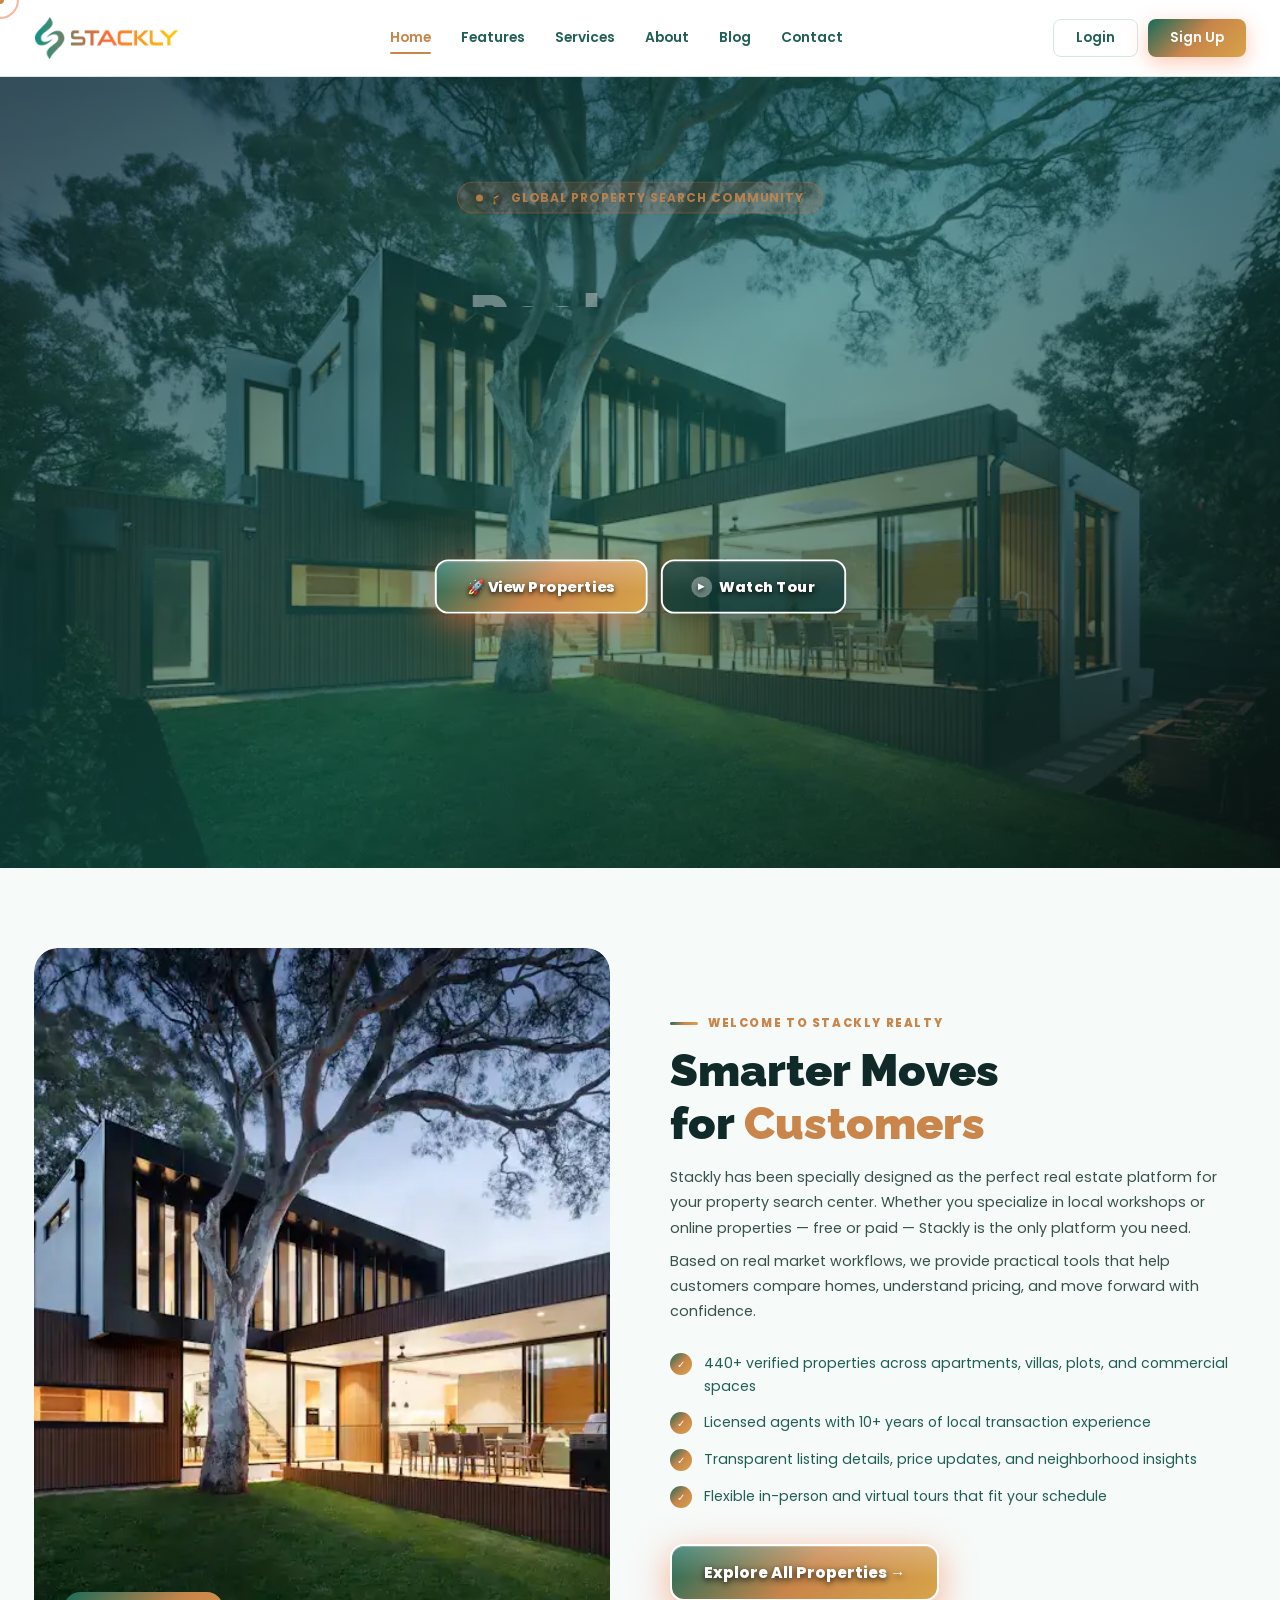
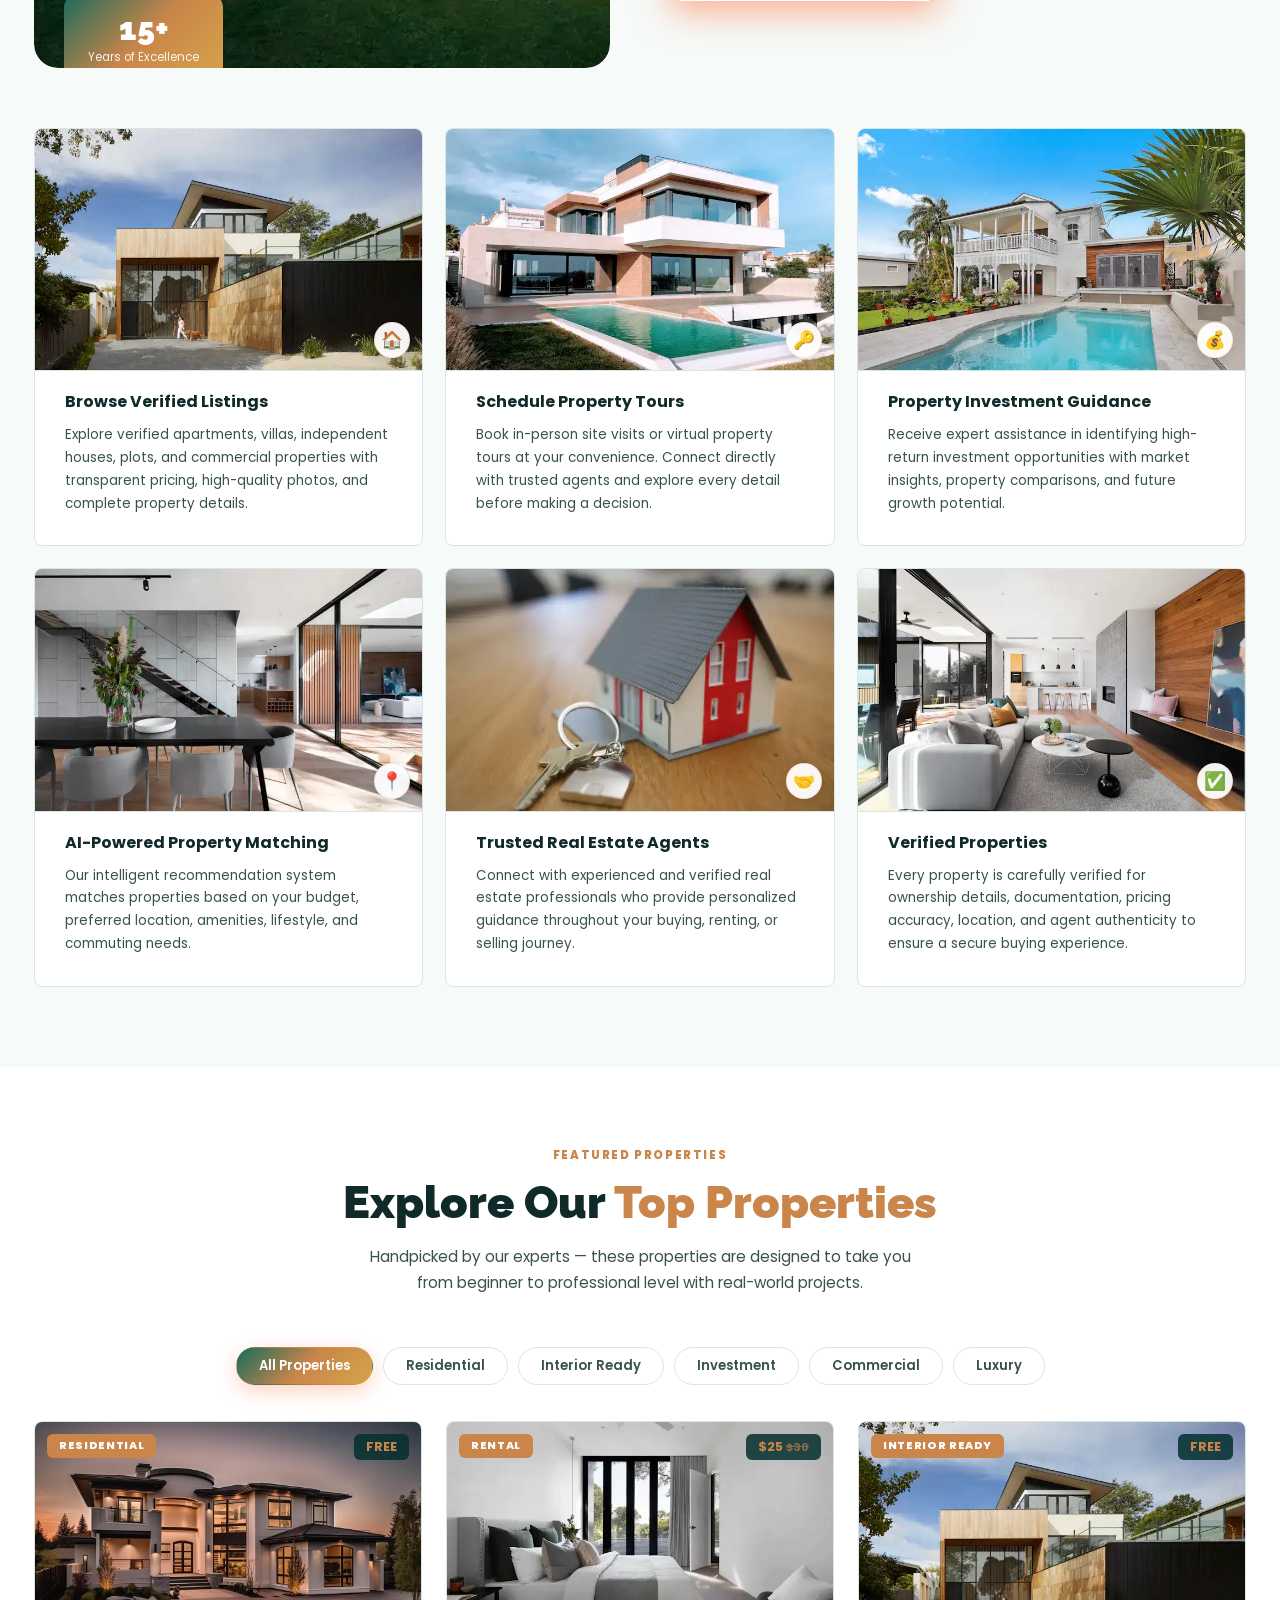
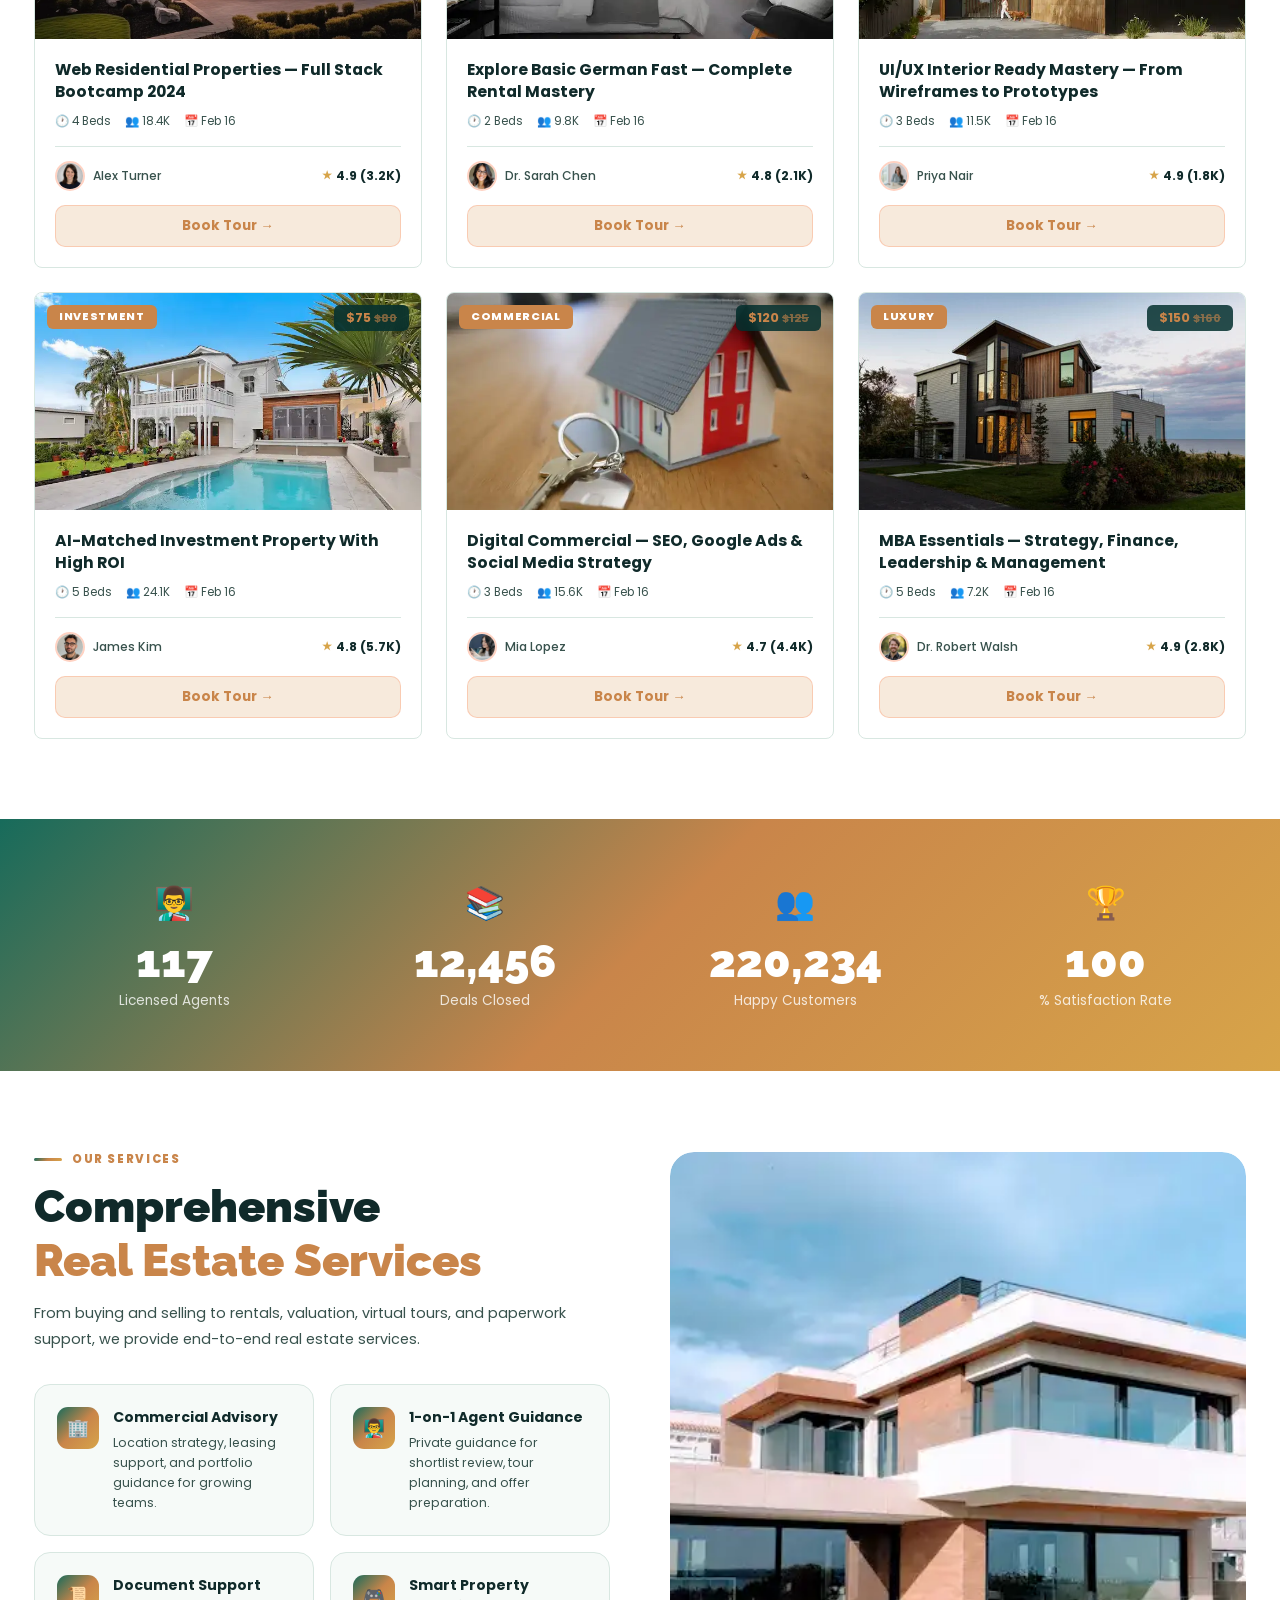
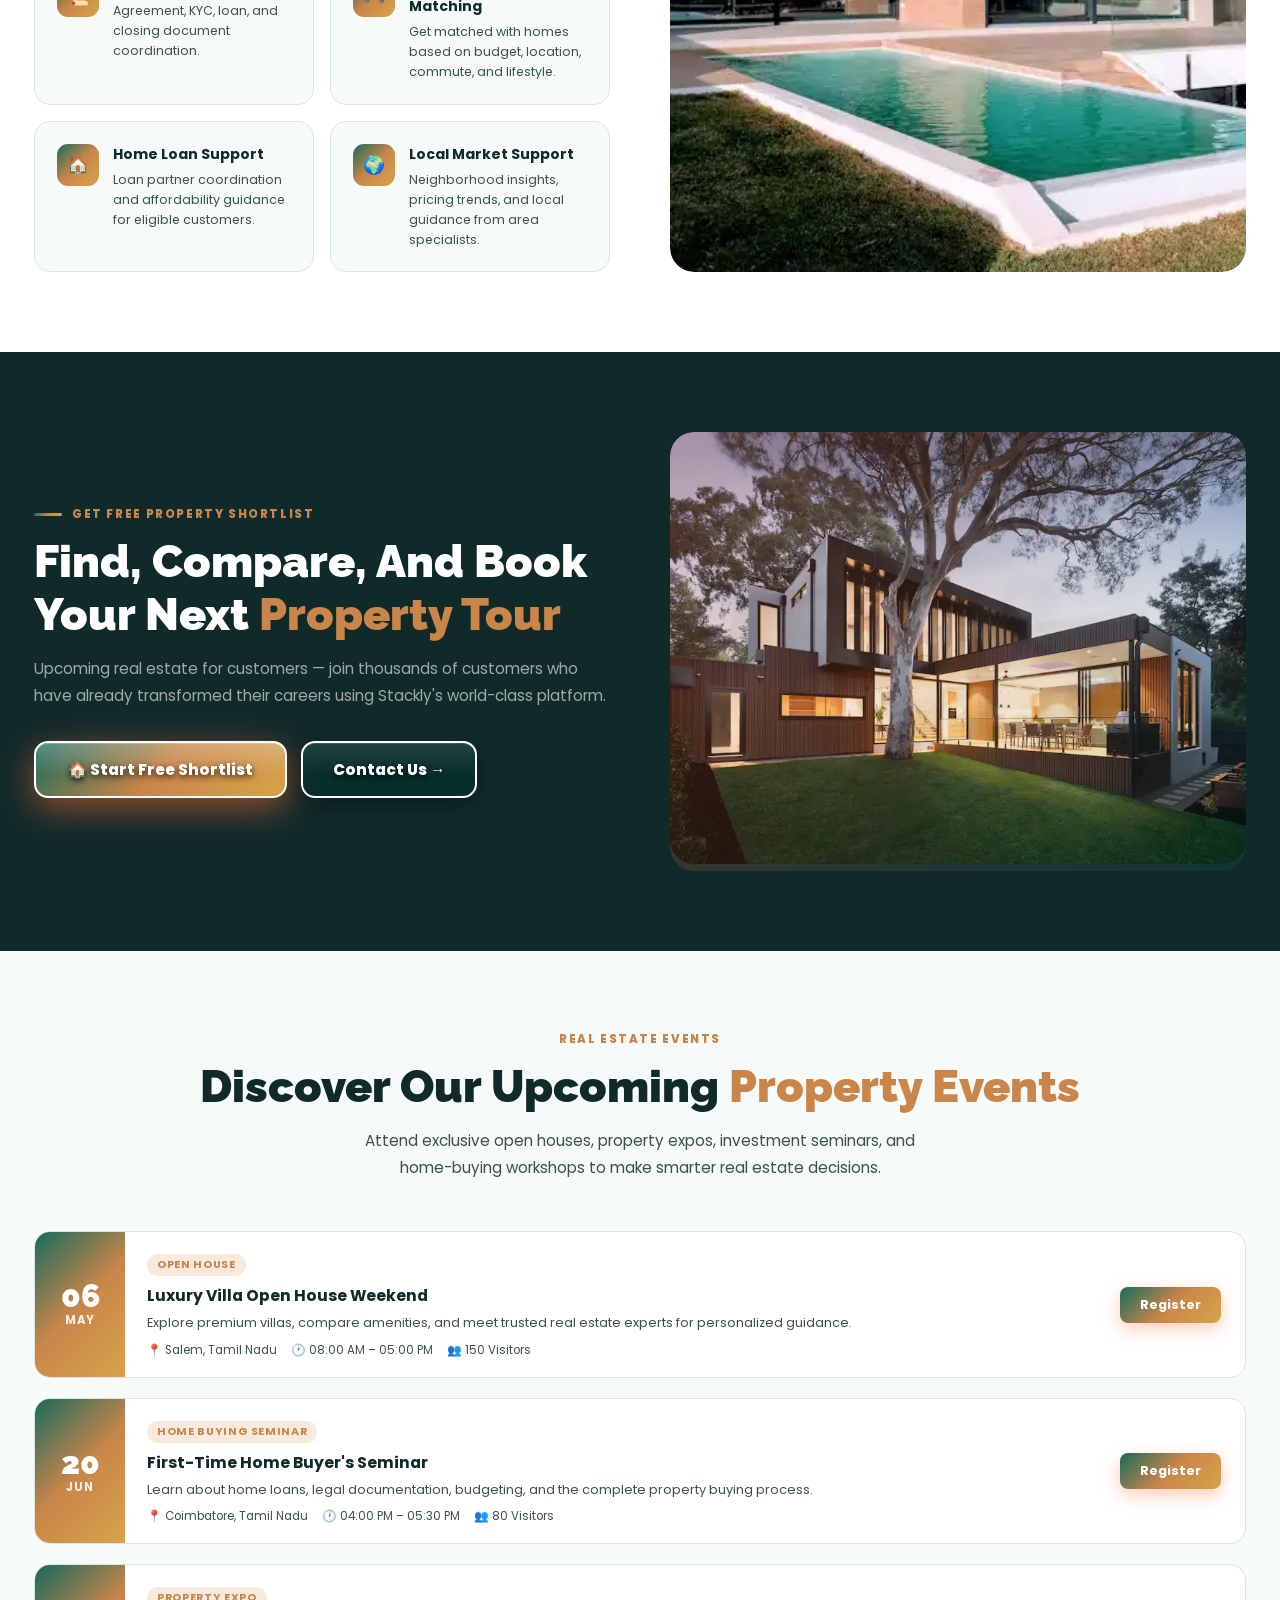
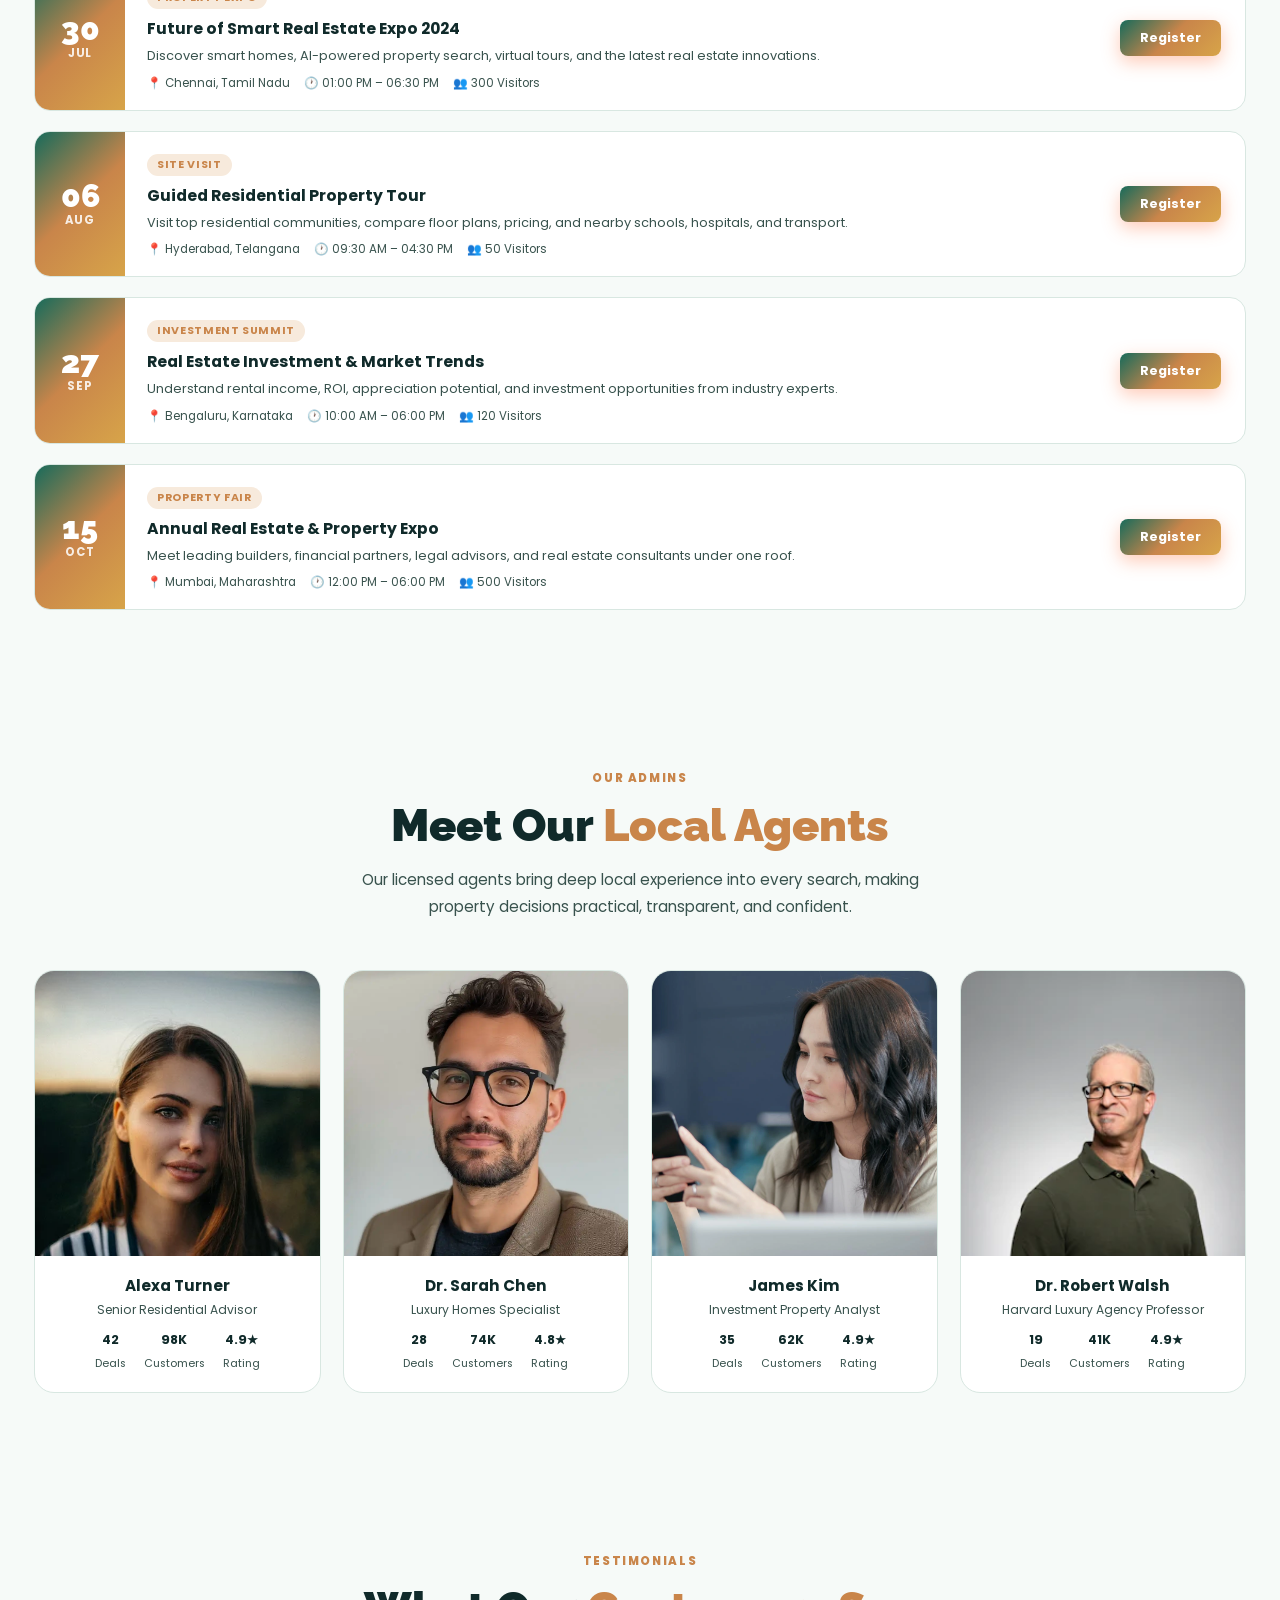
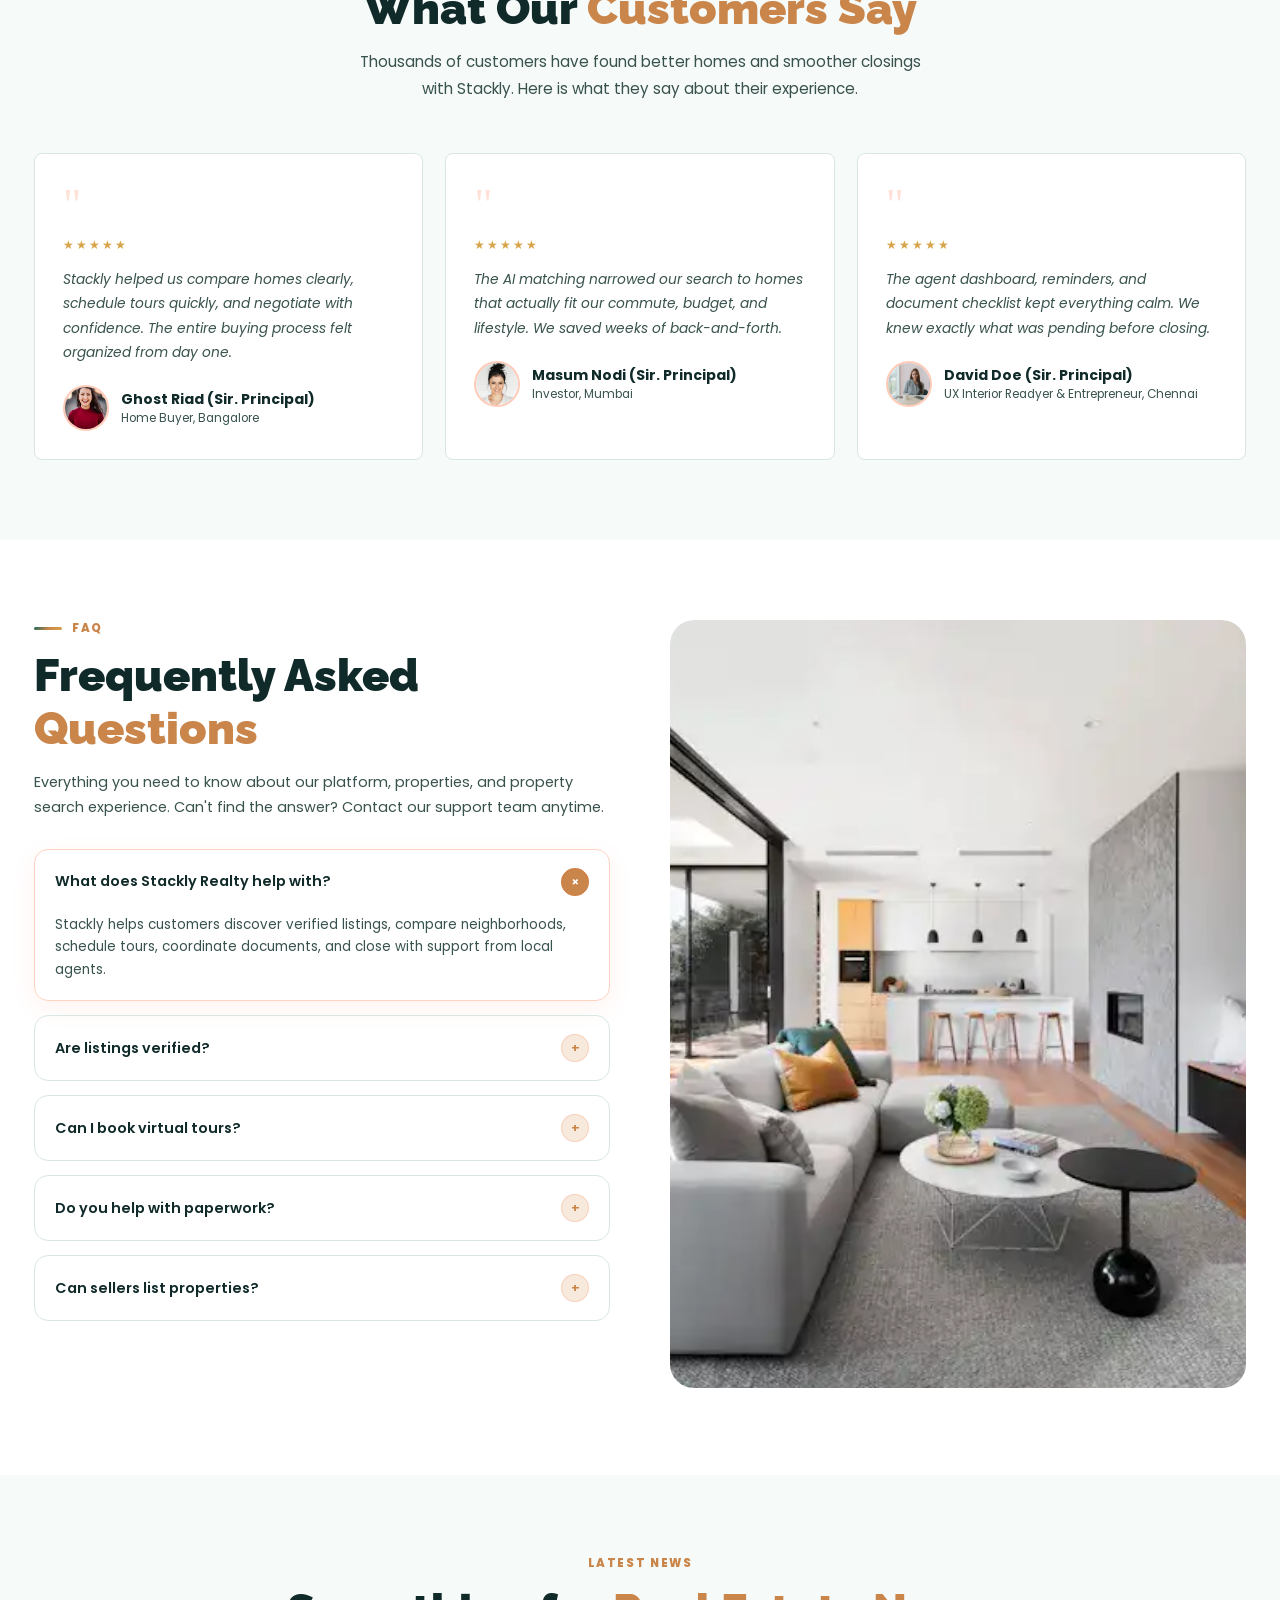
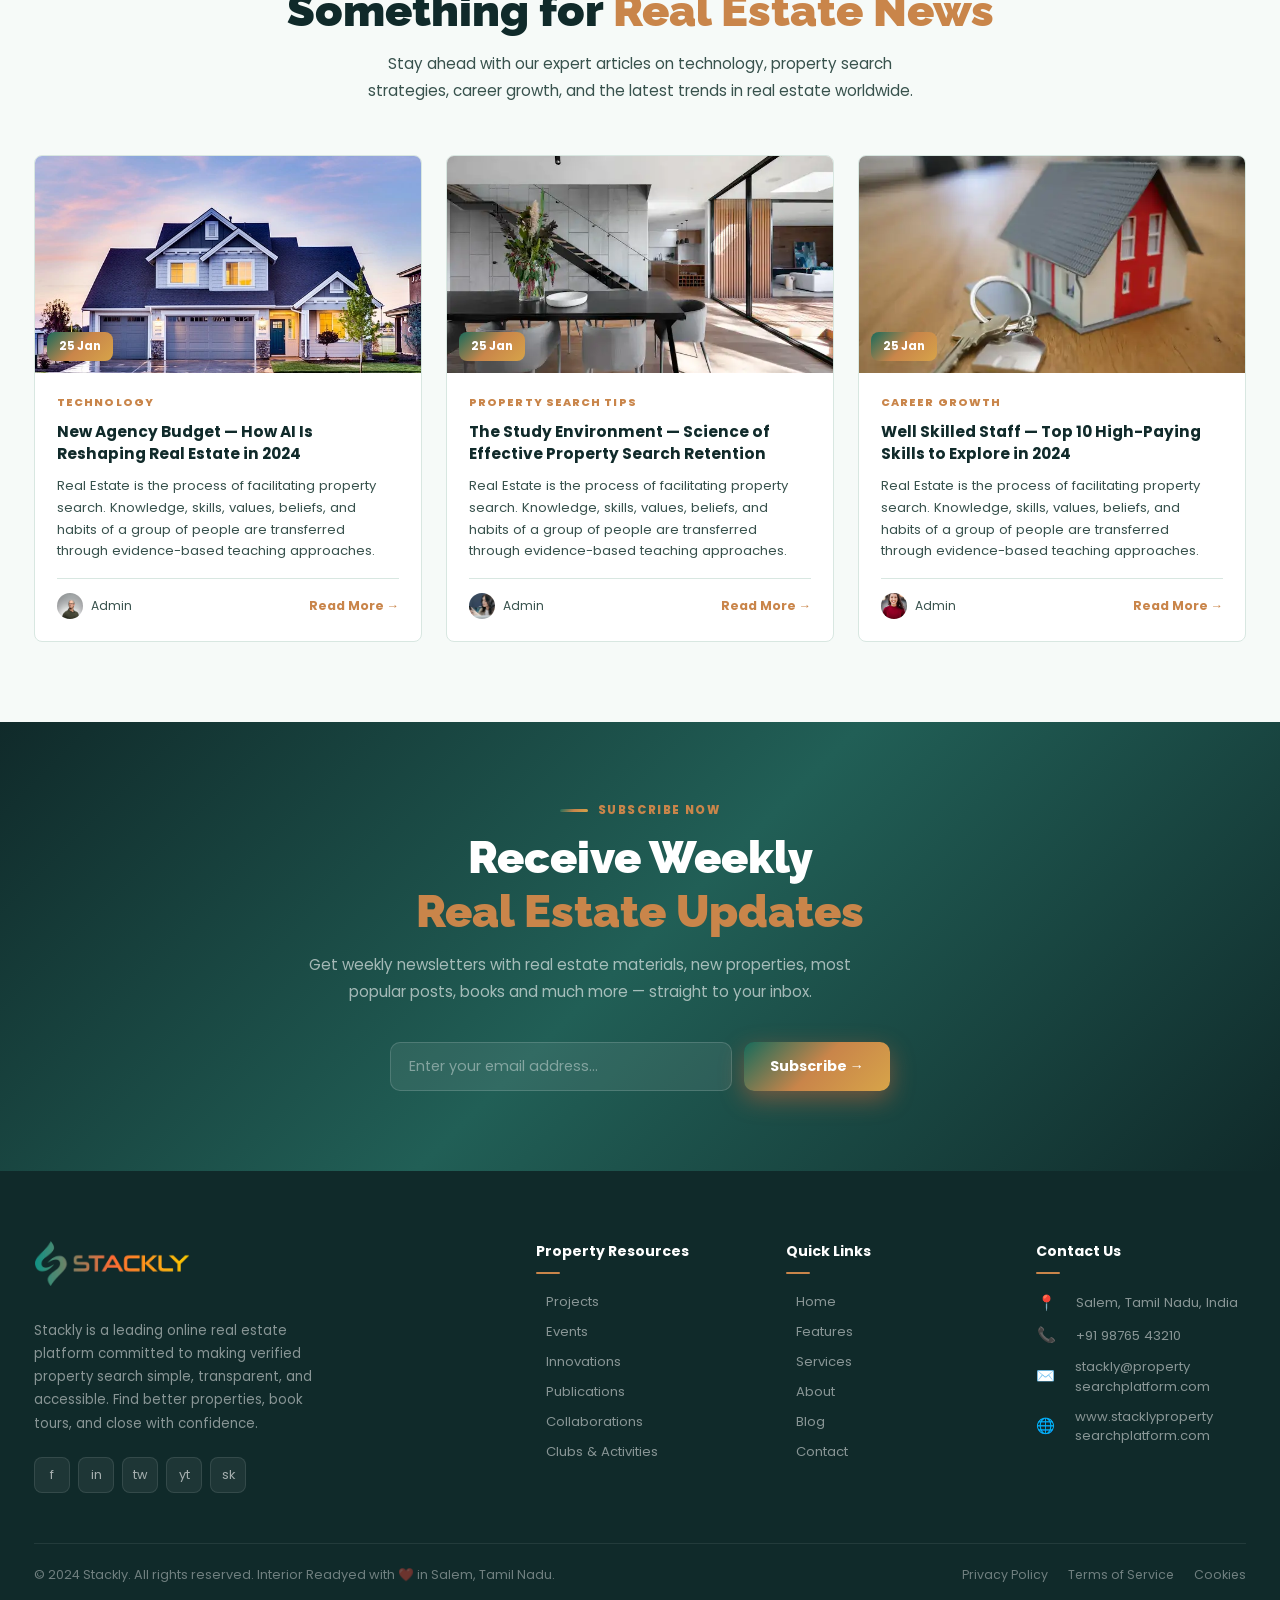
<file: index.html>
<!DOCTYPE html>
<html lang="en">
<head>
<meta charset="UTF-8">
<meta name="viewport" content="width=device-width, initial-scale=1.0">
<title>Stackly – Find Your Next Home With Confidence</title>
<link href="https://fonts.googleapis.com/css2?family=Poppins:wght@300;400;500;600;700;800;900&family=Raleway:wght@400;600;700;800;900&display=swap" rel="stylesheet">
<!-- GSAP CDN -->
<script src="https://cdnjs.cloudflare.com/ajax/libs/gsap/3.12.5/gsap.min.js"></script>
<link rel="stylesheet" href="index.css">
</head>
<body>

<!-- CURSOR -->
<div id="cur-dot"></div>
<div id="cur-ring"></div>

<!-- LOADER -->
<div id="loader">
  <div class="loader-edu-wrapper">
    <svg class="loader-edu-icon" viewBox="0 0 24 24" fill="none" xmlns="http://www.w3.org/2000/svg">
      <defs>
        <linearGradient id="eduGrad" x1="0%" y1="0%" x2="100%" y2="100%">
          <stop offset="0%" stop-color="#0d9488" />
          <stop offset="50%" stop-color="#ff6b35" />
          <stop offset="100%" stop-color="#ffcc00" />
        </linearGradient>
        <linearGradient id="eduGradFill" x1="0%" y1="0%" x2="100%" y2="100%">
          <stop offset="0%" stop-color="#0d9488" stop-opacity="0.1" />
          <stop offset="50%" stop-color="#ff6b35" stop-opacity="0.1" />
          <stop offset="100%" stop-color="#ffcc00" stop-opacity="0.1" />
        </linearGradient>
      </defs>
      <path d="M6 12v5c0 2 2 3 6 3s6-1 6-3v-5" stroke="url(#eduGrad)" stroke-width="2" stroke-linecap="round" stroke-linejoin="round" fill="url(#eduGradFill)"/>
      <path d="M2 10l10-5 10 5-10 5z" stroke="url(#eduGrad)" stroke-width="2" stroke-linecap="round" stroke-linejoin="round" fill="url(#eduGradFill)"/>
      <path d="M22 10v6" stroke="url(#eduGrad)" stroke-width="2" stroke-linecap="round" stroke-linejoin="round"/>
    </svg>
  </div>
  <div class="ld-logo">
    <img src="logo_gold.webp" alt="Stackly Logo" class="loader-logo-img">
  </div>
  <div class="ld-bar-bg"><div class="ld-bar"></div></div>
  <div class="ld-words">Loading your future...</div>
</div>

<!-- SCROLL TOP -->
<div id="scrolltop" onclick="window.scrollTo({top:0,behavior:'smooth'})">↑</div>



<!-- NAVBAR -->
<nav id="navbar" >
  <div class="nav-inner">
    <a href="index.html" class="nav-logo">
      <img src="logo_gold.webp" alt="Stackly Logo" class="nav-logo-img">
    </a>
    <ul class="nav-menu">
      <li><a href="index.html" class="active">Home</a></li>
      <li><a href="features.html">Features</a></li>
      <li><a href="services.html">Services</a></li>
      <li><a href="about.html">About</a></li>
      <li><a href="blog.html">Blog</a></li>
      <li><a href="contact.html">Contact</a></li>
    </ul>
    <div class="nav-actions">
      <button class="btn-login" onclick="location.href='login.html'">Login</button>
      <button class="btn-register" onclick="location.href='signup.html'">Sign Up</button>
    </div>
    <div class="hamburger" id="ham">
      <span></span><span></span><span></span>
    </div>
  </div>
</nav>

<!-- MOBILE MENU -->
<div id="mob-menu">
  <span id="mob-close">✕</span>
  <div class="mob-menu-logo">
    <img src="logo_gold.webp" alt="Stackly Logo" style="height: 48px; object-fit: contain;">
  </div>
  <div class="mob-menu-links">
    <a href="index.html" class="active">Home</a>
    <a href="features.html">Features</a>
    <a href="services.html">Services</a>
    <a href="about.html">About</a>
    <a href="blog.html">Blog</a>
    <a href="contact.html">Contact</a>
  </div>
  <div class="mob-menu-actions">
    <a href="login.html" class="mob-menu-btn secondary">Login</a>
    <a href="signup.html" class="mob-menu-btn">Sign Up</a>
  </div>
</div>

<!-- ============================================================ -->
<!-- HERO -->
<!-- ============================================================ -->
<section id="hero">
  <div class="hero-video-container">
    <div class="video-overlay"></div>
    <video class="hero-video active" src="videos/video1.mp4" autoplay loop muted playsinline preload="auto"></video>
  </div>
  <div class="container">
    <div class="hero-inner">
      <div class="hero-content">
        <div class="hero-badge rv" id="hero-badge"><span class="badge-pulse"></span><span class="badge-text">Trusted By Home Buyers And Sellers</span></div>
        <h1 class="rv d1" id="hero-title">Real Estate<br><span class="hl">Made Simple</span><br>For You</h1>
        <p class="hero-sub rv d2" id="hero-sub">We help customers discover verified homes, compare neighborhoods, schedule tours, and close deals with a trusted real estate team.</p>
        <div class="hero-btns rv d3">
          <a href="404.html" class="hbtn-main">🚀 View Properties</a>
          <a href="404.html" class="hbtn-ghost"><span class="play-wrap">▶</span> Watch Tour</a>
        </div>
        <div class="hero-stats rv d4">
          <div>
            <div class="hstat-num">440<em>+</em></div>
            <div class="hstat-label">Active Listings</div>
          </div>
          <div>
            <div class="hstat-num">220<em>K</em></div>
            <div class="hstat-label">Happy Customers</div>
          </div>
          <div>
            <div class="hstat-num">117<em>+</em></div>
            <div class="hstat-label">Local Agents</div>
          </div>
        </div>
      </div>
    </div>
  </div>
</section>

<!-- ============================================================ -->
<!-- FEATURES / WELCOME -->
<!-- ============================================================ -->
<section id="features">
  <div class="container">
    <div class="features-intro">
      <div class="fi-img-wrap rv-l">
        <img src="downloaded_images/real-estate-hero.webp" alt="Welcome to Stackly Realty">
        <div class="fi-badge">
          <div class="num">15+</div>
          <div class="lbl">Years of Excellence</div>
        </div>
      </div>
      <div class="rv-r">
        <div class="sec-eyebrow">Welcome to Stackly Realty</div>
        <h2 class="sec-title">Smarter Moves<br>for <span>Customers</span></h2>
        <p style="color:var(--gray);font-size:.9rem;line-height:1.75;margin-bottom:8px;">Stackly has been specially designed as the perfect real estate platform for your property search center. Whether you specialize in local workshops or online properties — free or paid — Stackly is the only platform you need.</p>
        <p style="color:var(--gray);font-size:.9rem;line-height:1.75;">Based on real market workflows, we provide practical tools that help customers compare homes, understand pricing, and move forward with confidence.</p>
        <ul class="fi-list">
          <li><span class="fi-check">✓</span>440+ verified properties across apartments, villas, plots, and commercial spaces</li>
          <li><span class="fi-check">✓</span>Licensed agents with 10+ years of local transaction experience</li>
          <li><span class="fi-check">✓</span>Transparent listing details, price updates, and neighborhood insights</li>
          <li><span class="fi-check">✓</span>Flexible in-person and virtual tours that fit your schedule</li>
        </ul>
        <a href="404.html" class="hbtn-main" style="display:inline-flex;width:fit-content;">Explore All Properties →</a>
      </div>
    </div>

   <!-- 3 Feature Cards -->
<div class="features-grid">

  <div class="feat-card rv d1">
    <div class="feat-img">
      <img src="downloaded_images/real-estate-interior.webp" alt="Browse Verified Listings">
      <div class="feat-badge">🏠</div>
    </div>
    <h3>Browse Verified Listings</h3>
    <p>Explore verified apartments, villas, independent houses, plots, and commercial properties with transparent pricing, high-quality photos, and complete property details.</p>
  </div>

  <div class="feat-card rv d2">
    <div class="feat-img">
      <img src="downloaded_images/real-estate-exterior.webp" alt="Schedule Property Tours">
      <div class="feat-badge">🔑</div>
    </div>
    <h3>Schedule Property Tours</h3>
    <p>Book in-person site visits or virtual property tours at your convenience. Connect directly with trusted agents and explore every detail before making a decision.</p>
  </div>

  <div class="feat-card rv d3">
    <div class="feat-img">
      <img src="downloaded_images/real-estate-listing.webp" alt="Property Investment Guidance">
      <div class="feat-badge">💰</div>
    </div>
    <h3>Property Investment Guidance</h3>
    <p>Receive expert assistance in identifying high-return investment opportunities with market insights, property comparisons, and future growth potential.</p>
  </div>

  <div class="feat-card rv d1">
    <div class="feat-img">
      <img src="downloaded_images/real-estate-living.webp" alt="AI-Powered Matching">
      <div class="feat-badge">📍</div>
    </div>
    <h3>AI-Powered Property Matching</h3>
    <p>Our intelligent recommendation system matches properties based on your budget, preferred location, amenities, lifestyle, and commuting needs.</p>
  </div>

  <div class="feat-card rv d2">
    <div class="feat-img">
      <img src="downloaded_images/real-estate-agent.webp" alt="Trusted Real Estate Agents">
      <div class="feat-badge">🤝</div>
    </div>
    <h3>Trusted Real Estate Agents</h3>
    <p>Connect with experienced and verified real estate professionals who provide personalized guidance throughout your buying, renting, or selling journey.</p>
  </div>

  <div class="feat-card rv d3">
    <div class="feat-img">
      <img src="downloaded_images/real-estate-kitchen.webp" alt="Verified Properties">
      <div class="feat-badge">✅</div>
    </div>
    <h3>Verified Properties</h3>
    <p>Every property is carefully verified for ownership details, documentation, pricing accuracy, location, and agent authenticity to ensure a secure buying experience.</p>
  </div>

</div>
</div>
</section>

<!-- ============================================================ -->
<!-- COURSES -->
<!-- ============================================================ -->
<section id="properties">
  <div class="container">
    <div class="sec-head rv">
      <div class="sec-eyebrow">Featured Properties</div>
      <h2 class="sec-title">Explore Our <span>Top Properties</span></h2>
      <p class="sec-desc">Handpicked by our experts — these properties are designed to take you from beginner to professional level with real-world projects.</p>
    </div>
    <div class="properties-tabs rv">
    <button class="ctab active" data-filter="All">All Properties</button>
    <button class="ctab" data-filter="Residential">Residential</button>
    <button class="ctab" data-filter="Interior Ready">Interior Ready</button>
    <button class="ctab" data-filter="Investment">Investment</button>
    <button class="ctab" data-filter="Commercial">Commercial</button>
    <button class="ctab" data-filter="Luxury">Luxury</button>
</div>
    <div class="properties-grid">
      <div class="property-card rv d1" data-category="Residential">
        <div class="cc-img">
          <img src="downloaded_images/house1.webp" alt="Web Dev">
          <span class="cc-label">Residential</span>
          <span class="cc-price">FREE</span>
          <div class="cc-overlay"></div>
        </div>
        <div class="cc-body">
          <div class="cc-title">Web Residential Properties — Full Stack Bootcamp 2024</div>
          <div class="cc-meta">
            <span>🕐 4 Beds</span>
            <span>👥 18.4K</span>
            <span>📅 Feb 16</span>
          </div>
          <div class="cc-foot">
            <div class="cc-tutor">
              <img src="downloaded_images/a1.webp" alt="">
              <span>Alex Turner</span>
            </div>
            <div class="cc-rating"><span class="cc-stars">★</span>4.9 (3.2K)</div>
          </div>
          <button class="cc-btn" type="button" onclick="location.href='404.html'">Book Tour →</button>
        </div>
      </div>
      <div class="property-card rv d2" data-category="Residential">
        <div class="cc-img">
          <img src="downloaded_images/real-estate-condo.webp" alt="German">
          <span class="cc-label">Rental</span>
          <span class="cc-price">$25 <s style="font-size:.7rem;opacity:.6">$30</s></span>
          <div class="cc-overlay"></div>
        </div>
        <div class="cc-body">
          <div class="cc-title">Explore Basic German Fast — Complete Rental Mastery</div>
          <div class="cc-meta">
            <span>🕐 2 Beds</span>
            <span>👥 9.8K</span>
            <span>📅 Feb 16</span>
          </div>
          <div class="cc-foot">
            <div class="cc-tutor">
              <img src="downloaded_images/a2.webp" alt="">
              <span>Dr. Sarah Chen</span>
            </div>
            <div class="cc-rating"><span class="cc-stars">★</span>4.8 (2.1K)</div>
          </div>
          <button class="cc-btn" type="button" onclick="location.href='404.html'">Book Tour →</button>
        </div>
      </div>
      <div class="property-card rv d3" data-category="Interior Ready">
        <div class="cc-img">
          <img src="downloaded_images/real-estate-interior.webp" alt="Interior Ready">
          <span class="cc-label">Interior Ready</span>
          <span class="cc-price">FREE</span>
          <div class="cc-overlay"></div>
        </div>
        <div class="cc-body">
          <div class="cc-title">UI/UX Interior Ready Mastery — From Wireframes to Prototypes</div>
          <div class="cc-meta">
            <span>🕐 3 Beds</span>
            <span>👥 11.5K</span>
            <span>📅 Feb 16</span>
          </div>
          <div class="cc-foot">
            <div class="cc-tutor">
              <img src="downloaded_images/w5.webp" alt="">
              <span>Priya Nair</span>
            </div>
            <div class="cc-rating"><span class="cc-stars">★</span>4.9 (1.8K)</div>
          </div>
          <button class="cc-btn" type="button" onclick="location.href='404.html'">Book Tour →</button>
        </div>
      </div>
      <div class="property-card rv d1" data-category="Investment">
        <div class="cc-img">
          <img src="downloaded_images/real-estate-listing.webp" alt="Investment">
          <span class="cc-label">Investment</span>
          <span class="cc-price">$75 <s style="font-size:.7rem;opacity:.6">$80</s></span>
          <div class="cc-overlay"></div>
        </div>
        <div class="cc-body">
          <div class="cc-title">AI-Matched Investment Property With High ROI</div>
          <div class="cc-meta">
            <span>🕐 5 Beds</span>
            <span>👥 24.1K</span>
            <span>📅 Feb 16</span>
          </div>
          <div class="cc-foot">
            <div class="cc-tutor">
              <img src="downloaded_images/a3.webp" alt="">
              <span>James Kim</span>
            </div>
            <div class="cc-rating"><span class="cc-stars">★</span>4.8 (5.7K)</div>
          </div>
          <button class="cc-btn" type="button" onclick="location.href='404.html'">Book Tour →</button>
        </div>
      </div>
      <div class="property-card rv d2" data-category="Commercial">
        <div class="cc-img">
          <img src="downloaded_images/real-estate-agent.webp" alt="Commercial">
          <span class="cc-label">Commercial</span>
          <span class="cc-price">$120 <s style="font-size:.7rem;opacity:.6">$125</s></span>
          <div class="cc-overlay"></div>
        </div>
        <div class="cc-body">
          <div class="cc-title">Digital Commercial — SEO, Google Ads & Social Media Strategy</div>
          <div class="cc-meta">
            <span>🕐 3 Beds</span>
            <span>👥 15.6K</span>
            <span>📅 Feb 16</span>
          </div>
          <div class="cc-foot">
            <div class="cc-tutor">
              <img src="downloaded_images/w3.webp" alt="">
              <span>Mia Lopez</span>
            </div>
            <div class="cc-rating"><span class="cc-stars">★</span>4.7 (4.4K)</div>
          </div>
          <button class="cc-btn" type="button" onclick="location.href='404.html'">Book Tour →</button>
        </div>
      </div>
      <div class="property-card rv d3" data-category="Luxury">
        <div class="cc-img">
          <img src="downloaded_images/house2.webp" alt="Luxury">
          <span class="cc-label">Luxury</span>
          <span class="cc-price">$150 <s style="font-size:.7rem;opacity:.6">$160</s></span>
          <div class="cc-overlay"></div>
        </div>
        <div class="cc-body">
          <div class="cc-title">MBA Essentials — Strategy, Finance, Leadership & Management</div>
          <div class="cc-meta">
            <span>🕐 5 Beds</span>
            <span>👥 7.2K</span>
            <span>📅 Feb 16</span>
          </div>
          <div class="cc-foot">
            <div class="cc-tutor">
              <img src="downloaded_images/a4.webp" alt="">
              <span>Dr. Robert Walsh</span>
            </div>
            <div class="cc-rating"><span class="cc-stars">★</span>4.9 (2.8K)</div>
          </div>
          <button class="cc-btn" type="button" onclick="location.href='404.html'">Book Tour →</button>
        </div>
      </div>
    </div>
  </div>
</section>

<!-- ============================================================ -->
<!-- STATS BAND -->
<!-- ============================================================ -->
<section id="stats">
  <div class="container">
    <div class="stats-inner">
      <div class="stat-block rv d1">
        <div class="ico">👨‍🏫</div>
        <div class="num" data-target="117">0</div>
        <div class="lab">Licensed Agents</div>
      </div>
      <div class="stat-block rv d2">
        <div class="ico">📚</div>
        <div class="num" data-target="12456">0</div>
        <div class="lab">Deals Closed</div>
      </div>
      <div class="stat-block rv d3">
        <div class="ico">👥</div>
        <div class="num" data-target="220234">0</div>
        <div class="lab">Happy Customers</div>
      </div>
      <div class="stat-block rv d4">
        <div class="ico">🏆</div>
        <div class="num" data-target="100">0</div>
        <div class="lab">% Satisfaction Rate</div>
      </div>
    </div>
  </div>
</section>

<!-- ============================================================ -->
<!-- SERVICES -->
<!-- ============================================================ -->
<section id="services">
  <div class="container">
    <div class="services-inner">
      <div>
        <div class="sec-eyebrow rv">Our Services</div>
        <h2 class="sec-title rv">Comprehensive<br><span>Real Estate Services</span></h2>
        <p style="color:var(--gray);font-size:.9rem;line-height:1.75;margin-bottom:32px;" class="rv">From buying and selling to rentals, valuation, virtual tours, and paperwork support, we provide end-to-end real estate services.</p>
        <div class="svc-grid">
          <div class="svc-item rv d1">
            <div class="svc-ico">🏢</div>
            <div class="svc-body"><h4>Commercial Advisory</h4><p>Location strategy, leasing support, and portfolio guidance for growing teams.</p></div>
          </div>
          <div class="svc-item rv d2">
            <div class="svc-ico">👨‍🏫</div>
            <div class="svc-body"><h4>1-on-1 Agent Guidance</h4><p>Private guidance for shortlist review, tour planning, and offer preparation.</p></div>
          </div>
          <div class="svc-item rv d3">
            <div class="svc-ico">📜</div>
            <div class="svc-body"><h4>Document Support</h4><p>Agreement, KYC, loan, and closing document coordination.</p></div>
          </div>
          <div class="svc-item rv d1">
            <div class="svc-ico">🎮</div>
            <div class="svc-body"><h4>Smart Property Matching</h4><p>Get matched with homes based on budget, location, commute, and lifestyle.</p></div>
          </div>
          <div class="svc-item rv d2">
            <div class="svc-ico">🏠</div>
            <div class="svc-body"><h4>Home Loan Support</h4><p>Loan partner coordination and affordability guidance for eligible customers.</p></div>
          </div>
          <div class="svc-item rv d3">
            <div class="svc-ico">🌍</div>
            <div class="svc-body"><h4>Local Market Support</h4><p>Neighborhood insights, pricing trends, and local guidance from area specialists.</p></div>
          </div>
        </div>
      </div>
      <div class="svc-img-side rv-r">
        <img src="downloaded_images/real-estate-exterior.webp" alt="Services">
      </div>
    </div>
  </div>
</section>

<!-- ============================================================ -->
<!-- CTA BAND / FREE COURSES -->
<!-- ============================================================ -->
<section id="cta-band">
  <div class="container">
    <div class="cta-inner">
      <div class="cta-text">
        <div class="sec-eyebrow rv">Get Free Property Shortlist</div>
        <h2 class="sec-title rv">Find, Compare, And Book<br>Your Next <span>Property Tour</span></h2>
        <p class="sec-desc rv">Upcoming real estate for customers — join thousands of customers who have already transformed their careers using Stackly's world-class platform.</p>
        <div class="rv" style="display:flex;gap:14px;flex-wrap:wrap;">
          <a href="404.html" class="hbtn-main">🏠 Start Free Shortlist</a>
          <a href="404.html" class="hbtn-ghost">Contact Us →</a>
        </div>
      </div>
      <div class="cta-img rv-r">
        <img src="downloaded_images/real-estate-hero.webp" alt="Free Properties">
      </div>
    </div>
  </div>
</section>

<!-- ============================================================ -->
<!-- EVENTS -->
<!-- ============================================================ -->
<section id="events">
  <div class="container">
    <div class="sec-head rv">
      <div class="sec-eyebrow">Real Estate Events</div>
      <h2 class="sec-title">Discover Our Upcoming <span>Property Events</span></h2>
      <p class="sec-desc">Attend exclusive open houses, property expos, investment seminars, and home-buying workshops to make smarter real estate decisions.</p>
    </div>

    <div class="events-list">

      <div class="event-card rv d1">
        <div class="ev-date">
          <div class="ev-day">06</div>
          <div class="ev-mon">May</div>
        </div>
        <div class="ev-body">
          <span class="ev-tag">Open House</span>
          <h4>Luxury Villa Open House Weekend</h4>
          <p>Explore premium villas, compare amenities, and meet trusted real estate experts for personalized guidance.</p>
          <div class="ev-meta">
            <span>📍 Salem, Tamil Nadu</span>
            <span>🕐 08:00 AM – 05:00 PM</span>
            <span>👥 150 Visitors</span>
          </div>
        </div>
        <div class="ev-action">
          <button class="ev-reg" type="button" onclick="location.href='404.html'">Register</button>
        </div>
      </div>

      <div class="event-card rv d2">
        <div class="ev-date">
          <div class="ev-day">20</div>
          <div class="ev-mon">Jun</div>
        </div>
        <div class="ev-body">
          <span class="ev-tag">Home Buying Seminar</span>
          <h4>First-Time Home Buyer's Seminar</h4>
          <p>Learn about home loans, legal documentation, budgeting, and the complete property buying process.</p>
          <div class="ev-meta">
            <span>📍 Coimbatore, Tamil Nadu</span>
            <span>🕐 04:00 PM – 05:30 PM</span>
            <span>👥 80 Visitors</span>
          </div>
        </div>
        <div class="ev-action">
          <button class="ev-reg" type="button" onclick="location.href='404.html'">Register</button>
        </div>
      </div>

      <div class="event-card rv d3">
        <div class="ev-date">
          <div class="ev-day">30</div>
          <div class="ev-mon">Jul</div>
        </div>
        <div class="ev-body">
          <span class="ev-tag">Property Expo</span>
          <h4>Future of Smart Real Estate Expo 2024</h4>
          <p>Discover smart homes, AI-powered property search, virtual tours, and the latest real estate innovations.</p>
          <div class="ev-meta">
            <span>📍 Chennai, Tamil Nadu</span>
            <span>🕐 01:00 PM – 06:30 PM</span>
            <span>👥 300 Visitors</span>
          </div>
        </div>
        <div class="ev-action">
          <button class="ev-reg" type="button" onclick="location.href='404.html'">Register</button>
        </div>
      </div>

      <div class="event-card rv d1">
        <div class="ev-date">
          <div class="ev-day">06</div>
          <div class="ev-mon">Aug</div>
        </div>
        <div class="ev-body">
          <span class="ev-tag">Site Visit</span>
          <h4>Guided Residential Property Tour</h4>
          <p>Visit top residential communities, compare floor plans, pricing, and nearby schools, hospitals, and transport.</p>
          <div class="ev-meta">
            <span>📍 Hyderabad, Telangana</span>
            <span>🕐 09:30 AM – 04:30 PM</span>
            <span>👥 50 Visitors</span>
          </div>
        </div>
        <div class="ev-action">
          <button class="ev-reg" type="button" onclick="location.href='404.html'">Register</button>
        </div>
      </div>

      <div class="event-card rv d2">
        <div class="ev-date">
          <div class="ev-day">27</div>
          <div class="ev-mon">Sep</div>
        </div>
        <div class="ev-body">
          <span class="ev-tag">Investment Summit</span>
          <h4>Real Estate Investment & Market Trends</h4>
          <p>Understand rental income, ROI, appreciation potential, and investment opportunities from industry experts.</p>
          <div class="ev-meta">
            <span>📍 Bengaluru, Karnataka</span>
            <span>🕐 10:00 AM – 06:00 PM</span>
            <span>👥 120 Visitors</span>
          </div>
        </div>
        <div class="ev-action">
          <button class="ev-reg" type="button" onclick="location.href='404.html'">Register</button>
        </div>
      </div>

      <div class="event-card rv d3">
        <div class="ev-date">
          <div class="ev-day">15</div>
          <div class="ev-mon">Oct</div>
        </div>
        <div class="ev-body">
          <span class="ev-tag">Property Fair</span>
          <h4>Annual Real Estate & Property Expo</h4>
          <p>Meet leading builders, financial partners, legal advisors, and real estate consultants under one roof.</p>
          <div class="ev-meta">
            <span>📍 Mumbai, Maharashtra</span>
            <span>🕐 12:00 PM – 06:00 PM</span>
            <span>👥 500 Visitors</span>
          </div>
        </div>
        <div class="ev-action">
          <button class="ev-reg" type="button" onclick="location.href='404.html'">Register</button>
        </div>
      </div>

    </div>
  </div>
</section>


<!-- ============================================================ -->
<!-- TEACHERS -->
<!-- ============================================================ -->
<section id="admins" style="background:var(--light)">
  <div class="container">
    <div class="sec-head rv">
      <div class="sec-eyebrow">Our Admins</div>
      <h2 class="sec-title">Meet Our <span>Local Agents</span></h2>
      <p class="sec-desc">Our licensed agents bring deep local experience into every search, making property decisions practical, transparent, and confident.</p>
    </div>
    <div class="admins-grid">
      <div class="admin-card rv d1">
        <div class="tc-img">
          <img src="downloaded_images/w7.webp" alt="Alexa Turner">
          <div class="tc-overlay">
            <div class="tc-socials">
              <a href="404.html" class="tc-soc">f</a>
              <a href="404.html" class="tc-soc">in</a>
              <a href="404.html" class="tc-soc">tw</a>
            </div>
          </div>
        </div>
        <div class="tc-info">
          <h4>Alexa Turner</h4>
          <p>Senior Residential Advisor</p>
          <div class="tc-stats">
            <div class="tcs"><span>42</span><small>Deals</small></div>
            <div class="tcs"><span>98K</span><small>Customers</small></div>
            <div class="tcs"><span>4.9★</span><small>Rating</small></div>
          </div>
        </div>
      </div>
      <div class="admin-card rv d2">
        <div class="tc-img">
          <img src="downloaded_images/a3.webp" alt="Dr. Sarah Chen">
          <div class="tc-overlay">
            <div class="tc-socials">
              <a href="404.html" class="tc-soc">f</a>
              <a href="404.html" class="tc-soc">in</a>
              <a href="404.html" class="tc-soc">gh</a>
            </div>
          </div>
        </div>
        <div class="tc-info">
          <h4>Dr. Sarah Chen</h4>
          <p>Luxury Homes Specialist</p>
          <div class="tc-stats">
            <div class="tcs"><span>28</span><small>Deals</small></div>
            <div class="tcs"><span>74K</span><small>Customers</small></div>
            <div class="tcs"><span>4.8★</span><small>Rating</small></div>
          </div>
        </div>
      </div>
      <div class="admin-card rv d3">
        <div class="tc-img">
          <img src="downloaded_images/w3.webp" alt="James Kim">
          <div class="tc-overlay">
            <div class="tc-socials">
              <a href="404.html" class="tc-soc">f</a>
              <a href="404.html" class="tc-soc">in</a>
              <a href="404.html" class="tc-soc">tw</a>
            </div>
          </div>
        </div>
        <div class="tc-info">
          <h4>James Kim</h4>
          <p>Investment Property Analyst</p>
          <div class="tc-stats">
            <div class="tcs"><span>35</span><small>Deals</small></div>
            <div class="tcs"><span>62K</span><small>Customers</small></div>
            <div class="tcs"><span>4.9★</span><small>Rating</small></div>
          </div>
        </div>
      </div>
      <div class="admin-card rv d4">
        <div class="tc-img">
          <img src="downloaded_images/unsplash_1472099645785-5658abf4ff4e_w400_q70.webp" alt="Dr. Robert Walsh">
          <div class="tc-overlay">
            <div class="tc-socials">
              <a href="404.html" class="tc-soc">f</a>
              <a href="404.html" class="tc-soc">in</a>
              <a href="404.html" class="tc-soc">yt</a>
            </div>
          </div>
        </div>
        <div class="tc-info">
          <h4>Dr. Robert Walsh</h4>
          <p>Harvard Luxury Agency Professor</p>
          <div class="tc-stats">
            <div class="tcs"><span>19</span><small>Deals</small></div>
            <div class="tcs"><span>41K</span><small>Customers</small></div>
            <div class="tcs"><span>4.9★</span><small>Rating</small></div>
          </div>
        </div>
      </div>
    </div>
  </div>
</section>

<!-- ============================================================ -->
<!-- TESTIMONIALS -->
<!-- ============================================================ -->
<section id="testimonials">
  <div class="container">
    <div class="sec-head rv">
      <div class="sec-eyebrow">Testimonials</div>
      <h2 class="sec-title">What Our <span>Customers Say</span></h2>
      <p class="sec-desc">Thousands of customers have found better homes and smoother closings with Stackly. Here is what they say about their experience.</p>
    </div>
    <div class="testi-grid">
      <div class="testi-card rv d1">
        <div class="tq">"</div>
        <div class="testi-stars">★★★★★</div>
        <p class="testi-text">Stackly helped us compare homes clearly, schedule tours quickly, and negotiate with confidence. The entire buying process felt organized from day one.</p>
        <div class="testi-author">
          <img src="downloaded_images/unsplash_1494790108377-be9c29b29330_w80_q70.webp" alt="">
          <div>
            <div class="ta-name">Ghost Riad (Sir. Principal)</div>
            <div class="ta-role">Home Buyer, Bangalore</div>
          </div>
        </div>
      </div>
      <div class="testi-card rv d2">
        <div class="tq">"</div>
        <div class="testi-stars">★★★★★</div>
        <p class="testi-text">The AI matching narrowed our search to homes that actually fit our commute, budget, and lifestyle. We saved weeks of back-and-forth.</p>
        <div class="testi-author">
          <img src="downloaded_images/unsplash_1580489944761-15a19d654956_w60_q70.webp" alt="">
          <div>
            <div class="ta-name">Masum Nodi (Sir. Principal)</div>
            <div class="ta-role">Investor, Mumbai</div>
          </div>
        </div>
      </div>
      <div class="testi-card rv d3">
        <div class="tq">"</div>
        <div class="testi-stars">★★★★★</div>
        <p class="testi-text">The agent dashboard, reminders, and document checklist kept everything calm. We knew exactly what was pending before closing.</p>
        <div class="testi-author">
          <img src="downloaded_images/w5.webp" alt="">
          <div>
            <div class="ta-name">David Doe (Sir. Principal)</div>
            <div class="ta-role">UX Interior Readyer & Entrepreneur, Chennai</div>
          </div>
        </div>
      </div>
    </div>
  </div>
</section>

<!-- ============================================================ -->
<!-- FAQ -->
<!-- ============================================================ -->
<section id="faq" style="background:#fff">
  <div class="container">
    <div class="faq-inner">
      <div>
        <div class="sec-eyebrow rv">FAQ</div>
        <h2 class="sec-title rv">Frequently Asked <span>Questions</span></h2>
        <p style="color:var(--gray);font-size:.9rem;line-height:1.75;margin-bottom:28px;" class="rv">Everything you need to know about our platform, properties, and property search experience. Can't find the answer? Contact our support team anytime.</p>
        <div class="faq-list">
          <div class="faq-item rv d1 open">
            <div class="faq-q">What does Stackly Realty help with?<span class="faq-icon">+</span></div>
            <div class="faq-a"><div class="faq-a-inner">Stackly helps customers discover verified listings, compare neighborhoods, schedule tours, coordinate documents, and close with support from local agents.</div></div>
          </div>
          <div class="faq-item rv d2">
            <div class="faq-q">Are listings verified?<span class="faq-icon">+</span></div>
            <div class="faq-a"><div class="faq-a-inner">Featured listings are checked for core details including location, pricing, amenities, availability, and agent contact before they are promoted.</div></div>
          </div>
          <div class="faq-item rv d3">
            <div class="faq-q">Can I book virtual tours?<span class="faq-icon">+</span></div>
            <div class="faq-a"><div class="faq-a-inner">Yes. You can request in-person tours, video walkthroughs, or callback consultations depending on the listing and agent availability.</div></div>
          </div>
          <div class="faq-item rv d1">
            <div class="faq-q">Do you help with paperwork?<span class="faq-icon">+</span></div>
            <div class="faq-a"><div class="faq-a-inner">Our Web Residential curriculum covers everything from HTML basics to advanced full-stack development. Register in our "Full-Stack Web Residential Bootcamp" to build real projects including real estate websites, e-commerce platforms, and more.</div></div>
          </div>
          <div class="faq-item rv d2">
            <div class="faq-q">Can sellers list properties?<span class="faq-icon">+</span></div>
            <div class="faq-a"><div class="faq-a-inner">Yes. Sellers and agencies can add verified properties, manage inquiries, schedule tours, and track customer interest from the dashboard.</div></div>
          </div>
        </div>
      </div>
      <div class="faq-img rv-r">
        <img src="downloaded_images/real-estate-kitchen.webp" alt="FAQ">
      </div>
    </div>
  </div>
</section>

<!-- ============================================================ -->
<!-- BLOG -->
<!-- ============================================================ -->
<section id="blog">
  <div class="container">
    <div class="sec-head rv">
      <div class="sec-eyebrow">Latest News</div>
      <h2 class="sec-title">Something for <span>Real Estate News</span></h2>
      <p class="sec-desc">Stay ahead with our expert articles on technology, property search strategies, career growth, and the latest trends in real estate worldwide.</p>
    </div>
    <div class="blog-grid">
      <div class="blog-card rv d1">
        <div class="bc-img">
          <img src="downloaded_images/house3.webp" alt="Blog 1">
          <div class="bc-date-badge">25 Jan</div>
        </div>
        <div class="bc-body">
          <div class="bc-cat">Technology</div>
          <div class="bc-title">New Agency Budget — How AI Is Reshaping Real Estate in 2024</div>
          <div class="bc-excerpt">Real Estate is the process of facilitating property search. Knowledge, skills, values, beliefs, and habits of a group of people are transferred through evidence-based teaching approaches.</div>
          <div class="bc-foot">
            <div class="bc-author"><img src="downloaded_images/unsplash_1472099645785-5658abf4ff4e_w400_q70.webp" alt="">Admin</div>
            <a href="404.html" class="bc-more">Read More →</a>
          </div>
        </div>
      </div>
      <div class="blog-card rv d2">
        <div class="bc-img">
          <img src="downloaded_images/real-estate-living.webp" alt="Blog 2">
          <div class="bc-date-badge">25 Jan</div>
        </div>
        <div class="bc-body">
          <div class="bc-cat">Property Search Tips</div>
          <div class="bc-title">The Study Environment — Science of Effective Property Search Retention</div>
          <div class="bc-excerpt">Real Estate is the process of facilitating property search. Knowledge, skills, values, beliefs, and habits of a group of people are transferred through evidence-based teaching approaches.</div>
          <div class="bc-foot">
            <div class="bc-author"><img src="downloaded_images/w3.webp" alt="">Admin</div>
            <a href="404.html" class="bc-more">Read More →</a>
          </div>
        </div>
      </div>
      <div class="blog-card rv d3">
        <div class="bc-img">
          <img src="downloaded_images/real-estate-agent.webp" alt="Blog 3">
          <div class="bc-date-badge">25 Jan</div>
        </div>
        <div class="bc-body">
          <div class="bc-cat">Career Growth</div>
          <div class="bc-title">Well Skilled Staff — Top 10 High-Paying Skills to Explore in 2024</div>
          <div class="bc-excerpt">Real Estate is the process of facilitating property search. Knowledge, skills, values, beliefs, and habits of a group of people are transferred through evidence-based teaching approaches.</div>
          <div class="bc-foot">
            <div class="bc-author"><img src="downloaded_images/unsplash_1494790108377-be9c29b29330_w80_q70.webp" alt="">Admin</div>
            <a href="404.html" class="bc-more">Read More →</a>
          </div>
        </div>
      </div>
    </div>
  </div>
</section>

<!-- ============================================================ -->
<!-- SUBSCRIBE -->
<!-- ============================================================ -->
<section id="subscribe">
  <div class="container">
    <div class="subscribe-inner">
      <div class="sec-eyebrow rv" style="justify-content:center;color:var(--orange)">Subscribe Now</div>
      <h2 class="sec-title rv">Receive Weekly<br><span>Real Estate Updates</span></h2>
      <p class="sec-desc rv">Get weekly newsletters with real estate materials, new properties, most popular posts, books and much more — straight to your inbox.</p>
      <form class="sub-form rv" onsubmit="event.preventDefault(); validateSubscription();">
        <input type="email" placeholder="Enter your email address..." required oninput="handleEmailInput()">
        <button type="submit">Subscribe →</button>
      </form>
    </div>
  </div>
</section>


<!-- ============================================================ -->
<!-- FOOTER -->
<!-- ============================================================ -->
<footer>
  <div class="container">
    <div class="footer-grid">
      <div class="fg-brand">
        <a href="index.html" class="nav-logo" style="margin-bottom:12px; display:inline-block;">
          <img src="logo_gold.webp" alt="Stackly Logo" class="footer-logo-img">
        </a>
        <p>Stackly is a leading online real estate platform committed to making verified property search simple, transparent, and accessible. Find better properties, book tours, and close with confidence.</p>
        <div class="foot-soc">
          <a class="fsoc" href="404.html">f</a>
          <a class="fsoc" href="404.html">in</a>
          <a class="fsoc" href="404.html">tw</a>
          <a class="fsoc" href="404.html">yt</a>
          <a class="fsoc" href="404.html">sk</a>
        </div>
      </div>
      <div class="fg-col">
        <h4>Property Resources</h4>
        <ul>
          <li><a href="404.html">Projects</a></li>
          <li><a href="404.html">Events</a></li>
          <li><a href="404.html">Innovations</a></li>
          <li><a href="404.html">Publications</a></li>
          <li><a href="404.html">Collaborations</a></li>
          <li><a href="404.html">Clubs & Activities</a></li>
        </ul>
      </div>
      <div class="fg-col">
      <h4>Quick Links</h4>
        <ul>
          <li><a href="index.html">Home</a></li>
          <li><a href="features.html">Features</a></li>
          <li><a href="services.html">Services</a></li>
          <li><a href="about.html">About</a></li>
          <li><a href="blog.html">Blog</a></li>
          <li><a href="contact.html">Contact</a></li>
        </ul>
      </div>
      <div class="fg-col">
      <h4>Contact Us</h4>
        <ul class="footer-contact-list">
          <li><span class="fc-icon">📍</span> <a href="404.html">Salem, Tamil Nadu, India</a></li>
          <li><span class="fc-icon">📞</span> <a href="404.html">+91 98765 43210</a></li>
          <li><span class="fc-icon">✉️</span> <a href="404.html">stackly@property searchplatform.com</a></li>
          <li><span class="fc-icon">🌐</span> <a href="404.html"> www.stacklyproperty searchplatform.com</a></li>
        </ul>
      </div>
    </div>
    <div class="foot-bottom">
      <p>© 2024 Stackly. All rights reserved. Interior Readyed with ❤️ in Salem, Tamil Nadu.</p>
      <div class="foot-links">
        <a href="404.html">Privacy Policy</a>
        <a href="404.html">Terms of Service</a>
        <a href="404.html">Cookies</a>
      </div>
    </div>
  </div>
</footer>

<!-- ============================================================ -->
<!-- JAVASCRIPT -->
<!-- ============================================================ -->
<script>
/* ===== LOADER TRANSITION ===== */

const logo = document.querySelector('a.nav-logo');
if (logo) {
  logo.addEventListener('click', (e) => {
    e.preventDefault();
    const loader = document.getElementById('loader');
    if (loader) {
      loader.classList.add('show');
      setTimeout(() => {
        window.location.href = logo.getAttribute('href');
      }, 1500);
    } else {
      window.location.href = logo.getAttribute('href');
    }
  });
}

/* ===== CURSOR ===== */
const cd=document.getElementById('cur-dot'),cr=document.getElementById('cur-ring');
let mx=0,my=0,rx=0,ry=0;
document.addEventListener('mousemove',e=>{mx=e.clientX;my=e.clientY});
(function ac(){cd.style.left=mx+'px';cd.style.top=my+'px';rx+=(mx-rx)*.12;ry+=(my-ry)*.12;cr.style.left=rx+'px';cr.style.top=ry+'px';requestAnimationFrame(ac)})();
document.querySelectorAll('a,button,.feat-card,.property-card,.admin-card,.testi-card,.event-card,.blog-card,.svc-item').forEach(el=>{
  el.addEventListener('mouseenter',()=>cr.classList.add('big'));
  el.addEventListener('mouseleave',()=>cr.classList.remove('big'));
});

/* ===== BACKGROUND VIDEO CAROUSEL & GSAP TEXT ANIMATIONS ===== */
const slides = [
  {
    badge: "🎓 Global Property Search Community",
    title: 'Real Estate<br><span class="hl">Made Simple</span><br>For You',
    subtext: "We help customers discover verified homes, compare neighborhoods, schedule tours, and close deals with a trusted real estate team."
  },
  {
    badge: "🏆 Achieve Your Dreams",
    title: 'Unlock Your<br><span class="hl">Academic Success</span><br>Today',
    subtext: "Our programs are designed to empower customers to reach graduation day and excel in their careers. Transform your aspirations into achievements."
  },
  {
    badge: "✨ Celebrate Property Search",
    title: 'Experience the<br><span class="hl">Joy of Property Search</span><br>Every Day',
    subtext: "Join a community where every milestone is celebrated. From day one to graduation, we provide the support you need to succeed with joy."
  }
];

let currentSlideIdx = 0;
const videoElements = document.querySelectorAll('.hero-video');
const badgeTextElement = document.querySelector('#hero-badge .badge-text');
const titleElement = document.querySelector('#hero-title');
const subElement = document.querySelector('#hero-sub');

function splitTextIntoWords(element, htmlContent) {
  const lines = htmlContent.split(/<br\s*\/?>/i);
  let finalHTML = '';
  lines.forEach(line => {
    const tempDiv = document.createElement('div');
    tempDiv.innerHTML = line;
    let lineHTML = '<span class="char-line">';
    tempDiv.childNodes.forEach(node => {
      if (node.nodeType === 3) { // Text node
        const words = node.textContent.split(/\s+/);
        words.forEach(word => {
          if (word) {
            lineHTML += `<span class="char-word">${word}</span> `;
          }
        });
      } else if (node.nodeType === 1) { // Element node
        const words = node.textContent.split(/\s+/);
        const className = node.className;
        words.forEach(word => {
          if (word) {
            lineHTML += `<span class="${className} char-word">${word}</span> `;
          }
        });
      }
    });
    lineHTML += '</span>';
    finalHTML += lineHTML;
  });
  element.innerHTML = finalHTML;
}

function animateSlideText(index) {
  if (typeof gsap === 'undefined') return;
  const slide = slides[index];

  if (badgeTextElement) badgeTextElement.textContent = slide.badge;
  if (titleElement) splitTextIntoWords(titleElement, slide.title);
  if (subElement) subElement.textContent = slide.subtext;

  gsap.killTweensOf(".char-word");
  gsap.killTweensOf("#hero-badge");
  gsap.killTweensOf("#hero-sub");

  gsap.set(".char-word", { translateY: "110%", opacity: 0 });
  gsap.set("#hero-badge", { opacity: 0, y: -20 });
  gsap.set("#hero-sub", { opacity: 0, y: 15 });

  const tl = gsap.timeline();
  tl.to("#hero-badge", { opacity: 1, y: 0, duration: 0.6, ease: "power2.out" })
    .to(".char-word", { translateY: "0%", opacity: 1, duration: 0.9, stagger: 0.05, ease: "power3.out" }, "-=0.4")
    .to("#hero-sub", { opacity: 1, y: 0, duration: 0.8, ease: "power2.out" }, "-=0.6");
}

function nextSlide() {
  if (typeof gsap === 'undefined') return;
  const nextIdx = (currentSlideIdx + 1) % slides.length;

  gsap.to(["#hero-badge", "#hero-sub", ".char-word"], {
    opacity: 0,
    y: (index, target) => {
      if (target.id === 'hero-badge') return -15;
      return 15;
    },
    duration: 0.5,
    stagger: 0.02,
    ease: "power2.in",
    onComplete: () => {
      if (videoElements.length > 1) {
        videoElements[currentSlideIdx].classList.remove('active');
        try { videoElements[currentSlideIdx].pause(); } catch(e){}
      }
      
      currentSlideIdx = nextIdx;
      
      if (videoElements.length > 1) {
        videoElements[currentSlideIdx].classList.add('active');
        try {
          videoElements[currentSlideIdx].currentTime = 0;
          videoElements[currentSlideIdx].play();
        } catch(e){}
      }
      
      animateSlideText(currentSlideIdx);
    }
  });
}

/* ===== NAVBAR SCROLL ===== */
const nb=document.getElementById('navbar');
window.addEventListener('scroll',()=>{
  nb.classList.toggle('scrolled',scrollY>80);
  document.getElementById('scrolltop').classList.toggle('show',scrollY>400);
});

/* ===== MOBILE MENU ===== */
document.getElementById('ham').addEventListener('click',()=>{
  document.getElementById('mob-menu').classList.add('open');
  document.body.classList.add('no-scroll');
  document.documentElement.classList.add('no-scroll');
});
document.getElementById('mob-close').addEventListener('click',()=>{
  document.getElementById('mob-menu').classList.remove('open');
  document.body.classList.remove('no-scroll');
  document.documentElement.classList.remove('no-scroll');
});
document.querySelectorAll('#mob-menu a').forEach(a=>a.addEventListener('click',()=>{
  document.getElementById('mob-menu').classList.remove('open');
  document.body.classList.remove('no-scroll');
  document.documentElement.classList.remove('no-scroll');
}));

/* ===== SCROLL REVEAL ===== */
const ro=new IntersectionObserver(entries=>{
  entries.forEach(e=>{if(e.isIntersecting)e.target.classList.add('show')});
},{threshold:.1,rootMargin:'0px 0px -40px 0px'});
document.querySelectorAll('.rv,.rv-l,.rv-r').forEach(el=>ro.observe(el));

/* ===== COUNTER ANIMATION ===== */
const co=new IntersectionObserver(entries=>{
  entries.forEach(e=>{
    if(e.isIntersecting){
      const el=e.target,target=+el.dataset.target,inc=target/60;
      let v=0;const t=setInterval(()=>{v+=inc;if(v>=target){el.textContent=target.toLocaleString();clearInterval(t)}else{el.textContent=Math.floor(v).toLocaleString()}},20);
      co.unobserve(el);
    }
  });
},{threshold:.5});
document.querySelectorAll('.stat-block .num[data-target]').forEach(el=>co.observe(el));

/* ===== COURSE TABS ===== */
document.querySelectorAll('.ctab').forEach(t=>{
  t.addEventListener('click',function(){
    document.querySelectorAll('.ctab').forEach(x=>x.classList.remove('active'));
    this.classList.add('active');
  });
});

/* ===== FAQ ACCORDION ===== */
document.querySelectorAll('.faq-q').forEach(q=>{
  q.addEventListener('click',function(){
    const item=this.parentElement;
    const isOpen=item.classList.contains('open');
    document.querySelectorAll('.faq-item').forEach(i=>i.classList.remove('open'));
    if(!isOpen)item.classList.add('open');
  });
});

/* ===== FORM FOCUS MICRO ===== */
document.querySelectorAll('.form-group input,.form-group textarea,.form-group select').forEach(el=>{
  el.addEventListener('focus',()=>el.parentElement.querySelector('label').style.color='var(--orange)');
  el.addEventListener('blur',()=>el.parentElement.querySelector('label').style.color='');
});

/* ===== NAV ACTIVE ON SCROLL ===== */
const sections=document.querySelectorAll('section[id]');
const navLinks=document.querySelectorAll('.nav-menu>li>a');
window.addEventListener('scroll',()=>{
  let cur='';
  sections.forEach(s=>{if(scrollY>=s.offsetTop-120)cur=s.id});
  navLinks.forEach(a=>{
    const href = a.getAttribute('href');
    if (href && href.startsWith('#')) {
      a.classList.remove('active');
      if(href==='#'+cur)a.classList.add('active');
    }
  });
});

/* ===== INITIALIZE CAROUSEL & ANIMATIONS ===== */
window.addEventListener('load', () => {
  setTimeout(() => {
    try {
      videoElements[0].play();
    } catch(e){}
    
    animateSlideText(0);

    if (typeof gsap !== 'undefined') {
      gsap.from(".hero-btns", { opacity: 0, scale: 0.95, duration: 0.8, delay: 0.6, ease: "back.out(1.5)" });
      gsap.from(".hero-content .hero-stats > div", { opacity: 0, y: 20, duration: 0.8, delay: 0.8, stagger: 0.15, ease: "power2.out" });
    }

    setInterval(nextSlide, 7000);
  }, 2200);
});

function validateSubscription() {
  const emailInput = document.querySelector('.sub-form input');
  const email = emailInput.value.trim();
  const regex = /^[a-zA-Z0-9._%+-]+@[a-zA-Z0-9.-]+\.com$/;
  if (!regex.test(email)) {
    emailInput.style.borderColor = 'red';
    emailInput.style.boxShadow = '0 0 10px rgba(255, 0, 0, 0.3)';
    alert('Please enter a valid email address ending with .com');
  } else {
    emailInput.style.borderColor = '';
    emailInput.style.boxShadow = '';
    location.href = '404.html';
  }
}

function handleEmailInput() {
  const emailInput = document.querySelector('.sub-form input');
  emailInput.style.borderColor = '';
  emailInput.style.boxShadow = '';
}
document.addEventListener("DOMContentLoaded", function () {

    const tabs = document.querySelectorAll(".ctab");
    const cards = document.querySelectorAll(".property-card");

    tabs.forEach(tab => {

        tab.addEventListener("click", function () {

            // Active button
            tabs.forEach(btn => btn.classList.remove("active"));
            this.classList.add("active");

            const filter = this.dataset.filter;

            cards.forEach(card => {

                const category = card.dataset.category;

                if (filter === "All" || category === filter) {
                    card.classList.remove("hide");
                } else {
                    card.classList.add("hide");
                }

            });

        });

    });

});



</script>
</body>
</html>
</file>
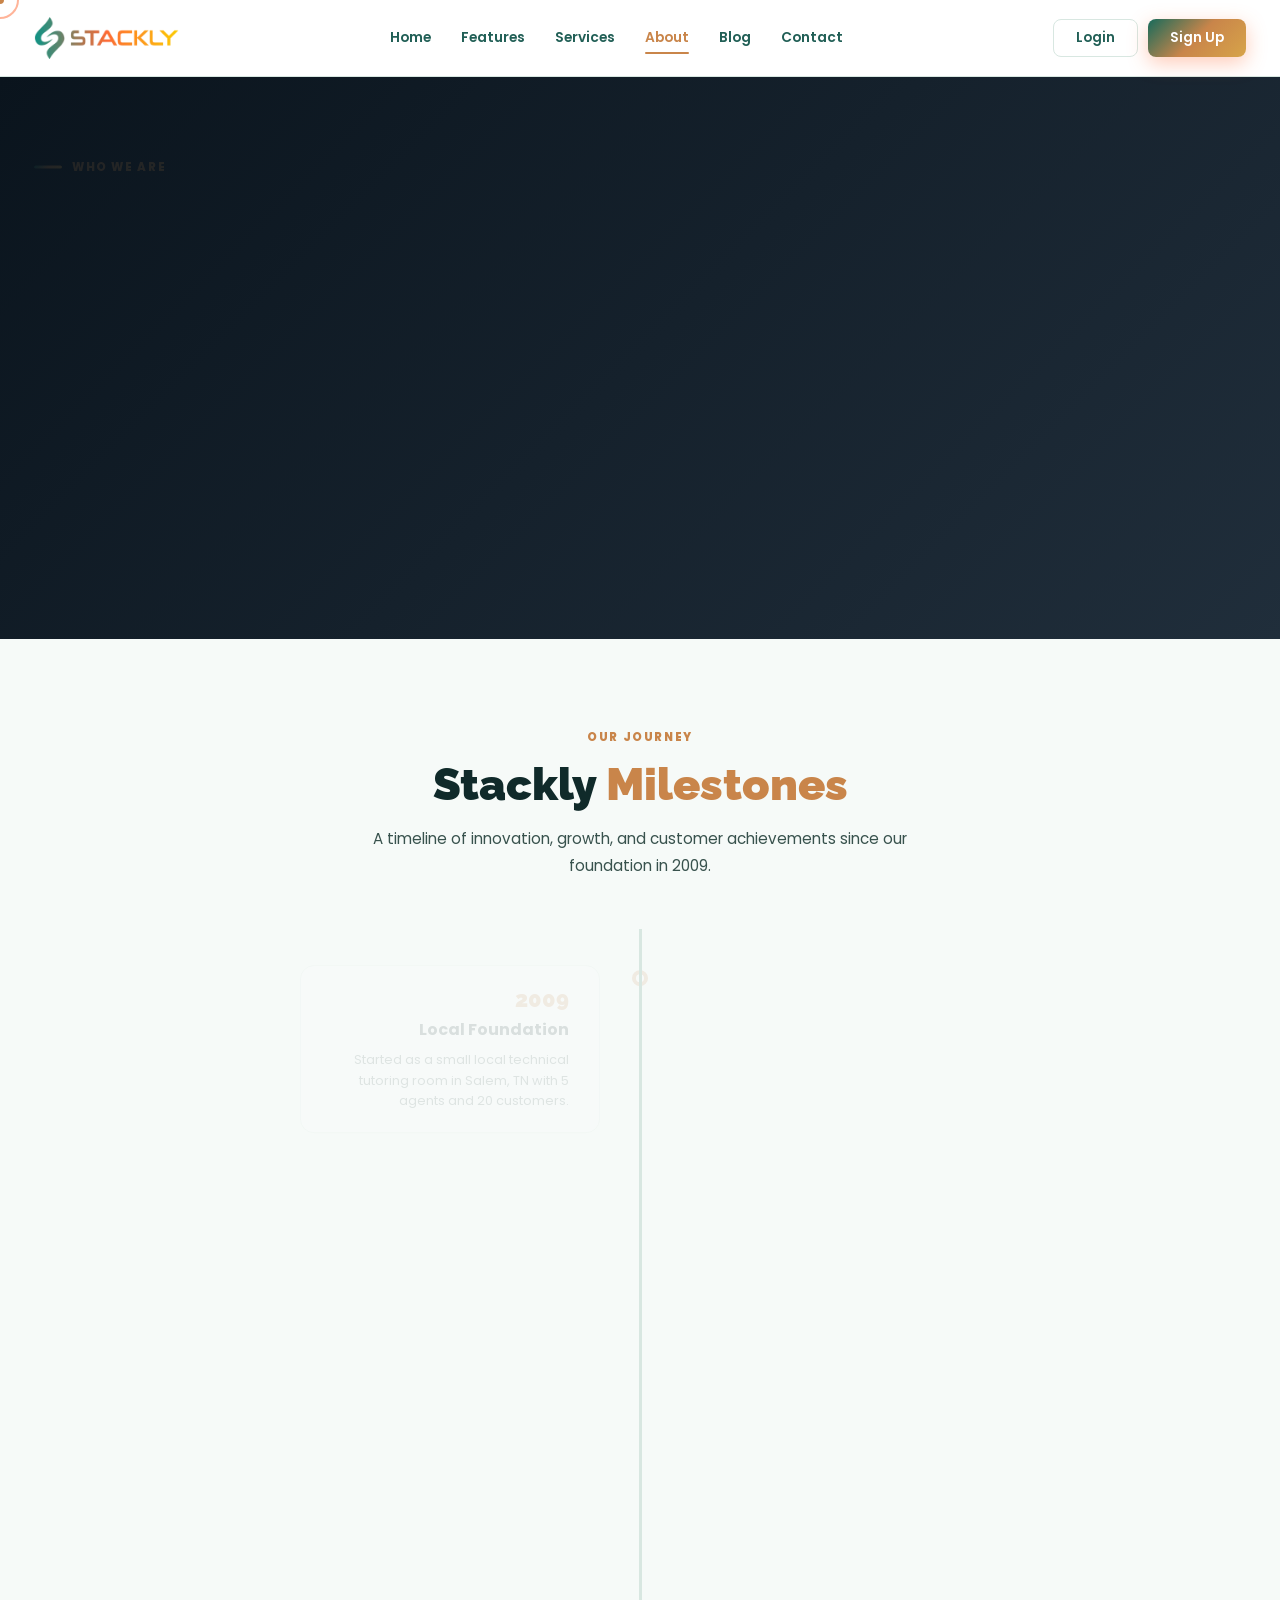
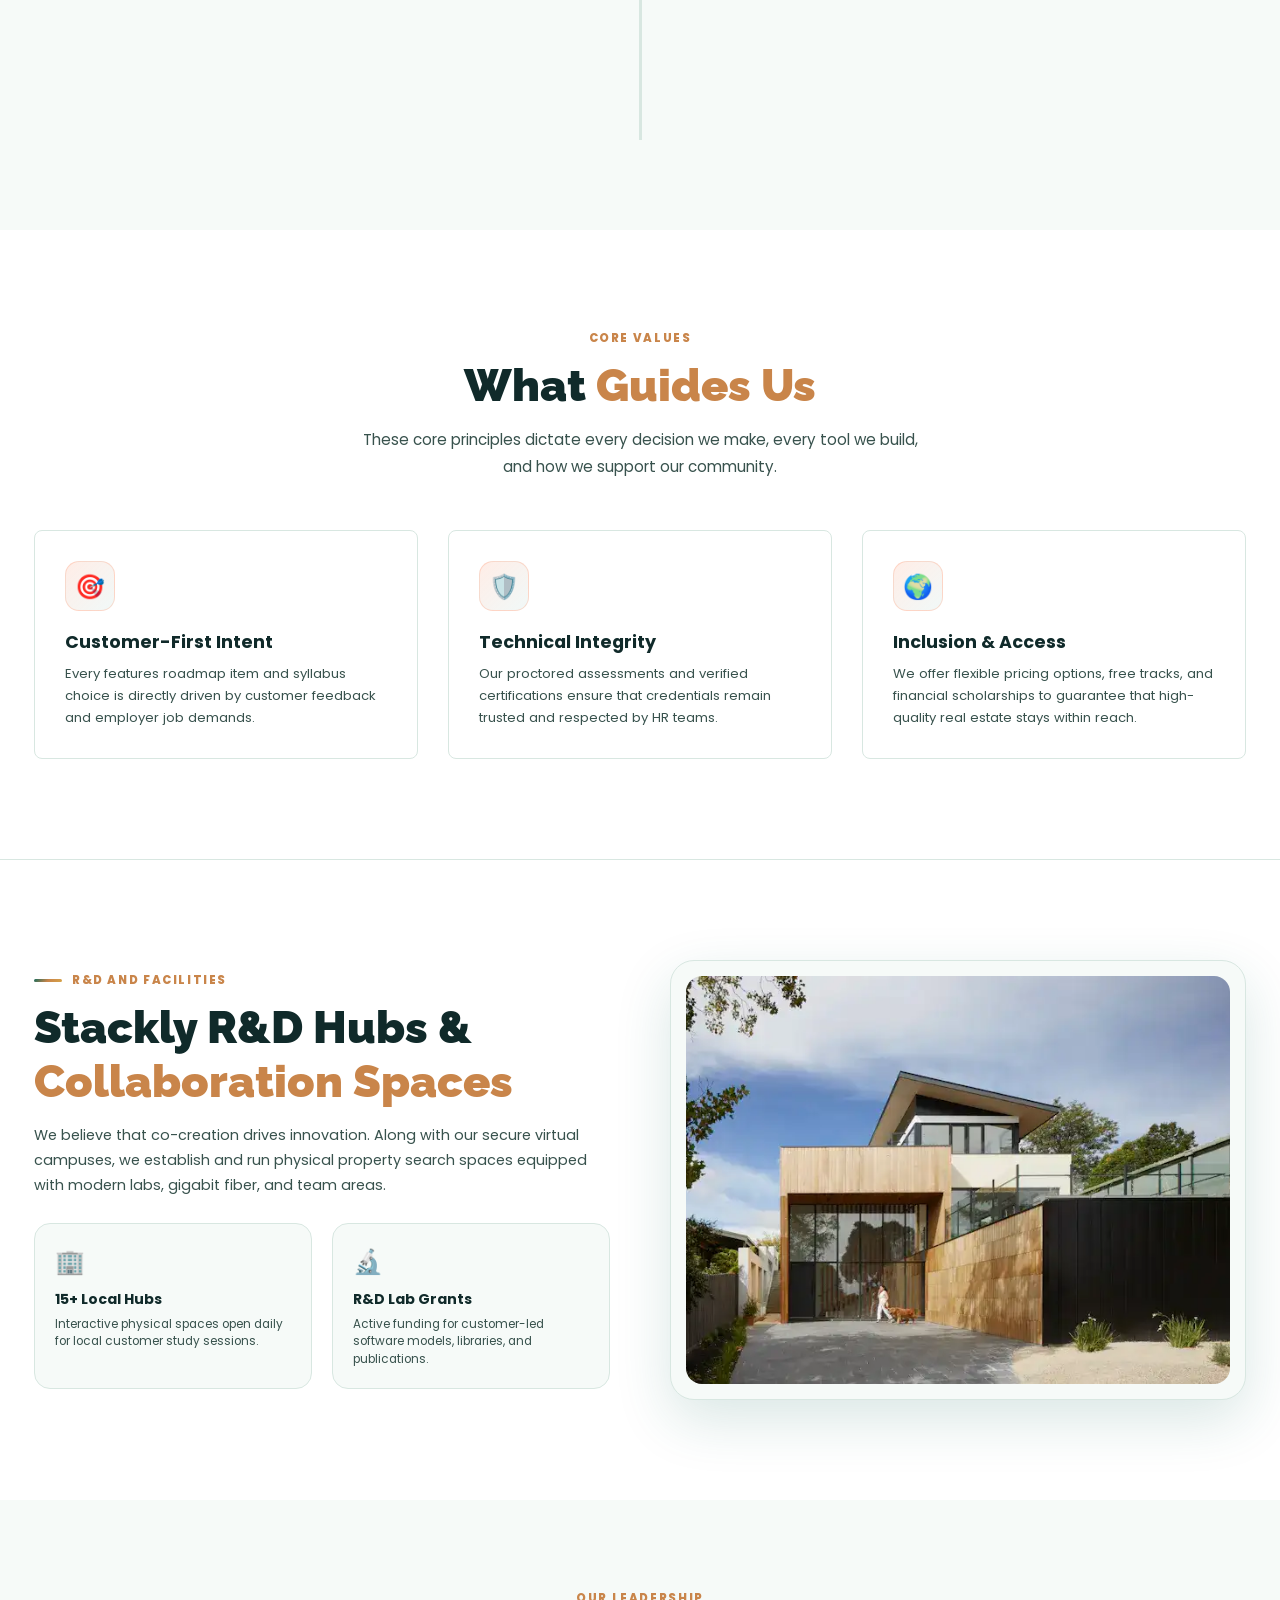
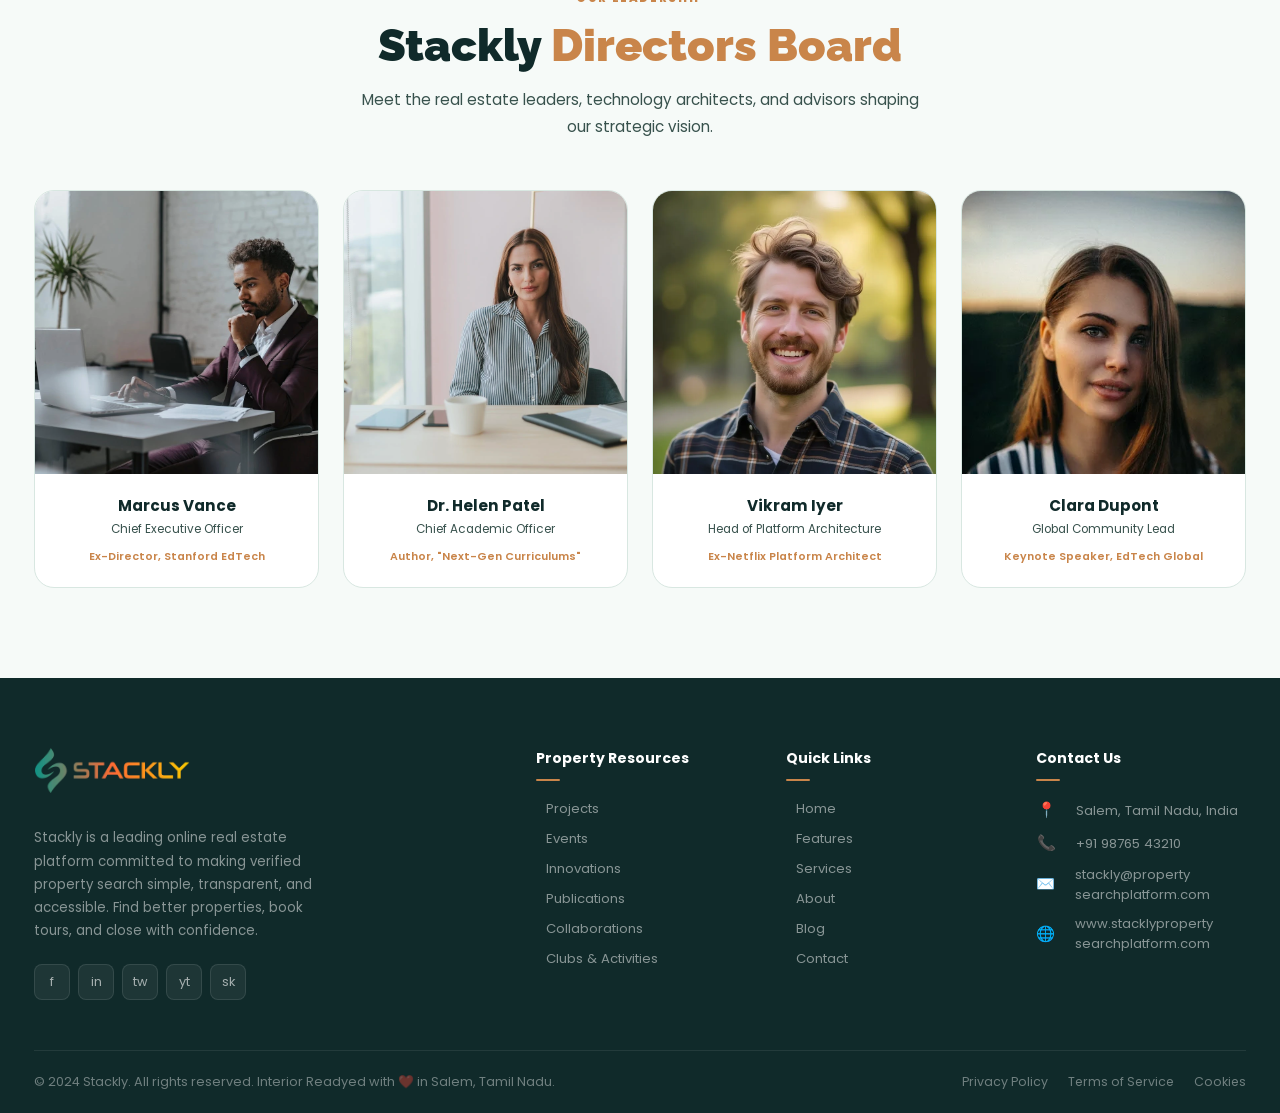
<file: about.html>
<!DOCTYPE html>
<html lang="en">
<head>
<meta charset="UTF-8">
<meta name="viewport" content="width=device-width, initial-scale=1.0">
<title>About Us - Stackly</title>
<link href="https://fonts.googleapis.com/css2?family=Poppins:wght@300;400;500;600;700;800;900&family=Raleway:wght@400;600;700;800;900&display=swap" rel="stylesheet">
<link rel="stylesheet" href="index.css">
<!-- GSAP CDN -->
<script src="https://cdnjs.cloudflare.com/ajax/libs/gsap/3.12.5/gsap.min.js"></script>
<style>
/* Custom local styles for timeline */
.timeline {
  position: relative;
  max-width: 800px;
  margin: 40px auto 0;
  padding: 0 20px;
}
.timeline::after {
  content: '';
  position: absolute;
  width: 3px;
  background: var(--border);
  top: 0;
  bottom: 0;
  left: 50%;
  margin-left: -1.5px;
}
.timeline-item {
  padding: 10px 40px;
  position: relative;
  background: transparent;
  width: 50%;
  box-sizing: border-box;
}
.timeline-item::after {
  content: '';
  position: absolute;
  width: 16px;
  height: 16px;
  right: -8px;
  background: #fff;
  border: 4px solid var(--orange);
  top: 15px;
  border-radius: 50%;
  z-index: 1;
}
.left-item {
  left: 0;
  text-align: right;
}
.right-item {
  left: 50%;
  text-align: left;
}
.right-item::after {
  left: -8px;
}
.timeline-content {
  padding: 20px 30px;
  background: #fff;
  border: 1px solid var(--border);
  border-radius: 14px;
  position: relative;
}
.timeline-year {
  font-family: 'Raleway', sans-serif;
  font-size: 1.4rem;
  font-weight: 900;
  color: var(--orange);
  margin-bottom: 5px;
}
@media (max-width: 768px) {
  .timeline::after {
    left: 31px;
  }
  .timeline-item {
    width: 100%;
    padding-left: 70px;
    padding-right: 25px;
    text-align: left;
  }
  .timeline-item::after {
    left: 23px;
  }
  .left-item {
    left: 0;
  }
  .right-item {
    left: 0;
  }
}
</style>
</head>
<body>

<!-- CURSOR -->
<div id="cur-dot"></div>
<div id="cur-ring"></div>

<!-- LOADER -->
<div id="loader">
  <div class="loader-edu-wrapper">
    <svg class="loader-edu-icon" viewBox="0 0 24 24" fill="none" xmlns="http://www.w3.org/2000/svg">
      <defs>
        <linearGradient id="eduGrad" x1="0%" y1="0%" x2="100%" y2="100%">
          <stop offset="0%" stop-color="#0d9488" />
          <stop offset="50%" stop-color="#ff6b35" />
          <stop offset="100%" stop-color="#ffcc00" />
        </linearGradient>
        <linearGradient id="eduGradFill" x1="0%" y1="0%" x2="100%" y2="100%">
          <stop offset="0%" stop-color="#0d9488" stop-opacity="0.1" />
          <stop offset="50%" stop-color="#ff6b35" stop-opacity="0.1" />
          <stop offset="100%" stop-color="#ffcc00" stop-opacity="0.1" />
        </linearGradient>
      </defs>
      <path d="M6 12v5c0 2 2 3 6 3s6-1 6-3v-5" stroke="url(#eduGrad)" stroke-width="2" stroke-linecap="round" stroke-linejoin="round" fill="url(#eduGradFill)"/>
      <path d="M2 10l10-5 10 5-10 5z" stroke="url(#eduGrad)" stroke-width="2" stroke-linecap="round" stroke-linejoin="round" fill="url(#eduGradFill)"/>
      <path d="M22 10v6" stroke="url(#eduGrad)" stroke-width="2" stroke-linecap="round" stroke-linejoin="round"/>
    </svg>
  </div>
  <div class="ld-logo">
    <img src="logo_gold.webp" alt="Stackly Logo" class="loader-logo-img">
  </div>
  <div class="ld-bar-bg"><div class="ld-bar"></div></div>
  <div class="ld-words">Loading company history...</div>
</div>

<!-- SCROLL TOP -->
<div id="scrolltop" onclick="window.scrollTo({top:0,behavior:'smooth'})">↑</div>

</div>

<!-- NAVBAR -->
<nav id="navbar">
  <div class="nav-inner">
    <a href="index.html" class="nav-logo">
      <img src="logo_gold.webp" alt="Stackly Logo" class="nav-logo-img">
    </a>
    <ul class="nav-menu">
      <li><a href="index.html">Home</a></li>
      <li><a href="features.html">Features</a></li>
      <li><a href="services.html">Services</a></li>
      <li><a href="about.html" class="active">About</a></li>
      <li><a href="blog.html">Blog</a></li>
      <li><a href="contact.html">Contact</a></li>
    </ul>
    <div class="nav-actions">
      <button class="btn-login" onclick="location.href='login.html'">Login</button>
      <button class="btn-register" onclick="location.href='signup.html'">Sign Up</button>
    </div>
    <div class="hamburger" id="ham">
      <span></span><span></span><span></span>
    </div>
  </div>
</nav>

<!-- MOBILE MENU -->
<div id="mob-menu">
  <span id="mob-close">✕</span>
  <div class="mob-menu-logo">
    <img src="logo_gold.webp" alt="Stackly Logo" style="height: 48px; object-fit: contain;">
  </div>
  <div class="mob-menu-links">
    <a href="index.html">Home</a>
    <a href="features.html">Features</a>
    <a href="services.html">Services</a>
    <a href="about.html" class="active">About</a>
    <a href="blog.html">Blog</a>
    <a href="contact.html">Contact</a>
  </div>
  <div class="mob-menu-actions">
    <a href="login.html" class="mob-menu-btn secondary">Login</a>
    <a href="signup.html" class="mob-menu-btn">Sign Up</a>
  </div>
</div>

<!-- ABOUT HERO -->
<section id="about-hero" style="background: linear-gradient(135deg,#0a141d 0%,#202e3b 100%); min-height: 60vh; display: flex; align-items: center; color: #fff; padding: 100px 0; overflow: hidden; position: relative;">
  <div class="container" style="position: relative; z-index: 2;">
    <div class="grid-split-12-08" style="gap: 50px; align-items: center;">
      <div class="hero-left">
        <div class="sec-eyebrow" style="color: var(--orange); margin-bottom: 15px;">Who We Are</div>
        <h1 class="about-hero-title" style="font-family: 'Raleway', sans-serif; font-size: clamp(2.2rem, 4.5vw, 3.5rem); font-weight: 900; line-height: 1.15; margin-bottom: 20px;">
          Pioneering the Future of <span style="color: var(--orange);">Virtual Property Search</span>
        </h1>
        <p class="about-hero-sub" style="font-size: 1.05rem; color: rgba(255,255,255,0.7); line-height: 1.8; margin-bottom: 35px; max-width: 620px;">
          Stackly was established with a singular focus: to make elite technical and academic resources accessible to everyone. Today, we empower over 220k customers around the world.
        </p>
        <div class="about-hero-btns" style="display: flex; gap: 15px;">
          <a href="404.html" class="hbtn-main">📜 Our History Timeline</a>
          <a href="404.html" class="hbtn-ghost">Meet Directors Board</a>
        </div>
      </div>
      <div class="hero-right">
        <img src="downloaded_images/real-estate-hero.webp" alt="About Hero Image" style="width: 100%; border-radius: 20px; box-shadow: 0 20px 50px rgba(0,0,0,0.3); border: 1px solid rgba(255,255,255,0.15); aspect-ratio: 4/3; object-fit: cover;">
      </div>
    </div>
  </div>
</section>

<!-- HISTORY TIMELINE -->
<section id="story" style="background: var(--light); padding: 90px 0;">
  <div class="container">
    <div class="sec-head">
      <div class="sec-eyebrow">Our Journey</div>
      <h2 class="sec-title">Stackly <span>Milestones</span></h2>
      <p class="sec-desc">A timeline of innovation, growth, and customer achievements since our foundation in 2009.</p>
    </div>

    <div class="timeline">
      <!-- Item 1 -->
      <div class="timeline-item left-item">
        <div class="timeline-content">
          <div class="timeline-year">2009</div>
          <h4 style="font-size: 1rem; color: var(--navy); margin-bottom: 8px; font-weight: 700;">Local Foundation</h4>
          <p style="font-size: 0.8rem; color: var(--gray); line-height: 1.6;">Started as a small local technical tutoring room in Salem, TN with 5 agents and 20 customers.</p>
        </div>
      </div>

      <!-- Item 2 -->
      <div class="timeline-item right-item">
        <div class="timeline-content">
          <div class="timeline-year">2014</div>
          <h4 style="font-size: 1rem; color: var(--navy); margin-bottom: 8px; font-weight: 700;">Digital Expansion</h4>
          <p style="font-size: 0.8rem; color: var(--gray); line-height: 1.6;">Launched our online property search catalog, making high-quality lecture videos available to 20K+ users.</p>
        </div>
      </div>

      <!-- Item 3 -->
      <div class="timeline-item left-item">
        <div class="timeline-content">
          <div class="timeline-year">2019</div>
          <h4 style="font-size: 1rem; color: var(--navy); margin-bottom: 8px; font-weight: 700;">Collaborative Workspaces</h4>
          <p style="font-size: 0.8rem; color: var(--gray); line-height: 1.6;">Deployed real-time code-editor sandboxes and whiteboards to support peer-to-peer live showrooms.</p>
        </div>
      </div>

      <!-- Item 4 -->
      <div class="timeline-item right-item">
        <div class="timeline-content">
          <div class="timeline-year">2024</div>
          <h4 style="font-size: 1rem; color: var(--navy); margin-bottom: 8px; font-weight: 700;">AI Diagnosis Engine</h4>
          <p style="font-size: 0.8rem; color: var(--gray); line-height: 1.6;">Integrated our intelligent customer progress advisor, helping over 220,000 global scholars reach their goals.</p>
        </div>
      </div>
    </div>
  </div>
</section>

<!-- CORE VALUES -->
<section id="values" style="background: #fff; padding: 100px 0;">
  <div class="container">
    <div class="sec-head">
      <div class="sec-eyebrow">Core Values</div>
      <h2 class="sec-title">What <span>Guides Us</span></h2>
      <p class="sec-desc">These core principles dictate every decision we make, every tool we build, and how we support our community.</p>
    </div>

    <div class="grid-3col" style="gap: 30px; margin-top: 50px;">
      <!-- Value 1 -->
      <div class="feat-card" style="padding: 30px; border-radius: 16px;">
        <div class="feat-icon" style="font-size: 1.5rem; width: 50px; height: 50px; margin-bottom: 18px;">🎯</div>
        <h3 style="font-size: 1.1rem; font-weight: 700; color: var(--navy); margin-bottom: 8px;">Customer-First Intent</h3>
        <p style="font-size: 0.82rem; color: var(--gray); line-height: 1.65;">
          Every features roadmap item and syllabus choice is directly driven by customer feedback and employer job demands.
        </p>
      </div>

      <!-- Value 2 -->
      <div class="feat-card" style="padding: 30px; border-radius: 16px;">
        <div class="feat-icon" style="font-size: 1.5rem; width: 50px; height: 50px; margin-bottom: 18px;">🛡️</div>
        <h3 style="font-size: 1.1rem; font-weight: 700; color: var(--navy); margin-bottom: 8px;">Technical Integrity</h3>
        <p style="font-size: 0.82rem; color: var(--gray); line-height: 1.65;">
          Our proctored assessments and verified certifications ensure that credentials remain trusted and respected by HR teams.
        </p>
      </div>

      <!-- Value 3 -->
      <div class="feat-card" style="padding: 30px; border-radius: 16px;">
        <div class="feat-icon" style="font-size: 1.5rem; width: 50px; height: 50px; margin-bottom: 18px;">🌍</div>
        <h3 style="font-size: 1.1rem; font-weight: 700; color: var(--navy); margin-bottom: 8px;">Inclusion &amp; Access</h3>
        <p style="font-size: 0.82rem; color: var(--gray); line-height: 1.65;">
          We offer flexible pricing options, free tracks, and financial scholarships to guarantee that high-quality real estate stays within reach.
        </p>
      </div>
    </div>
  </div>
</section>

<!-- RESEARCH HUBS SECTION -->
<section id="hubs-section" style="background: #fff; padding: 100px 0; overflow: hidden; border-top: 1px solid var(--border);">
  <div class="container">
    <div class="grid-split-1-1" style="gap: 60px; align-items: center;">
      
      <div class="rv-l">
        <div class="sec-eyebrow">R&D and Facilities</div>
        <h2 class="sec-title">Stackly R&D Hubs & <span>Collaboration Spaces</span></h2>
        <p style="color: var(--gray); font-size: 0.9rem; line-height: 1.75; margin-bottom: 25px;">
          We believe that co-creation drives innovation. Along with our secure virtual campuses, we establish and run physical property search spaces equipped with modern labs, gigabit fiber, and team areas.
        </p>
        
        <div class="grid-split-1-1" style="gap: 20px;">
          <div style="background: var(--light); border: 1px solid var(--border); padding: 20px; border-radius: 16px;">
            <div style="font-size: 1.5rem; margin-bottom: 10px;">🏢</div>
            <h4 style="font-size: 0.88rem; font-weight: 700; color: var(--navy); margin-bottom: 6px;">15+ Local Hubs</h4>
            <p style="font-size: 0.74rem; color: var(--gray); line-height: 1.45;">Interactive physical spaces open daily for local customer study sessions.</p>
          </div>
          <div style="background: var(--light); border: 1px solid var(--border); padding: 20px; border-radius: 16px;">
            <div style="font-size: 1.5rem; margin-bottom: 10px;">🔬</div>
            <h4 style="font-size: 0.88rem; font-weight: 700; color: var(--navy); margin-bottom: 6px;">R&D Lab Grants</h4>
            <p style="font-size: 0.74rem; color: var(--gray); line-height: 1.45;">Active funding for customer-led software models, libraries, and publications.</p>
          </div>
        </div>
      </div>
      
      <div class="rv-r" style="position: relative;">
        <div style="background: var(--light); border: 1px solid var(--border); padding: 15px; border-radius: 24px; box-shadow: var(--shadow);">
          <img src="downloaded_images/real-estate-interior.webp" alt="Customers in Collaboration Space" style="width: 100%; border-radius: 16px; display: block; object-fit: cover; aspect-ratio: 4/3;">
        </div>
      </div>
      
    </div>
  </div>
</section>

<!-- LEADERSHIP BOARD -->
<section id="leadership" style="background: var(--light); padding: 90px 0;">
  <div class="container">
    <div class="sec-head">
      <div class="sec-eyebrow">Our Leadership</div>
      <h2 class="sec-title">Stackly <span>Directors Board</span></h2>
      <p class="sec-desc">Meet the real estate leaders, technology architects, and advisors shaping our strategic vision.</p>
    </div>

    <div class="grid-4col" style="gap: 24px; margin-top: 50px;">
      <!-- Leader 1 -->
      <div class="admin-card">
        <div class="tc-img">
          <img src="downloaded_images/m7.webp" alt="Marcus Vance" style="width: 100%; height: 100%; object-fit: cover;">
        </div>
        <div class="tc-info" style="padding: 20px 15px;">
          <h4 style="font-size: 0.95rem; font-weight: 700; color: var(--navy); margin-bottom: 4px;">Marcus Vance</h4>
          <p style="font-size: 0.74rem; color: var(--gray); margin-bottom: 4px;">Chief Executive Officer</p>
          <small style="font-size: 0.68rem; color: var(--orange); font-weight: 600;">Ex-Director, Stanford EdTech</small>
        </div>
      </div>

      <!-- Leader 2 -->
      <div class="admin-card">
        <div class="tc-img">
          <img src="downloaded_images/w5.webp" alt="Dr. Helen Patel" style="width: 100%; height: 100%; object-fit: cover;">
        </div>
        <div class="tc-info" style="padding: 20px 15px;">
          <h4 style="font-size: 0.95rem; font-weight: 700; color: var(--navy); margin-bottom: 4px;">Dr. Helen Patel</h4>
          <p style="font-size: 0.74rem; color: var(--gray); margin-bottom: 4px;">Chief Academic Officer</p>
          <small style="font-size: 0.68rem; color: var(--orange); font-weight: 600;">Author, "Next-Gen Curriculums"</small>
        </div>
      </div>

      <!-- Leader 3 -->
      <div class="admin-card">
        <div class="tc-img">
          <img src="downloaded_images/a4.webp" alt="Vikram Iyer" style="width: 100%; height: 100%; object-fit: cover;">
        </div>
        <div class="tc-info" style="padding: 20px 15px;">
          <h4 style="font-size: 0.95rem; font-weight: 700; color: var(--navy); margin-bottom: 4px;">Vikram Iyer</h4>
          <p style="font-size: 0.74rem; color: var(--gray); margin-bottom: 4px;">Head of Platform Architecture</p>
          <small style="font-size: 0.68rem; color: var(--orange); font-weight: 600;">Ex-Netflix Platform Architect</small>
        </div>
      </div>

      <!-- Leader 4 -->
      <div class="admin-card">
        <div class="tc-img">
          <img src="downloaded_images/w7.webp" alt="Clara Dupont" style="width: 100%; height: 100%; object-fit: cover;">
        </div>
        <div class="tc-info" style="padding: 20px 15px;">
          <h4 style="font-size: 0.95rem; font-weight: 700; color: var(--navy); margin-bottom: 4px;">Clara Dupont</h4>
          <p style="font-size: 0.74rem; color: var(--gray); margin-bottom: 4px;">Global Community Lead</p>
          <small style="font-size: 0.68rem; color: var(--orange); font-weight: 600;">Keynote Speaker, EdTech Global</small>
        </div>
      </div>
    </div>
  </div>
</section>

<!-- FOOTER -->
<footer>
  <div class="container">
    <div class="footer-grid">
      <div class="fg-brand">
        <a href="index.html" class="nav-logo" style="margin-bottom:12px; display:inline-block;">
          <img src="logo_gold.webp" alt="Stackly Logo" class="footer-logo-img">
        </a>
        <p>Stackly is a leading online real estate platform committed to making verified property search simple, transparent, and accessible. Find better properties, book tours, and close with confidence.</p>
        <div class="foot-soc">
          <a class="fsoc" href="404.html">f</a>
          <a class="fsoc" href="404.html">in</a>
          <a class="fsoc" href="404.html">tw</a>
          <a class="fsoc" href="404.html">yt</a>
          <a class="fsoc" href="404.html">sk</a>
        </div>
      </div>
      <div class="fg-col">
        <h4>Property Resources</h4>
        <ul>
          <li><a href="404.html">Projects</a></li>
          <li><a href="404.html">Events</a></li>
          <li><a href="404.html">Innovations</a></li>
          <li><a href="404.html">Publications</a></li>
          <li><a href="404.html">Collaborations</a></li>
          <li><a href="404.html">Clubs & Activities</a></li>
        </ul>
      </div>
      <div class="fg-col">
      <h4>Quick Links</h4>
        <ul>
          <li><a href="index.html">Home</a></li>
          <li><a href="features.html">Features</a></li>
          <li><a href="services.html">Services</a></li>
          <li><a href="about.html">About</a></li>
          <li><a href="blog.html">Blog</a></li>
          <li><a href="contact.html">Contact</a></li>
        </ul>
      </div>
      <div class="fg-col">
      <h4>Contact Us</h4>
        <ul class="footer-contact-list">
          <li><span class="fc-icon">📍</span> <a href="404.html">Salem, Tamil Nadu, India</a></li>
          <li><span class="fc-icon">📞</span> <a href="404.html">+91 98765 43210</a></li>
          <li><span class="fc-icon">✉️</span> <a href="404.html">stackly@property searchplatform.com</a></li>
          <li><span class="fc-icon">🌐</span> <a href="404.html"> www.stacklyproperty searchplatform.com</a></li>
        </ul>
      </div>
    </div>
    <div class="foot-bottom">
      <p>© 2024 Stackly. All rights reserved. Interior Readyed with ❤️ in Salem, Tamil Nadu.</p>
      <div class="foot-links">
        <a href="404.html">Privacy Policy</a>
        <a href="404.html">Terms of Service</a>
        <a href="404.html">Cookies</a>
      </div>
    </div>
  </div>
</footer>

<script>
/* ===== LOADER TRANSITION ===== */
const logo = document.querySelector('a.nav-logo');
if (logo) {
  logo.addEventListener('click', (e) => {
    e.preventDefault();
    const loader = document.getElementById('loader');
    if (loader) {
      loader.classList.add('show');
      setTimeout(() => {
        window.location.href = logo.getAttribute('href');
      }, 1500);
    } else {
      window.location.href = logo.getAttribute('href');
    }
  });
}

/* ===== CURSOR ===== */
const cd=document.getElementById('cur-dot'),cr=document.getElementById('cur-ring');
let mx=0,my=0,rx=0,ry=0;
document.addEventListener('mousemove',e=>{mx=e.clientX;my=e.clientY});
(function ac(){cd.style.left=mx+'px';cd.style.top=my+'px';rx+=(mx-rx)*.12;ry+=(my-ry)*.12;cr.style.left=rx+'px';cr.style.top=ry+'px';requestAnimationFrame(ac)})();
document.querySelectorAll('a,button,.feat-card,.admin-card').forEach(el=>{
  el.addEventListener('mouseenter',()=>cr.classList.add('big'));
  el.addEventListener('mouseleave',()=>cr.classList.remove('big'));
});

/* ===== NAVBAR SCROLL ===== */
const nb=document.getElementById('navbar');
window.addEventListener('scroll',()=>{
  nb.classList.toggle('scrolled',scrollY>80);
  document.getElementById('scrolltop').classList.toggle('show',scrollY>400);
});

/* ===== MOBILE MENU ===== */
document.getElementById('ham').addEventListener('click',()=>{
  document.getElementById('mob-menu').classList.add('open');
  document.body.classList.add('no-scroll');
  document.documentElement.classList.add('no-scroll');
});
document.getElementById('mob-close').addEventListener('click',()=>{
  document.getElementById('mob-menu').classList.remove('open');
  document.body.classList.remove('no-scroll');
  document.documentElement.classList.remove('no-scroll');
});
document.querySelectorAll('#mob-menu a').forEach(a=>a.addEventListener('click',()=>{
  document.getElementById('mob-menu').classList.remove('open');
  document.body.classList.remove('no-scroll');
  document.documentElement.classList.remove('no-scroll');
}));

/* ===== GSAP ABOUT ANIMATIONS ===== */
window.addEventListener('load', () => {
  setTimeout(() => {
    if (typeof gsap !== 'undefined') {
      gsap.from("#about-hero .sec-eyebrow", { opacity: 0, y: -20, duration: 0.8, ease: "power2.out" });
      gsap.from(".about-hero-title", { opacity: 0, y: 30, duration: 1, delay: 0.2, ease: "power3.out" });
      gsap.from(".about-hero-sub", { opacity: 0, y: 20, duration: 1, delay: 0.4, ease: "power2.out" });
      gsap.from(".about-hero-btns", { opacity: 0, scale: 0.95, duration: 0.8, delay: 0.6, ease: "back.out(1.5)" });
      gsap.from("#about-hero img", { opacity: 0, x: 40, duration: 1.2, delay: 0.4, ease: "power3.out" });
      
      // Animate timeline cards on scroll-reveal placeholder (for simple GSAP animation)
      gsap.from(".timeline-item", {
        opacity: 0,
        y: 30,
        duration: 0.8,
        stagger: 0.2,
        ease: "power2.out"
      });
    }
  }, 1500);
});

/* ===== SCROLL REVEAL ===== */
const ro=new IntersectionObserver(entries=>{
  entries.forEach(e=>{if(e.isIntersecting)e.target.classList.add('show')});
},{threshold:.1,rootMargin:'0px 0px -40px 0px'});
document.querySelectorAll('.rv,.rv-l,.rv-r').forEach(el=>ro.observe(el));
</script>
</body>
</html>
</file>
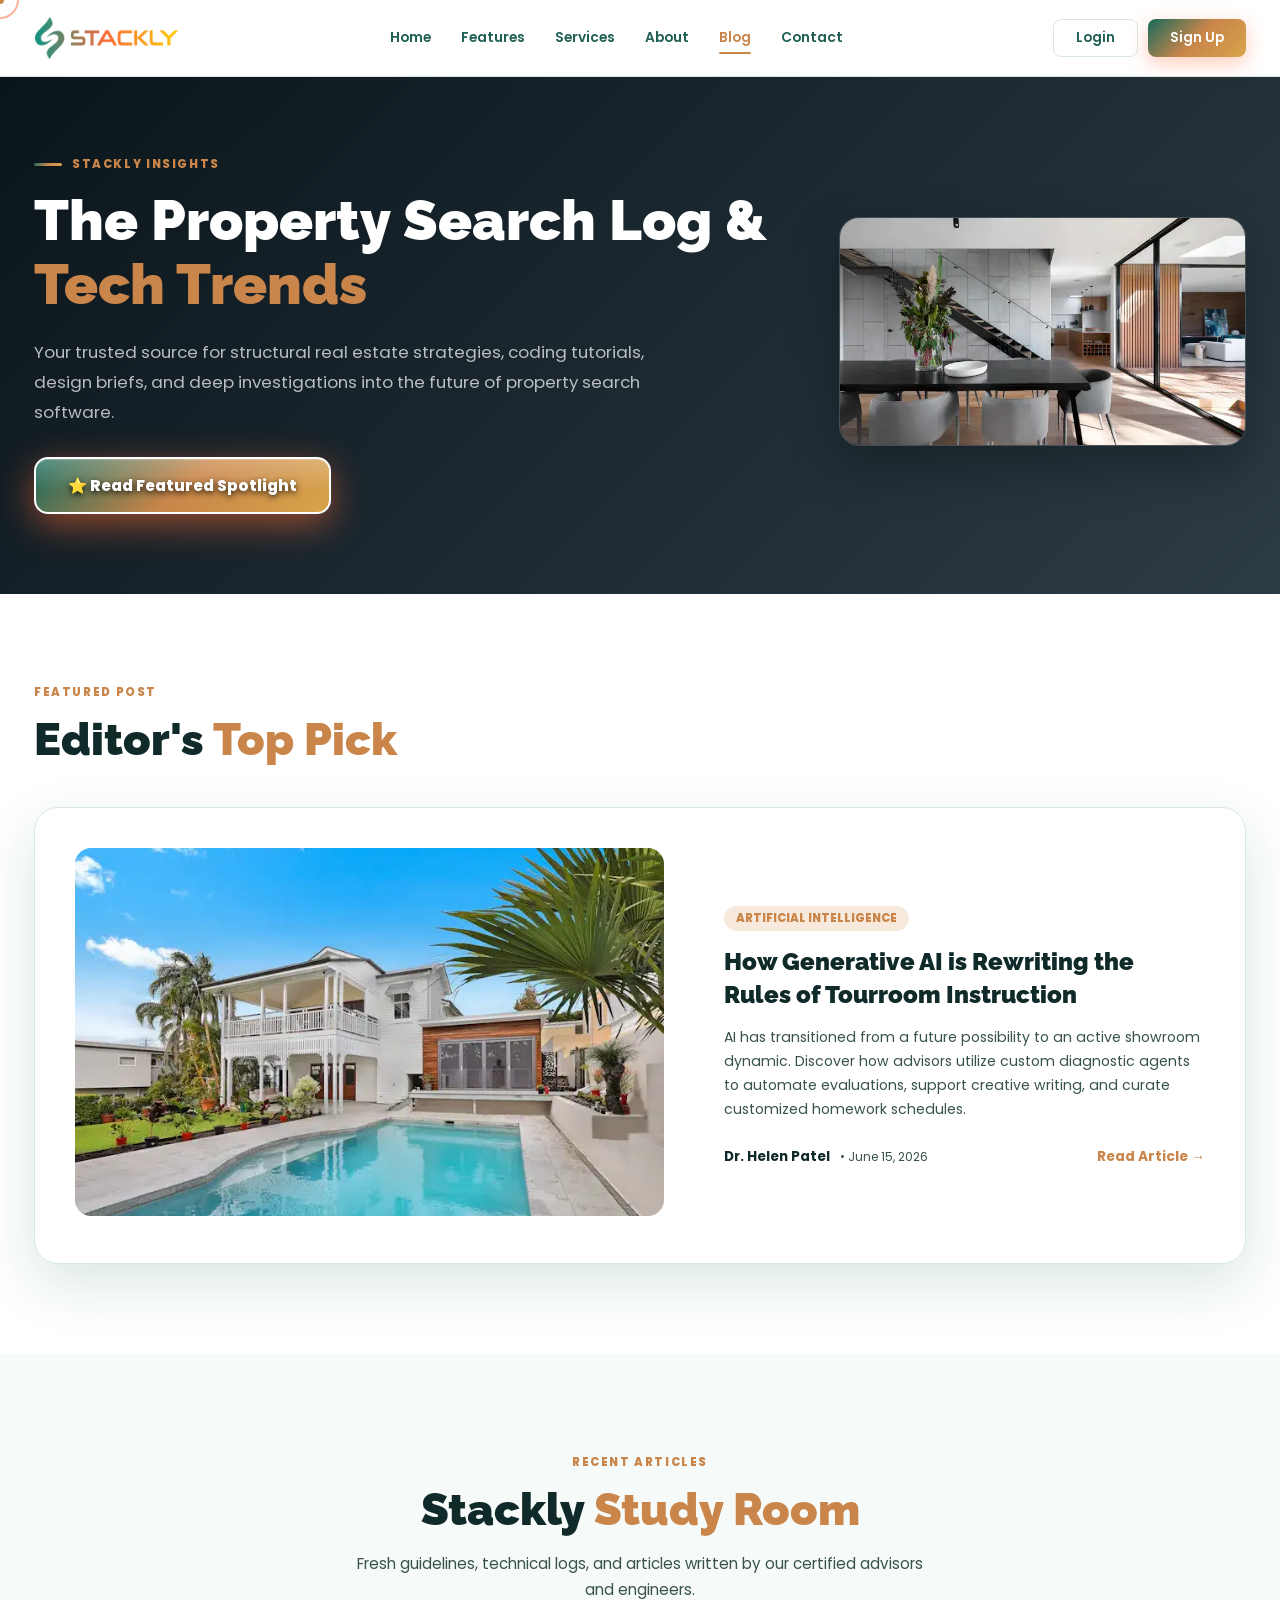
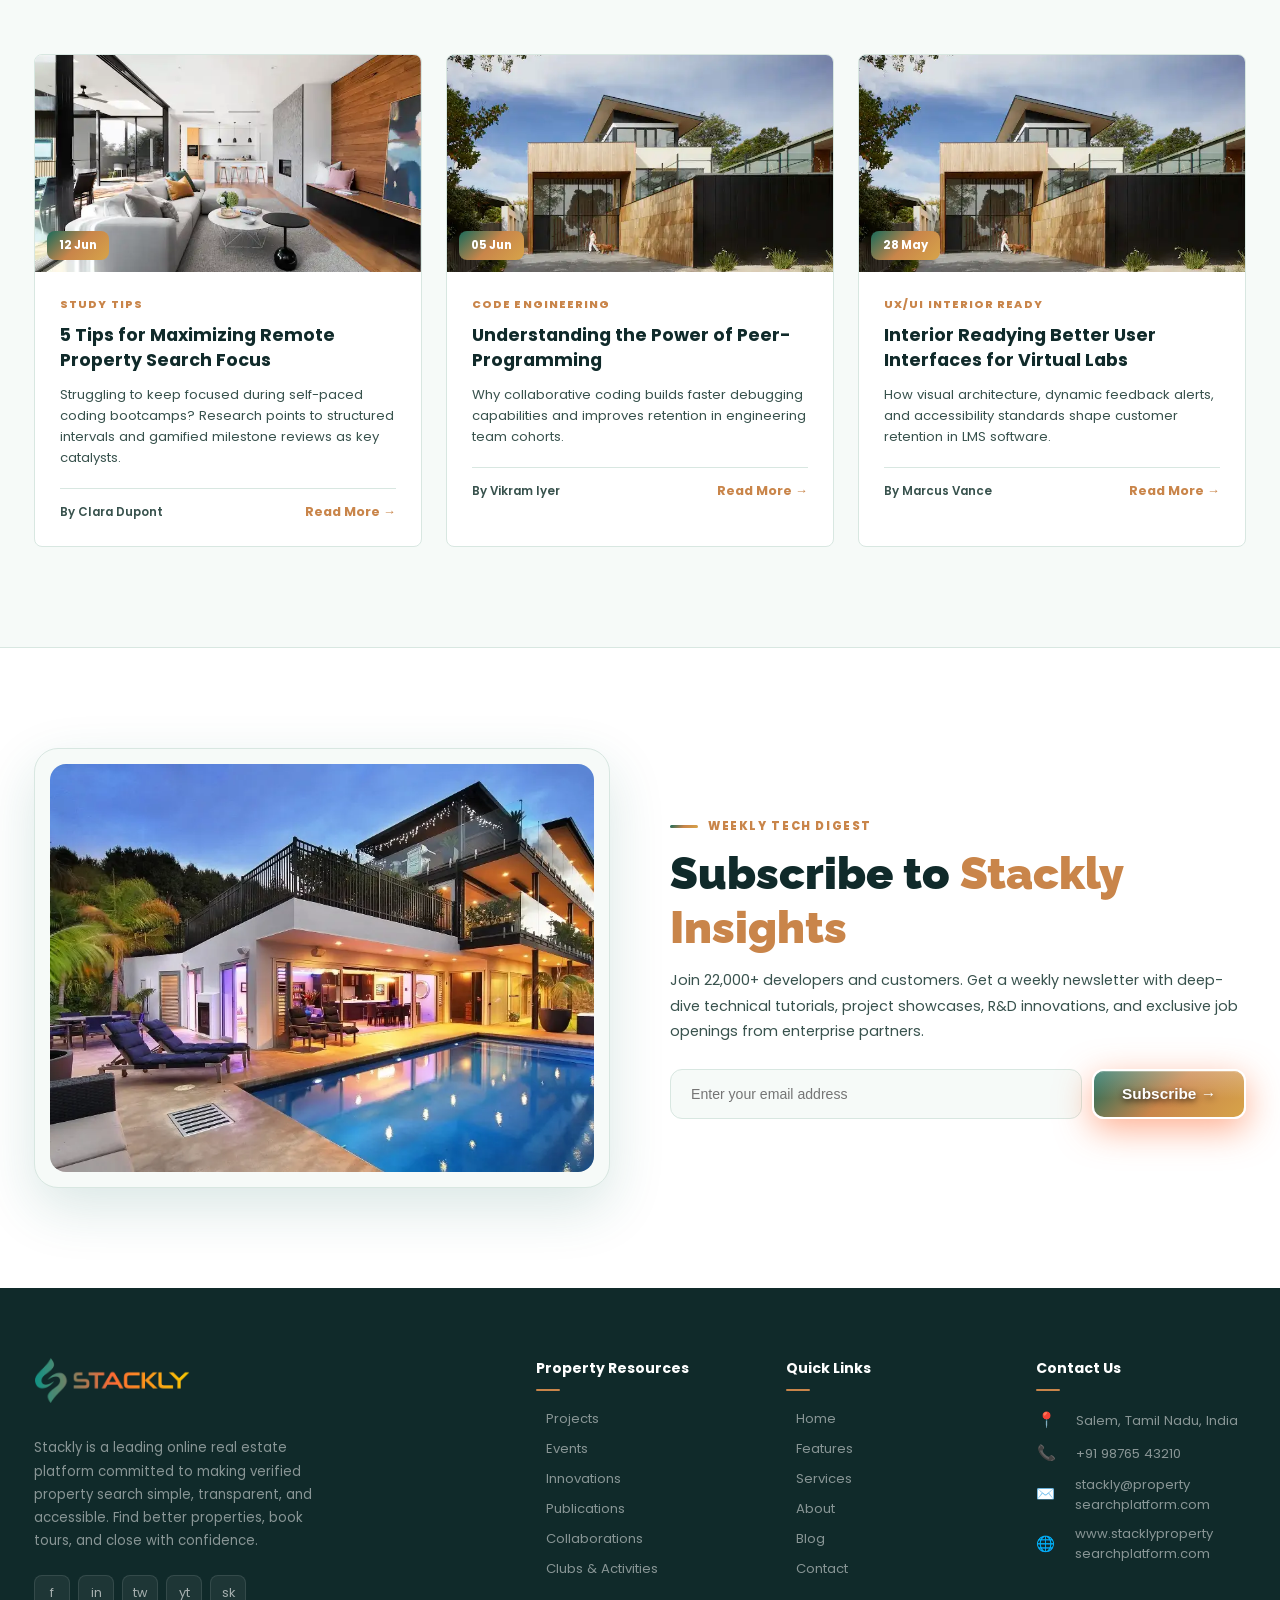
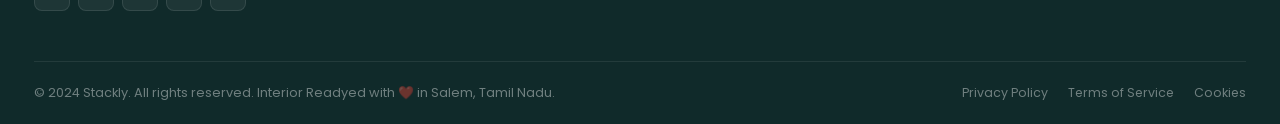
<file: blog.html>
<!DOCTYPE html>
<html lang="en">
<head>
<meta charset="UTF-8">
<meta name="viewport" content="width=device-width, initial-scale=1.0">
<title>Blog - Stackly</title>
<link href="https://fonts.googleapis.com/css2?family=Poppins:wght@300;400;500;600;700;800;900&family=Raleway:wght@400;600;700;800;900&display=swap" rel="stylesheet">
<link rel="stylesheet" href="index.css">
<!-- GSAP CDN -->
<script src="https://cdnjs.cloudflare.com/ajax/libs/gsap/3.12.5/gsap.min.js"></script>
</head>
<body>

<!-- CURSOR -->
<div id="cur-dot"></div>
<div id="cur-ring"></div>

<!-- LOADER -->
<div id="loader">
  <div class="loader-edu-wrapper">
    <svg class="loader-edu-icon" viewBox="0 0 24 24" fill="none" xmlns="http://www.w3.org/2000/svg">
      <defs>
        <linearGradient id="eduGrad" x1="0%" y1="0%" x2="100%" y2="100%">
          <stop offset="0%" stop-color="#0d9488" />
          <stop offset="50%" stop-color="#ff6b35" />
          <stop offset="100%" stop-color="#ffcc00" />
        </linearGradient>
        <linearGradient id="eduGradFill" x1="0%" y1="0%" x2="100%" y2="100%">
          <stop offset="0%" stop-color="#0d9488" stop-opacity="0.1" />
          <stop offset="50%" stop-color="#ff6b35" stop-opacity="0.1" />
          <stop offset="100%" stop-color="#ffcc00" stop-opacity="0.1" />
        </linearGradient>
      </defs>
      <path d="M6 12v5c0 2 2 3 6 3s6-1 6-3v-5" stroke="url(#eduGrad)" stroke-width="2" stroke-linecap="round" stroke-linejoin="round" fill="url(#eduGradFill)"/>
      <path d="M2 10l10-5 10 5-10 5z" stroke="url(#eduGrad)" stroke-width="2" stroke-linecap="round" stroke-linejoin="round" fill="url(#eduGradFill)"/>
      <path d="M22 10v6" stroke="url(#eduGrad)" stroke-width="2" stroke-linecap="round" stroke-linejoin="round"/>
    </svg>
  </div>
  <div class="ld-logo">
    <img src="logo_gold.webp" alt="Stackly Logo" class="loader-logo-img">
  </div>
  <div class="ld-bar-bg"><div class="ld-bar"></div></div>
  <div class="ld-words">Loading insights and news...</div>
</div>

<!-- SCROLL TOP -->
<div id="scrolltop" onclick="window.scrollTo({top:0,behavior:'smooth'})">↑</div>

</div>

<!-- NAVBAR -->
<nav id="navbar">
  <div class="nav-inner">
    <a href="index.html" class="nav-logo">
      <img src="logo_gold.webp" alt="Stackly Logo" class="nav-logo-img">
    </a>
    <ul class="nav-menu">
      <li><a href="index.html">Home</a></li>
      <li><a href="features.html">Features</a></li>
      <li><a href="services.html">Services</a></li>
      <li><a href="about.html">About</a></li>
      <li><a href="blog.html" class="active">Blog</a></li>
      <li><a href="contact.html">Contact</a></li>
    </ul>
    <div class="nav-actions">
      <button class="btn-login" onclick="location.href='login.html'">Login</button>
      <button class="btn-register" onclick="location.href='signup.html'">Sign Up</button>
    </div>
    <div class="hamburger" id="ham">
      <span></span><span></span><span></span>
    </div>
  </div>
</nav>

<!-- MOBILE MENU -->
<div id="mob-menu">
  <span id="mob-close">✕</span>
  <div class="mob-menu-logo">
    <img src="logo_gold.webp" alt="Stackly Logo" style="height: 48px; object-fit: contain;">
  </div>
  <div class="mob-menu-links">
    <a href="index.html">Home</a>
    <a href="features.html">Features</a>
    <a href="services.html">Services</a>
    <a href="about.html">About</a>
    <a href="blog.html" class="active">Blog</a>
    <a href="contact.html">Contact</a>
  </div>
  <div class="mob-menu-actions">
    <a href="login.html" class="mob-menu-btn secondary">Login</a>
    <a href="signup.html" class="mob-menu-btn">Sign Up</a>
  </div>
</div>

<!-- BLOG HERO -->
<section id="blog-hero" style="background: linear-gradient(135deg,#0a151b 0%,#2d3b45 100%); min-height: 50vh; display: flex; align-items: center; color: #fff; padding: 80px 0; overflow: hidden; position: relative;">
  <div class="container" style="position: relative; z-index: 2;">
    <div class="grid-split-13-07" style="gap: 50px; align-items: center;">
      <div class="hero-left">
        <div class="sec-eyebrow" style="color: var(--orange); margin-bottom: 15px;">Stackly Insights</div>
        <h1 class="blog-hero-title" style="font-family: 'Raleway', sans-serif; font-size: clamp(2.2rem, 4.5vw, 3.5rem); font-weight: 900; line-height: 1.15; margin-bottom: 20px;">
          The Property Search Log &amp; <span style="color: var(--orange);">Tech Trends</span>
        </h1>
        <p class="blog-hero-sub" style="font-size: 1.05rem; color: rgba(255,255,255,0.7); line-height: 1.8; margin-bottom: 30px; max-width: 620px;">
          Your trusted source for structural real estate strategies, coding tutorials, design briefs, and deep investigations into the future of property search software.
        </p>
        <a href="404.html" class="hbtn-main">⭐ Read Featured Spotlight</a>
      </div>
      <div class="hero-right">
        <img src="downloaded_images/real-estate-living.webp" alt="Blog Hero Image" style="width: 100%; border-radius: 20px; box-shadow: 0 20px 50px rgba(0,0,0,0.3); border: 1px solid rgba(255,255,255,0.15); aspect-ratio: 16/9; object-fit: cover;">
      </div>
    </div>
  </div>
</section>

<!-- FEATURED ARTICLE SECTION -->
<section id="featured" style="background: #fff; padding: 90px 0;">
  <div class="container">
    <div class="sec-head" style="text-align: left; margin-bottom: 40px;">
      <div class="sec-eyebrow" style="justify-content: flex-start;">Featured Post</div>
      <h2 class="sec-title" style="margin-bottom: 10px;">Editor's <span>Top Pick</span></h2>
    </div>

    <div class="grid-split-11-09" style="gap: 60px; align-items: center; border: 1px solid var(--border); border-radius: 24px; padding: 40px; box-shadow: var(--shadow);">
      <div class="featured-img-wrap">
        <img src="downloaded_images/real-estate-listing.webp" alt="AI Real Estate Concept" style="width: 100%; border-radius: 16px; object-fit: cover; aspect-ratio: 16/10;">
      </div>
      <div class="featured-details">
        <span style="display: inline-block; background: var(--orange-light); color: var(--orange); font-size: 0.72rem; font-weight: 800; padding: 4px 12px; border-radius: 99px; text-transform: uppercase; margin-bottom: 15px;">Artificial Intelligence</span>
        <h3 style="font-family: 'Raleway', sans-serif; font-size: 1.5rem; font-weight: 900; color: var(--navy); line-height: 1.35; margin-bottom: 15px;">
          How Generative AI is Rewriting the Rules of Tourroom Instruction
        </h3>
        <p style="font-size: 0.88rem; color: var(--gray); line-height: 1.7; margin-bottom: 25px;">
          AI has transitioned from a future possibility to an active showroom dynamic. Discover how advisors utilize custom diagnostic agents to automate evaluations, support creative writing, and curate customized homework schedules.
        </p>
        <div style="display: flex; align-items: center; justify-content: space-between;">
          <div style="display: flex; align-items: center; gap: 10px;">
            <div style="font-weight: 700; color: var(--navy); font-size: 0.84rem;">Dr. Helen Patel</div>
            <div style="font-size: 0.76rem; color: var(--gray);">• June 15, 2026</div>
          </div>
          <a href="404.html" style="color: var(--orange); font-size: 0.86rem; font-weight: 700; text-decoration: none;">Read Article &rarr;</a>
        </div>
      </div>
    </div>
  </div>
</section>

<!-- RECENT BLOG ARTICLES -->
<section id="recent" style="background: var(--light); padding: 100px 0;">
  <div class="container">
    <div class="sec-head">
      <div class="sec-eyebrow">Recent Articles</div>
      <h2 class="sec-title">Stackly <span>Study Room</span></h2>
      <p class="sec-desc">Fresh guidelines, technical logs, and articles written by our certified advisors and engineers.</p>
    </div>

    <div class="blog-grid" style="margin-top: 50px;">
      <!-- Post 1 -->
      <div class="blog-card">
        <div class="bc-img">
          <img src="downloaded_images/real-estate-kitchen.webp" alt="Remote Property Search Study Tips">
          <div class="bc-date-badge">12 Jun</div>
        </div>
        <div class="bc-body" style="padding: 25px;">
          <div class="bc-cat">Study Tips</div>
          <h3 class="bc-title" style="font-size: 1.1rem; line-height: 1.4; margin-bottom: 12px;">5 Tips for Maximizing Remote Property Search Focus</h3>
          <p class="bc-excerpt" style="font-size: 0.82rem; line-height: 1.6; margin-bottom: 20px;">Struggling to keep focused during self-paced coding bootcamps? Research points to structured intervals and gamified milestone reviews as key catalysts.</p>
          <div class="bc-foot">
            <span style="font-size: 0.74rem; color: var(--gray); font-weight: 600;">By Clara Dupont</span>
            <a href="404.html" class="bc-more" style="font-size: 0.8rem;">Read More &rarr;</a>
          </div>
        </div>
      </div>

      <!-- Post 2 -->
      <div class="blog-card">
        <div class="bc-img">
          <img src="downloaded_images/real-estate-interior.webp" alt="Peer Programming Workspaces">
          <div class="bc-date-badge">05 Jun</div>
        </div>
        <div class="bc-body" style="padding: 25px;">
          <div class="bc-cat">Code Engineering</div>
          <h3 class="bc-title" style="font-size: 1.1rem; line-height: 1.4; margin-bottom: 12px;">Understanding the Power of Peer-Programming</h3>
          <p class="bc-excerpt" style="font-size: 0.82rem; line-height: 1.6; margin-bottom: 20px;">Why collaborative coding builds faster debugging capabilities and improves retention in engineering team cohorts.</p>
          <div class="bc-foot">
            <span style="font-size: 0.74rem; color: var(--gray); font-weight: 600;">By Vikram Iyer</span>
            <a href="404.html" class="bc-more" style="font-size: 0.8rem;">Read More &rarr;</a>
          </div>
        </div>
      </div>

      <!-- Post 3 -->
      <div class="blog-card">
        <div class="bc-img">
          <img src="downloaded_images/real-estate-interior.webp" alt="UI Interior Ready for Virtual Labs">
          <div class="bc-date-badge">28 May</div>
        </div>
        <div class="bc-body" style="padding: 25px;">
          <div class="bc-cat">UX/UI Interior Ready</div>
          <h3 class="bc-title" style="font-size: 1.1rem; line-height: 1.4; margin-bottom: 12px;">Interior Readying Better User Interfaces for Virtual Labs</h3>
          <p class="bc-excerpt" style="font-size: 0.82rem; line-height: 1.6; margin-bottom: 20px;">How visual architecture, dynamic feedback alerts, and accessibility standards shape customer retention in LMS software.</p>
          <div class="bc-foot">
            <span style="font-size: 0.74rem; color: var(--gray); font-weight: 600;">By Marcus Vance</span>
            <a href="404.html" class="bc-more" style="font-size: 0.8rem;">Read More &rarr;</a>
          </div>
        </div>
      </div>
    </div>
  </div>
</section>

<!-- STAY TUNED / NEWSLETTER SECTION -->
<section id="newsletter-section" style="background: #fff; padding: 100px 0; overflow: hidden; border-top: 1px solid var(--border);">
  <div class="container">
    <div class="grid-split-1-1" style="gap: 60px; align-items: center;">
      
      <div class="rv-l" style="position: relative;">
        <div style="background: var(--light); border: 1px solid var(--border); padding: 15px; border-radius: 24px; box-shadow: var(--shadow);">
          <img src="downloaded_images/house4.webp" alt="Laptop and Coffee Cup" style="width: 100%; border-radius: 16px; display: block; object-fit: cover; aspect-ratio: 4/3;">
        </div>
      </div>
      
      <div class="rv-r">
        <div class="sec-eyebrow">Weekly Tech Digest</div>
        <h2 class="sec-title">Subscribe to <span>Stackly Insights</span></h2>
        <p style="color: var(--gray); font-size: 0.9rem; line-height: 1.75; margin-bottom: 25px;">
          Join 22,000+ developers and customers. Get a weekly newsletter with deep-dive technical tutorials, project showcases, R&D innovations, and exclusive job openings from enterprise partners.
        </p>
        
        <style>
          .blog-newsletter-form {
            display: flex;
            gap: 10px;
          }
          .blog-newsletter-form button {
            width: auto;
          }
          @media (max-width: 768px) {
            .blog-newsletter-form {
              flex-direction: column;
            }
            .blog-newsletter-form button {
              width: 100%;
            }
          }
        </style>
        <form class="blog-newsletter-form" onsubmit="event.preventDefault(); location.href='404.html';">
          <input type="email" placeholder="Enter your email address" required style="flex: 1; padding: 14px 20px; border: 1.5px solid var(--border); border-radius: 12px; font-size: 0.88rem; outline: none; background: var(--light);">
          <button class="hbtn-main" type="submit" style="border: none; padding: 14px 28px; border-radius: 12px; font-weight: 700; cursor: pointer;">Subscribe &rarr;</button>
        </form>
      </div>
      
    </div>
  </div>
</section>

<!-- FOOTER -->
<footer>
  <div class="container">
    <div class="footer-grid">
      <div class="fg-brand">
        <a href="index.html" class="nav-logo" style="margin-bottom:12px; display:inline-block;">
          <img src="logo_gold.webp" alt="Stackly Logo" class="footer-logo-img">
        </a>
        <p>Stackly is a leading online real estate platform committed to making verified property search simple, transparent, and accessible. Find better properties, book tours, and close with confidence.</p>
        <div class="foot-soc">
          <a class="fsoc" href="404.html">f</a>
          <a class="fsoc" href="404.html">in</a>
          <a class="fsoc" href="404.html">tw</a>
          <a class="fsoc" href="404.html">yt</a>
          <a class="fsoc" href="404.html">sk</a>
        </div>
      </div>
      <div class="fg-col">
        <h4>Property Resources</h4>
        <ul>
          <li><a href="404.html">Projects</a></li>
          <li><a href="404.html">Events</a></li>
          <li><a href="404.html">Innovations</a></li>
          <li><a href="404.html">Publications</a></li>
          <li><a href="404.html">Collaborations</a></li>
          <li><a href="404.html">Clubs & Activities</a></li>
        </ul>
      </div>
      <div class="fg-col">
      <h4>Quick Links</h4>
        <ul>
          <li><a href="index.html">Home</a></li>
          <li><a href="features.html">Features</a></li>
          <li><a href="services.html">Services</a></li>
          <li><a href="about.html">About</a></li>
          <li><a href="blog.html">Blog</a></li>
          <li><a href="contact.html">Contact</a></li>
        </ul>
      </div>
      <div class="fg-col">
      <h4>Contact Us</h4>
         <ul class="footer-contact-list">
          <li><span class="fc-icon">📍</span> <a href="404.html">Salem, Tamil Nadu, India</a></li>
          <li><span class="fc-icon">📞</span> <a href="404.html">+91 98765 43210</a></li>
          <li><span class="fc-icon">✉️</span> <a href="404.html">stackly@property searchplatform.com</a></li>
          <li><span class="fc-icon">🌐</span> <a href="404.html"> www.stacklyproperty searchplatform.com</a></li>
        </ul>
      </div>
    </div>
    <div class="foot-bottom">
      <p>© 2024 Stackly. All rights reserved. Interior Readyed with ❤️ in Salem, Tamil Nadu.</p>
      <div class="foot-links">
        <a href="404.html">Privacy Policy</a>
        <a href="404.html">Terms of Service</a>
        <a href="404.html">Cookies</a>
      </div>
    </div>
  </div>
</footer>

<script>
/* ===== LOADER TRANSITION ===== */
const logo = document.querySelector('a.nav-logo');
if (logo) {
  logo.addEventListener('click', (e) => {
    e.preventDefault();
    const loader = document.getElementById('loader');
    if (loader) {
      loader.classList.add('show');
      setTimeout(() => {
        window.location.href = logo.getAttribute('href');
      }, 1500);
    } else {
      window.location.href = logo.getAttribute('href');
    }
  });
}

/* ===== CURSOR ===== */
const cd=document.getElementById('cur-dot'),cr=document.getElementById('cur-ring');
let mx=0,my=0,rx=0,ry=0;
document.addEventListener('mousemove',e=>{mx=e.clientX;my=e.clientY});
(function ac(){cd.style.left=mx+'px';cd.style.top=my+'px';rx+=(mx-rx)*.12;ry+=(my-ry)*.12;cr.style.left=rx+'px';cr.style.top=ry+'px';requestAnimationFrame(ac)})();
document.querySelectorAll('a,button,.blog-card').forEach(el=>{
  el.addEventListener('mouseenter',()=>cr.classList.add('big'));
  el.addEventListener('mouseleave',()=>cr.classList.remove('big'));
});

/* ===== NAVBAR SCROLL ===== */
const nb=document.getElementById('navbar');
window.addEventListener('scroll',()=>{
  nb.classList.toggle('scrolled',scrollY>80);
  document.getElementById('scrolltop').classList.toggle('show',scrollY>400);
});

/* ===== MOBILE MENU ===== */
document.getElementById('ham').addEventListener('click',()=>{
  document.getElementById('mob-menu').classList.add('open');
  document.body.classList.add('no-scroll');
  document.documentElement.classList.add('no-scroll');
});
document.getElementById('mob-close').addEventListener('click',()=>{
  document.getElementById('mob-menu').classList.remove('open');
  document.body.classList.remove('no-scroll');
  document.documentElement.classList.remove('no-scroll');
});
document.querySelectorAll('#mob-menu a').forEach(a=>a.addEventListener('click',()=>{
  document.getElementById('mob-menu').classList.remove('open');
  document.body.classList.remove('no-scroll');
  document.documentElement.classList.remove('no-scroll');
}));

/* ===== GSAP BLOG ANIMATIONS ===== */
window.addEventListener('load', () => {
  setTimeout(() => {
    if (typeof gsap !== 'undefined') {
      gsap.from("#blog-hero .sec-eyebrow", { opacity: 0, y: -20, duration: 0.8, ease: "power2.out" });
      gsap.from(".blog-hero-title", { opacity: 0, y: 30, duration: 1, delay: 0.2, ease: "power3.out" });
      gsap.from(".blog-hero-sub", { opacity: 0, y: 20, duration: 1, delay: 0.4, ease: "power2.out" });
      gsap.from("#blog-hero .hbtn-main", { opacity: 0, scale: 0.95, duration: 0.8, delay: 0.6, ease: "back.out(1.5)" });
      gsap.from("#blog-hero img", { opacity: 0, x: 40, duration: 1.2, delay: 0.4, ease: "power3.out" });
    }
  }, 1500);
});

/* ===== SCROLL REVEAL ===== */
const ro=new IntersectionObserver(entries=>{
  entries.forEach(e=>{if(e.isIntersecting)e.target.classList.add('show')});
},{threshold:.1,rootMargin:'0px 0px -40px 0px'});
document.querySelectorAll('.rv,.rv-l,.rv-r').forEach(el=>ro.observe(el));
</script>
</body>
</html>
</file>
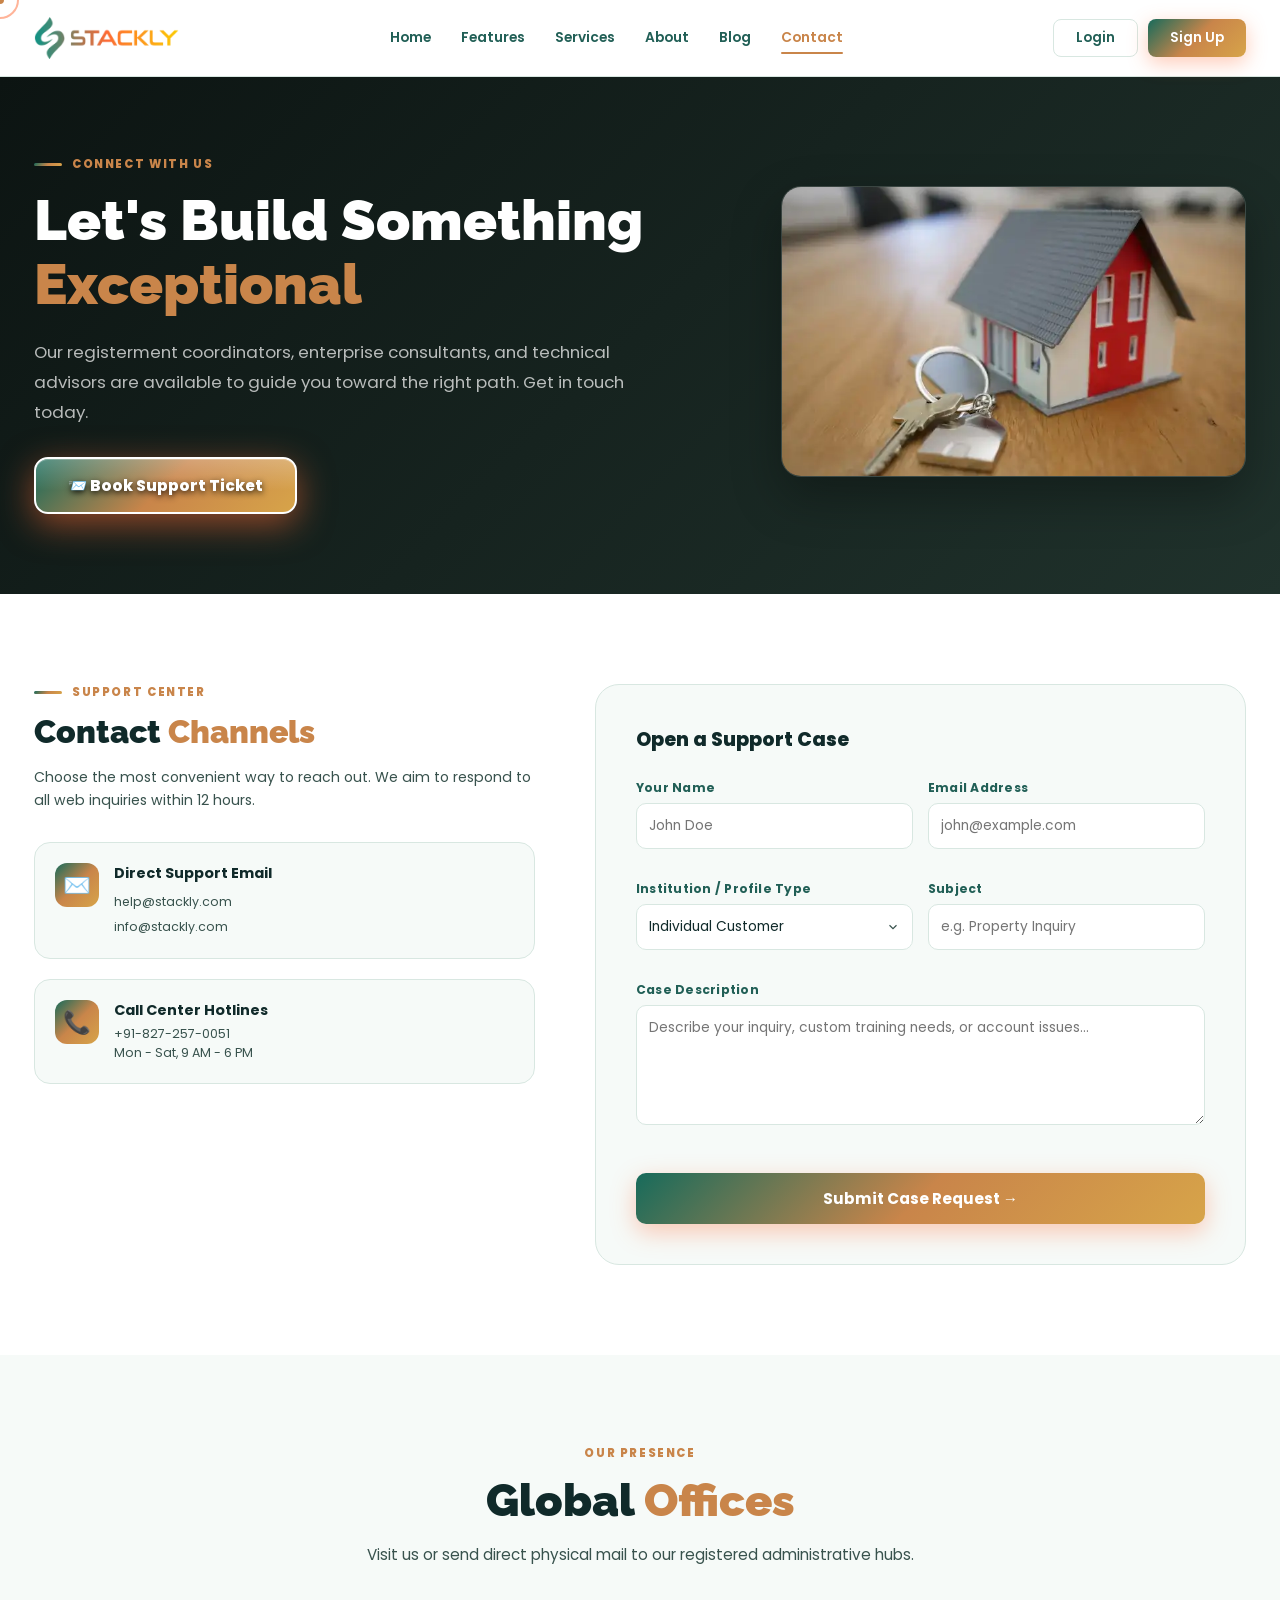
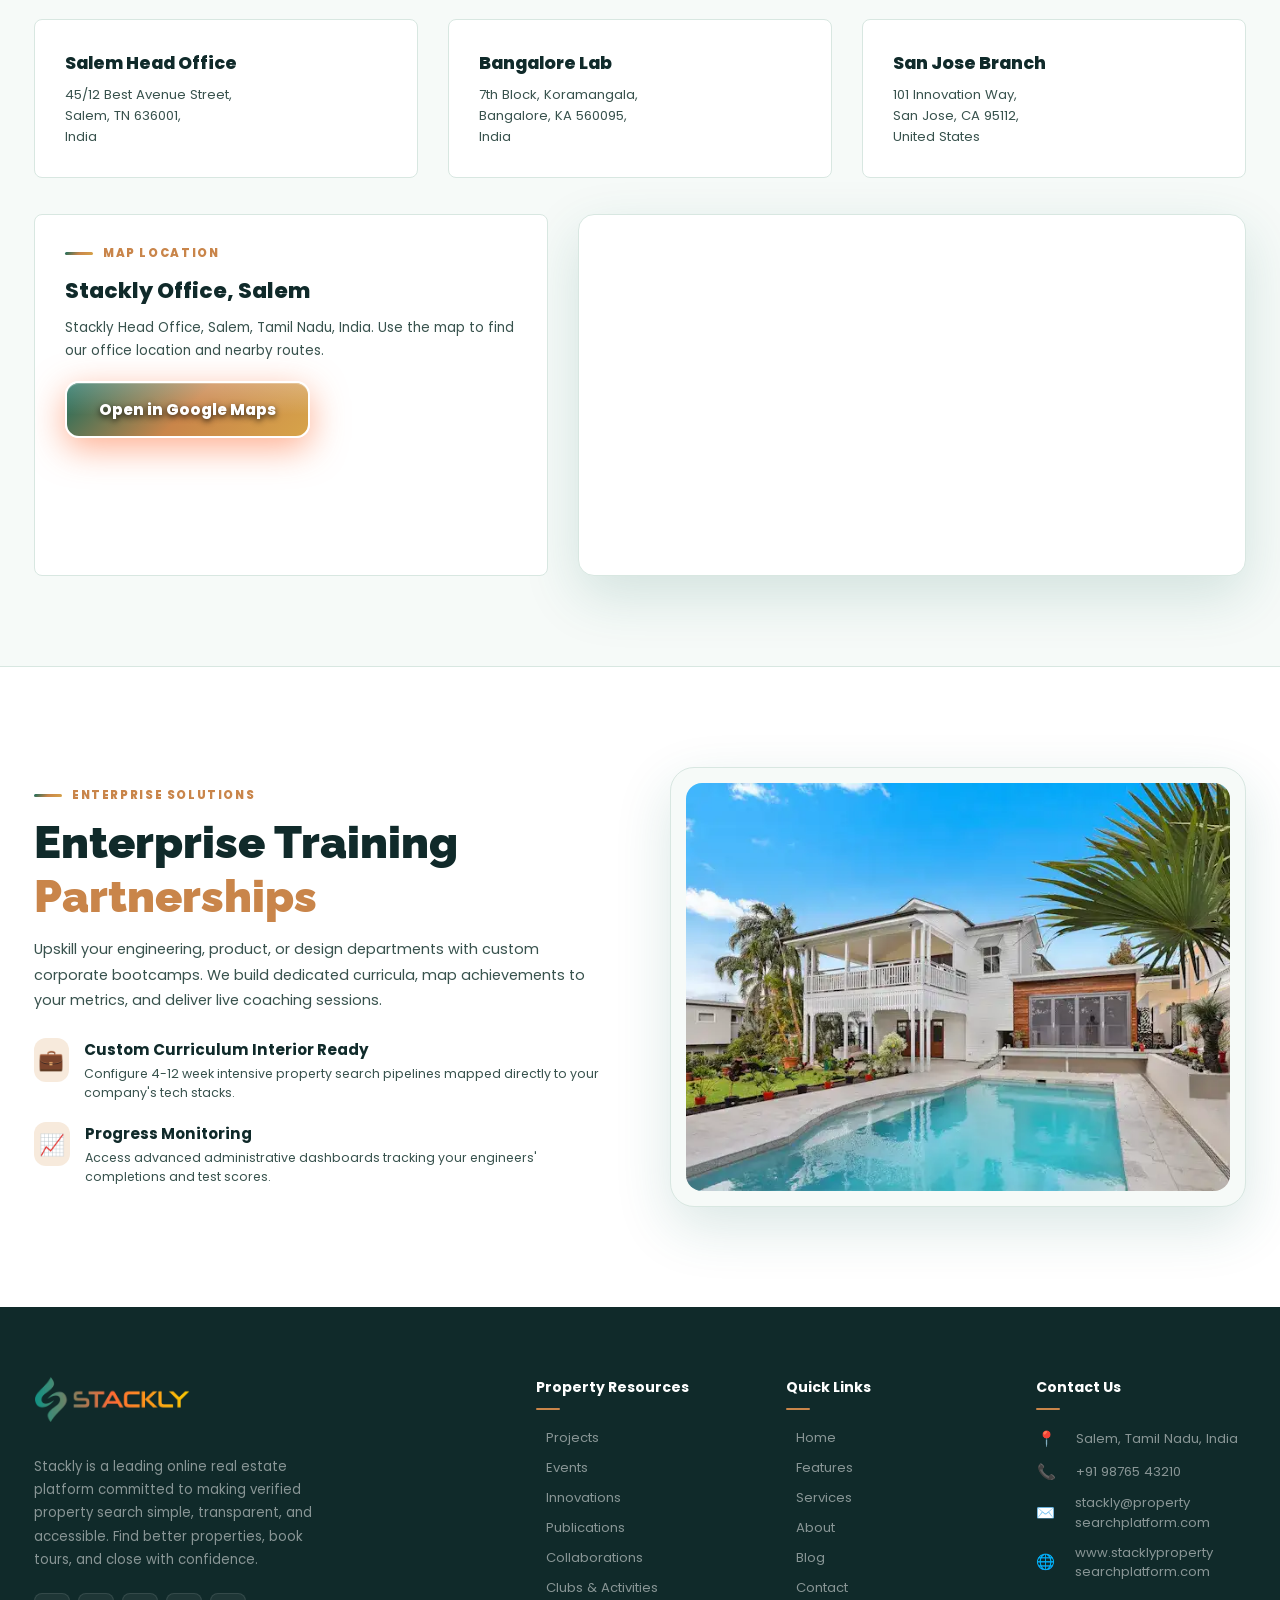
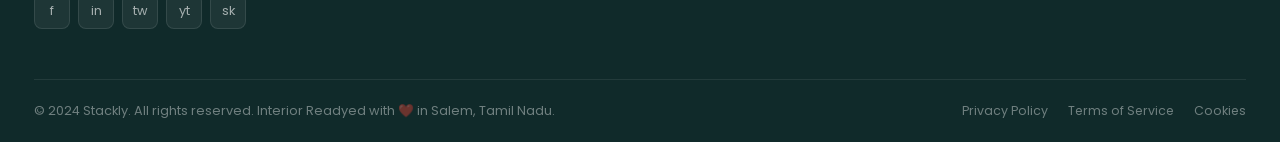
<file: contact.html>
<!DOCTYPE html>
<html lang="en">
<head>
<meta charset="UTF-8">
<meta name="viewport" content="width=device-width, initial-scale=1.0">
<title>Contact Us - Stackly</title>
<link href="https://fonts.googleapis.com/css2?family=Poppins:wght@300;400;500;600;700;800;900&family=Raleway:wght@400;600;700;800;900&display=swap" rel="stylesheet">
<link rel="stylesheet" href="index.css">
<!-- GSAP CDN -->
<script src="https://cdnjs.cloudflare.com/ajax/libs/gsap/3.12.5/gsap.min.js"></script>
<style>
/* Custom local styles for timeline */
.timeline {
  position: relative;
  max-width: 800px;
  margin: 40px auto 0;
  padding: 0 20px;
}
.timeline::after {
  content: '';
  position: absolute;
  width: 3px;
  background: var(--border);
  top: 0;
  bottom: 0;
  left: 50%;
  margin-left: -1.5px;
}
.timeline-item {
  padding: 10px 40px;
  position: relative;
  background: transparent;
  width: 50%;
  box-sizing: border-box;
}
.timeline-item::after {
  content: '';
  position: absolute;
  width: 16px;
  height: 16px;
  right: -8px;
  background: #fff;
  border: 4px solid var(--orange);
  top: 15px;
  border-radius: 50%;
  z-index: 1;
}
.left-item {
  left: 0;
  text-align: right;
}
.right-item {
  left: 50%;
  text-align: left;
}
.right-item::after {
  left: -8px;
}
.timeline-content {
  padding: 20px 30px;
  background: #fff;
  border: 1px solid var(--border);
  border-radius: 14px;
  position: relative;
}
.timeline-year {
  font-family: 'Raleway', sans-serif;
  font-size: 1.4rem;
  font-weight: 900;
  color: var(--orange);
  margin-bottom: 5px;
}
@media (max-width: 768px) {
  .timeline::after {
    left: 31px;
  }
  .timeline-item {
    width: 100%;
    padding-left: 70px;
    padding-right: 25px;
    text-align: left;
  }
  .timeline-item::after {
    left: 23px;
  }
  .left-item {
    left: 0;
  }
  .right-item {
    left: 0;
  }
}
</style>
</head>
<body>

<!-- CURSOR -->
<div id="cur-dot"></div>
<div id="cur-ring"></div>

<!-- LOADER -->
<div id="loader">
  <div class="loader-edu-wrapper">
    <svg class="loader-edu-icon" viewBox="0 0 24 24" fill="none" xmlns="http://www.w3.org/2000/svg">
      <defs>
        <linearGradient id="eduGrad" x1="0%" y1="0%" x2="100%" y2="100%">
          <stop offset="0%" stop-color="#0d9488" />
          <stop offset="50%" stop-color="#ff6b35" />
          <stop offset="100%" stop-color="#ffcc00" />
        </linearGradient>
        <linearGradient id="eduGradFill" x1="0%" y1="0%" x2="100%" y2="100%">
          <stop offset="0%" stop-color="#0d9488" stop-opacity="0.1" />
          <stop offset="50%" stop-color="#ff6b35" stop-opacity="0.1" />
          <stop offset="100%" stop-color="#ffcc00" stop-opacity="0.1" />
        </linearGradient>
      </defs>
      <path d="M6 12v5c0 2 2 3 6 3s6-1 6-3v-5" stroke="url(#eduGrad)" stroke-width="2" stroke-linecap="round" stroke-linejoin="round" fill="url(#eduGradFill)"/>
      <path d="M2 10l10-5 10 5-10 5z" stroke="url(#eduGrad)" stroke-width="2" stroke-linecap="round" stroke-linejoin="round" fill="url(#eduGradFill)"/>
      <path d="M22 10v6" stroke="url(#eduGrad)" stroke-width="2" stroke-linecap="round" stroke-linejoin="round"/>
    </svg>
  </div>
  <div class="ld-logo">
    <img src="logo_gold.webp" alt="Stackly Logo" class="loader-logo-img">
  </div>
  <div class="ld-bar-bg"><div class="ld-bar"></div></div>
  <div class="ld-words">Opening communication lines...</div>
</div>

<!-- SCROLL TOP -->
<div id="scrolltop" onclick="window.scrollTo({top:0,behavior:'smooth'})">↑</div>

<!-- NAVBAR -->
<nav id="navbar">
  <div class="nav-inner">
    <a href="index.html" class="nav-logo">
      <img src="logo_gold.webp" alt="Stackly Logo" class="nav-logo-img">
    </a>
    <ul class="nav-menu">
      <li><a href="index.html">Home</a></li>
      <li><a href="features.html">Features</a></li>
      <li><a href="services.html">Services</a></li>
      <li><a href="about.html">About</a></li>
      <li><a href="blog.html">Blog</a></li>
      <li><a href="contact.html" class="active">Contact</a></li>
    </ul>
    <div class="nav-actions">
      <button class="btn-login" onclick="location.href='login.html'">Login</button>
      <button class="btn-register" onclick="location.href='signup.html'">Sign Up</button>
    </div>
    <div class="hamburger" id="ham">
      <span></span><span></span><span></span>
    </div>
  </div>
</nav>

<!-- MOBILE MENU -->
<div id="mob-menu">
  <span id="mob-close">✕</span>
  <div class="mob-menu-logo">
    <img src="logo_gold.webp" alt="Stackly Logo" style="height: 48px; object-fit: contain;">
  </div>
  <div class="mob-menu-links">
    <a href="index.html">Home</a>
    <a href="features.html">Features</a>
    <a href="services.html">Services</a>
    <a href="about.html">About</a>
    <a href="blog.html">Blog</a>
    <a href="contact.html" class="active">Contact</a>
  </div>
  <div class="mob-menu-actions">
    <a href="login.html" class="mob-menu-btn secondary">Login</a>
    <a href="signup.html" class="mob-menu-btn">Sign Up</a>
  </div>
</div>
<!-- CONTACT HERO -->
<section id="contact-hero" style="background: linear-gradient(135deg,#0c1412 0%,#20322c 100%); min-height: 50vh; display: flex; align-items: center; color: #fff; padding: 80px 0; overflow: hidden; position: relative;">
  <div class="container" style="position: relative; z-index: 2;">
    <div class="grid-split-12-08" style="gap: 50px; align-items: center;">
      <div class="hero-left">
        <div class="sec-eyebrow" style="color: var(--orange); margin-bottom: 15px;">Connect With Us</div>
        <h1 class="contact-hero-title" style="font-family: 'Raleway', sans-serif; font-size: clamp(2.2rem, 4.5vw, 3.5rem); font-weight: 900; line-height: 1.15; margin-bottom: 20px;">
          Let's Build Something <span style="color: var(--orange);">Exceptional</span>
        </h1>
        <p class="contact-hero-sub" style="font-size: 1.05rem; color: rgba(255,255,255,0.7); line-height: 1.8; margin-bottom: 30px; max-width: 620px;">
          Our registerment coordinators, enterprise consultants, and technical advisors are available to guide you toward the right path. Get in touch today.
        </p>
        <a href="404.html" class="hbtn-main">📨 Book Support Ticket</a>
      </div>
      <div class="hero-right">
        <img src="downloaded_images/real-estate-agent.webp" alt="Contact Hero Image" style="width: 100%; border-radius: 20px; box-shadow: 0 20px 50px rgba(0,0,0,0.3); border: 1px solid rgba(255,255,255,0.15); aspect-ratio: 16/10; object-fit: cover;">
      </div>
    </div>
  </div>
</section>

<!-- CONTACT PANEL (FORM & INFO) -->
<section id="ticket-form" style="background: #fff; padding: 90px 0;">
  <div class="container">
    <div class="contact-inner grid-split-1-13" style="gap: 60px;">
      <!-- Contact Info -->
      <div class="contact-info">
        <div class="sec-eyebrow" style="justify-content: flex-start;">Support Center</div>
        <h2 class="sec-title" style="font-size: 2rem;">Contact <span>Channels</span></h2>
        <p style="color: var(--gray); font-size: 0.88rem; line-height: 1.65; margin-bottom: 30px;">
          Choose the most convenient way to reach out. We aim to respond to all web inquiries within 12 hours.
        </p>
        
        <div style="display: flex; flex-direction: column; gap: 20px;">
          <div style="display: flex; gap: 15px; align-items: flex-start; background: var(--light); border: 1px solid var(--border); padding: 20px; border-radius: 16px;">
            <div style="font-size: 1.4rem; background: var(--grad); color:#fff; width: 44px; height: 44px; display:flex; align-items:center; justify-content:center; border-radius:12px;">✉️</div>
            <div>
              <h5 style="font-size: 0.9rem; font-weight: 700; color: var(--navy); margin-bottom: 4px;">Direct Support Email</h5>
              <a href="404.html" style="font-size: 0.78rem; color: var(--gray); line-height: 1.5; text-decoration: none;">help@stackly.com<br>info@stackly.com</a>
            </div>
          </div>
          <div style="display: flex; gap: 15px; align-items: flex-start; background: var(--light); border: 1px solid var(--border); padding: 20px; border-radius: 16px;">
            <div style="font-size: 1.4rem; background: var(--grad); color:#fff; width: 44px; height: 44px; display:flex; align-items:center; justify-content:center; border-radius:12px;">📞</div>
            <div>
              <h5 style="font-size: 0.9rem; font-weight: 700; color: var(--navy); margin-bottom: 4px;">Call Center Hotlines</h5>
              <p style="font-size: 0.78rem; color: var(--gray); line-height: 1.5;">+91-827-257-0051<br>Mon - Sat, 9 AM - 6 PM</p>
            </div>
          </div>
        </div>
      </div>

      <!-- Ticket Form -->
      <div class="contact-form-wrap" style="background: var(--light); border: 1px solid var(--border); border-radius: 24px; padding: 40px;">
        <h3 style="font-size: 1.2rem; font-weight: 800; color: var(--navy); margin-bottom: 25px;">Open a Support Case</h3>
        <form id="supportForm" onsubmit="handleSupportSubmit(event)">
          <div class="form-row grid-split-1-1" style="gap: 15px;">
            <div class="form-group">
              <label style="font-size: 0.76rem; font-weight: 700; color: var(--navy2); display: block; margin-bottom: 6px;">Your Name</label>
              <input type="text" id="supportName" placeholder="John Doe" required oninput="this.value = this.value.replace(/[^A-Za-z\s]/g, '')" style="width:100%; padding:12px; border:1.5px solid var(--border); border-radius:10px; font-size:0.86rem; outline:none;">
            </div>
            <div class="form-group">
              <label style="font-size: 0.76rem; font-weight: 700; color: var(--navy2); display: block; margin-bottom: 6px;">Email Address</label>
              <input type="email" id="supportEmail" placeholder="john@example.com" required style="width:100%; padding:12px; border:1.5px solid var(--border); border-radius:10px; font-size:0.86rem; outline:none;">
            </div>
          </div>
          <div class="form-row grid-split-1-1" style="gap: 15px; margin-top: 15px;">
            <div class="form-group" style="position: relative; z-index: 999;">
              <label style="font-size: 0.76rem; font-weight: 700; color: var(--navy2); display: block; margin-bottom: 6px;">Institution / Profile Type</label>
              <!-- Custom Dropdown to perfectly respect mobile bounds -->
              <div class="custom-select-wrapper" style="position:relative; user-select:none; z-index:999;" id="customSelectWrapper">
                <div class="custom-select-display" id="customSelectDisplay" style="width:100%; padding:12px; border:1.5px solid var(--border); border-radius:10px; font-size:0.86rem; background:#fff; cursor:pointer; display:flex; justify-content:space-between; align-items:center; color: var(--navy);">
                  <span id="supportTypeDisplay">Individual Customer</span>
                  <svg width="14" height="14" viewBox="0 0 24 24" fill="none" stroke="var(--gray)" stroke-width="2"><path d="M6 9l6 6 6-6"/></svg>
                </div>
                <div class="custom-select-options" id="customSelectOptions" style="display:none; position:absolute; top:100%; left:0; right:0; background:#fff; border:1.5px solid var(--border); border-radius:10px; margin-top:4px; z-index:1000; overflow:hidden; box-shadow:0 10px 25px rgba(0,0,0,0.15);">
                  <div class="custom-option" data-value="Individual" style="padding:12px 16px; font-size:0.86rem; cursor:pointer; border-bottom:1px solid #f1f5f9; color: var(--navy); transition: background 0.2s;">Individual Customer</div>
                  <div class="custom-option" data-value="Professional" style="padding:12px 16px; font-size:0.86rem; cursor:pointer; border-bottom:1px solid #f1f5f9; color: var(--navy); transition: background 0.2s;">Professional / Developer</div>
                  <div class="custom-option" data-value="Agency" style="padding:12px 16px; font-size:0.86rem; cursor:pointer; border-bottom:1px solid #f1f5f9; color: var(--navy); transition: background 0.2s;">Agency / College Rep.</div>
                  <div class="custom-option" data-value="Enterprise" style="padding:12px 16px; font-size:0.86rem; cursor:pointer; color: var(--navy); transition: background 0.2s;">Enterprise Coordinator</div>
                </div>
                <input type="hidden" id="supportType" name="supportType" value="Individual">
              </div>

              <script>
                document.addEventListener('DOMContentLoaded', () => {
                  const wrapper = document.getElementById('customSelectWrapper');
                  const display = document.getElementById('customSelectDisplay');
                  const optionsBox = document.getElementById('customSelectOptions');
                  const displayText = document.getElementById('supportTypeDisplay');
                  const hiddenInput = document.getElementById('supportType');
                  const options = document.querySelectorAll('.custom-option');

                  display.addEventListener('click', (e) => {
                    e.stopPropagation();
                    optionsBox.style.display = optionsBox.style.display === 'block' ? 'none' : 'block';
                  });

                  options.forEach(opt => {
                    opt.addEventListener('click', () => {
                      displayText.textContent = opt.textContent;
                      hiddenInput.value = opt.getAttribute('data-value');
                      optionsBox.style.display = 'none';
                    });
                    
                    opt.addEventListener('mouseenter', () => opt.style.background = '#f8fafc');
                    opt.addEventListener('mouseleave', () => opt.style.background = 'transparent');
                  });

                  document.addEventListener('click', (e) => {
                    if (!wrapper.contains(e.target)) {
                      optionsBox.style.display = 'none';
                    }
                  });
                });
              </script>
            </div>
            <div class="form-group">
              <label style="font-size: 0.76rem; font-weight: 700; color: var(--navy2); display: block; margin-bottom: 6px;">Subject</label>
              <input type="text" id="supportSubject" placeholder="e.g. Property Inquiry" required oninput="this.value = this.value.replace(/[^A-Za-z0-9\s]/g, '')" style="width:100%; padding:12px; border:1.5px solid var(--border); border-radius:10px; font-size:0.86rem; outline:none;">
            </div>
          </div>
          <div class="form-group" style="margin-top: 15px;">
            <label style="font-size: 0.76rem; font-weight: 700; color: var(--navy2); display: block; margin-bottom: 6px;">Case Description</label>
            <textarea id="supportMessage" placeholder="Describe your inquiry, custom training needs, or account issues..." required style="width:100%; min-height:120px; padding:12px; border:1.5px solid var(--border); border-radius:10px; font-size:0.86rem; outline:none; resize:vertical;"></textarea>
          </div>
          <button type="submit" class="form-submit" style="margin-top: 25px; width: 100%;">Submit Case Request &rarr;</button>
        </form>
      </div>
    </div>
  </div>
</section>

<!-- GLOBAL LOCATIONS -->
<section id="locations" style="background: var(--light); padding: 90px 0;">
  <div class="container">
    <div class="sec-head">
      <div class="sec-eyebrow">Our Presence</div>
      <h2 class="sec-title">Global <span>Offices</span></h2>
      <p class="sec-desc">Visit us or send direct physical mail to our registered administrative hubs.</p>
    </div>

    <div class="grid-3col" style="gap: 30px; margin-top: 50px;">
      <!-- Office 1 -->
      <div class="feat-card" style="padding: 30px; border-radius: 16px;">
        <h4 style="font-size: 1.1rem; font-weight: 800; color: var(--navy); margin-bottom: 8px;">Salem Head Office</h4>
        <p style="font-size: 0.82rem; color: var(--gray); line-height: 1.6;">
          45/12 Best Avenue Street,<br>Salem, TN 636001,<br>India
        </p>
      </div>

      <!-- Office 2 -->
      <div class="feat-card" style="padding: 30px; border-radius: 16px;">
        <h4 style="font-size: 1.1rem; font-weight: 800; color: var(--navy); margin-bottom: 8px;">Bangalore Lab</h4>
        <p style="font-size: 0.82rem; color: var(--gray); line-height: 1.6;">
          7th Block, Koramangala,<br>Bangalore, KA 560095,<br>India
        </p>
      </div>

      <!-- Office 3 -->
      <div class="feat-card" style="padding: 30px; border-radius: 16px;">
        <h4 style="font-size: 1.1rem; font-weight: 800; color: var(--navy); margin-bottom: 8px;">San Jose Branch</h4>
        <p style="font-size: 0.82rem; color: var(--gray); line-height: 1.6;">
          101 Innovation Way,<br>San Jose, CA 95112,<br>United States
        </p>
      </div>
    </div>

    <div class="grid-split-1-13" style="gap: 30px; align-items: stretch; margin-top: 36px;">
      <div class="feat-card" style="padding: 30px; border-radius: 16px;">
        <div class="sec-eyebrow" style="justify-content: flex-start;">Map Location</div>
        <h3 style="font-size: 1.35rem; font-weight: 800; color: var(--navy); margin-bottom: 10px;">Stackly Office, Salem</h3>
        <p style="font-size: 0.84rem; color: var(--gray); line-height: 1.7; margin-bottom: 18px;">
          Stackly Head Office, Salem, Tamil Nadu, India. Use the map to find our office location and nearby routes.
        </p>
        <a href="https://www.google.com/maps/search/?api=1&query=Stackly%20Office%20Salem%20Tamil%20Nadu" target="_blank" rel="noopener" class="hbtn-main" style="display:inline-flex;width:fit-content;">Open in Google Maps</a>
      </div>
      <div style="border: 1px solid var(--border); border-radius: 16px; overflow: hidden; min-height: 360px; background: #fff; box-shadow: var(--shadow);">
        <iframe
          title="Stackly Office Salem Tamil Nadu Map"
          src="https://www.google.com/maps?q=Stackly%20Office%20Salem%20Tamil%20Nadu&output=embed"
          width="100%"
          height="100%"
          style="border:0; display:block; min-height:360px;"
          allowfullscreen=""
          loading="lazy"
          referrerpolicy="no-referrer-when-downgrade"></iframe>
      </div>
    </div>
  </div>
</section>

<!-- ENTERPRISE PARTNERSHIP SECTION -->
<section id="enterprise-inquiry" style="background: #fff; padding: 100px 0; overflow: hidden; border-top: 1px solid var(--border);">
  <div class="container">
    <div class="grid-split-1-1" style="gap: 60px; align-items: center;">
      
      <div class="rv-l">
        <div class="sec-eyebrow">Enterprise Solutions</div>
        <h2 class="sec-title">Enterprise Training <span>Partnerships</span></h2>
        <p style="color: var(--gray); font-size: 0.9rem; line-height: 1.75; margin-bottom: 25px;">
          Upskill your engineering, product, or design departments with custom corporate bootcamps. We build dedicated curricula, map achievements to your metrics, and deliver live coaching sessions.
        </p>
        
        <div style="display: flex; flex-direction: column; gap: 20px;">
          <div style="display: flex; gap: 15px; align-items: flex-start;">
            <div style="font-size: 1.3rem; background: var(--orange-light); color: var(--orange); width: 44px; height: 44px; display: flex; align-items: center; justify-content: center; border-radius: 12px; font-weight: 700;">💼</div>
            <div>
              <h4 style="font-size: 0.95rem; font-weight: 700; color: var(--navy); margin-bottom: 4px;">Custom Curriculum Interior Ready</h4>
              <p style="font-size: 0.78rem; color: var(--gray); line-height: 1.5;">Configure 4-12 week intensive property search pipelines mapped directly to your company's tech stacks.</p>
            </div>
          </div>
          
          <div style="display: flex; gap: 15px; align-items: flex-start;">
            <div style="font-size: 1.3rem; background: var(--orange-light); color: var(--orange); width: 44px; height: 44px; display: flex; align-items: center; justify-content: center; border-radius: 12px; font-weight: 700;">📈</div>
            <div>
              <h4 style="font-size: 0.95rem; font-weight: 700; color: var(--navy); margin-bottom: 4px;">Progress Monitoring</h4>
              <p style="font-size: 0.78rem; color: var(--gray); line-height: 1.5;">Access advanced administrative dashboards tracking your engineers' completions and test scores.</p>
            </div>
          </div>
        </div>
      </div>
      
      <div class="rv-r" style="position: relative;">
        <div style="background: var(--light); border: 1px solid var(--border); padding: 15px; border-radius: 24px; box-shadow: var(--shadow);">
          <img src="downloaded_images/real-estate-listing.webp" alt="Corporate Partnership Discussion" style="width: 100%; border-radius: 16px; display: block; object-fit: cover; aspect-ratio: 4/3;">
        </div>
      </div>
      
    </div>
  </div>
</section>

<!-- FOOTER -->
<footer>
  <div class="container">
    <div class="footer-grid">
      <div class="fg-brand">
        <a href="index.html" class="nav-logo" style="margin-bottom:12px; display:inline-block;">
          <img src="logo_gold.webp" alt="Stackly Logo" class="footer-logo-img">
        </a>
        <p>Stackly is a leading online real estate platform committed to making verified property search simple, transparent, and accessible. Find better properties, book tours, and close with confidence.</p>
        <div class="foot-soc">
          <a class="fsoc" href="404.html">f</a>
          <a class="fsoc" href="404.html">in</a>
          <a class="fsoc" href="404.html">tw</a>
          <a class="fsoc" href="404.html">yt</a>
          <a class="fsoc" href="404.html">sk</a>
        </div>
      </div>
      <div class="fg-col">
        <h4>Property Resources</h4>
        <ul>
          <li><a href="404.html">Projects</a></li>
          <li><a href="404.html">Events</a></li>
          <li><a href="404.html">Innovations</a></li>
          <li><a href="404.html">Publications</a></li>
          <li><a href="404.html">Collaborations</a></li>
          <li><a href="404.html">Clubs & Activities</a></li>
        </ul>
      </div>
      <div class="fg-col">
      <h4>Quick Links</h4>
        <ul>
          <li><a href="index.html">Home</a></li>
          <li><a href="features.html">Features</a></li>
          <li><a href="services.html">Services</a></li>
          <li><a href="about.html">About</a></li>
          <li><a href="blog.html">Blog</a></li>
          <li><a href="contact.html">Contact</a></li>
        </ul>
      </div>
      <div class="fg-col">
      <h4>Contact Us</h4>
        <ul class="footer-contact-list">
          <li><span class="fc-icon">📍</span> <a href="404.html">Salem, Tamil Nadu, India</a></li>
          <li><span class="fc-icon">📞</span> <a href="404.html">+91 98765 43210</a></li>
          <li><span class="fc-icon">✉️</span> <a href="404.html">stackly@property searchplatform.com</a></li>
          <li><span class="fc-icon">🌐</span> <a href="404.html"> www.stacklyproperty searchplatform.com</a></li>
        </ul>
      </div>
    </div>
    <div class="foot-bottom">
      <p>© 2024 Stackly. All rights reserved. Interior Readyed with ❤️ in Salem, Tamil Nadu.</p>
      <div class="foot-links">
        <a href="404.html">Privacy Policy</a>
        <a href="404.html">Terms of Service</a>
        <a href="404.html">Cookies</a>
      </div>
    </div>
  </div>
</footer>


<script>
/* ===== LOADER TRANSITION ===== */
const logo = document.querySelector('a.nav-logo');
if (logo) {
  logo.addEventListener('click', (e) => {
    e.preventDefault();
    const loader = document.getElementById('loader');
    if (loader) {
      loader.classList.add('show');
      setTimeout(() => {
        window.location.href = logo.getAttribute('href');
      }, 1500);
    } else {
      window.location.href = logo.getAttribute('href');
    }
  });
}

/* ===== CURSOR ===== */
const cd=document.getElementById('cur-dot'),cr=document.getElementById('cur-ring');
let mx=0,my=0,rx=0,ry=0;
document.addEventListener('mousemove',e=>{mx=e.clientX;my=e.clientY});
(function ac(){cd.style.left=mx+'px';cd.style.top=my+'px';rx+=(mx-rx)*.12;ry+=(my-ry)*.12;cr.style.left=rx+'px';cr.style.top=ry+'px';requestAnimationFrame(ac)})();
document.querySelectorAll('a,button,.feat-card,.admin-card').forEach(el=>{
  el.addEventListener('mouseenter',()=>cr.classList.add('big'));
  el.addEventListener('mouseleave',()=>cr.classList.remove('big'));
});

/* ===== NAVBAR SCROLL ===== */
const nb=document.getElementById('navbar');
window.addEventListener('scroll',()=>{
  nb.classList.toggle('scrolled',scrollY>80);
  document.getElementById('scrolltop').classList.toggle('show',scrollY>400);
});

/* ===== MOBILE MENU ===== */
document.getElementById('ham').addEventListener('click',()=>{
  document.getElementById('mob-menu').classList.add('open');
  document.body.classList.add('no-scroll');
  document.documentElement.classList.add('no-scroll');
});
document.getElementById('mob-close').addEventListener('click',()=>{
  document.getElementById('mob-menu').classList.remove('open');
  document.body.classList.remove('no-scroll');
  document.documentElement.classList.remove('no-scroll');
});
document.querySelectorAll('#mob-menu a').forEach(a=>a.addEventListener('click',()=>{
  document.getElementById('mob-menu').classList.remove('open');
  document.body.classList.remove('no-scroll');
  document.documentElement.classList.remove('no-scroll');
}));


/* ===== GSAP CONTACT ANIMATIONS ===== */
window.addEventListener('load', () => {
  setTimeout(() => {
    if (typeof gsap !== 'undefined') {
      gsap.from("#contact-hero .sec-eyebrow", { opacity: 0, y: -20, duration: 0.8, ease: "power2.out" });
      gsap.from(".contact-hero-title", { opacity: 0, y: 30, duration: 1, delay: 0.2, ease: "power3.out" });
      gsap.from(".contact-hero-sub", { opacity: 0, y: 20, duration: 1, delay: 0.4, ease: "power2.out" });
      gsap.from("#contact-hero .hbtn-main", { opacity: 0, scale: 0.95, duration: 0.8, delay: 0.6, ease: "back.out(1.5)" });
      gsap.from("#contact-hero img", { opacity: 0, x: 40, duration: 1.2, delay: 0.4, ease: "power3.out" });
      
      // Animate form field highlights
      gsap.from(".form-group", {
        opacity: 0,
        y: 15,
        duration: 0.6,
        delay: 0.8,
        stagger: 0.1,
        ease: "power2.out"
      });
    }
  }, 1500);
});

/* ===== FORM FOCUS MICRO ===== */
document.querySelectorAll('.form-group input,.form-group textarea,.form-group select').forEach(el=>{
  el.addEventListener('focus',()=> {
    const lbl = el.parentElement.querySelector('label');
    if(lbl) lbl.style.color='var(--orange)';
  });
  el.addEventListener('blur',()=> {
    const lbl = el.parentElement.querySelector('label');
    if(lbl) lbl.style.color='';
  });
});

/* ===== CONTACT FORM VALIDATION & REDIRECT ===== */
function handleSupportSubmit(e) {
  e.preventDefault();
  
  const nameInput = document.getElementById('supportName');
  const emailInput = document.getElementById('supportEmail');
  const subjectInput = document.getElementById('supportSubject');
  const messageInput = document.getElementById('supportMessage');
  
  const nameVal = nameInput.value.trim();
  const emailVal = emailInput.value.trim();
  const subjectVal = subjectInput.value.trim();
  const messageVal = messageInput.value.trim();
  
  // 1. Name validation: Only alphabetic characters and spaces
  const nameRegex = /^[A-Za-z\s]+$/;
  if (!nameRegex.test(nameVal)) {
    alert("Name field must contain only alphabetic characters and spaces.");
    nameInput.focus();
    return false;
  }
  
  // 2. Email validation: Standard format
  const emailRegex = /^[^\s@]+@[^\s@]+\.[^\s@]+$/;
  if (!emailRegex.test(emailVal)) {
    alert("Please enter a valid email address.");
    emailInput.focus();
    return false;
  }
  
  // 3. Subject validation: Must contain at least one alphabetic character, allowing alphanumeric (prevent purely numeric strings like "12")
  const subjectRegex = /^(?=.*[A-Za-z])[A-Za-z0-9\s]+$/;
  if (!subjectRegex.test(subjectVal)) {
    alert("Subject field must contain letters (numbers are allowed when combined with letters).");
    subjectInput.focus();
    return false;
  }
  
  // 4. Description/Message validation: Cannot be empty
  if (messageVal.length === 0) {
    alert("Please enter your case description.");
    messageInput.focus();
    return false;
  }
  
  // Success: Redirect to 404
  window.location.href = "404.html";
}

/* ===== SCROLL REVEAL ===== */
const ro=new IntersectionObserver(entries=>{
  entries.forEach(e=>{if(e.isIntersecting)e.target.classList.add('show')});
},{threshold:.1,rootMargin:'0px 0px -40px 0px'});
document.querySelectorAll('.rv,.rv-l,.rv-r').forEach(el=>ro.observe(el));
</script>
</body>
</html>
</file>
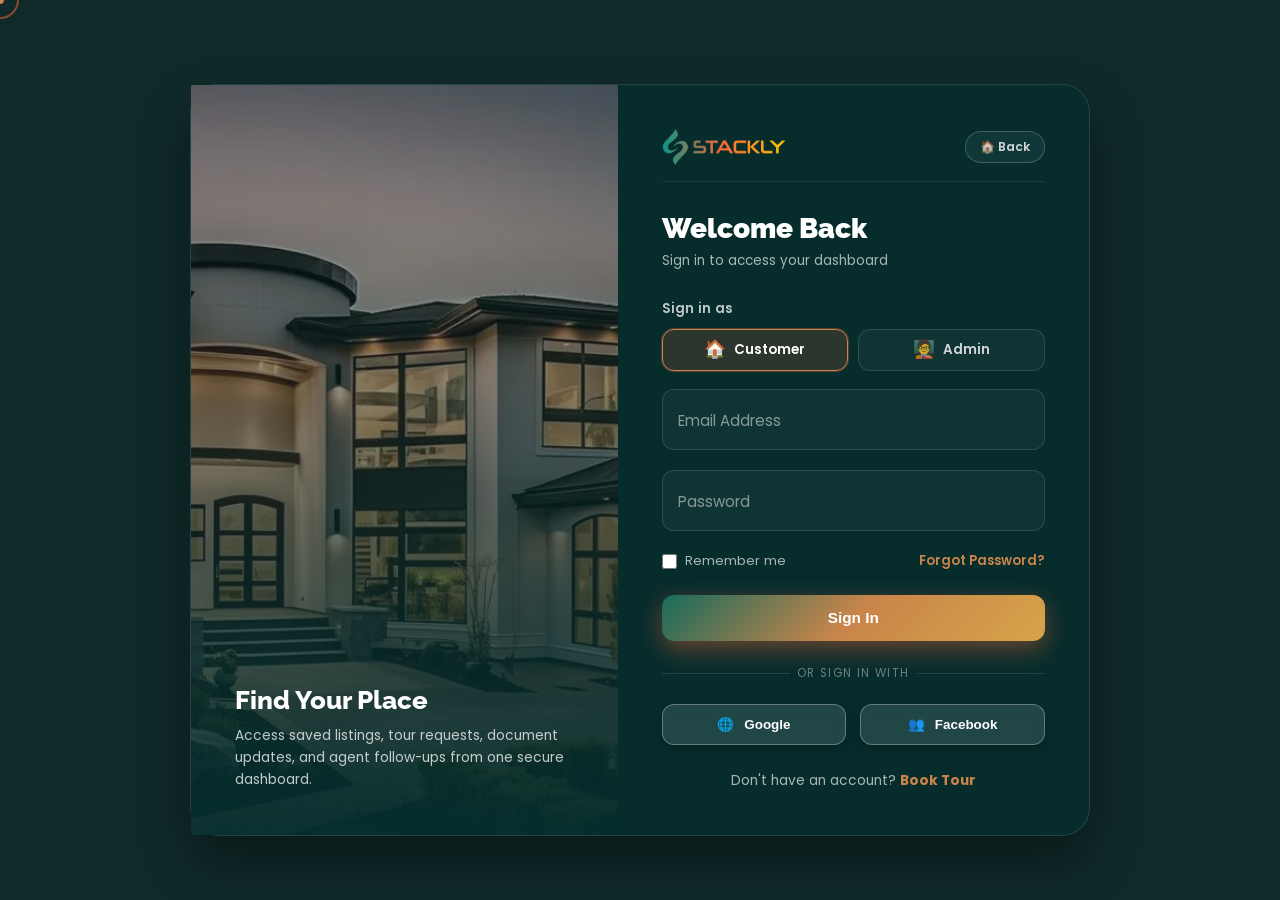
<file: dashboard.html>
<!DOCTYPE html>
<html lang="en">
<head>
  <meta charset="UTF-8">
  <meta name="viewport" content="width=device-width, initial-scale=1.0">
  <title>Dashboard - Stackly Stackly</title>
  <!-- Google Fonts -->
  <link href="https://fonts.googleapis.com/css2?family=Poppins:wght@300;400;500;600;700;800;900&family=Raleway:wght@400;600;700;800;900&display=swap" rel="stylesheet">
  <!-- Stylesheets -->
  <link rel="stylesheet" href="index.css">
  <link rel="stylesheet" href="dashboard.css">
</head>
<body class="dashboard-body">

  <!-- CURSOR -->
  <div id="cur-dot"></div>
  <div id="cur-ring"></div>

  <!-- LOADER -->
  <div id="loader" class="show">
    <div class="loader-edu-wrapper">
      <svg class="loader-edu-icon" viewBox="0 0 24 24" fill="none" xmlns="http://www.w3.org/2000/svg">
        <defs>
          <linearGradient id="eduGrad" x1="0%" y1="0%" x2="100%" y2="100%">
            <stop offset="0%" stop-color="#0d9488" />
            <stop offset="50%" stop-color="#ff6b35" />
            <stop offset="100%" stop-color="#ffcc00" />
          </linearGradient>
          <linearGradient id="eduGradFill" x1="0%" y1="0%" x2="100%" y2="100%">
            <stop offset="0%" stop-color="#0d9488" stop-opacity="0.1" />
            <stop offset="50%" stop-color="#ff6b35" stop-opacity="0.1" />
            <stop offset="100%" stop-color="#ffcc00" stop-opacity="0.1" />
          </linearGradient>
        </defs>
        <path d="M6 12v5c0 2 2 3 6 3s6-1 6-3v-5" stroke="url(#eduGrad)" stroke-width="2" stroke-linecap="round" stroke-linejoin="round" fill="url(#eduGradFill)"/>
        <path d="M2 10l10-5 10 5-10 5z" stroke="url(#eduGrad)" stroke-width="2" stroke-linecap="round" stroke-linejoin="round" fill="url(#eduGradFill)"/>
        <path d="M22 10v6" stroke="url(#eduGrad)" stroke-width="2" stroke-linecap="round" stroke-linejoin="round"/>
      </svg>
    </div>
    <div class="ld-logo">
      <img src="logo_gold.webp" alt="Stackly Logo" class="loader-logo-img">
    </div>
    <div class="ld-bar-bg"><div class="ld-bar"></div></div>
    <div class="ld-words">Syncing portal details...</div>
  </div>

  <div id="sidebar-backdrop" onclick="toggleSidebar()"></div>

  <div id="dashboard-page">
    
    <!-- SIDEBAR -->
    <aside id="dashboard-sidebar">
      <div class="sidebar-top">
        <div class="sidebar-header-row">
          <a href="index.html" class="sidebar-logo">
            <img src="logo_gold.webp" alt="Stackly Logo" style="height: 42px; width: auto; object-fit: contain; filter: drop-shadow(0 0 8px rgba(248, 184, 14, 0.25));">
          </a>
          <button class="btn-sidebar-close" onclick="toggleSidebar()" aria-label="Close Sidebar">
            <svg viewBox="0 0 24 24" fill="none" stroke="currentColor" stroke-width="2" stroke-linecap="round" stroke-linejoin="round"><line x1="18" y1="6" x2="6" y2="18"></line><line x1="6" y1="6" x2="18" y2="18"></line></svg>
          </button>
        </div>
        
        <div>
          <div class="menu-section-label">Main</div>
          <ul class="sidebar-menu">
            <li class="active" id="menu-li-dashboard">
              <a href="#" onclick="switchTab(event, 'dashboard')">
                <svg viewBox="0 0 24 24" fill="none" stroke="currentColor" stroke-width="2" stroke-linecap="round" stroke-linejoin="round"><path d="M3 9l9-7 9 7v11a2 2 0 0 1-2 2H5a2 2 0 0 1-2-2z"></path><polyline points="9 22 9 12 15 12 15 22"></polyline></svg>
                Dashboard
              </a>
            </li>
            <li id="menu-li-properties">
              <a href="#" onclick="switchTab(event, 'properties')">
                <svg viewBox="0 0 24 24" fill="none" stroke="currentColor" stroke-width="2" stroke-linecap="round" stroke-linejoin="round"><path d="M4 19.5A2.5 2.5 0 0 1 6.5 17H20"></path><path d="M6.5 2H20v20H6.5A2.5 2.5 0 0 1 4 19.5v-15A2.5 2.5 0 0 1 6.5 2z"></path></svg>
                <span id="label-properties">My Properties</span>
              </a>
            </li>
            <li id="menu-li-schedule">
              <a href="#" onclick="switchTab(event, 'schedule')">
                <svg viewBox="0 0 24 24" fill="none" stroke="currentColor" stroke-width="2" stroke-linecap="round" stroke-linejoin="round"><rect x="3" y="4" width="18" height="18" rx="2" ry="2"></rect><line x1="16" y1="2" x2="16" y2="6"></line><line x1="8" y1="2" x2="8" y2="6"></line><line x1="3" y1="10" x2="21" y2="10"></line></svg>
                <span id="label-schedule">Schedule</span>
              </a>
            </li>
            <li id="menu-li-progress">
              <a href="#" onclick="switchTab(event, 'progress')">
                <svg viewBox="0 0 24 24" fill="none" stroke="currentColor" stroke-width="2" stroke-linecap="round" stroke-linejoin="round"><polyline points="22 12 18 12 15 21 9 3 6 12 2 12"></polyline></svg>
                <span id="label-progress">Progress</span>
              </a>
            </li>
          </ul>
        </div>
      </div>
      
      <div class="sidebar-bottom">
        <a href="#" class="btn-logout" onclick="handleLogout(event)">
          <svg viewBox="0 0 24 24" fill="none" stroke="currentColor" stroke-width="2" stroke-linecap="round" stroke-linejoin="round"><path d="M9 21H5a2 2 0 0 1-2-2V5a2 2 0 0 1 2-2h4"></path><polyline points="16 17 21 12 16 7"></polyline><line x1="21" y1="12" x2="9" y2="12"></line></svg>
          Log Out
        </a>
      </div>
    </aside>

    <!-- MAIN PANEL -->
    <main id="dashboard-main">
      
      <!-- HEADER -->
      <header class="db-header">
        <div class="header-left">
          <div class="greeting-wrapper">
            <button class="btn-sidebar-toggle" onclick="toggleSidebar()" aria-label="Open Sidebar">
              <svg viewBox="0 0 24 24" fill="none" stroke="currentColor" stroke-width="2" stroke-linecap="round" stroke-linejoin="round"><line x1="3" y1="12" x2="21" y2="12"></line><line x1="3" y1="6" x2="21" y2="6"></line><line x1="3" y1="18" x2="21" y2="18"></line></svg>
            </button>
            <a href="index.html" class="mobile-header-logo" aria-label="Stackly Home">
              <img src="logo_gold.webp" alt="Stackly Logo">
            </a>
            <h1 id="greeting-title">Good Morning <span class="wave-hand">👋</span></h1>
          </div>
          <p id="greeting-subtitle">Here's what's happening with your real estate portfolio today.</p>
        </div>
        <div class="header-right">
          <div class="user-chip">
            <svg viewBox="0 0 24 24" fill="none" stroke="currentColor" stroke-width="2" stroke-linecap="round" stroke-linejoin="round"><path d="M20 21v-2a4 4 0 0 0-4-4H8a4 4 0 0 0-4 4v2"></path><circle cx="12" cy="7" r="4"></circle></svg>
            <span id="user-display-email">manikanth@thestackly.com</span>
          </div>
          <div class="role-badge" id="user-display-role">Customer</div>
        </div>
      </header>

      <!-- TAB CONTENT: DASHBOARD -->
      <div id="tab-dashboard" class="tab-content active-tab">
        <!-- STATS GRID -->
        <section class="stats-grid" id="stats-container">
          <!-- Rendered via JS -->
        </section>

        <!-- CONTENT SPLIT ROW -->
        <div class="db-row">
          <!-- LEFT COLUMN (Properties / Tours list) -->
          <div class="column-left" id="main-content-left">
            <!-- Rendered via JS -->
          </div>

          <!-- RIGHT COLUMN (Calendar widget placeholder) -->
          <div class="column-right" id="dashboard-cal-container">
            <!-- Dynamic calendar placement -->
          </div>
        </div>
      </div>

      <!-- TAB CONTENT: COURSES / CLASSES -->
      <div id="tab-properties" class="tab-content">
        <!-- Rendered via JS -->
      </div>

      <!-- TAB CONTENT: SCHEDULE / ASSIGNMENTS -->
      <div id="tab-schedule" class="tab-content">
        <!-- Rendered via JS -->
      </div>

      <!-- TAB CONTENT: PROGRESS / ANALYTICS -->
      <div id="tab-progress" class="tab-content">
        <!-- Rendered via JS -->
      </div>

      <!-- SHARED STATIC CALENDAR COMPONENT (Moved dynamically between tabs) -->
      <div id="shared-calendar-widget" style="display: none;">
        <div class="calendar-card">
          <div class="calendar-header">
            <span class="calendar-month" id="calendar-month-name">June 2025</span>
            <div class="calendar-nav">
              <button class="calendar-nav-btn" onclick="changeMonth(-1)">◂</button>
              <button class="calendar-nav-btn" onclick="changeMonth(1)">▸</button>
            </div>
          </div>
          
          <div class="calendar-grid-weekdays">
            <span class="weekday-label">Su</span>
            <span class="weekday-label">Mo</span>
            <span class="weekday-label">Tu</span>
            <span class="weekday-label">We</span>
            <span class="weekday-label">Th</span>
            <span class="weekday-label">Fr</span>
            <span class="weekday-label">Sa</span>
          </div>
          
          <div class="calendar-grid-days" id="calendar-days-container">
            <!-- Rendered via JS -->
          </div>

          <!-- Calendar Event details panel -->
          <div class="calendar-events-panel">
            <div class="panel-header-date" id="selected-date-label">Tuesday, June 30, 2026</div>
            <div class="event-items-list" id="calendar-events-list">
              <!-- Rendered via JS -->
            </div>
          </div>
        </div>
      </div>

    </main>

  </div>

  <script>
    // Global State
    let currentUser = {
      email: 'manikanth@thestackly.com',
      role: 'customer'
    };
    
    // Auth Check
    const checkAuth = () => {
      const email = localStorage.getItem('userEmail');
      const role = localStorage.getItem('userRole');
      
      if (!email || !role) {
        window.location.href = 'login.html';
        return false;
      }
      
      currentUser.email = email;
      currentUser.role = role.toLowerCase();
      return true;
    };

    if (checkAuth()) {
      document.addEventListener('DOMContentLoaded', () => {
        initDashboard();
        initCursor();
      });
    }

    // Dynamic UI data
    const customerData = {
      stats: [
        { label: 'Properties Saved', value: '12', icon: '<svg viewBox="0 0 24 24"><path d="M12 2L2 7l10 5 10-5-10-5zM2 17l10 5 10-5M2 12l10 5 10-5"/></svg>', badge: '<svg viewBox="0 0 24 24"><polyline points="18 15 12 9 6 15"></polyline></svg> 3 this month', color: 'gold' },
        { label: 'Site Visits', value: '7', icon: '<svg viewBox="0 0 24 24"><path d="M22 11.08V12a10 10 0 1 1-5.93-9.14"></path><polyline points="22 4 12 14.01 9 11.01"></polyline></svg>', badge: '<svg viewBox="0 0 24 24"><polyline points="18 15 12 9 6 15"></polyline></svg> 2 this month', color: 'blue' },
        { label: 'Offers Submitted', value: '48', icon: '<svg viewBox="0 0 24 24"><circle cx="12" cy="12" r="10"></circle><polyline points="12 6 12 12 16 14"></polyline></svg>', badge: '<svg viewBox="0 0 24 24"><polyline points="18 15 12 9 6 15"></polyline></svg> 8h this week', color: 'red' },
        { label: 'Documents Verified', value: '5', icon: '<svg viewBox="0 0 24 24"><path d="M12 22s8-4 8-10V5l-8-3-8 3v7c0 6 8 10 8 10z"></path></svg>', badge: '<svg viewBox="0 0 24 24"><polyline points="18 15 12 9 6 15"></polyline></svg> 1 new', color: 'orange' }
      ],
      properties: [
        {
          category: 'Residential',
          title: 'Luxury Villa in Jubilee Hills',
          thumb: 'downloaded_images/house3.webp',
          progressText: 'Viewing Scheduled',
          progressPercent: 72
        },
        {
          category: 'Investment',
          title: 'Premium 3BHK Apartment',
          thumb: 'downloaded_images/real-estate-condo.webp',
          progressText: 'Price Negotiation',
          progressPercent: 45
        }
      ],
      calendarEvents: {
  '2025-5-3': [
    { time: '02:00 PM', desc: 'Luxury Apartment Site Visit' }
  ],
  '2025-5-12': [
    { time: '10:00 AM', desc: 'Commercial Property Investment Seminar' },
    { time: '11:59 PM', desc: 'Property Documentation Deadline' }
  ],
  '2025-5-15': [
    { time: '04:00 PM', desc: 'Exclusive New Project Launch Event' }
  ],
  '2025-5-20': [
    { time: '01:00 PM', desc: 'Client Meeting & Property Inspection' }
  ]
}
    };
const adminData = {
  stats: [
    {
      label: 'Active Listings',
      value: '62',
      icon: '<svg viewBox="0 0 24 24"><path d="M17 21v-2a4 4 0 0 0-4-4H5a4 4 0 0 0-4 4v2"></path><circle cx="9" cy="7" r="4"></circle><path d="M23 21v-2a4 4 0 0 0-3-3.87"></path><path d="M16 3.13a4 4 0 0 1 0 7.75"></path></svg>',
      badge: '<svg viewBox="0 0 24 24"><polyline points="18 15 12 9 6 15"></polyline></svg> 8 added this month',
      color: 'gold'
    },
    {
      label: 'Total Clients',
      value: '184',
      icon: '<svg viewBox="0 0 24 24"><path d="M17 21v-2a4 4 0 0 0-4-4H5a4 4 0 0 0-4 4v2"></path><circle cx="9" cy="7" r="4"></circle></svg>',
      badge: '<svg viewBox="0 0 24 24"><polyline points="18 15 12 9 6 15"></polyline></svg> 24 new clients',
      color: 'blue'
    },
    {
      label: 'Properties Sold',
      value: '120',
      icon: '<svg viewBox="0 0 24 24"><circle cx="12" cy="12" r="10"></circle><polyline points="12 6 12 12 16 14"></polyline></svg>',
      badge: '<svg viewBox="0 0 24 24"><polyline points="18 15 12 9 6 15"></polyline></svg> 15 this month',
      color: 'red'
    },
    {
      label: 'Pending Approvals',
      value: '18',
      icon: '<svg viewBox="0 0 24 24"><path d="M14 2H6a2 2 0 0 0-2 2v16a2 2 0 0 0 2 2h12a2 2 0 0 0 2-2V8z"></path><polyline points="14 2 14 8 20 8"></polyline><line x1="16" y1="13" x2="8" y2="13"></line><line x1="16" y1="17" x2="8" y2="17"></line><polyline points="10 9 9 9 8 9"></polyline></svg>',
      badge: '9 listings awaiting approval',
      color: 'orange'
    }
  ],

  properties: [
    {
      category: 'Luxury Villa',
      title: 'Modern Beachfront Villa',
      thumb: 'downloaded_images/house3.webp',
      metaLeft: '45 Interested Buyers',
      metaRight: 'Next Tour: 11:30 AM'
    },
    {
      category: 'Commercial',
      title: 'Premium Office Space',
      thumb: 'downloaded_images/real-estate-condo.webp',
      metaLeft: '32 Interested Buyers',
      metaRight: 'Next Tour: Tomorrow'
    }
  ],

  submissions: [
    {
      customer: 'John Doe',
      task: 'Submitted Property Purchase Request',
      time: '10 mins ago'
    },
    {
      customer: 'Jane Smith',
      task: 'Requested Site Visit for Luxury Villa',
      time: '1 hour ago'
    },
    {
      customer: 'Alex Mercer',
      task: 'Uploaded Property Verification Documents',
      time: '3 hours ago'
    }
  ],

  calendarEvents: {
    '2025-5-3': [
      {
        time: '02:00 PM',
        desc: 'Luxury Villa Open House Tour'
      }
    ],

    '2025-5-12': [
      {
        time: '09:00 AM',
        desc: 'Property Investment Seminar'
      },
      {
        time: '10:00 AM',
        desc: 'Commercial Property Site Visit'
      }
    ],

    '2025-5-15': [
      {
        time: '05:00 PM',
        desc: 'Property Documentation Deadline'
      }
    ],

    '2025-5-20': [
      {
        time: '01:00 PM',
        desc: 'Client Property Inspection Meeting'
      }
    ]
  }
};

    // Calendar state
    let calYear = 2026;
    let calMonth = 5; // June (0-indexed)
    let selectedDay = 30; // Start with June 30 active

    const initDashboard = () => {
      // Set email and role badges
      document.getElementById('user-display-email').innerText = currentUser.email;
      document.getElementById('user-display-role').innerText = currentUser.role;
      
      // Update sidebar labels if admin
      if (currentUser.role === 'admin') {
        document.getElementById('label-properties').innerText = 'My Tours';
        document.getElementById('label-schedule').innerText = 'Assignments';
        document.getElementById('label-progress').innerText = 'Analytics';
      }

      // Set greeting
      const now = new Date();
      const hrs = now.getHours();
      let greeting = 'Good Morning';
      let wave = '👋';
      
      if (hrs >= 12 && hrs < 17) {
        greeting = 'Good Afternoon';
        wave = '☀️';
      } else if (hrs >= 17) {
        greeting = 'Good Evening';
        wave = '🌙';
      }
      
      document.getElementById('greeting-title').innerHTML = `${greeting} <span class="wave-hand">${wave}</span>`;
      
      // Initial render is dashboard overview
      switchTab(null, 'dashboard');
      
      // Fade out loader
      setTimeout(() => {
        const loader = document.getElementById('loader');
        if (loader) loader.classList.remove('show');
      }, 500);
    };

    // TAB SWITCH ENGINE
    const switchTab = (e, tabName) => {
      if (e) e.preventDefault();
      
      // Close mobile sidebar
      const sidebar = document.getElementById('dashboard-sidebar');
      const backdrop = document.getElementById('sidebar-backdrop');
      if (sidebar) sidebar.classList.remove('mobile-open');
      if (backdrop) backdrop.classList.remove('visible');
      
      // Toggle active tour on sidebar menu items
      document.querySelectorAll('.sidebar-menu li').forEach(li => li.classList.remove('active'));
      const clickedLi = document.getElementById(`menu-li-${tabName}`);
      if (clickedLi) clickedLi.classList.add('active');
      
      // Change Subtitle
      const subtitle = document.getElementById('greeting-subtitle');
      if (tabName === 'dashboard') {
        subtitle.innerText = currentUser.role === 'admin' 
          ? "Here's what's happening with your teaching today." 
          : "Here's what's happening with your property search today.";
      } else if (tabName === 'properties') {
        subtitle.innerText = currentUser.role === 'admin' ? "Manage and start lecture sessions." : "Browse and resume your active properties.";
      } else if (tabName === 'schedule') {
        subtitle.innerText = currentUser.role === 'admin' ? "Review customer task submissions." : "Check your upcoming lectures and deadlines.";
      } else if (tabName === 'progress') {
        subtitle.innerText = currentUser.role === 'admin' ? "Performance charts and help indicators." : "Review grades, attendance, and documents.";
      }

      // Hide all tab contents
      document.querySelectorAll('.tab-content').forEach(tc => {
        tc.style.display = 'none';
        tc.classList.remove('active-tab');
      });
      
      // Show target tab content
      const targetTab = document.getElementById(`tab-${tabName}`);
      if (targetTab) {
        targetTab.style.display = 'block';
        targetTab.classList.add('active-tab');
      }
      
      // Trigger tab-specific render
      renderTabContent(tabName);
      
      // Re-init cursor hovers
      initCursorHovers();
    };

    const renderTabContent = (tabName) => {
      if (tabName === 'dashboard') {
        renderStats();
        renderLeftColumn();
        
        // Move calendar into dashboard
        const cal = document.getElementById('shared-calendar-widget');
        const dest = document.getElementById('dashboard-cal-container');
        if (cal && dest) {
          dest.appendChild(cal);
          cal.style.display = 'block';
        }
        
        renderCalendar(calYear, calMonth);
        renderEvents(calYear, calMonth, selectedDay);
        
      } else if (tabName === 'properties') {
        renderPropertiesTab();
      } else if (tabName === 'schedule') {
        renderScheduleTab();
        
        // Move calendar into schedule tab
        const cal = document.getElementById('shared-calendar-widget');
        const dest = document.getElementById('schedule-tab-cal-container');
        if (cal && dest) {
          dest.appendChild(cal);
          cal.style.display = 'block';
        }
        
        renderCalendar(calYear, calMonth);
        renderEvents(calYear, calMonth, selectedDay);
        
      } else if (tabName === 'progress') {
        renderProgressTab();
      }
    };

    // RENDER OVERVIEW STATS
    const renderStats = () => {
      const container = document.getElementById('stats-container');
      container.innerHTML = '';
      const list = currentUser.role === 'admin' ? adminData.stats : customerData.stats;
      
      list.forEach(item => {
        const card = document.createElement('div');
        card.className = `stat-card ${item.color}`;
        
        card.innerHTML = `
          <div class="stat-icon-wrap">${item.icon}</div>
          <div class="stat-value">${item.value}</div>
          <div class="stat-label">${item.label}</div>
          <div class="stat-badge">${item.badge}</div>
        `;
        container.appendChild(card);
      });
    };

    // RENDER OVERVIEW LEFT COLUMN
    const renderLeftColumn = () => {
      const container = document.getElementById('main-content-left');
      container.innerHTML = '';
      
      if (currentUser.role === 'admin') {
        // Admin View: My Tours + Customer Submissions
        const toursCard = document.createElement('div');
        toursCard.className = 'section-card';
        
        let toursHtml = `
          <div class="section-header">
            <h3 class="section-title">
              <svg viewBox="0 0 24 24" fill="none" stroke="currentColor" stroke-width="2"><rect x="2" y="3" width="20" height="14" rx="2" ry="2"></rect><line x1="2" y1="10" x2="22" y2="10"></line><path d="M8 21h8"></path><path d="M12 17v4"></path></svg>
              My Active Tours
            </h3>
            <a href="#" class="section-link" onclick="switchTab(event, 'properties')">View All</a>
          </div>
          <div class="property-list">
        `;
        
        adminData.properties.forEach(c => {
          toursHtml += `
            <div class="property-item">
              <div class="property-thumb">
                <img src="${c.thumb}" alt="${c.title}">
                <div class="property-thumb-overlay"></div>
              </div>
              <div class="property-details">
                <div class="property-category">${c.category}</div>
                <h4>${c.title}</h4>
                <div class="admin-meta-row">
                  <div class="admin-meta-item">
                    <svg viewBox="0 0 24 24" stroke="currentColor" stroke-width="2"><path d="M17 21v-2a4 4 0 0 0-4-4H5a4 4 0 0 0-4 4v2"></path><circle cx="9" cy="7" r="4"></circle></svg>
                    ${c.metaLeft}
                  </div>
                  <div class="admin-meta-badge">${c.metaRight}</div>
                </div>
              </div>
            </div>
          `;
        });
        
        toursHtml += `</div>`;
        toursCard.innerHTML = toursHtml;
        container.appendChild(toursCard);

        const subCard = document.createElement('div');
        subCard.className = 'section-card';
        
        let subHtml = `
          <div class="section-header">
            <h3 class="section-title">
              <svg viewBox="0 0 24 24" fill="none" stroke="currentColor" stroke-width="2"><path d="M22 11.08V12a10 10 0 1 1-5.93-9.14"></path><polyline points="22 4 12 14.01 9 11.01"></polyline></svg>
              Pending Submissions
            </h3>
            <a href="#" class="section-link" onclick="switchTab(event, 'schedule')">Review Queue</a>
          </div>
          <div class="submissions-list">
        `;
        
        adminData.submissions.slice(0, 2).forEach(sub => {
          subHtml += `
            <div class="submission-item">
              <div class="sub-left">
                <span class="sub-customer-name">${sub.customer}</span>
                <span class="sub-task-title">${sub.task}</span>
              </div>
              <div class="sub-right">
                <span class="sub-time">${sub.time}</span>
                <button class="btn-grade" onclick="location.href='404.html';">Grade</button>
              </div>
            </div>
          `;
        });
        
        subHtml += `</div>`;
        subCard.innerHTML = subHtml;
        container.appendChild(subCard);
        
      } else {
        // Customer View: Continue Property Search
        const card = document.createElement('div');
        card.className = 'section-card';
        
        let propertiesHtml = `
          <div class="section-header">
            <h3 class="section-title">
              <svg viewBox="0 0 24 24" fill="none" stroke="currentColor" stroke-width="2"><path d="M12 2L2 7l10 5 10-5-10-5z"></path><path d="M2 17l10 5 10-5"></path><path d="M2 12l10 5 10-5"></path></svg>
              Continue Property Search
            </h3>
            <a href="#" class="section-link" onclick="switchTab(event, 'properties')">View All</a>
          </div>
          <div class="property-list">
        `;
        
        customerData.properties.forEach(c => {
          propertiesHtml += `
            <div class="property-item">
              <div class="property-thumb">
                <img src="${c.thumb}" alt="${c.title}">
                <div class="property-thumb-overlay"></div>
              </div>
              <div class="property-details">
                <div class="property-category">${c.category}</div>
                <h4>${c.title}</h4>
                <div class="property-progress-container">
                  <span class="property-progress-text">${c.progressText}</span>
                  <div class="property-progress-bar-bg">
                    <div class="property-progress-bar" style="width: ${c.progressPercent}%"></div>
                  </div>
                  <span class="property-percent">${c.progressPercent}%</span>
                </div>
              </div>
            </div>
          `;
        });
        
        propertiesHtml += `</div>`;
        card.innerHTML = propertiesHtml;
        container.appendChild(card);
      }
    };

    // RENDER TAB: COURSES / CLASSES
    const renderPropertiesTab = () => {
      const container = document.getElementById('tab-properties');
      container.innerHTML = '';
      
      if (currentUser.role === 'admin') {
        // Admin Tours View
        container.innerHTML = `
          <div class="section-card">
            <div class="section-header">
              <h3 class="section-title">My Active Properties</h3>
            </div>
            <div class="properties-grid">
              <div class="property-detail-card">
                <div class="property-detail-thumb">
                  <img src="downloaded_images/house1.webp" alt="Property Thumbnail">
                </div>
                <div class="property-detail-body">
  <div class="property-detail-cat">Residential</div>
  <h3>4 BHK Luxury Villa</h3>
  <p class="property-instructor">Price: $850,000 | 4 Beds • 3 Baths • 2,800 sq ft</p>
  <div class="property-detail-footer">
    <span>Open House: Today 11:30 AM</span>
    <button class="btn-primary-db" onclick="location.href='404.html';">View Property</button>
  </div>
</div>
              </div>
              
              <div class="property-detail-card">
                <div class="property-detail-thumb">
                  <img src="downloaded_images/real-estate-condo.webp" alt="Property Thumbnail">
                </div>
                <div class="property-detail-body">
  <div class="property-detail-cat">Investment Property</div>
  <h3>High-Return Commercial Complex</h3>
  <p class="property-instructor">Expected ROI: 8.5% | Fully Leased</p>
  <div class="property-detail-footer">
    <span>Investor Meeting: Tomorrow 10:00 AM</span>
    <button class="btn-primary-db" onclick="location.href='404.html';">View Property</button>
  </div>
</div>
              </div>
              
              <div class="property-detail-card">
                <div class="property-detail-thumb">
                  <img src="downloaded_images/real-estate-listing.webp" alt="Property Thumbnail">
                </div>
                <div class="property-detail-body">
  <div class="property-detail-cat">Apartment</div>
  <h3>Downtown Luxury Apartment</h3>
  <p class="property-instructor">Price: $680,000 | 3 Beds • 2 Baths • 1,850 sq ft</p>
  <div class="property-detail-footer">
    <span>Open House: Friday 2:00 PM</span>
    <button class="btn-primary-db" onclick="location.href='404.html';">View Property</button>
  </div>
</div>
              </div>
            </div>
          </div>
        `;
      } else {
        // Customer Properties View
        container.innerHTML = `
          <div class="section-card">
            <div class="section-header">
              <h3 class="section-title">My Registered Properties</h3>
            </div>
            <div class="properties-grid">
              <div class="property-detail-card">
                <div class="property-detail-thumb">
                  <img src="downloaded_images/house3.webp" alt="Property Thumbnail">
                </div>
                <div class="property-detail-body">
                  <div class="property-detail-cat">Residential</div>
                  <h3>MERN Stack Web Residential</h3>
                  <p class="property-instructor">Instructor: Dr. Mani</p>
                  <div class="property-detail-progress">
                    <div class="property-progress-bar-bg"><div class="property-progress-bar" style="width:72%"></div></div>
                    <span>72%</span>
                  </div>
                  <div class="property-detail-footer">
                    <span>8 of 12 modules completed</span>
                    <button class="btn-primary-db" onclick="location.href='404.html';">Resume Property</button>
                  </div>
                </div>
              </div>
              
              <div class="property-detail-card">
                <div class="property-detail-thumb">
                  <img src="downloaded_images/real-estate-condo.webp" alt="Property Thumbnail">
                </div>
                <div class="property-detail-body">
                  <div class="property-detail-cat">Investment</div>
                  <h3>Machine Property Search with Python</h3>
                  <p class="property-instructor">Instructor: Prof. Dinesh</p>
                  <div class="property-detail-progress">
                    <div class="property-progress-bar-bg"><div class="property-progress-bar" style="width:45%"></div></div>
                    <span>45%</span>
                  </div>
                  <div class="property-detail-footer">
                    <span>5 of 11 modules completed</span>
                    <button class="btn-primary-db" onclick="location.href='404.html';">Resume Property</button>
                  </div>
                </div>
              </div>

              <div class="property-detail-card">
                <div class="property-detail-thumb">
                  <img src="downloaded_images/real-estate-listing.webp" alt="Property Thumbnail">
                </div>
                <div class="property-detail-body">
                  <div class="property-detail-cat">Interior Ready</div>
                  <h3>UI/UX Interior Ready Masterclass</h3>
                  <p class="property-instructor">Instructor: Sarah Connor</p>
                  <div class="property-detail-progress">
                    <div class="property-progress-bar-bg"><div class="property-progress-bar" style="width:90%"></div></div>
                    <span>90%</span>
                  </div>
                  <div class="property-detail-footer">
                    <span>9 of 10 modules completed</span>
                    <button class="btn-primary-db" onclick="location.href='404.html';">Resume Property</button>
                  </div>
                </div>
              </div>

              <div class="property-detail-card">
                <div class="property-detail-thumb">
                  <img src="downloaded_images/house4.webp" alt="Property Thumbnail">
                </div>
                <div class="property-detail-body">
                  <div class="property-detail-cat">Databases</div>
                  <h3>SQL & Relational Databases</h3>
                  <p class="property-instructor">Instructor: Chandana</p>
                  <div class="property-detail-progress">
                    <div class="property-progress-bar-bg"><div class="property-progress-bar" style="width:15%"></div></div>
                    <span>15%</span>
                  </div>
                  <div class="property-detail-footer">
                    <span>2 of 12 modules completed</span>
                    <button class="btn-primary-db" onclick="location.href='404.html';">Resume Property</button>
                  </div>
                </div>
              </div>
            </div>
          </div>
        `;
      }
    };

   // RENDER TAB: SCHEDULE
const renderScheduleTab = () => {
  const container = document.getElementById('tab-schedule');
  container.innerHTML = '';

  if (currentUser.role === 'admin') {
    // Admin Property Requests View
    container.innerHTML = `
      <div class="schedule-tab-layout">
        <div class="schedule-left">
          <h2>Property Requests Pending Review</h2>
          <div class="assignments-table-card">
            <table class="db-table">
              <thead>
                <tr>
                  <th>Client Name</th>
                  <th>Request</th>
                  <th>Received</th>
                  <th>Actions</th>
                </tr>
              </thead>
              <tbody>
                <tr>
                  <td>John Doe</td>
                  <td>Luxury Villa Purchase Inquiry</td>
                  <td>10 mins ago</td>
                  <td><button class="btn-grade" onclick="location.href='404.html';">Review</button></td>
                </tr>
                <tr>
                  <td>Jane Smith</td>
                  <td>Commercial Office Site Visit</td>
                  <td>1 hour ago</td>
                  <td><button class="btn-grade" onclick="location.href='404.html';">Review</button></td>
                </tr>
                <tr>
                  <td>Alex Mercer</td>
                  <td>Mortgage Pre-Approval Documents</td>
                  <td>3 hours ago</td>
                  <td><button class="btn-grade" onclick="location.href='404.html';">Review</button></td>
                </tr>
                <tr>
                  <td>David Lightman</td>
                  <td>Property Valuation Request</td>
                  <td>Yesterday</td>
                  <td><button class="btn-grade" onclick="location.href='404.html';">Review</button></td>
                </tr>
                <tr>
                  <td>Sophia Watson</td>
                  <td>Rental Agreement Verification</td>
                  <td>2 days ago</td>
                  <td><button class="btn-grade" onclick="location.href='404.html';">Review</button></td>
                </tr>
              </tbody>
            </table>
          </div>
        </div>

        <div class="schedule-right" id="schedule-tab-cal-container">
          <!-- Calendar widget goes here -->
        </div>
      </div>
    `;
  } else {
    // Client Schedule Timeline
    container.innerHTML = `
      <div class="schedule-tab-layout">
        <div class="schedule-left">
          <h2>Property Schedule</h2>

          <div class="timeline-container">

            <div class="timeline-item">
              <div class="timeline-badge today">Today</div>
              <div class="timeline-content">
                <h4>02:00 PM - Luxury Villa Site Visit</h4>
                <p>Meet your real estate agent for a guided tour of the beachfront villa.</p>
                <button class="btn-timeline" onclick="alert('Opening property tour details...');">
                  View Tour
                </button>
              </div>
            </div>

            <div class="timeline-item">
              <div class="timeline-badge deadline">June 13</div>
              <div class="timeline-content">
                <h4>11:59 PM - Property Documents Submission</h4>
                <p>Upload your identity proof and financial documents to continue the purchase process.</p>
                <button class="btn-timeline secondary" onclick="alert('Opening document upload...');">
                  Upload Documents
                </button>
              </div>
            </div>

            <div class="timeline-item">
              <div class="timeline-badge upcoming">June 15</div>
              <div class="timeline-content">
                <h4>04:00 PM - New Project Launch Event</h4>
                <p>Attend the exclusive launch of our latest luxury residential community.</p>
                <button class="btn-timeline" onclick="alert('Registering for the event...');">
                  Register
                </button>
              </div>
            </div>

            <div class="timeline-item">
              <div class="timeline-badge upcoming">June 20</div>
              <div class="timeline-content">
                <h4>01:00 PM - Property Inspection</h4>
                <p>Final inspection before completing the purchase and ownership transfer.</p>
              </div>
            </div>

          </div>
        </div>

        <div class="schedule-right" id="schedule-tab-cal-container">
          <!-- Calendar widget goes here -->
        </div>
      </div>
    `;
  }
};

    // RENDER TAB: PROGRESS / ANALYTICS
    const renderProgressTab = () => {
      const container = document.getElementById('tab-progress');
      container.innerHTML = '';
      
      if (currentUser.role === 'admin') {
        // Admin Analytics View
        container.innerHTML = `
          <div class="progress-tab-layout">
            <div class="progress-left">
              <h2>Real Estate Performance Analytics</h2>
              
              <div class="performance-grid">
                <div class="perf-card">
                  <span class="perf-title">Property Occupancy</span>
                  <span class="perf-val">84%</span>
                </div>
                <div class="perf-card">
                  <span class="perf-title">Client Satisfaction</span>
                  <span class="perf-val">92%</span>
                </div>
                <div class="perf-card">
                  <span class="perf-title">Sales Target</span>
                  <span class="perf-val">78%</span>
                </div>
              </div>
              
              <div class="grades-card">
                <h3>Property Sales Progress</h3>
                <div class="grade-row">
                  <span>AModern Beachfront Villa</span>
                  <div class="grade-bar-container"><div class="grade-bar" style="width:82%"></div></div>
                  <span>82% Complete</span>
                </div>
                <div class="grade-row">
                  <span>Premium Office Space</span>
                  <div class="grade-bar-container"><div class="grade-bar" style="width:65%"></div></div>
                  <span>65% Complete</span>
                </div>
                <div class="grade-row">
                  <span>Downtown Luxury Apartment</span>
                  <div class="grade-bar-container"><div class="grade-bar" style="width:90%"></div></div>
                  <span>90% Complete</span>
                </div>
              </div>
            </div>
            
            <div class="progress-right">
              <h2>Priority Client Follow-ups</h2>
              <div class="documents-list">
                <div class="alert-customer-item">
                  <div class="alert-icon">⚠️</div>
                  <div class="alert-customer-details">
                    <h4>David Miller</h4>
<span>Interested in Luxury Villa | Awaiting Financing</span>
                  </div>
                  <button class="btn-contact-customer" onclick="location.href='404.html';">Contact</button>
                </div>
                <div class="alert-customer-item">
                  <div class="alert-icon">⚠️</div>
                  <div class="alert-customer-details">
                    <h4>Sophia Watson</h4>
                    <span>Site Visit Scheduled | Documents Pending</span>
                  </div>
                  <button class="btn-contact-customer" onclick="location.href='404.html';">Contact</button>
                </div>
                <div class="alert-customer-item">
                  <div class="alert-icon">⚠️</div>
                  <div class="alert-customer-details">
                    <h4>Alex Mercer</h4>
                    <span>Offer Submitted | Awaiting Seller Response</span>
                  </div>
                  <button class="btn-contact-customer" onclick="location.href='404.html';">Contact</button>
                </div>
              </div>
            </div>
          </div>
        `;
      } else {
        // Customer Progress View
        container.innerHTML = `
          <div class="progress-tab-layout">
            <div class="progress-left">
              <h2>Property Purchase Progress</h2>
              
              <div class="performance-grid">
                <div class="perf-card">
                  <span class="perf-title">Properties Visited</span>
                  <span class="perf-val">8</span>
                </div>
                <div class="perf-card">
                  <span class="perf-title">Properties Shortlisted</span>
                  <span class="perf-val">9</span>
                </div>
                <div class="perf-card">
                  <span class="perf-title">Budget Utilization</span>
                  <span class="perf-val">75%</span>
                </div>
              </div>
              
              <div class="grades-card">
                <h3>My Property Status</h3>
                <div class="grade-row">
                  <span>Modern Beachfront Villa</span>
                  <div class="grade-bar-container"><div class="grade-bar" style="width:88%"></div></div>
                  <span>88% Match</span>
                </div>
                <div class="grade-row">
                  <span>Premium Office Space</span>
                  <div class="grade-bar-container"><div class="grade-bar" style="width:74%"></div></div>
                  <span>74% Match</span>
                </div>
                <div class="grade-row">
                  <span>Downtown Luxury Apartment</span>
                  <div class="grade-bar-container"><div class="grade-bar" style="width:95%"></div></div>
                  <span>95% Match</span>
                </div>
              </div>
            </div>
            
            <div class="progress-right">
              <h2>Property Documents</h2>
              <div class="documents-list">
                <div class="cert-item">
                  <div class="cert-icon">🏠</div>
                  <div class="cert-details">
                    <h4>Property Purchase Agreement</h4>
                    <span>Uploaded: May 2025</span>
                  </div>
                  <button class="btn-download-cert" onclick="location.href='404.html';">View Document</button>
                </div>
                <div class="cert-item">
                  <div class="cert-icon">🏠</div>
                  <div class="cert-details">
                    <h4>JavaScript Algorithms & Structures</h4>
                    <span>Uploaded: April 2025</span>
                  </div>
                  <button class="btn-download-cert" onclick="location.href='404.html';">View Document</button>
                </div>
              </div>
            </div>
          </div>
        `;
      }
    };

    // CALENDAR LOGIC
    const monthNames = [
      "January", "February", "March", "April", "May", "June",
      "July", "August", "September", "October", "November", "December"
    ];

    const getDaysInMonth = (year, month) => new Date(year, month + 1, 0).getDate();
    const getFirstDayIndex = (year, month) => new Date(year, month, 1).getDay();

    const renderCalendar = (year, month) => {
      const container = document.getElementById('calendar-days-container');
      container.innerHTML = '';
      
      document.getElementById('calendar-month-name').innerText = `${monthNames[month]} ${year}`;
      
      const totalDays = getDaysInMonth(year, month);
      const firstDayIdx = getFirstDayIndex(year, month);
      
      const activeEvents = currentUser.role === 'admin' ? adminData.calendarEvents : customerData.calendarEvents;
      
      // Leading slots
      const prevMonth = month === 0 ? 11 : month - 1;
      const prevYear = month === 0 ? year - 1 : year;
      const prevMonthDays = getDaysInMonth(prevYear, prevMonth);
      
      for (let i = firstDayIdx - 1; i >= 0; i--) {
        const cell = document.createElement('span');
        cell.className = 'day-cell other-month';
        cell.innerText = prevMonthDays - i;
        container.appendChild(cell);
      }
      
      // Current Month Days
      for (let day = 1; day <= totalDays; day++) {
        const cell = document.createElement('span');
        cell.className = 'day-cell';
        cell.innerText = day;
        
        const dateKey = `${year}-${month}-${day}`;
        
        if (activeEvents[dateKey] && activeEvents[dateKey].length > 0) {
          cell.classList.add('has-event');
        }
        
        if (day === selectedDay) {
          cell.classList.add('active-day');
        }
        
        cell.addEventListener('click', () => {
          selectedDay = day;
          document.querySelectorAll('.day-cell').forEach(c => c.classList.remove('active-day'));
          cell.classList.add('active-day');
          renderEvents(year, month, day);
        });
        
        container.appendChild(cell);
      }
    };

    const changeMonth = (dir) => {
      calMonth += dir;
      if (calMonth < 0) {
        calMonth = 11;
        calYear -= 1;
      } else if (calMonth > 11) {
        calMonth = 0;
        calYear += 1;
      }
      selectedDay = 1;
      renderCalendar(calYear, calMonth);
      renderEvents(calYear, calMonth, selectedDay);
    };

    const renderEvents = (year, month, day) => {
      const activeEvents = currentUser.role === 'admin' ? adminData.calendarEvents : customerData.calendarEvents;
      const dateKey = `${year}-${month}-${day}`;
      const dayEvents = activeEvents[dateKey] || [];
      
      const dateObj = new Date(year, month, day);
      const options = { weekday: 'long', year: 'numeric', month: 'long', day: 'numeric' };
      document.getElementById('selected-date-label').innerText = dateObj.toLocaleDateString('en-US', options);
      
      const listContainer = document.getElementById('calendar-events-list');
      listContainer.innerHTML = '';
      
      if (dayEvents.length === 0) {
        listContainer.innerHTML = '<span class="no-events-text">No tours or reviews scheduled for this day.</span>';
      } else {
        dayEvents.forEach(evt => {
          const item = document.createElement('div');
          item.className = 'event-item-desc';
          item.innerHTML = `
            <div class="event-time">${evt.time}</div>
            <div class="event-text">${evt.desc}</div>
          `;
          listContainer.appendChild(item);
        });
      }
    };

    // LOGOUT ACTION
    const handleLogout = (e) => {
      e.preventDefault();
      const loader = document.getElementById('loader');
      if (loader) {
        loader.querySelector('.ld-words').innerText = "Logging out...";
        loader.classList.add('show');
      }
      
      setTimeout(() => {
        localStorage.clear();
        window.location.href = 'login.html';
      }, 1200);
    };

    // CUSTOM CURSOR HOVERS
    const initCursorHovers = () => {
      const cr = document.getElementById('cur-ring');
      if (!cr) return;
      document.querySelectorAll('a, button, .day-cell, .calendar-nav-btn, .btn-grade, .btn-timeline, .btn-primary-db, .btn-download-cert, .btn-contact-customer').forEach(el => {
        el.addEventListener('mouseenter', () => cr.classList.add('big'));
        el.addEventListener('mouseleave', () => cr.classList.remove('big'));
      });
    };

    // CUSTOM CURSOR INITIALIZER
    const initCursor = () => {
      const cd = document.getElementById('cur-dot');
      const cr = document.getElementById('cur-ring');
      if (!cd || !cr) return;

      let mx = 0, my = 0, rx = 0, ry = 0;
      
      document.addEventListener('mousemove', e => {
        mx = e.clientX;
        my = e.clientY;
      });
      
      (function animateCursor() {
        cd.style.left = mx + 'px';
        cd.style.top = my + 'px';
        rx += (mx - rx) * 0.12;
        ry += (my - ry) * 0.12;
        cr.style.left = rx + 'px';
        cr.style.top = ry + 'px';
        requestAnimationFrame(animateCursor);
      })();

      initCursorHovers();
    };

    const toggleSidebar = () => {
      const sidebar = document.getElementById('dashboard-sidebar');
      const backdrop = document.getElementById('sidebar-backdrop');
      if (sidebar && backdrop) {
        const isOpen = sidebar.classList.toggle('mobile-open');
        if (isOpen) {
          backdrop.classList.add('visible');
        } else {
          backdrop.classList.remove('visible');
        }
      }
    };
  </script>
</body>
</html>
</file>
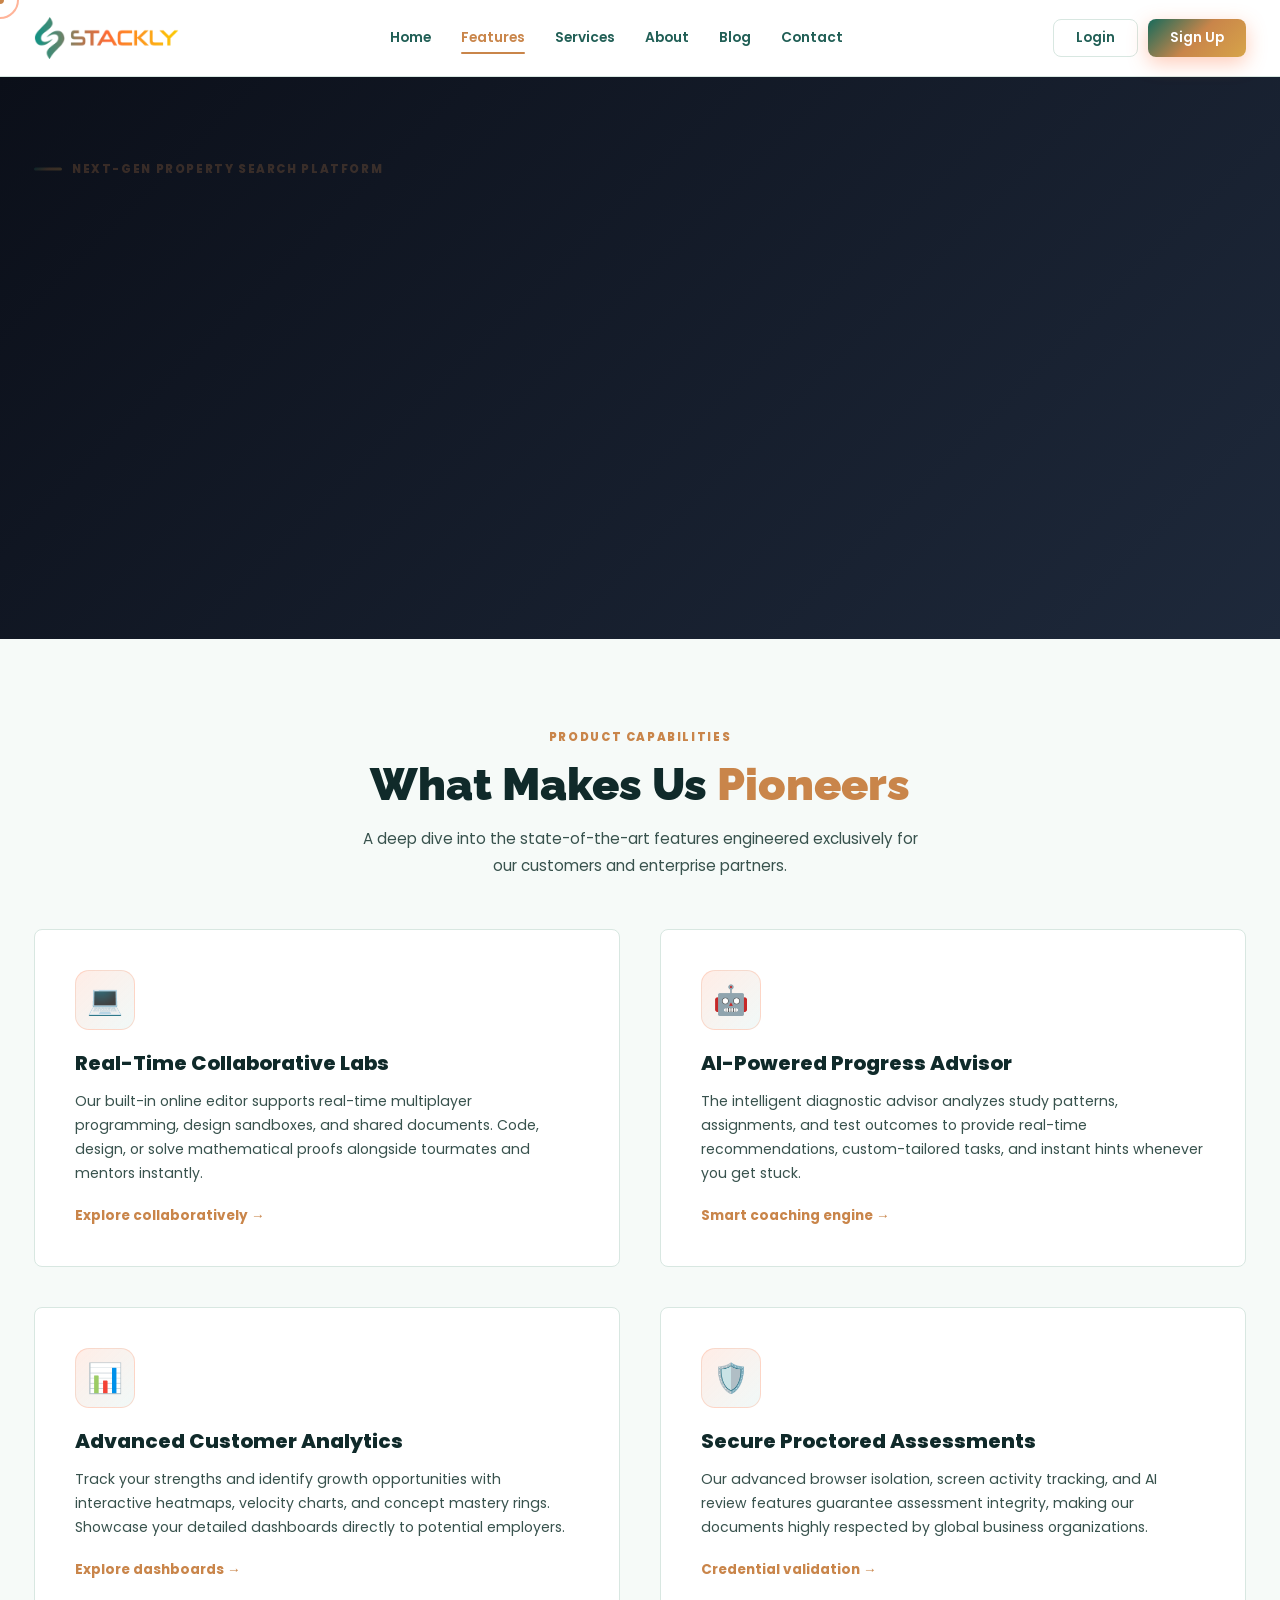
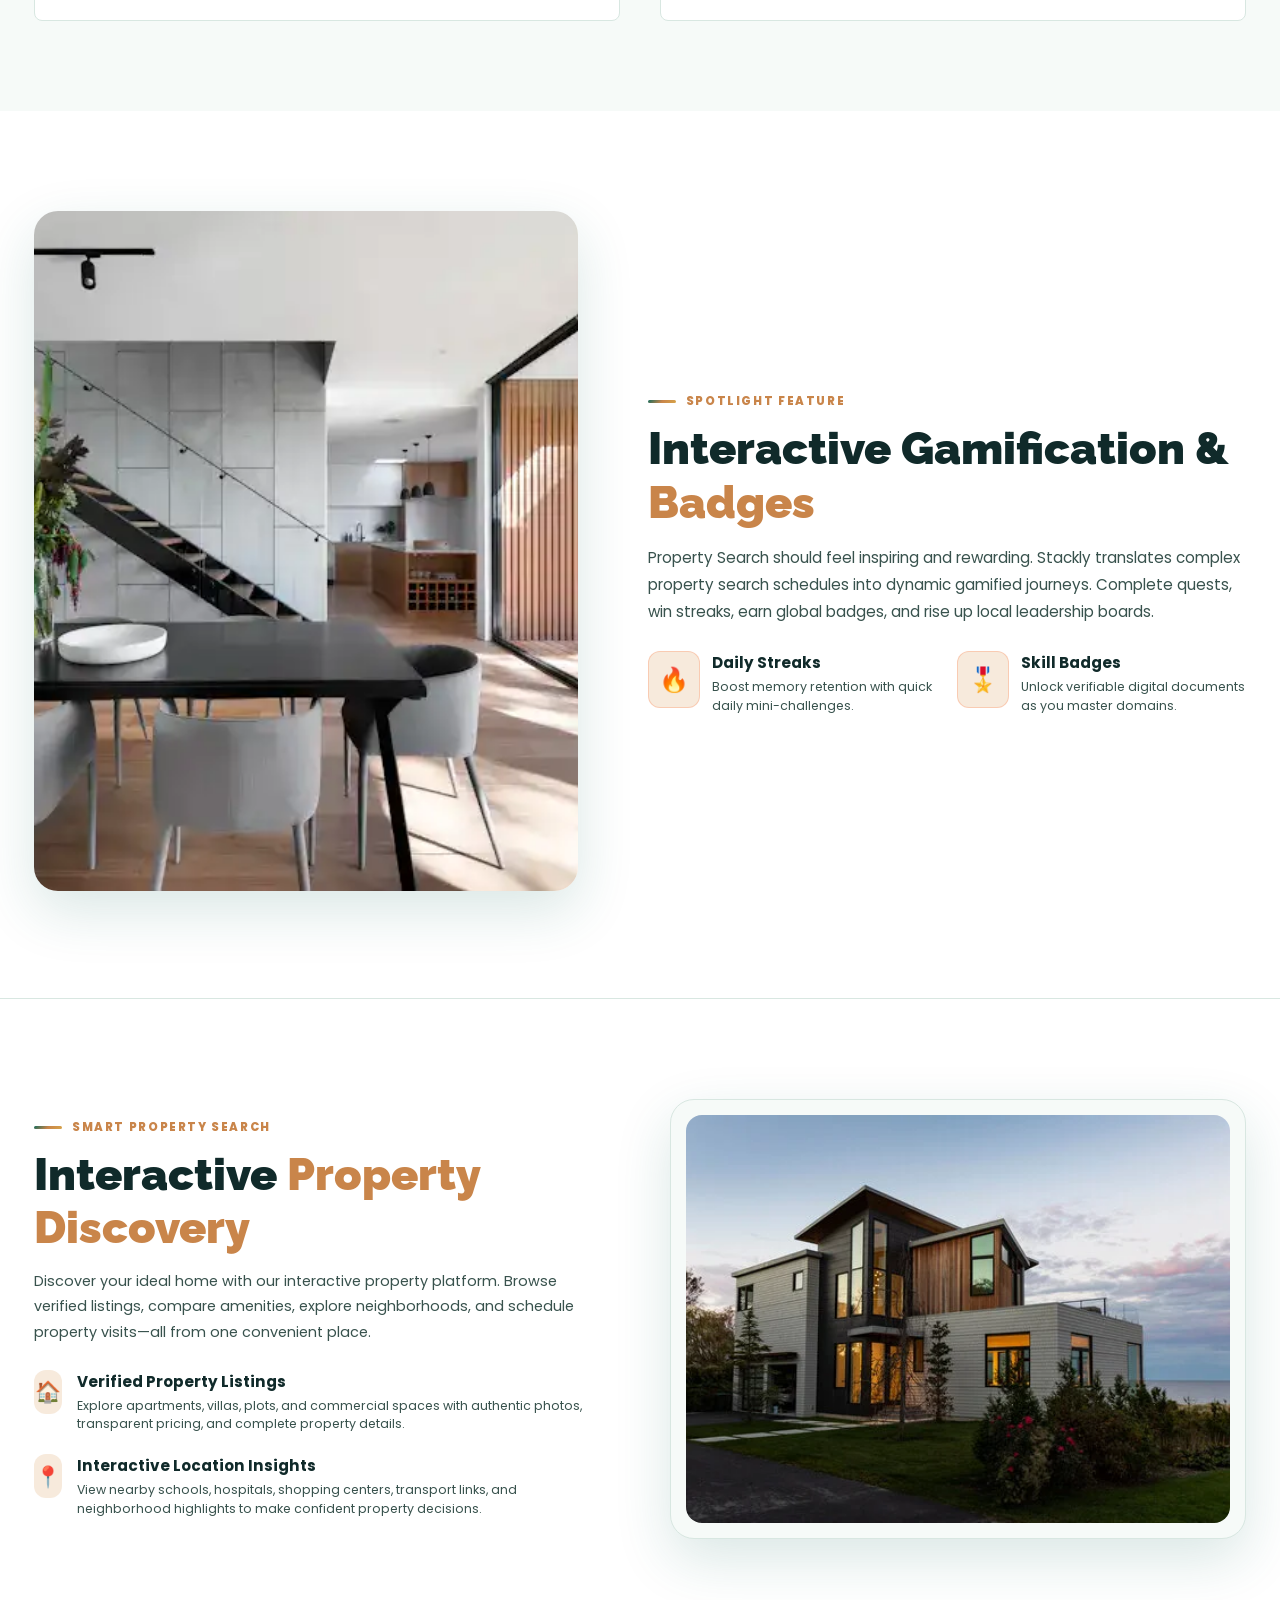
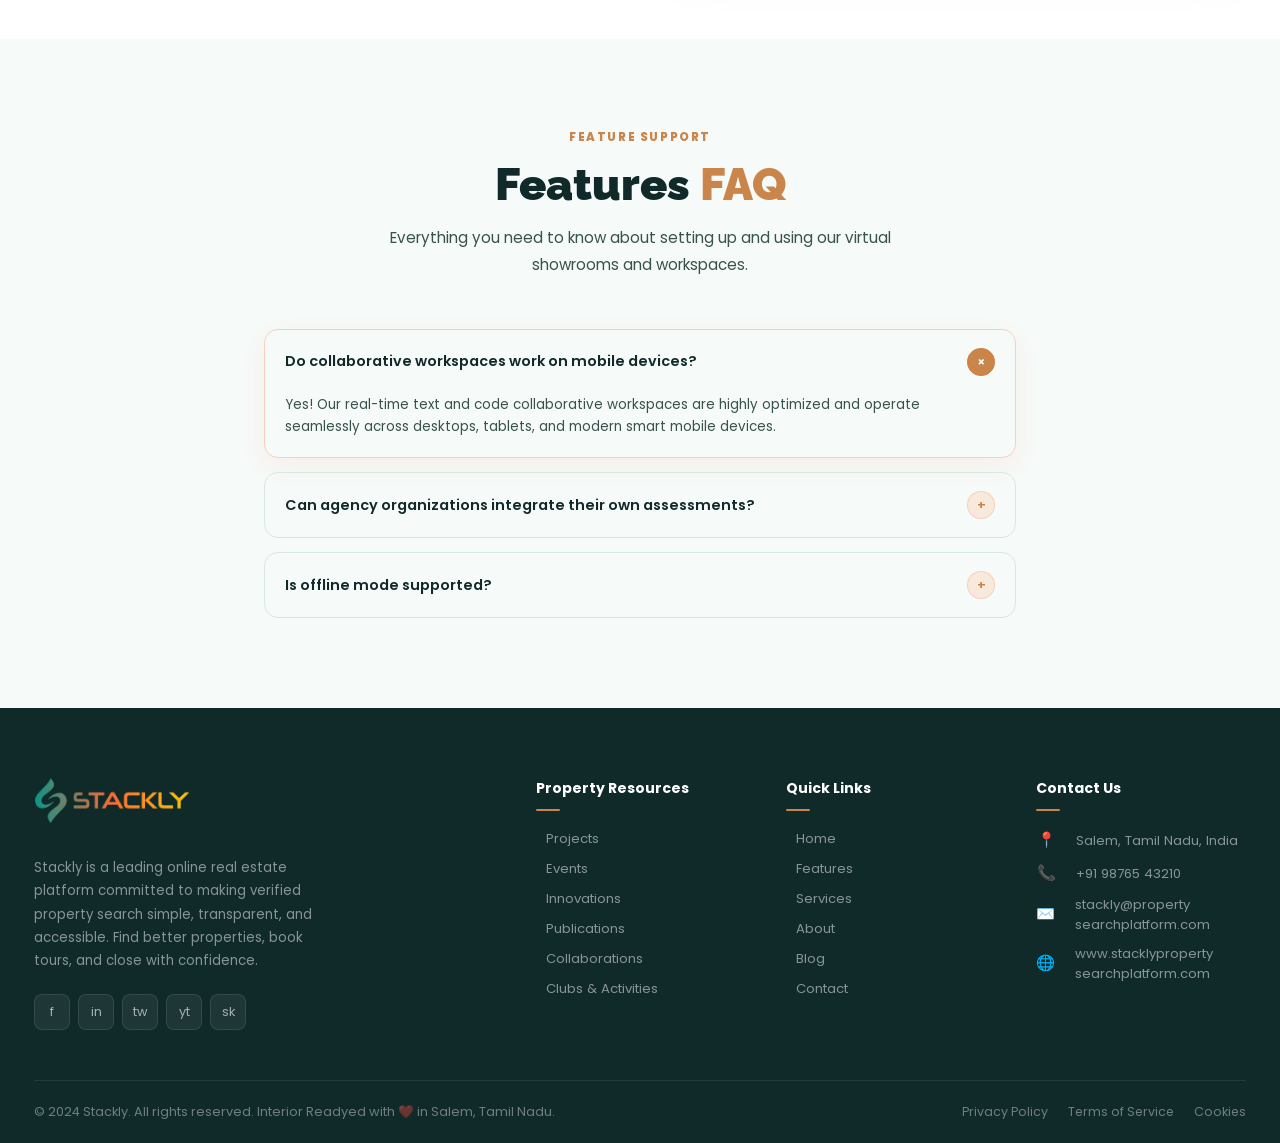
<file: features.html>
<!DOCTYPE html>
<html lang="en">
<head>
<meta charset="UTF-8">
<meta name="viewport" content="width=device-width, initial-scale=1.0">
<title>Features - Stackly</title>
<link href="https://fonts.googleapis.com/css2?family=Poppins:wght@300;400;500;600;700;800;900&family=Raleway:wght@400;600;700;800;900&display=swap" rel="stylesheet">
<link rel="stylesheet" href="index.css">
<!-- GSAP CDN -->
<script src="https://cdnjs.cloudflare.com/ajax/libs/gsap/3.12.5/gsap.min.js"></script>
</head>
<body>

<!-- CURSOR -->
<div id="cur-dot"></div>
<div id="cur-ring"></div>

<!-- LOADER -->
<div id="loader">
  <div class="loader-edu-wrapper">
    <svg class="loader-edu-icon" viewBox="0 0 24 24" fill="none" xmlns="http://www.w3.org/2000/svg">
      <defs>
        <linearGradient id="eduGrad" x1="0%" y1="0%" x2="100%" y2="100%">
          <stop offset="0%" stop-color="#0d9488" />
          <stop offset="50%" stop-color="#ff6b35" />
          <stop offset="100%" stop-color="#ffcc00" />
        </linearGradient>
        <linearGradient id="eduGradFill" x1="0%" y1="0%" x2="100%" y2="100%">
          <stop offset="0%" stop-color="#0d9488" stop-opacity="0.1" />
          <stop offset="50%" stop-color="#ff6b35" stop-opacity="0.1" />
          <stop offset="100%" stop-color="#ffcc00" stop-opacity="0.1" />
        </linearGradient>
      </defs>
      <path d="M6 12v5c0 2 2 3 6 3s6-1 6-3v-5" stroke="url(#eduGrad)" stroke-width="2" stroke-linecap="round" stroke-linejoin="round" fill="url(#eduGradFill)"/>
      <path d="M2 10l10-5 10 5-10 5z" stroke="url(#eduGrad)" stroke-width="2" stroke-linecap="round" stroke-linejoin="round" fill="url(#eduGradFill)"/>
      <path d="M22 10v6" stroke="url(#eduGrad)" stroke-width="2" stroke-linecap="round" stroke-linejoin="round"/>
    </svg>
  </div>
  <div class="ld-logo">
    <img src="logo_gold.webp" alt="Stackly Logo" class="loader-logo-img">
  </div>
  <div class="ld-bar-bg"><div class="ld-bar"></div></div>
  <div class="ld-words">Loading cutting-edge features...</div>
</div>

<!-- SCROLL TOP -->
<div id="scrolltop" onclick="window.scrollTo({top:0,behavior:'smooth'})">↑</div>

</div>

<!-- NAVBAR -->
<nav id="navbar">
  <div class="nav-inner">
    <a href="index.html" class="nav-logo">
      <img src="logo_gold.webp" alt="Stackly Logo" class="nav-logo-img">
    </a>
    <ul class="nav-menu">
      <li><a href="index.html">Home</a></li>
      <li><a href="features.html" class="active">Features</a></li>
      <li><a href="services.html">Services</a></li>
      <li><a href="about.html">About</a></li>
      <li><a href="blog.html">Blog</a></li>
      <li><a href="contact.html">Contact</a></li>
    </ul>
    <div class="nav-actions">
      <button class="btn-login" onclick="location.href='login.html'">Login</button>
      <button class="btn-register" onclick="location.href='signup.html'">Sign Up</button>
    </div>
    <div class="hamburger" id="ham">
      <span></span><span></span><span></span>
    </div>
  </div>
</nav>

<!-- MOBILE MENU -->
<div id="mob-menu">
  <span id="mob-close">✕</span>
  <div class="mob-menu-logo">
    <img src="logo_gold.webp" alt="Stackly Logo" style="height: 48px; object-fit: contain;">
  </div>
  <div class="mob-menu-links">
    <a href="index.html">Home</a>
    <a href="features.html" class="active">Features</a>
    <a href="services.html">Services</a>
    <a href="about.html">About</a>
    <a href="blog.html">Blog</a>
    <a href="contact.html">Contact</a>
  </div>
  <div class="mob-menu-actions">
    <a href="login.html" class="mob-menu-btn secondary">Login</a>
    <a href="signup.html" class="mob-menu-btn">Sign Up</a>
  </div>
</div>

<!-- FEATURES HERO -->
<section id="features-hero" style="background: linear-gradient(135deg,#0b0f19 0%,#1e293b 100%); min-height: 60vh; display: flex; align-items: center; color: #fff; padding: 100px 0; overflow: hidden; position: relative;">
  <div class="container" style="position: relative; z-index: 2;">
    <div class="grid-split-12-08" style="gap: 50px; align-items: center;">
      <div class="hero-left">
        <div class="sec-eyebrow" style="color: var(--orange); margin-bottom: 15px;">Next-Gen Property Search Platform</div>
        <h1 class="feat-hero-title" style="font-family: 'Raleway', sans-serif; font-size: clamp(2.2rem, 4.5vw, 3.5rem); font-weight: 900; line-height: 1.15; margin-bottom: 20px;">
          Empowering Real Estate with <span style="color: var(--orange);">Cutting-Edge</span> Tools
        </h1>
        <p class="feat-hero-sub" style="font-size: 1.05rem; color: rgba(255,255,255,0.7); line-height: 1.8; margin-bottom: 35px; max-width: 620px;">
          Stackly provides an ecosystem of virtual labs, intelligent progression insights, peer programming workspaces, and automated feedback engines designed to transform the real estate journey.
        </p>
        <div class="feat-hero-btns" style="display: flex; gap: 15px;">
          <a href="404.html" class="hbtn-main">💡 Discover Tech Stack</a>
          <a href="404.html" class="hbtn-ghost">Request Sandbox Access</a>
        </div>
      </div>
      <div class="hero-right" style="position: relative;">
        <img src="downloaded_images/real-estate-listing.webp" alt="Features Hero" style="width: 100%; border-radius: 20px; box-shadow: 0 20px 50px rgba(0,0,0,0.3); border: 1px solid rgba(255,255,255,0.15); aspect-ratio: 4/3; object-fit: cover;">
      </div>
    </div>
  </div>
</section>

<!-- UNIQUE DETAILED FEATURES -->
<section id="details" style="background: var(--light); padding: 90px 0;">
  <div class="container">
    <div class="sec-head">
      <div class="sec-eyebrow">Product Capabilities</div>
      <h2 class="sec-title">What Makes Us <span>Pioneers</span></h2>
      <p class="sec-desc">A deep dive into the state-of-the-art features engineered exclusively for our customers and enterprise partners.</p>
    </div>

    <div class="grid-2col" style="gap: 40px; margin-top: 50px;">
      <!-- Feature Card 1 -->
      <div class="feat-card" style="padding: 40px; display: flex; flex-direction: column; justify-content: space-between;">
        <div>
          <div class="feat-icon" style="font-size: 1.8rem; width: 60px; height: 60px;">💻</div>
          <h3 style="font-size: 1.25rem; font-weight: 800; margin-bottom: 12px; color: var(--navy);">Real-Time Collaborative Labs</h3>
          <p style="font-size: 0.88rem; color: var(--gray); line-height: 1.7;">
            Our built-in online editor supports real-time multiplayer programming, design sandboxes, and shared documents. Code, design, or solve mathematical proofs alongside tourmates and mentors instantly.
          </p>
        </div>
        <a href="404.html" style="margin-top: 20px; font-weight: 700; color: var(--orange); font-size: 0.85rem; text-decoration: none;">Explore collaboratively &rarr;</a>
      </div>

      <!-- Feature Card 2 -->
      <div class="feat-card" style="padding: 40px; display: flex; flex-direction: column; justify-content: space-between;">
        <div>
          <div class="feat-icon" style="font-size: 1.8rem; width: 60px; height: 60px;">🤖</div>
          <h3 style="font-size: 1.25rem; font-weight: 800; margin-bottom: 12px; color: var(--navy);">AI-Powered Progress Advisor</h3>
          <p style="font-size: 0.88rem; color: var(--gray); line-height: 1.7;">
            The intelligent diagnostic advisor analyzes study patterns, assignments, and test outcomes to provide real-time recommendations, custom-tailored tasks, and instant hints whenever you get stuck.
          </p>
        </div>
        <a href="404.html" style="margin-top: 20px; font-weight: 700; color: var(--orange); font-size: 0.85rem; text-decoration: none;">Smart coaching engine &rarr;</a>
      </div>

      <!-- Feature Card 3 -->
      <div id="analytics" class="feat-card" style="padding: 40px; display: flex; flex-direction: column; justify-content: space-between;">
        <div>
          <div class="feat-icon" style="font-size: 1.8rem; width: 60px; height: 60px;">📊</div>
          <h3 style="font-size: 1.25rem; font-weight: 800; margin-bottom: 12px; color: var(--navy);">Advanced Customer Analytics</h3>
          <p style="font-size: 0.88rem; color: var(--gray); line-height: 1.7;">
            Track your strengths and identify growth opportunities with interactive heatmaps, velocity charts, and concept mastery rings. Showcase your detailed dashboards directly to potential employers.
          </p>
        </div>
        <a href="404.html" style="margin-top: 20px; font-weight: 700; color: var(--orange); font-size: 0.85rem; text-decoration: none;">Explore dashboards &rarr;</a>
      </div>

      <!-- Feature Card 4 -->
      <div class="feat-card" style="padding: 40px; display: flex; flex-direction: column; justify-content: space-between;">
        <div>
          <div class="feat-icon" style="font-size: 1.8rem; width: 60px; height: 60px;">🛡️</div>
          <h3 style="font-size: 1.25rem; font-weight: 800; margin-bottom: 12px; color: var(--navy);">Secure Proctored Assessments</h3>
          <p style="font-size: 0.88rem; color: var(--gray); line-height: 1.7;">
            Our advanced browser isolation, screen activity tracking, and AI review features guarantee assessment integrity, making our documents highly respected by global business organizations.
          </p>
        </div>
        <a href="404.html" style="margin-top: 20px; font-weight: 700; color: var(--orange); font-size: 0.85rem; text-decoration: none;">Credential validation &rarr;</a>
      </div>
    </div>
  </div>
</section>

<!-- VISUAL SPOTLIGHT -->
<section id="spotlight" style="background: #fff; padding: 100px 0;">
  <div class="container">
    <div class="grid-split-1-11" style="gap: 70px; align-items: center;">
      <div class="spotlight-left">
        <img src="downloaded_images/real-estate-living.webp" alt="Data Analytics Spotlight" style="width: 100%; border-radius: 24px; box-shadow: var(--shadow); object-fit: cover; aspect-ratio: 4/5;">
      </div>
      <div class="spotlight-right">
        <div class="sec-eyebrow">Spotlight Feature</div>
        <h2 class="sec-title">Interactive Gamification &amp; <span>Badges</span></h2>
        <p style="color: var(--gray); font-size: 0.95rem; line-height: 1.8; margin-bottom: 25px;">
          Property Search should feel inspiring and rewarding. Stackly translates complex property search schedules into dynamic gamified journeys. Complete quests, win streaks, earn global badges, and rise up local leadership boards.
        </p>
        <div class="grid-split-1-1" style="gap: 20px;">
          <div style="display: flex; gap: 12px; align-items: flex-start;">
            <div style="font-size: 1.5rem; background: var(--orange-light); padding: 10px; border-radius: 12px; border: 1px solid rgba(255,107,53,0.25);">🔥</div>
            <div>
              <h4 style="font-size: 0.95rem; font-weight: 700; color: var(--navy); margin-bottom: 4px;">Daily Streaks</h4>
              <p style="font-size: 0.78rem; color: var(--gray); line-height: 1.5;">Boost memory retention with quick daily mini-challenges.</p>
            </div>
          </div>
          <div style="display: flex; gap: 12px; align-items: flex-start;">
            <div style="font-size: 1.5rem; background: var(--orange-light); padding: 10px; border-radius: 12px; border: 1px solid rgba(255,107,53,0.25);">🎖️</div>
            <div>
              <h4 style="font-size: 0.95rem; font-weight: 700; color: var(--navy); margin-bottom: 4px;">Skill Badges</h4>
              <p style="font-size: 0.78rem; color: var(--gray); line-height: 1.5;">Unlock verifiable digital documents as you master domains.</p>
            </div>
          </div>
        </div>
      </div>
    </div>
  </div>
</section>
<!-- PROPERTY DISCOVERY SECTION -->
<section id="sandbox-spotlight" style="background: #fff; padding: 100px 0; overflow: hidden; border-top: 1px solid var(--border);">
  <div class="container">
    <div class="grid-split-1-1" style="gap: 60px; align-items: center;">

      <div class="rv-l">
        <div class="sec-eyebrow">Smart Property Search</div>
        <h2 class="sec-title">Interactive <span>Property Discovery</span></h2>

        <p style="color: var(--gray); font-size: 0.9rem; line-height: 1.75; margin-bottom: 25px;">
          Discover your ideal home with our interactive property platform. Browse verified listings, compare amenities, explore neighborhoods, and schedule property visits—all from one convenient place.
        </p>

        <div style="display:flex; flex-direction:column; gap:20px;">

          <div style="display:flex; gap:15px; align-items:flex-start;">
            <div style="font-size:1.3rem; background:var(--orange-light); color:var(--orange); width:44px; height:44px; display:flex; align-items:center; justify-content:center; border-radius:12px; font-weight:700;">
              🏠
            </div>
            <div>
              <h4 style="font-size:0.95rem; font-weight:700; color:var(--navy); margin-bottom:4px;">
                Verified Property Listings
              </h4>
              <p style="font-size:0.78rem; color:var(--gray); line-height:1.5;">
                Explore apartments, villas, plots, and commercial spaces with authentic photos, transparent pricing, and complete property details.
              </p>
            </div>
          </div>

          <div style="display:flex; gap:15px; align-items:flex-start;">
            <div style="font-size:1.3rem; background:var(--orange-light); color:var(--orange); width:44px; height:44px; display:flex; align-items:center; justify-content:center; border-radius:12px; font-weight:700;">
              📍
            </div>
            <div>
              <h4 style="font-size:0.95rem; font-weight:700; color:var(--navy); margin-bottom:4px;">
                Interactive Location Insights
              </h4>
              <p style="font-size:0.78rem; color:var(--gray); line-height:1.5;">
                View nearby schools, hospitals, shopping centers, transport links, and neighborhood highlights to make confident property decisions.
              </p>
            </div>
          </div>

        </div>
      </div>

      <div class="rv-r" style="position:relative;">
        <div style="background:var(--light); border:1px solid var(--border); padding:15px; border-radius:24px; box-shadow:var(--shadow);">
          <img src="downloaded_images/house2.webp"
               alt="Luxury Residential Property"
               style="width:100%; border-radius:16px; display:block; object-fit:cover; aspect-ratio:4/3;">
        </div>
      </div>

    </div>
  </div>
</section>

<!-- FEATURE FAQ -->
<section id="faq" style="background: var(--light); padding: 90px 0;">
  <div class="container" style="max-width: 800px;">
    <div class="sec-head">
      <div class="sec-eyebrow">Feature Support</div>
      <h2 class="sec-title">Features <span>FAQ</span></h2>
      <p class="sec-desc">Everything you need to know about setting up and using our virtual showrooms and workspaces.</p>
    </div>
    
    <div class="faq-list" style="margin-top: 40px;">
      <div class="faq-item open">
        <div class="faq-q">Do collaborative workspaces work on mobile devices? <span class="faq-icon">+</span></div>
        <div class="faq-a"><div class="faq-a-inner">Yes! Our real-time text and code collaborative workspaces are highly optimized and operate seamlessly across desktops, tablets, and modern smart mobile devices.</div></div>
      </div>
      <div class="faq-item">
        <div class="faq-q">Can agency organizations integrate their own assessments? <span class="faq-icon">+</span></div>
        <div class="faq-a"><div class="faq-a-inner">Absolutely. We offer complete custom integrations via LTI, allowing agencys, colleges, and training academies to host, monitor, and evaluate their own private quizzes and exams.</div></div>
      </div>
      <div class="faq-item">
        <div class="faq-q">Is offline mode supported? <span class="faq-icon">+</span></div>
        <div class="faq-a"><div class="faq-a-inner">Yes, you can download video lectures, textbooks, and code challenges to explore offline. Your status, files, and progress will automatically sync once you return online.</div></div>
      </div>
    </div>
  </div>
</section>

<!-- FOOTER -->
<footer>
  <div class="container">
    <div class="footer-grid">
      <div class="fg-brand">
        <a href="index.html" class="nav-logo" style="margin-bottom:12px; display:inline-block;">
          <img src="logo_gold.webp" alt="Stackly Logo" class="footer-logo-img">
        </a>
        <p>Stackly is a leading online real estate platform committed to making verified property search simple, transparent, and accessible. Find better properties, book tours, and close with confidence.</p>
        <div class="foot-soc">
          <a class="fsoc" href="404.html">f</a>
          <a class="fsoc" href="404.html">in</a>
          <a class="fsoc" href="404.html">tw</a>
          <a class="fsoc" href="404.html">yt</a>
          <a class="fsoc" href="404.html">sk</a>
        </div>
      </div>
      <div class="fg-col">
        <h4>Property Resources</h4>
        <ul>
          <li><a href="404.html">Projects</a></li>
          <li><a href="404.html">Events</a></li>
          <li><a href="404.html">Innovations</a></li>
          <li><a href="404.html">Publications</a></li>
          <li><a href="404.html">Collaborations</a></li>
          <li><a href="404.html">Clubs & Activities</a></li>
        </ul>
      </div>
      <div class="fg-col">
      <h4>Quick Links</h4>
        <ul>
          <li><a href="index.html">Home</a></li>
          <li><a href="features.html">Features</a></li>
          <li><a href="services.html">Services</a></li>
          <li><a href="about.html">About</a></li>
          <li><a href="blog.html">Blog</a></li>
          <li><a href="contact.html">Contact</a></li>
        </ul>
      </div>
      <div class="fg-col">
      <h4>Contact Us</h4>
         <ul class="footer-contact-list">
          <li><span class="fc-icon">📍</span> <a href="404.html">Salem, Tamil Nadu, India</a></li>
          <li><span class="fc-icon">📞</span> <a href="404.html">+91 98765 43210</a></li>
          <li><span class="fc-icon">✉️</span> <a href="404.html">stackly@property searchplatform.com</a></li>
          <li><span class="fc-icon">🌐</span> <a href="404.html"> www.stacklyproperty searchplatform.com</a></li>
        </ul>
      </div>
    </div>
    <div class="foot-bottom">
      <p>© 2024 Stackly. All rights reserved. Interior Readyed with ❤️ in Salem, Tamil Nadu.</p>
      <div class="foot-links">
        <a href="404.html">Privacy Policy</a>
        <a href="404.html">Terms of Service</a>
        <a href="404.html">Cookies</a>
      </div>
    </div>
  </div>
</footer>

<script>
/* ===== LOADER TRANSITION ===== */
const logo = document.querySelector('a.nav-logo');
if (logo) {
  logo.addEventListener('click', (e) => {
    e.preventDefault();
    const loader = document.getElementById('loader');
    if (loader) {
      loader.classList.add('show');
      setTimeout(() => {
        window.location.href = logo.getAttribute('href');
      }, 1500);
    } else {
      window.location.href = logo.getAttribute('href');
    }
  });
}

/* ===== CURSOR ===== */
const cd=document.getElementById('cur-dot'),cr=document.getElementById('cur-ring');
let mx=0,my=0,rx=0,ry=0;
document.addEventListener('mousemove',e=>{mx=e.clientX;my=e.clientY});
(function ac(){cd.style.left=mx+'px';cd.style.top=my+'px';rx+=(mx-rx)*.12;ry+=(my-ry)*.12;cr.style.left=rx+'px';cr.style.top=ry+'px';requestAnimationFrame(ac)})();
document.querySelectorAll('a,button,.feat-card').forEach(el=>{
  el.addEventListener('mouseenter',()=>cr.classList.add('big'));
  el.addEventListener('mouseleave',()=>cr.classList.remove('big'));
});

/* ===== NAVBAR SCROLL ===== */
const nb=document.getElementById('navbar');
window.addEventListener('scroll',()=>{
  nb.classList.toggle('scrolled',scrollY>80);
  document.getElementById('scrolltop').classList.toggle('show',scrollY>400);
});

/* ===== MOBILE MENU ===== */
document.getElementById('ham').addEventListener('click',()=>{
  document.getElementById('mob-menu').classList.add('open');
  document.body.classList.add('no-scroll');
  document.documentElement.classList.add('no-scroll');
});
document.getElementById('mob-close').addEventListener('click',()=>{
  document.getElementById('mob-menu').classList.remove('open');
  document.body.classList.remove('no-scroll');
  document.documentElement.classList.remove('no-scroll');
});
document.querySelectorAll('#mob-menu a').forEach(a=>a.addEventListener('click',()=>{
  document.getElementById('mob-menu').classList.remove('open');
  document.body.classList.remove('no-scroll');
  document.documentElement.classList.remove('no-scroll');
}));

/* ===== FAQ ACCORDION ===== */
document.querySelectorAll('.faq-q').forEach(q=>{
  q.addEventListener('click',function(){
    const item=this.parentElement;
    const isOpen=item.classList.contains('open');
    document.querySelectorAll('.faq-item').forEach(i=>i.classList.remove('open'));
    if(!isOpen)item.classList.add('open');
  });
});

/* ===== GSAP HERO TEXT ANIMATIONS ===== */
window.addEventListener('load', () => {
  setTimeout(() => {
    if (typeof gsap !== 'undefined') {
      gsap.from("#features-hero .sec-eyebrow", { opacity: 0, y: -20, duration: 0.8, ease: "power2.out" });
      gsap.from(".feat-hero-title", { opacity: 0, y: 30, duration: 1, delay: 0.2, ease: "power3.out" });
      gsap.from(".feat-hero-sub", { opacity: 0, y: 20, duration: 1, delay: 0.4, ease: "power2.out" });
      gsap.from(".feat-hero-btns", { opacity: 0, scale: 0.95, duration: 0.8, delay: 0.6, ease: "back.out(1.5)" });
      gsap.from("#features-hero img", { opacity: 0, x: 40, duration: 1.2, delay: 0.4, ease: "power3.out" });
    }
  }, 1500);
});

/* ===== SCROLL REVEAL ===== */
const ro=new IntersectionObserver(entries=>{
  entries.forEach(e=>{if(e.isIntersecting)e.target.classList.add('show')});
},{threshold:.1,rootMargin:'0px 0px -40px 0px'});
document.querySelectorAll('.rv,.rv-l,.rv-r').forEach(el=>ro.observe(el));
</script>
</body>
</html>
</file>
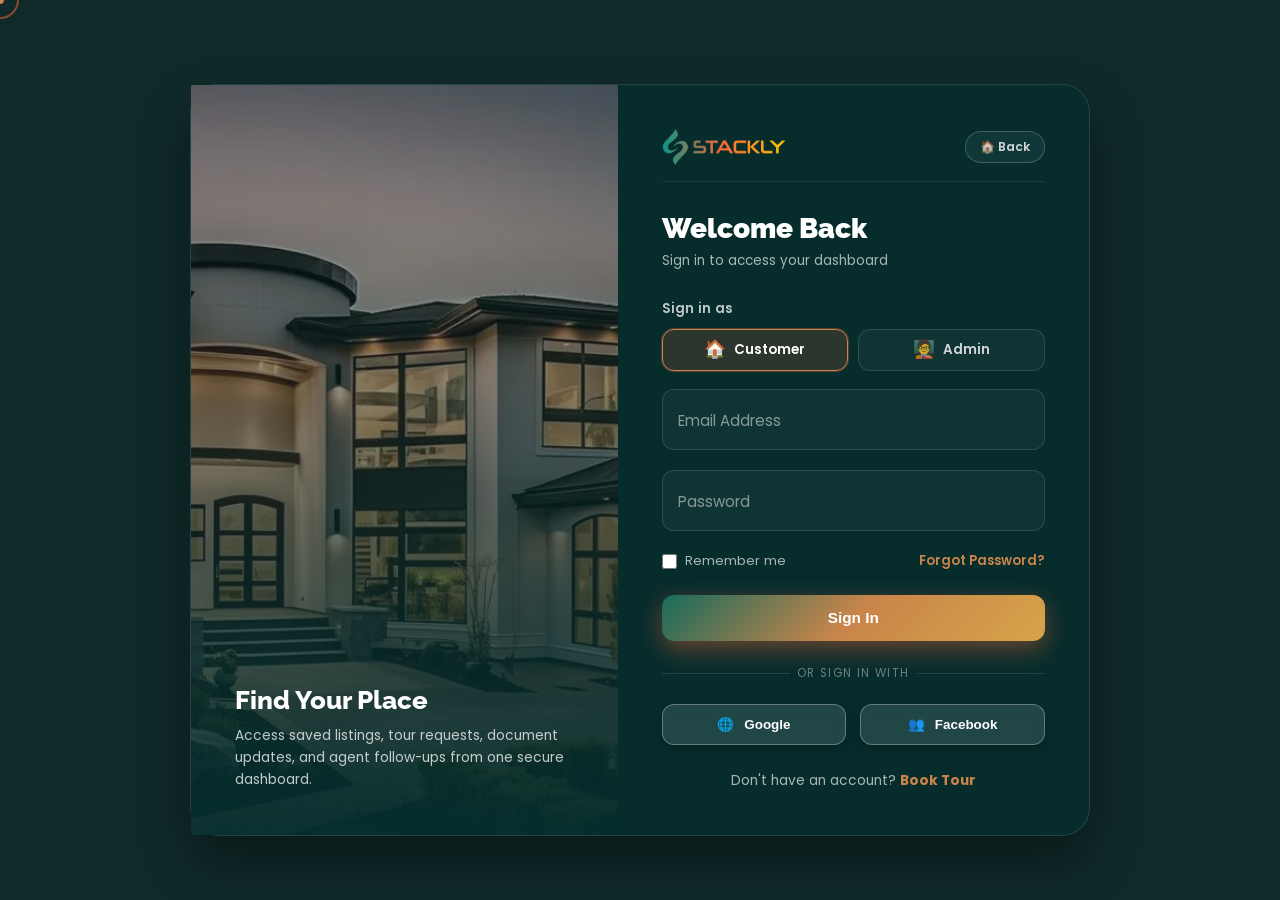
<file: login.html>
<!DOCTYPE html>
<html lang="en">
<head>
<meta charset="UTF-8">
<meta name="viewport" content="width=device-width, initial-scale=1.0">
<title>Sign In - Stackly</title>
<link href="https://fonts.googleapis.com/css2?family=Poppins:wght@300;400;500;600;700;800;900&family=Raleway:wght@400;600;700;800;900&display=swap" rel="stylesheet">
<link rel="stylesheet" href="index.css">
<!-- GSAP CDN -->
<script src="https://cdnjs.cloudflare.com/ajax/libs/gsap/3.12.5/gsap.min.js"></script>
</head>
<body>

<!-- CURSOR -->
<div id="cur-dot"></div>
<div id="cur-ring"></div>

<!-- LOADER -->
<div id="loader">
  <div class="loader-edu-wrapper">
    <svg class="loader-edu-icon" viewBox="0 0 24 24" fill="none" xmlns="http://www.w3.org/2000/svg">
      <defs>
        <linearGradient id="eduGrad" x1="0%" y1="0%" x2="100%" y2="100%">
          <stop offset="0%" stop-color="#0d9488" />
          <stop offset="50%" stop-color="#ff6b35" />
          <stop offset="100%" stop-color="#ffcc00" />
        </linearGradient>
        <linearGradient id="eduGradFill" x1="0%" y1="0%" x2="100%" y2="100%">
          <stop offset="0%" stop-color="#0d9488" stop-opacity="0.1" />
          <stop offset="50%" stop-color="#ff6b35" stop-opacity="0.1" />
          <stop offset="100%" stop-color="#ffcc00" stop-opacity="0.1" />
        </linearGradient>
      </defs>
      <path d="M6 12v5c0 2 2 3 6 3s6-1 6-3v-5" stroke="url(#eduGrad)" stroke-width="2" stroke-linecap="round" stroke-linejoin="round" fill="url(#eduGradFill)"/>
      <path d="M2 10l10-5 10 5-10 5z" stroke="url(#eduGrad)" stroke-width="2" stroke-linecap="round" stroke-linejoin="round" fill="url(#eduGradFill)"/>
      <path d="M22 10v6" stroke="url(#eduGrad)" stroke-width="2" stroke-linecap="round" stroke-linejoin="round"/>
    </svg>
  </div>
  <div class="ld-logo">
    <img src="logo_gold.webp" alt="Stackly Logo" class="loader-logo-img">
  </div>
  <div class="ld-bar-bg"><div class="ld-bar"></div></div>
  <div class="ld-words">Opening secure portal...</div>
</div>

  <div id="login-page">
    <!-- Login Card Container (Split Layout) -->
    <div class="login-card">
    
    <!-- Left Side: Visual real estate-themed image -->
    <div class="login-visual">
      <img src="downloaded_images/house1.webp" alt="Real Estate Theme Image">
      <div class="login-visual-overlay"></div>
      <div class="login-visual-text">
        <h3>Find Your Place</h3>
        <p>Access saved listings, tour requests, document updates, and agent follow-ups from one secure dashboard.</p>
      </div>
    </div>

    <!-- Right Side: Form & Navigation Links inside this box -->
    <div class="login-form-side">
      <!-- Box Header (Logo and Back button option inside the box) -->
      <div class="login-box-header">
        <a href="index.html" class="nav-logo">
          <img src="logo_gold.webp" alt="Stackly Logo" class="nav-logo-img">
        </a>
        <a href="index.html" class="btn-back-home">🏠 Back</a>
      </div>

      <div class="login-header">
        <h2>Welcome Back</h2>
        <p>Sign in to access your dashboard</p>
      </div>

      <form onsubmit="handleLogin(event)">

        <!-- Role Selection -->
        <div class="role-selector">
          <span class="role-label">Sign in as</span>
          <div class="role-options">
            <label class="role-option">
              <input type="radio" name="role" value="customer" checked>
              <span class="role-chip">
                <span class="role-icon">🏠</span>
                <span class="role-text">Customer</span>
              </span>
            </label>
            <label class="role-option">
              <input type="radio" name="role" value="admin">
              <span class="role-chip">
                <span class="role-icon">🧑‍🏫</span>
                <span class="role-text">Admin</span>
              </span>
            </label>
          </div>
        </div>

        <!-- Email Field -->
        <div class="form-float">
          <input type="email" id="email" placeholder=" " required autocomplete="email" pattern="^[^\s@]+@[^\s@]+\.com$" title="Please enter a valid email address ending in .com">
          <label for="email">Email Address</label>
        </div>

        <!-- Password Field -->
        <div class="form-float">
          <input type="password" id="password" placeholder=" " required autocomplete="current-password" minlength="6">
          <label for="password">Password</label>
        </div>

        <!-- Remember Me & Forgot Password -->
        <div class="login-options">
          <label>
            <input type="checkbox" id="remember"> Remember me
          </label>
          <a href="404.html">Forgot Password?</a>
        </div>

        <!-- Submit Button -->
        <button type="submit" class="btn-login-submit">Sign In</button>

        <!-- Social Login Divider -->
        <div class="social-login-sep">or sign in with</div>

        <!-- Social Login Grid -->
        <div class="social-login-grid">
          <button type="button" class="btn-social-login" onclick="handleSocialLogin('Google');">
            <span>🌐</span> Google
          </button>
          <button type="button" class="btn-social-login" onclick="handleSocialLogin('Facebook');">
            <span>👥</span> Facebook
          </button>
        </div>

        <!-- Footer Info -->
        <div class="login-footer">
          Don't have an account? <a href="signup.html">Book Tour</a>
        </div>
      </form>
    </div>

  </div>
</div>

<script>
/* ===== LOADER TRANSITION ===== */
const logo = document.querySelector('.login-box-header a.nav-logo');
const backHome = document.querySelector('.btn-back-home');

const handleTransition = (e, url) => {
  if (e) e.preventDefault();
  const loader = document.getElementById('loader');
  if (loader) {
    loader.classList.add('show');
    setTimeout(() => {
      window.location.href = url;
    }, 1500);
  } else {
    window.location.href = url;
  }
};

if (logo) logo.addEventListener('click', (e) => handleTransition(e, logo.getAttribute('href')));
if (backHome) backHome.addEventListener('click', (e) => handleTransition(e, backHome.getAttribute('href')));

/* ===== LOGIN FLOW ===== */
const handleLogin = (e) => {
  e.preventDefault();
  const emailVal = document.getElementById('email').value;
  const roleVal = document.querySelector('input[name="role"]:checked').value;
  
  localStorage.setItem('userEmail', emailVal);
  localStorage.setItem('userRole', roleVal);
  
  handleTransition(null, 'dashboard.html');
};

const handleSocialLogin = (provider) => {
  window.location.href = '404.html';
};

/* ===== CURSOR ===== */
const cd=document.getElementById('cur-dot'),cr=document.getElementById('cur-ring');
let mx=0,my=0,rx=0,ry=0;
document.addEventListener('mousemove',e=>{mx=e.clientX;my=e.clientY});
(function ac(){cd.style.left=mx+'px';cd.style.top=my+'px';rx+=(mx-rx)*.12;ry+=(my-ry)*.12;cr.style.left=rx+'px';cr.style.top=ry+'px';requestAnimationFrame(ac)})();
document.querySelectorAll('a,button,.btn-social-login').forEach(el=>{
  el.addEventListener('mouseenter',()=>cr.classList.add('big'));
  el.addEventListener('mouseleave',()=>cr.classList.remove('big'));
});
</script>
</body>
</html>
</file>
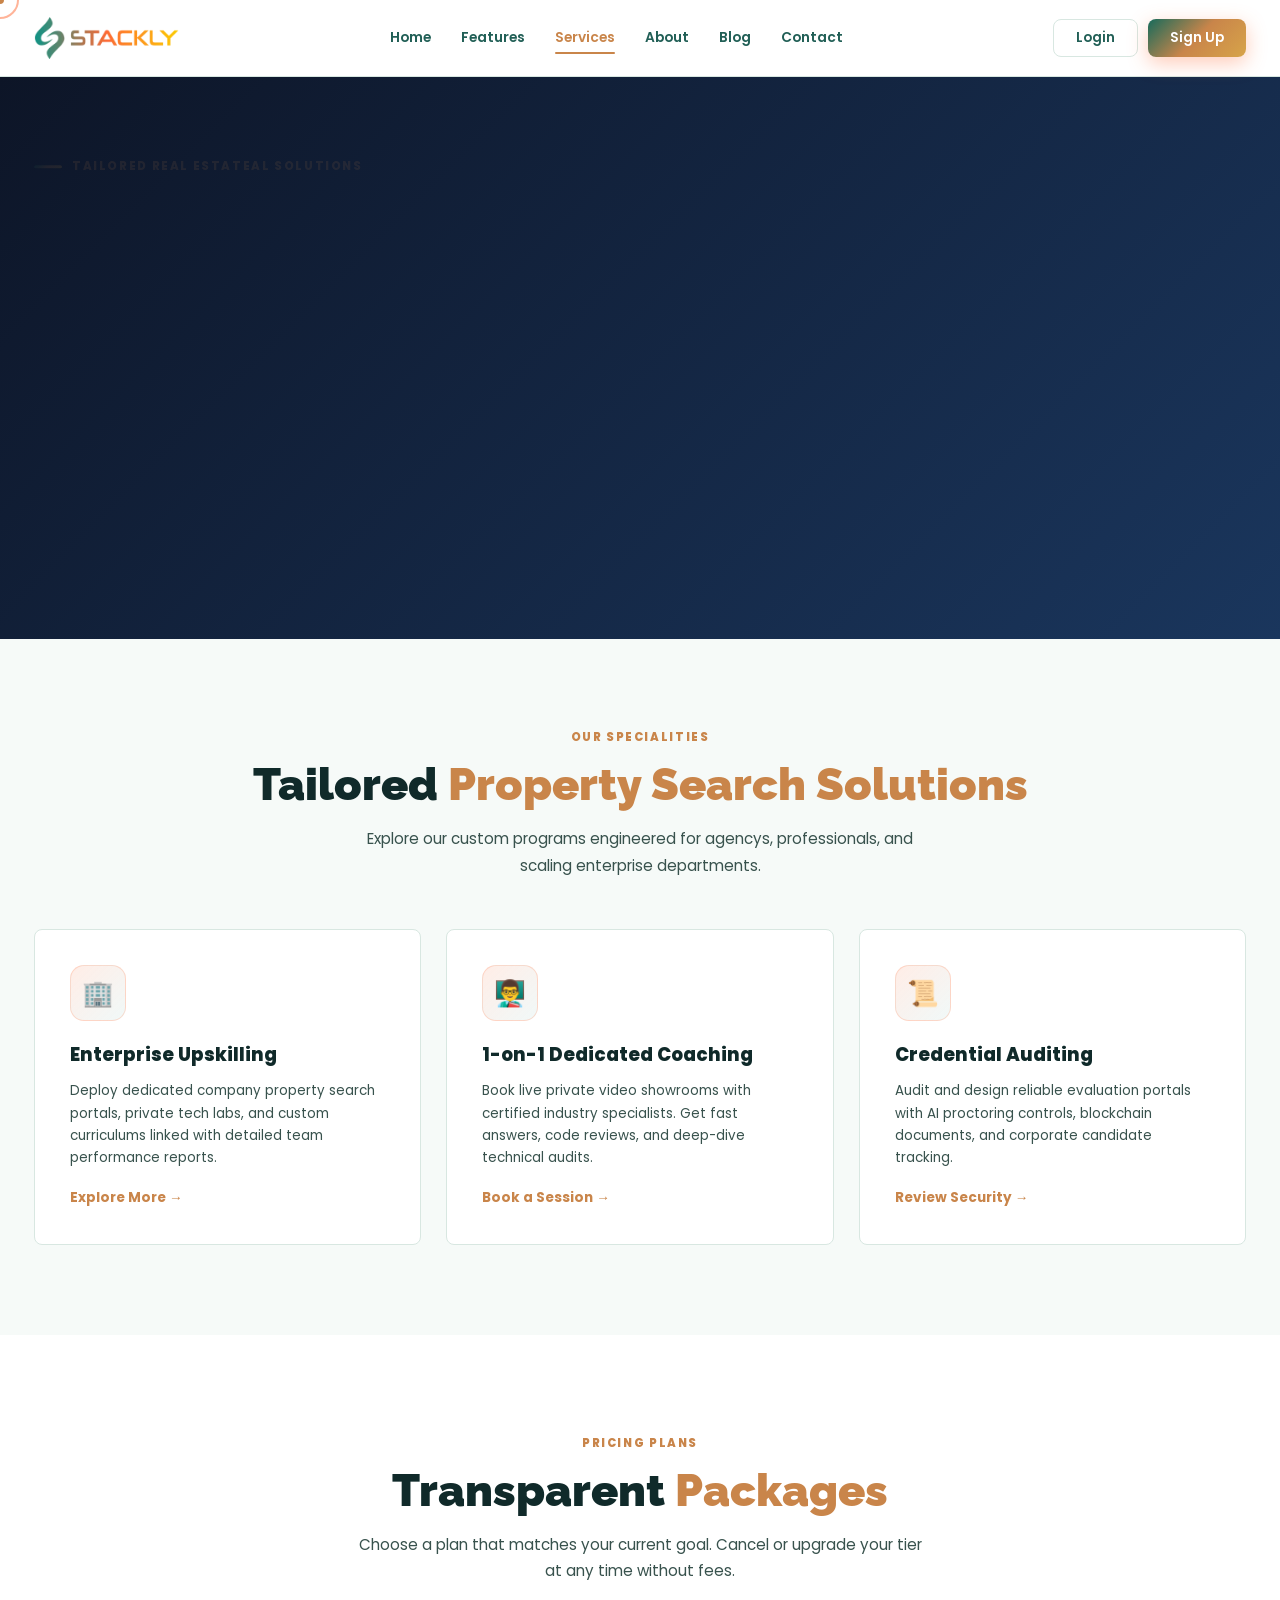
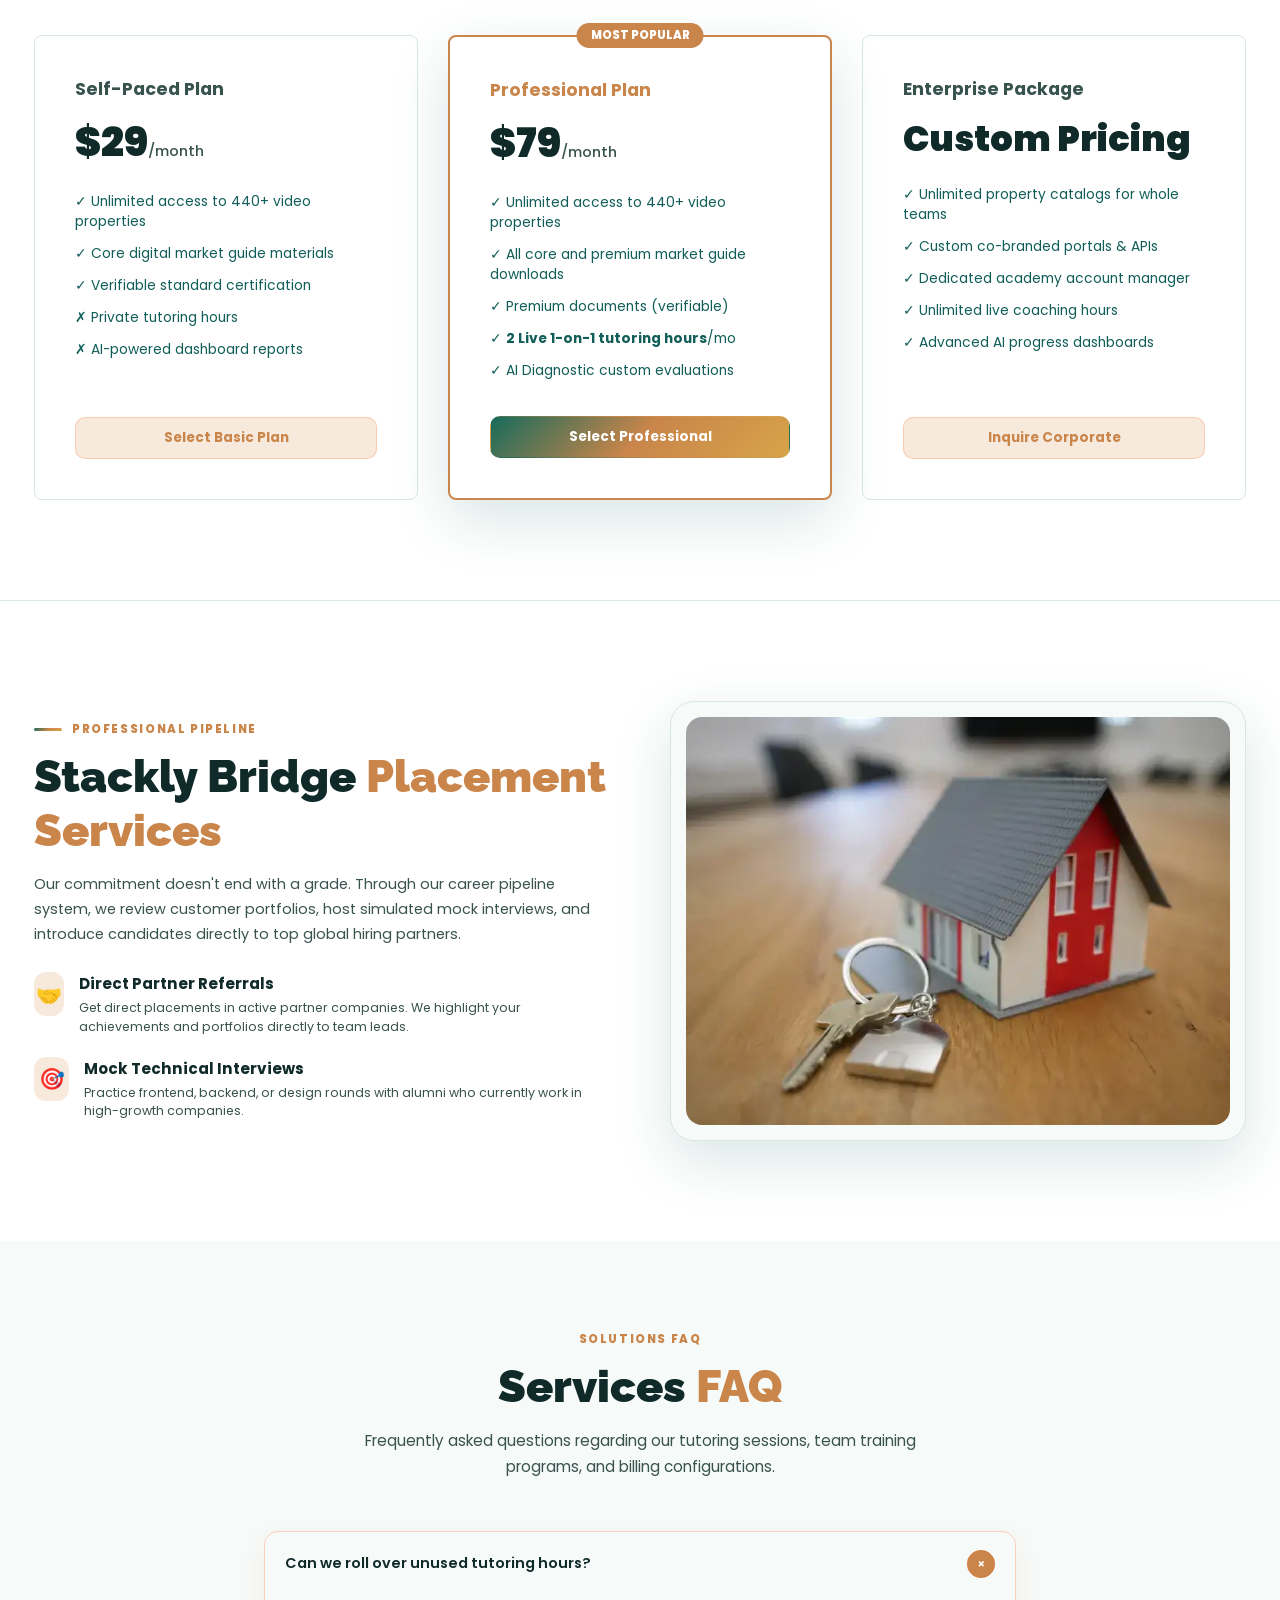
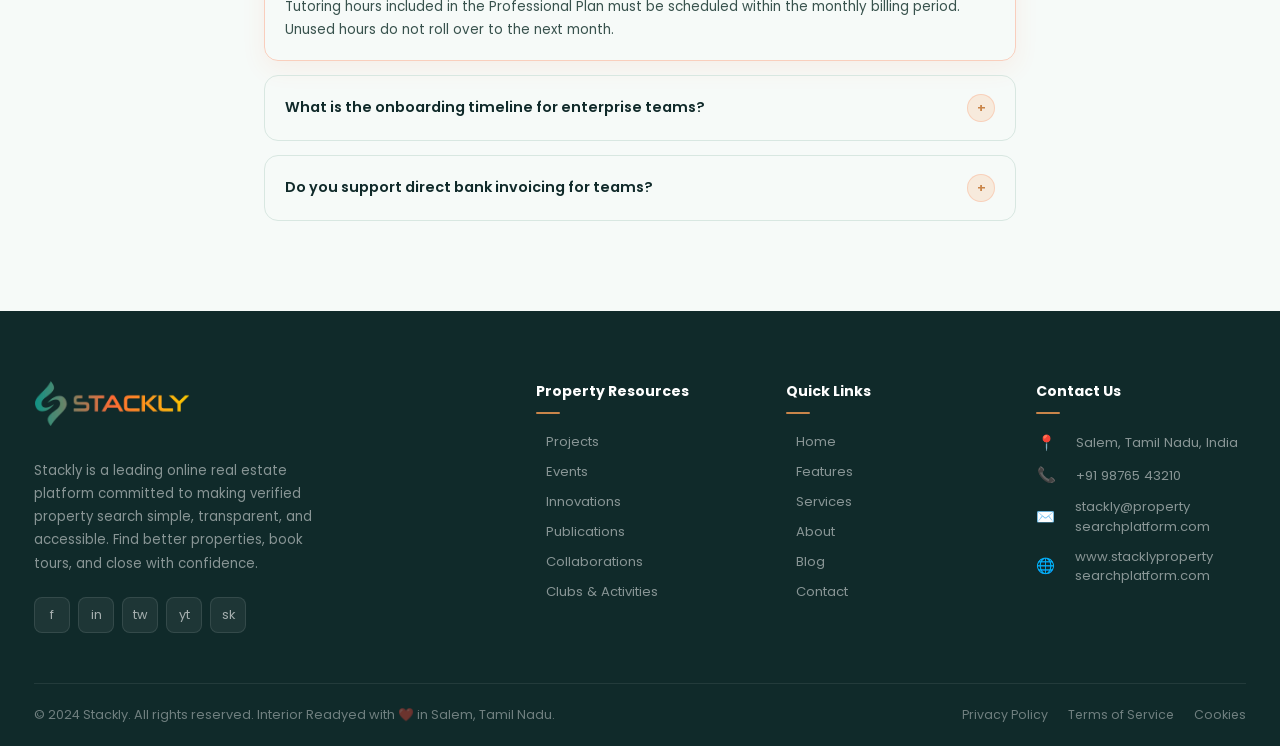
<file: services.html>
<!DOCTYPE html>
<html lang="en">
<head>
<meta charset="UTF-8">
<meta name="viewport" content="width=device-width, initial-scale=1.0">
<title>Services - Stackly</title>
<link href="https://fonts.googleapis.com/css2?family=Poppins:wght@300;400;500;600;700;800;900&family=Raleway:wght@400;600;700;800;900&display=swap" rel="stylesheet">
<link rel="stylesheet" href="index.css">
<!-- GSAP CDN -->
<script src="https://cdnjs.cloudflare.com/ajax/libs/gsap/3.12.5/gsap.min.js"></script>
</head>
<body>

<!-- CURSOR -->
<div id="cur-dot"></div>
<div id="cur-ring"></div>

<!-- LOADER -->
<div id="loader">
  <div class="loader-edu-wrapper">
    <svg class="loader-edu-icon" viewBox="0 0 24 24" fill="none" xmlns="http://www.w3.org/2000/svg">
      <defs>
        <linearGradient id="eduGrad" x1="0%" y1="0%" x2="100%" y2="100%">
          <stop offset="0%" stop-color="#0d9488" />
          <stop offset="50%" stop-color="#ff6b35" />
          <stop offset="100%" stop-color="#ffcc00" />
        </linearGradient>
        <linearGradient id="eduGradFill" x1="0%" y1="0%" x2="100%" y2="100%">
          <stop offset="0%" stop-color="#0d9488" stop-opacity="0.1" />
          <stop offset="50%" stop-color="#ff6b35" stop-opacity="0.1" />
          <stop offset="100%" stop-color="#ffcc00" stop-opacity="0.1" />
        </linearGradient>
      </defs>
      <path d="M6 12v5c0 2 2 3 6 3s6-1 6-3v-5" stroke="url(#eduGrad)" stroke-width="2" stroke-linecap="round" stroke-linejoin="round" fill="url(#eduGradFill)"/>
      <path d="M2 10l10-5 10 5-10 5z" stroke="url(#eduGrad)" stroke-width="2" stroke-linecap="round" stroke-linejoin="round" fill="url(#eduGradFill)"/>
      <path d="M22 10v6" stroke="url(#eduGrad)" stroke-width="2" stroke-linecap="round" stroke-linejoin="round"/>
    </svg>
  </div>
  <div class="ld-logo">
    <img src="logo_gold.webp" alt="Stackly Logo" class="loader-logo-img">
  </div>
  <div class="ld-bar-bg"><div class="ld-bar"></div></div>
  <div class="ld-words">Loading services and plans...</div>
</div>

<!-- SCROLL TOP -->
<div id="scrolltop" onclick="window.scrollTo({top:0,behavior:'smooth'})">↑</div>

</div>

<!-- NAVBAR -->
<nav id="navbar">
  <div class="nav-inner">
    <a href="index.html" class="nav-logo">
      <img src="logo_gold.webp" alt="Stackly Logo" class="nav-logo-img">
    </a>
    <ul class="nav-menu">
      <li><a href="index.html">Home</a></li>
      <li><a href="features.html">Features</a></li>
      <li><a href="services.html" class="active">Services</a></li>
      <li><a href="about.html">About</a></li>
      <li><a href="blog.html">Blog</a></li>
      <li><a href="contact.html">Contact</a></li>
    </ul>
    <div class="nav-actions">
      <button class="btn-login" onclick="location.href='login.html'">Login</button>
      <button class="btn-register" onclick="location.href='signup.html'">Sign Up</button>
    </div>
    <div class="hamburger" id="ham">
      <span></span><span></span><span></span>
    </div>
  </div>
</nav>

<!-- MOBILE MENU -->
<div id="mob-menu">
  <span id="mob-close">✕</span>
  <div class="mob-menu-logo">
    <img src="logo_gold.webp" alt="Stackly Logo" style="height: 48px; object-fit: contain;">
  </div>
  <div class="mob-menu-links">
    <a href="index.html">Home</a>
    <a href="features.html">Features</a>
    <a href="services.html" class="active">Services</a>
    <a href="about.html">About</a>
    <a href="blog.html">Blog</a>
    <a href="contact.html">Contact</a>
  </div>
  <div class="mob-menu-actions">
    <a href="login.html" class="mob-menu-btn secondary">Login</a>
    <a href="signup.html" class="mob-menu-btn">Sign Up</a>
  </div>
</div>

<!-- SERVICES HERO -->
<section id="services-hero" style="background: linear-gradient(135deg,#0d1527 0%,#1a365d 100%); min-height: 60vh; display: flex; align-items: center; color: #fff; padding: 100px 0; overflow: hidden; position: relative;">
  <div class="container" style="position: relative; z-index: 2;">
    <div class="grid-split-125-075" style="gap: 50px; align-items: center;">
      <div class="hero-left">
        <div class="sec-eyebrow" style="color: var(--orange); margin-bottom: 15px;">Tailored Real Estateal Solutions</div>
        <h1 class="services-hero-title" style="font-family: 'Raleway', sans-serif; font-size: clamp(2.2rem, 4.5vw, 3.5rem); font-weight: 900; line-height: 1.15; margin-bottom: 20px;">
          Empowering Teams &amp; <span style="color: var(--orange);">Scholars</span> Globally
        </h1>
        <p class="services-hero-sub" style="font-size: 1.05rem; color: rgba(255,255,255,0.7); line-height: 1.8; margin-bottom: 35px; max-width: 620px;">
          From strategic corporate upskilling to dedicated 1-on-1 mentorship, we offer comprehensive property search tracks and frameworks designed to foster real-world capabilities.
        </p>
        <div class="services-hero-btns" style="display: flex; gap: 15px;">
          <a href="404.html" class="hbtn-main">💼 View All Services</a>
          <a href="404.html" class="hbtn-ghost">Compare Pricing Plans</a>
        </div>
      </div>
      <div class="hero-right">
        <img src="downloaded_images/real-estate-interior.webp" alt="Services Hero Image" style="width: 100%; border-radius: 20px; box-shadow: 0 20px 50px rgba(0,0,0,0.3); border: 1px solid rgba(255,255,255,0.15); aspect-ratio: 4/3; object-fit: cover;">
      </div>
    </div>
  </div>
</section>

<!-- SERVICES CARDS SECTION -->
<section id="all-services" style="background: var(--light); padding: 90px 0;">
  <div class="container">
    <div class="sec-head">
      <div class="sec-eyebrow">Our Specialities</div>
      <h2 class="sec-title">Tailored <span>Property Search Solutions</span></h2>
      <p class="sec-desc">Explore our custom programs engineered for agencys, professionals, and scaling enterprise departments.</p>
    </div>

    <div class="grid-3col" style="gap: 25px; margin-top: 50px;">
      <!-- Service 1 -->
      <div class="feat-card" style="padding: 35px;">
        <div class="feat-icon" style="font-size: 1.6rem; width: 56px; height: 56px; margin-bottom: 20px;">🏢</div>
        <h3 style="font-size: 1.15rem; font-weight: 800; margin-bottom: 12px; color: var(--navy);">Enterprise Upskilling</h3>
        <p style="font-size: 0.84rem; color: var(--gray); line-height: 1.65; margin-bottom: 15px;">
          Deploy dedicated company property search portals, private tech labs, and custom curriculums linked with detailed team performance reports.
        </p>
        <a href="404.html" style="color: var(--orange); font-size: 0.85rem; font-weight: 700; text-decoration: none;">Explore More &rarr;</a>
      </div>

      <!-- Service 2 -->
      <div id="tutoring" class="feat-card" style="padding: 35px;">
        <div class="feat-icon" style="font-size: 1.6rem; width: 56px; height: 56px; margin-bottom: 20px;">👨‍🏫</div>
        <h3 style="font-size: 1.15rem; font-weight: 800; margin-bottom: 12px; color: var(--navy);">1-on-1 Dedicated Coaching</h3>
        <p style="font-size: 0.84rem; color: var(--gray); line-height: 1.65; margin-bottom: 15px;">
          Book live private video showrooms with certified industry specialists. Get fast answers, code reviews, and deep-dive technical audits.
        </p>
        <a href="404.html" style="color: var(--orange); font-size: 0.85rem; font-weight: 700; text-decoration: none;">Book a Session &rarr;</a>
      </div>

      <!-- Service 3 -->
      <div class="feat-card" style="padding: 35px;">
        <div class="feat-icon" style="font-size: 1.6rem; width: 56px; height: 56px; margin-bottom: 20px;">📜</div>
        <h3 style="font-size: 1.15rem; font-weight: 800; margin-bottom: 12px; color: var(--navy);">Credential Auditing</h3>
        <p style="font-size: 0.84rem; color: var(--gray); line-height: 1.65; margin-bottom: 15px;">
          Audit and design reliable evaluation portals with AI proctoring controls, blockchain documents, and corporate candidate tracking.
        </p>
        <a href="404.html" style="color: var(--orange); font-size: 0.85rem; font-weight: 700; text-decoration: none;">Review Security &rarr;</a>
      </div>
    </div>
  </div>
</section>

<!-- PRICING SECTION -->
<section id="pricing" style="background: #fff; padding: 100px 0;">
  <div class="container">
    <div class="sec-head">
      <div class="sec-eyebrow">Pricing Plans</div>
      <h2 class="sec-title">Transparent <span>Packages</span></h2>
      <p class="sec-desc">Choose a plan that matches your current goal. Cancel or upgrade your tier at any time without fees.</p>
    </div>

    <div class="grid-3col" style="gap: 30px; margin-top: 50px; align-items: stretch;">
      <!-- Tier 1 -->
      <div style="border: 1px solid var(--border); border-radius: 20px; padding: 40px; display: flex; flex-direction: column; justify-content: space-between; transition: all 0.3s;" class="pricing-card">
        <div>
          <h4 style="font-size: 1.1rem; font-weight: 700; color: var(--gray); margin-bottom: 10px;">Self-Paced Plan</h4>
          <div style="font-size: 2.5rem; font-weight: 900; color: var(--navy); margin-bottom: 20px;">$29<span style="font-size: 0.9rem; font-weight: 500; color: var(--gray);">/month</span></div>
          <ul style="list-style: none; display: flex; flex-direction: column; gap: 12px; font-size: 0.86rem; color: var(--navy3);">
            <li>✓ Unlimited access to 440+ video properties</li>
            <li>✓ Core digital market guide materials</li>
            <li>✓ Verifiable standard certification</li>
            <li>✗ Private tutoring hours</li>
            <li>✗ AI-powered dashboard reports</li>
          </ul>
        </div>
        <button class="cc-btn" style="margin-top: 35px; width: 100%;" onclick="location.href='404.html'" type="button">Select Basic Plan</button>
      </div>

      <!-- Tier 2 -->
      <div style="border: 2px solid var(--orange); border-radius: 20px; padding: 40px; display: flex; flex-direction: column; justify-content: space-between; position: relative; box-shadow: var(--shadow); transition: all 0.3s;" class="pricing-card">
        <div style="position: absolute; top: -14px; left: 50%; transform: translateX(-50%); background: var(--orange); color: #fff; font-size: 0.72rem; font-weight: 800; padding: 4px 14px; border-radius: 99px; text-transform: uppercase;">Most Popular</div>
        <div>
          <h4 style="font-size: 1.1rem; font-weight: 700; color: var(--orange); margin-bottom: 10px;">Professional Plan</h4>
          <div style="font-size: 2.5rem; font-weight: 900; color: var(--navy); margin-bottom: 20px;">$79<span style="font-size: 0.9rem; font-weight: 500; color: var(--gray);">/month</span></div>
          <ul style="list-style: none; display: flex; flex-direction: column; gap: 12px; font-size: 0.86rem; color: var(--navy3);">
            <li>✓ Unlimited access to 440+ video properties</li>
            <li>✓ All core and premium market guide downloads</li>
            <li>✓ Premium documents (verifiable)</li>
            <li>✓ <strong>2 Live 1-on-1 tutoring hours</strong>/mo</li>
            <li>✓ AI Diagnostic custom evaluations</li>
          </ul>
        </div>
        <button class="cc-btn" style="margin-top: 35px; width: 100%; background: var(--grad); color: #fff; border-color: transparent;" onclick="location.href='404.html'" type="button">Select Professional</button>
      </div>

      <!-- Tier 3 -->
      <div style="border: 1px solid var(--border); border-radius: 20px; padding: 40px; display: flex; flex-direction: column; justify-content: space-between; transition: all 0.3s;" class="pricing-card">
        <div>
          <h4 style="font-size: 1.1rem; font-weight: 700; color: var(--gray); margin-bottom: 10px;">Enterprise Package</h4>
          <div style="font-size: 2.2rem; font-weight: 900; color: var(--navy); margin-bottom: 20px;">Custom Pricing</div>
          <ul style="list-style: none; display: flex; flex-direction: column; gap: 12px; font-size: 0.86rem; color: var(--navy3);">
            <li>✓ Unlimited property catalogs for whole teams</li>
            <li>✓ Custom co-branded portals &amp; APIs</li>
            <li>✓ Dedicated academy account manager</li>
            <li>✓ Unlimited live coaching hours</li>
            <li>✓ Advanced AI progress dashboards</li>
          </ul>
        </div>
        <button class="cc-btn" style="margin-top: 35px; width: 100%;" onclick="location.href='404.html'" type="button">Inquire Corporate</button>
      </div>
    </div>
  </div>
</section>

<!-- CAREER PLACEMENT SECTION -->
<section id="career-bridge" style="background: #fff; padding: 100px 0; overflow: hidden; border-top: 1px solid var(--border);">
  <div class="container">
    <div class="grid-split-1-1" style="gap: 60px; align-items: center;">
      
      <div class="rv-l" style="position: relative; order: 2;">
        <div style="background: var(--light); border: 1px solid var(--border); padding: 15px; border-radius: 24px; box-shadow: var(--shadow);">
          <img src="downloaded_images/real-estate-agent.webp" alt="Career Placement & Interview Meeting" style="width: 100%; border-radius: 16px; display: block; object-fit: cover; aspect-ratio: 4/3;">
        </div>
      </div>
      
      <div class="rv-r" style="order: 1;">
        <div class="sec-eyebrow">Professional Pipeline</div>
        <h2 class="sec-title">Stackly Bridge <span>Placement Services</span></h2>
        <p style="color: var(--gray); font-size: 0.9rem; line-height: 1.75; margin-bottom: 25px;">
          Our commitment doesn't end with a grade. Through our career pipeline system, we review customer portfolios, host simulated mock interviews, and introduce candidates directly to top global hiring partners.
        </p>
        
        <div style="display: flex; flex-direction: column; gap: 20px;">
          <div style="display: flex; gap: 15px; align-items: flex-start;">
            <div style="font-size: 1.3rem; background: var(--orange-light); color: var(--orange); width: 44px; height: 44px; display: flex; align-items: center; justify-content: center; border-radius: 12px; font-weight: 700;">🤝</div>
            <div>
              <h4 style="font-size: 0.95rem; font-weight: 700; color: var(--navy); margin-bottom: 4px;">Direct Partner Referrals</h4>
              <p style="font-size: 0.78rem; color: var(--gray); line-height: 1.5;">Get direct placements in active partner companies. We highlight your achievements and portfolios directly to team leads.</p>
            </div>
          </div>
          
          <div style="display: flex; gap: 15px; align-items: flex-start;">
            <div style="font-size: 1.3rem; background: var(--orange-light); color: var(--orange); width: 44px; height: 44px; display: flex; align-items: center; justify-content: center; border-radius: 12px; font-weight: 700;">🎯</div>
            <div>
              <h4 style="font-size: 0.95rem; font-weight: 700; color: var(--navy); margin-bottom: 4px;">Mock Technical Interviews</h4>
              <p style="font-size: 0.78rem; color: var(--gray); line-height: 1.5;">Practice frontend, backend, or design rounds with alumni who currently work in high-growth companies.</p>
            </div>
          </div>
        </div>
      </div>
      
    </div>
  </div>
</section>

<!-- SERVICES FAQ -->
<section id="faq" style="background: var(--light); padding: 90px 0;">
  <div class="container" style="max-width: 800px;">
    <div class="sec-head">
      <div class="sec-eyebrow">Solutions FAQ</div>
      <h2 class="sec-title">Services <span>FAQ</span></h2>
      <p class="sec-desc">Frequently asked questions regarding our tutoring sessions, team training programs, and billing configurations.</p>
    </div>
    
    <div class="faq-list" style="margin-top: 40px;">
      <div class="faq-item open">
        <div class="faq-q">Can we roll over unused tutoring hours? <span class="faq-icon">+</span></div>
        <div class="faq-a"><div class="faq-a-inner">Tutoring hours included in the Professional Plan must be scheduled within the monthly billing period. Unused hours do not roll over to the next month.</div></div>
      </div>
      <div class="faq-item">
        <div class="faq-q">What is the onboarding timeline for enterprise teams? <span class="faq-icon">+</span></div>
        <div class="faq-a"><div class="faq-a-inner">Standard enterprise setups are fully active within 48 hours. Custom LTI integrations or branded landing page requirements typically require 5 to 7 business days.</div></div>
      </div>
      <div class="faq-item">
        <div class="faq-q">Do you support direct bank invoicing for teams? <span class="faq-icon">+</span></div>
        <div class="faq-a"><div class="faq-a-inner">Yes! For team purchases of 5 or more licenses, we support quarterly or annual bank wire invoicing. Contact corporate billing for invoice scheduling.</div></div>
      </div>
    </div>
  </div>
</section>

<!-- FOOTER -->
<footer>
  <div class="container">
    <div class="footer-grid">
      <div class="fg-brand">
        <a href="index.html" class="nav-logo" style="margin-bottom:12px; display:inline-block;">
          <img src="logo_gold.webp" alt="Stackly Logo" class="footer-logo-img">
        </a>
        <p>Stackly is a leading online real estate platform committed to making verified property search simple, transparent, and accessible. Find better properties, book tours, and close with confidence.</p>
        <div class="foot-soc">
          <a class="fsoc" href="404.html">f</a>
          <a class="fsoc" href="404.html">in</a>
          <a class="fsoc" href="404.html">tw</a>
          <a class="fsoc" href="404.html">yt</a>
          <a class="fsoc" href="404.html">sk</a>
        </div>
      </div>
      <div class="fg-col">
        <h4>Property Resources</h4>
        <ul>
          <li><a href="404.html">Projects</a></li>
          <li><a href="404.html">Events</a></li>
          <li><a href="404.html">Innovations</a></li>
          <li><a href="404.html">Publications</a></li>
          <li><a href="404.html">Collaborations</a></li>
          <li><a href="404.html">Clubs & Activities</a></li>
        </ul>
      </div>
      <div class="fg-col">
      <h4>Quick Links</h4>
        <ul>
          <li><a href="index.html">Home</a></li>
          <li><a href="features.html">Features</a></li>
          <li><a href="services.html">Services</a></li>
          <li><a href="about.html">About</a></li>
          <li><a href="blog.html">Blog</a></li>
          <li><a href="contact.html">Contact</a></li>
        </ul>
      </div>
      <div class="fg-col">
      <h4>Contact Us</h4>
         <ul class="footer-contact-list">
          <li><span class="fc-icon">📍</span> <a href="404.html">Salem, Tamil Nadu, India</a></li>
          <li><span class="fc-icon">📞</span> <a href="404.html">+91 98765 43210</a></li>
          <li><span class="fc-icon">✉️</span> <a href="404.html">stackly@property searchplatform.com</a></li>
          <li><span class="fc-icon">🌐</span> <a href="404.html"> www.stacklyproperty searchplatform.com</a></li>
        </ul>
      </div>
    </div>
    <div class="foot-bottom">
      <p>© 2024 Stackly. All rights reserved. Interior Readyed with ❤️ in Salem, Tamil Nadu.</p>
      <div class="foot-links">
        <a href="404.html">Privacy Policy</a>
        <a href="404.html">Terms of Service</a>
        <a href="404.html">Cookies</a>
      </div>
    </div>
  </div>
</footer>

<script>
/* ===== LOADER TRANSITION ===== */
const logo = document.querySelector('a.nav-logo');
if (logo) {
  logo.addEventListener('click', (e) => {
    e.preventDefault();
    const loader = document.getElementById('loader');
    if (loader) {
      loader.classList.add('show');
      setTimeout(() => {
        window.location.href = logo.getAttribute('href');
      }, 1500);
    } else {
      window.location.href = logo.getAttribute('href');
    }
  });
}

/* ===== CURSOR ===== */
const cd=document.getElementById('cur-dot'),cr=document.getElementById('cur-ring');
let mx=0,my=0,rx=0,ry=0;
document.addEventListener('mousemove',e=>{mx=e.clientX;my=e.clientY});
(function ac(){cd.style.left=mx+'px';cd.style.top=my+'px';rx+=(mx-rx)*.12;ry+=(my-ry)*.12;cr.style.left=rx+'px';cr.style.top=ry+'px';requestAnimationFrame(ac)})();
document.querySelectorAll('a,button,.feat-card,.pricing-card').forEach(el=>{
  el.addEventListener('mouseenter',()=>cr.classList.add('big'));
  el.addEventListener('mouseleave',()=>cr.classList.remove('big'));
});

/* ===== NAVBAR SCROLL ===== */
const nb=document.getElementById('navbar');
window.addEventListener('scroll',()=>{
  nb.classList.toggle('scrolled',scrollY>80);
  document.getElementById('scrolltop').classList.toggle('show',scrollY>400);
});

/* ===== MOBILE MENU ===== */
document.getElementById('ham').addEventListener('click',()=>{
  document.getElementById('mob-menu').classList.add('open');
  document.body.classList.add('no-scroll');
  document.documentElement.classList.add('no-scroll');
});
document.getElementById('mob-close').addEventListener('click',()=>{
  document.getElementById('mob-menu').classList.remove('open');
  document.body.classList.remove('no-scroll');
  document.documentElement.classList.remove('no-scroll');
});
document.querySelectorAll('#mob-menu a').forEach(a=>a.addEventListener('click',()=>{
  document.getElementById('mob-menu').classList.remove('open');
  document.body.classList.remove('no-scroll');
  document.documentElement.classList.remove('no-scroll');
}));

/* ===== FAQ ACCORDION ===== */
document.querySelectorAll('.faq-q').forEach(q=>{
  q.addEventListener('click',function(){
    const item=this.parentElement;
    const isOpen=item.classList.contains('open');
    document.querySelectorAll('.faq-item').forEach(i=>i.classList.remove('open'));
    if(!isOpen)item.classList.add('open');
  });
});

/* ===== GSAP SERVICES ANIMATIONS ===== */
window.addEventListener('load', () => {
  setTimeout(() => {
    if (typeof gsap !== 'undefined') {
      gsap.from("#services-hero .sec-eyebrow", { opacity: 0, y: -20, duration: 0.8, ease: "power2.out" });
      gsap.from(".services-hero-title", { opacity: 0, y: 30, duration: 1, delay: 0.2, ease: "power3.out" });
      gsap.from(".services-hero-sub", { opacity: 0, y: 20, duration: 1, delay: 0.4, ease: "power2.out" });
      gsap.from(".services-hero-btns", { opacity: 0, scale: 0.95, duration: 0.8, delay: 0.6, ease: "back.out(1.5)" });
      gsap.from("#services-hero img", { opacity: 0, x: 40, duration: 1.2, delay: 0.4, ease: "power3.out" });
    }
  }, 1500);
});

/* ===== SCROLL REVEAL ===== */
const ro=new IntersectionObserver(entries=>{
  entries.forEach(e=>{if(e.isIntersecting)e.target.classList.add('show')});
},{threshold:.1,rootMargin:'0px 0px -40px 0px'});
document.querySelectorAll('.rv,.rv-l,.rv-r').forEach(el=>ro.observe(el));
</script>
</body>
</html>
</file>
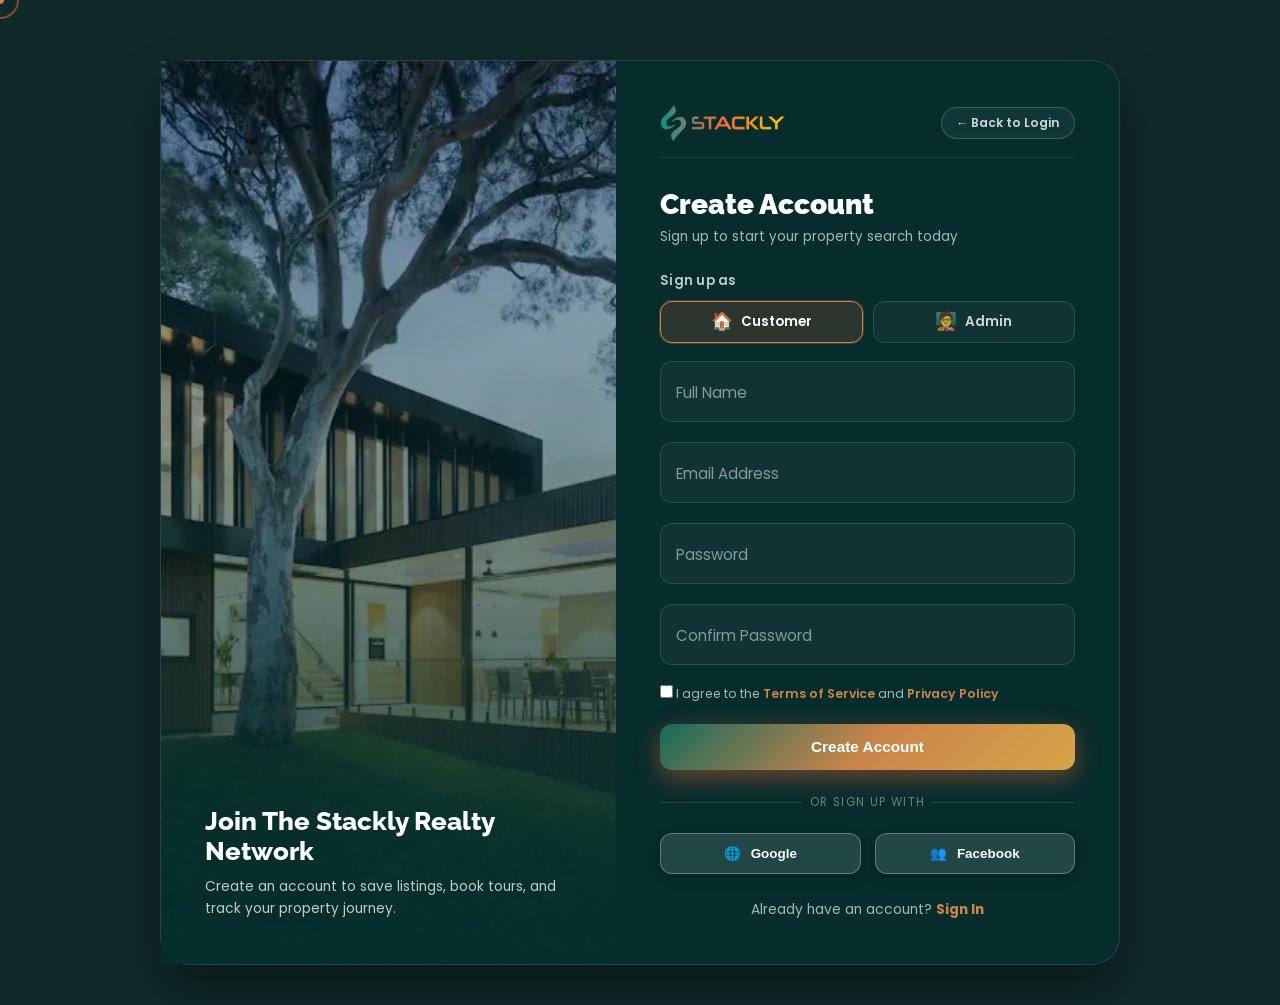
<file: signup.html>
<!DOCTYPE html>
<html lang="en">
<head>
<meta charset="UTF-8">
<meta name="viewport" content="width=device-width, initial-scale=1.0">
<title>Create Account - Stackly</title>
<link href="https://fonts.googleapis.com/css2?family=Poppins:wght@300;400;500;600;700;800;900&family=Raleway:wght@400;600;700;800;900&display=swap" rel="stylesheet">
<link rel="stylesheet" href="index.css">
</head>
<body>

<!-- CURSOR -->
<div id="cur-dot"></div>
<div id="cur-ring"></div>

<!-- LOADER -->
<div id="loader">
  <div class="loader-edu-wrapper">
    <svg class="loader-edu-icon" viewBox="0 0 24 24" fill="none" xmlns="http://www.w3.org/2000/svg">
      <defs>
        <linearGradient id="eduGrad" x1="0%" y1="0%" x2="100%" y2="100%">
          <stop offset="0%" stop-color="#0d9488" />
          <stop offset="50%" stop-color="#ff6b35" />
          <stop offset="100%" stop-color="#ffcc00" />
        </linearGradient>
        <linearGradient id="eduGradFill" x1="0%" y1="0%" x2="100%" y2="100%">
          <stop offset="0%" stop-color="#0d9488" stop-opacity="0.1" />
          <stop offset="50%" stop-color="#ff6b35" stop-opacity="0.1" />
          <stop offset="100%" stop-color="#ffcc00" stop-opacity="0.1" />
        </linearGradient>
      </defs>
      <path d="M6 12v5c0 2 2 3 6 3s6-1 6-3v-5" stroke="url(#eduGrad)" stroke-width="2" stroke-linecap="round" stroke-linejoin="round" fill="url(#eduGradFill)"/>
      <path d="M2 10l10-5 10 5-10 5z" stroke="url(#eduGrad)" stroke-width="2" stroke-linecap="round" stroke-linejoin="round" fill="url(#eduGradFill)"/>
      <path d="M22 10v6" stroke="url(#eduGrad)" stroke-width="2" stroke-linecap="round" stroke-linejoin="round"/>
    </svg>
  </div>
  <div class="ld-logo">
    <img src="logo_gold.webp" alt="Stackly Logo" class="loader-logo-img">
  </div>
  <div class="ld-bar-bg"><div class="ld-bar"></div></div>
  <div class="ld-words">Creating your account...</div>
</div>

<div id="signup-page">
  <div class="signup-card">

    <!-- Left Side: Visual real estate-themed image -->
    <div class="signup-visual">
      <img src="downloaded_images/real-estate-hero.webp" alt="Real Estate Theme Image">
      <div class="signup-visual-overlay"></div>
      <div class="signup-visual-text">
        <h3>Join The Stackly Realty Network</h3>
        <p>Create an account to save listings, book tours, and track your property journey.</p>
      </div>
    </div>

    <!-- Right Side: Form & Navigation -->
    <div class="signup-form-side">
      <div class="signup-box-header">
        <a href="index.html" class="nav-logo">
          <img src="logo_gold.webp" alt="Stackly Logo" class="nav-logo-img">
        </a>
        <a href="login.html" class="btn-back-home">← Back to Login</a>
      </div>

      <div class="signup-header">
        <h2>Create Account</h2>
        <p>Sign up to start your property search today</p>
      </div>

      <form onsubmit="handleSignup(event)">

        <!-- Role Selection -->
        <div class="role-selector">
          <span class="role-label">Sign up as</span>
          <div class="role-options">
            <label class="role-option">
              <input type="radio" name="role" value="customer" checked>
              <span class="role-chip">
                <span class="role-icon">🏠</span>
                <span class="role-text">Customer</span>
              </span>
            </label>
            <label class="role-option">
              <input type="radio" name="role" value="admin">
              <span class="role-chip">
                <span class="role-icon">🧑‍🏫</span>
                <span class="role-text">Admin</span>
              </span>
            </label>
          </div>
        </div>

        <!-- Full Name Field -->
        <div class="form-float">
          <input type="text" id="name" placeholder=" " required autocomplete="name" oninput="this.value = this.value.replace(/[^A-Za-z\s]/g, '')">
          <label for="name">Full Name</label>
        </div>

        <!-- Email Field -->
        <div class="form-float">
          <input type="email" id="email" placeholder=" " required autocomplete="email" pattern="^[^\s@]+@[^\s@]+\.com$" title="Please enter a valid email address ending in .com">
          <label for="email">Email Address</label>
        </div>

        <!-- Password Field -->
        <div class="form-float">
          <input type="password" id="password" placeholder=" " required autocomplete="new-password" minlength="6">
          <label for="password">Password</label>
        </div>

        <!-- Confirm Password Field -->
        <div class="form-float">
          <input type="password" id="confirm-password" placeholder=" " required autocomplete="new-password" minlength="6">
          <label for="confirm-password">Confirm Password</label>
        </div>

        <!-- Terms Checkbox -->
        <div class="signup-terms">
          <label>
            <input type="checkbox" id="terms" required>
            I agree to the <a href="404.html">Terms of Service</a> and <a href="404.html">Privacy Policy</a>
          </label>
        </div>

        <!-- Submit Button -->
        <button type="submit" class="btn-signup-submit">Create Account</button>

        <!-- Divider -->
        <div class="social-login-sep">or sign up with</div>

        <!-- Social Login Grid -->
        <div class="social-login-grid">
          <button type="button" class="btn-social-login" onclick="handleSocialSignup('Google');">
            <span>🌐</span> Google
          </button>
          <button type="button" class="btn-social-login" onclick="handleSocialSignup('Facebook');">
            <span>👥</span> Facebook
          </button>
        </div>

        <!-- Footer -->
        <div class="signup-footer">
          Already have an account? <a href="login.html">Sign In</a>
        </div>
      </form>
    </div>

  </div>
</div>

<script>
const logo = document.querySelector('.signup-box-header a.nav-logo');

const handleTransition = (e, url) => {
  if (e) e.preventDefault();
  const loader = document.getElementById('loader');
  if (loader) {
    loader.classList.add('show');
    setTimeout(() => {
      window.location.href = url;
    }, 1500);
  } else {
    window.location.href = url;
  }
};

if (logo) logo.addEventListener('click', (e) => handleTransition(e, logo.getAttribute('href')));

/* ===== SIGNUP FLOW ===== */
const handleSignup = (e) => {
  e.preventDefault();
  const nameVal = document.getElementById('name').value;
  const emailVal = document.getElementById('email').value;
  const passVal = document.getElementById('password').value;
  const confirmPassVal = document.getElementById('confirm-password').value;
  const roleVal = document.querySelector('input[name="role"]:checked').value;
  
  if (passVal !== confirmPassVal) {
    alert("Passwords do not match!");
    return;
  }
  
  // Clear any existing active session to force login page entry
  localStorage.removeItem('userEmail');
  localStorage.removeItem('userRole');
  
  // Save credentials for login validation mock
  localStorage.setItem('registeredEmail', emailVal);
  localStorage.setItem('registeredRole', roleVal);
  
  // Directly redirect to the login page without alert or loader transition
  window.location.href = 'login.html';
};

const handleSocialSignup = (provider) => {
  window.location.href = '404.html';
};

/* ===== CURSOR ===== */
const cd=document.getElementById('cur-dot'),cr=document.getElementById('cur-ring');
let mx=0,my=0,rx=0,ry=0;
document.addEventListener('mousemove',e=>{mx=e.clientX;my=e.clientY});
(function ac(){cd.style.left=mx+'px';cd.style.top=my+'px';rx+=(mx-rx)*.12;ry+=(my-ry)*.12;cr.style.left=rx+'px';cr.style.top=ry+'px';requestAnimationFrame(ac)})();
document.querySelectorAll('a,button,.btn-social-login').forEach(el=>{
  el.addEventListener('mouseenter',()=>cr.classList.add('big'));
  el.addEventListener('mouseleave',()=>cr.classList.remove('big'));
});
</script>
</body>
</html>
</file>
<file: index.css>
/* ===================== RESET ===================== */
*,*::before,*::after{margin:0;padding:0;box-sizing:border-box}
:root{
  --teal:#0d9488;
  --teal-dark:#042f2e;
  --teal-medium:#0d5c56;
  --teal-light:#ccfbf1;
  --tangerine:#ff6b35;
  --tangerine-dark:#e0531c;
  --tangerine-light:#ffedd5;
  --yellow:#ffcc00;
  --yellow-light:#fef9c3;
  
  --orange:var(--tangerine);
  --orange-dark:var(--tangerine-dark);
  --orange-light:var(--tangerine-light);
  --navy:var(--teal-dark);
  --navy2:var(--teal-medium);
  --navy3:#115e59;
  
  --white:#fff;
  --gray:#2b3e3c;
  --light:#f0fdfa;
  --border:#ccfbf1;
  --text:#0b2926;
  --grad:linear-gradient(135deg,var(--teal),var(--tangerine),var(--yellow));
  --shadow:0 20px 60px rgba(13,148,136,.15);
}
html{scroll-behavior:smooth;overflow-x:hidden;width:100%}
body{font-family:'Poppins',sans-serif;background:#fff;color:var(--text);overflow-x:hidden;cursor:none;width:100%;position:relative}
body:has(#navbar){padding-top:76px}

/* ===================== CURSOR ===================== */
#cur-dot{width:8px;height:8px;background:var(--orange);border-radius:50%;position:fixed;top:0;left:0;pointer-events:none;z-index:99999;transform:translate(-50%,-50%);transition:transform .1s}
#cur-ring{width:38px;height:38px;border:2px solid rgba(255,107,53,.5);border-radius:50%;position:fixed;top:0;left:0;pointer-events:none;z-index:99998;transform:translate(-50%,-50%);transition:all .18s ease}
#cur-ring.big{width:60px;height:60px;background:rgba(255,107,53,.07);border-color:var(--orange)}

/* ===================== LOADER ===================== */
#loader{position:fixed;inset:0;z-index:100000;background:var(--navy);display:flex;flex-direction:column;align-items:center;justify-content:center;gap:28px;transition:opacity .7s ease,visibility .7s ease;opacity:0;visibility:hidden;pointer-events:none}
#loader.show{opacity:1;visibility:visible;pointer-events:auto}
.ld-logo{display:flex;align-items:center;gap:12px}
.ld-icon{width:56px;height:56px;background:var(--grad);border-radius:16px;display:flex;align-items:center;justify-content:center;font-size:1.6rem;box-shadow:0 0 40px rgba(255,107,53,.5)}
#loader.show .ld-icon{animation:ldPop 1s ease infinite alternate}
@keyframes ldPop{from{transform:scale(.9)}to{transform:scale(1.05)}}
.ld-text{font-family:'Raleway',sans-serif;font-size:2.2rem;font-weight:900;color:#fff;letter-spacing:-1px}
.ld-text span{color:var(--orange)}
.ld-bar-bg{width:280px;height:4px;background:rgba(255,255,255,.1);border-radius:99px;overflow:hidden}
.ld-bar{height:100%;background:var(--grad);border-radius:99px;width:0}
#loader.show .ld-bar{animation:ldFill 1.5s cubic-bezier(.4,0,.2,1) forwards}
@keyframes ldFill{from{width:0}to{width:100%}}
.ld-words{font-size:.8rem;color:rgba(255,255,255,.45);letter-spacing:.15em;text-transform:uppercase}
#loader.show .ld-words{animation:ldFade 2s ease infinite}
@keyframes ldFade{0%,100%{opacity:.4}50%{opacity:1}}

.loader-edu-wrapper {
  display: flex;
  justify-content: center;
  align-items: center;
  margin-bottom: -10px;
}
.loader-edu-icon {
  width: 54px;
  height: 54px;
  filter: drop-shadow(0 0 20px rgba(13, 148, 136, 0.45));
  animation: eduFloat 2s ease-in-out infinite alternate;
}
@keyframes eduFloat {
  0% {
    transform: translateY(0) rotate(-3deg);
  }
  100% {
    transform: translateY(-8px) rotate(3deg);
  }
}

/* ===================== NAVBAR ===================== */
#navbar{background:#fff;padding:0;position:fixed;top:0;left:0;right:0;width:100%;z-index:899;border-bottom:1px solid var(--border);transition:box-shadow .3s ease;transform:translateZ(0)}
#navbar.scrolled{box-shadow:0 4px 24px rgba(0,0,0,.08)}

.nav-inner{max-width:1260px;margin:0 auto;padding:0 24px;display:flex;align-items:center;justify-content:space-between;height:76px}
.nav-logo{display:flex;align-items:center;gap:12px;text-decoration:none}
.nav-logo-box{width:42px;height:42px;background:var(--grad);border-radius:12px;display:flex;align-items:center;justify-content:center;font-size:1.2rem;box-shadow:var(--shadow);transition:transform .3s}
.nav-logo:hover .nav-logo-box{transform:rotate(-8deg) scale(1.08)}
.nav-logo-text{font-family:'Raleway',sans-serif;font-size:1.5rem;font-weight:900;color:var(--navy);letter-spacing:-1px}
.nav-logo-text span{color:var(--orange)}
.nav-logo-img {
  height: 42px;
  width: auto;
  object-fit: contain;
  display: block;
  transition: transform 0.3s ease;
}
.nav-logo:hover .nav-logo-img {
  transform: scale(1.04);
}
.loader-logo-img {
  height: 60px;
  width: auto;
  object-fit: contain;
  display: block;
  margin: 0 auto;
}
.footer-logo-img {
  height: 45px;
  width: auto;
  object-fit: contain;
  display: block;
  transition: transform 0.3s ease;
}
.nav-logo:hover .footer-logo-img {
  transform: scale(1.04);
}
.nav-menu{display:flex;align-items:center;gap:2px;list-style:none}
.nav-menu>li{position:relative}
.nav-menu>li>a{display:flex;align-items:center;gap:4px;color:var(--navy2);font-size:.86rem;font-weight:600;padding:10px 14px;border-radius:8px;text-decoration:none;transition:all .2s;position:relative}
.nav-menu>li>a::after{content:'';position:absolute;bottom:4px;left:14px;right:14px;height:2px;background:var(--orange);border-radius:99px;transform:scaleX(0);transition:transform .25s}
.nav-menu>li>a:hover,.nav-menu>li>a.active{color:var(--orange)}
.nav-menu>li>a:hover::after,.nav-menu>li>a.active::after{transform:scaleX(1)}

.nav-actions{display:flex;align-items:center;gap:10px}
.btn-login{padding:8px 22px;border:1.5px solid var(--border);border-radius:8px;color:var(--navy2);font-size:.84rem;font-weight:600;background:transparent;cursor:pointer;font-family:'Poppins',sans-serif;transition:all .25s}
.btn-login:hover{border-color:var(--orange);color:var(--orange)}
.btn-register{padding:9px 22px;background:var(--grad);border:none;border-radius:8px;color:#fff;font-size:.84rem;font-weight:600;cursor:pointer;font-family:'Poppins',sans-serif;box-shadow:0 6px 20px rgba(255,107,53,.35);transition:all .3s}
.btn-register:hover{transform:translateY(-2px);box-shadow:0 12px 30px rgba(255,107,53,.45)}
.hamburger{display:none;flex-direction:column;align-items:center;justify-content:center;gap:5px;width:42px;height:42px;min-width:42px;cursor:pointer;padding:0}
.hamburger span{width:24px;height:2px;background:var(--navy);border-radius:2px;transition:all .3s}

/* ===================== HERO ===================== */
#hero{background:var(--navy);min-height:88vh;display:flex;align-items:center;position:relative;overflow:hidden;padding:60px 0}
.hero-video-container {
  position: absolute;
  inset: 0;
  width: 100%;
  height: 100%;
  overflow: hidden;
  z-index: 0;
}
.hero-video {
  position: absolute;
  top: 0;
  left: 0;
  width: 100%;
  height: 100%;
  object-fit: cover;
  opacity: 0;
  transition: opacity 1.5s ease-in-out;
}
.hero-video.active {
  opacity: 0.92;
}
.video-overlay {
   position: absolute;
   inset: 0;
   background: linear-gradient(135deg, rgba(4,47,46, 0.55) 0%, rgba(4,47,46, 0.45) 50%, rgba(4,47,46, 0.55) 100%);
   z-index: 1;
}

/* Premium Word-Reveal Animation Tours */
.char-line {
  display: block;
  overflow: hidden;
  padding-bottom: 2px;
}
.char-word {
  display: inline-block;
  transform: translateY(110%);
  opacity: 0;
}

.hero-inner{max-width:1260px;margin:0 auto;padding:0 24px;display:flex;flex-direction:column;align-items:center;text-align:center;justify-content:center;position:relative;z-index:1}
.hero-badge{display:inline-flex;align-items:center;gap:8px;background:rgba(255,107,53,.15);border:1px solid rgba(255,107,53,.35);border-radius:99px;padding:6px 18px;font-size:.75rem;font-weight:700;color:var(--orange);letter-spacing:.08em;text-transform:uppercase;margin-bottom:22px}
.badge-pulse{width:7px;height:7px;background:var(--orange);border-radius:50%;animation:blink 1.2s ease infinite}
@keyframes blink{0%,100%{opacity:1;transform:scale(1)}50%{opacity:.4;transform:scale(.7)}}
#hero h1{font-family:'Raleway',sans-serif;font-size:clamp(2.2rem,5vw,3.8rem);font-weight:900;color:#fff;line-height:1.1;margin-bottom:20px;text-align:center;text-shadow:0 4px 15px rgba(0,0,0,0.4)}
#hero h1 .hl{color:var(--orange)}
.hero-sub{font-size:1.02rem;color:rgba(255,255,255,.85);line-height:1.75;max-width:680px;margin:0 auto 36px;text-shadow:0 2px 8px rgba(0,0,0,0.4)}
.hero-btns{display:flex;gap:14px;flex-wrap:wrap;justify-content:center;margin-bottom:48px;opacity:1 !important;visibility:visible !important}
.hbtn-main{display:inline-flex;align-items:center;gap:8px;background:var(--grad);color:#ffffff !important;padding:15px 32px;border-radius:14px;font-size:.96rem;font-weight:800 !important;text-decoration:none;border:2px solid #ffffff !important;text-shadow:0 2px 6px rgba(0,0,0,0.85) !important;box-shadow:0 10px 35px rgba(255,107,53,.55), inset 0 1px 0 rgba(255,255,255,.25);transition:all .3s;position:relative;overflow:hidden;opacity:1 !important;visibility:visible !important}
.hbtn-main::before{content:'';position:absolute;inset:0;background:linear-gradient(180deg, rgba(255,255,255,.25) 0%, transparent 60%);pointer-events:none;border-radius:12px}
.hbtn-main:hover{transform:translateY(-3px);box-shadow:0 16px 45px rgba(255,107,53,.65), 0 0 0 4px rgba(255,255,255,.25);border-color:#ffffff !important}
.hbtn-ghost{display:inline-flex;align-items:center;gap:8px;border:2px solid #ffffff !important;color:#ffffff !important;padding:14px 30px;border-radius:14px;font-size:.96rem;font-weight:800 !important;text-decoration:none;background:rgba(4, 47, 46, 0.75) !important;text-shadow:0 2px 6px rgba(0,0,0,0.85) !important;box-shadow:0 6px 20px rgba(0,0,0,.3), inset 0 1px 0 rgba(255,255,255,.15);transition:all .3s;position:relative;overflow:hidden;opacity:1 !important;visibility:visible !important}
.hbtn-ghost::before{content:'';position:absolute;inset:0;background:linear-gradient(180deg, rgba(255,255,255,.1) 0%, transparent 60%);pointer-events:none;border-radius:12px}
.hbtn-ghost:hover{border-color:var(--orange) !important;background:var(--orange) !important;transform:translateY(-3px);box-shadow:0 12px 30px rgba(255,107,53,.45), 0 0 0 4px rgba(255,255,255,.2)}
.play-wrap{width:22px;height:22px;background:rgba(255,255,255,.35);border-radius:50%;display:flex;align-items:center;justify-content:center;font-size:.55rem}
.hero-stats{display:flex;gap:24px;justify-content:center;margin-top:40px;flex-wrap:wrap}
.hero-stats > div {
  transition: transform 0.3s cubic-bezier(0.4, 0, 0.2, 1), background 0.3s ease, border-color 0.3s ease, box-shadow 0.3s ease;
  cursor: pointer;
  padding: 16px 28px;
  border-radius: 16px;
  background: rgba(4, 47, 46, 0.5);
  border: 1px solid rgba(255, 255, 255, 0.12);
  box-shadow: 0 8px 32px rgba(0, 0, 0, 0.2);
  backdrop-filter: blur(8px);
  -webkit-backdrop-filter: blur(8px);
  text-align: center;
  min-width: 170px;
}
.hero-stats > div:hover {
  transform: translateY(-6px);
  background: rgba(4, 47, 46, 0.7);
  border-color: rgba(255, 107, 53, 0.6);
  box-shadow: 0 15px 35px rgba(0, 0, 0, 0.35);
}
.hstat-num{font-family:'Raleway',sans-serif;font-size:2.2rem;font-weight:900;color:#fff;transition:color 0.3s ease, text-shadow 0.3s ease}
.hstat-num em{color:var(--orange);font-style:normal;transition:color 0.3s ease, text-shadow 0.3s ease}
.hero-stats > div:hover .hstat-num {
  text-shadow: 0 0 15px rgba(255, 255, 255, 0.6);
}
.hero-stats > div:hover .hstat-num em {
  color: var(--yellow);
  text-shadow: 0 0 15px rgba(255, 204, 0, 0.8);
}
.hstat-label{font-size:.8rem;color:rgba(255,255,255,.85);margin-top:4px;font-weight:500;transition:color 0.3s ease, text-shadow 0.3s ease;letter-spacing:0.2px}
.hero-stats > div:hover .hstat-label {
  color: #fff;
  text-shadow: 0 0 8px rgba(255, 255, 255, 0.4);
}


/* HERO VISUAL */
.hero-visual{position:relative}
.hero-card-3d{background:linear-gradient(135deg,rgba(255,107,53,.12),rgba(13,148,136,.08));border:1px solid rgba(255,107,53,.2);border-radius:24px;overflow:hidden;transform-style:preserve-3d;transition:transform .5s ease;cursor:default}
.hero-card-3d:hover{transform:rotateY(-8deg) rotateX(4deg)}
.hero-img{width:100%;aspect-ratio:4/3;object-fit:cover;display:block;filter:brightness(.85)}
.hero-img-over{position:absolute;inset:0;background:linear-gradient(to top,rgba(4,47,46,.85) 0%,transparent 55%)}
.hero-tag{position:absolute;top:16px;left:16px;display:flex;gap:10px}
.ht-badge{display:flex;align-items:center;gap:6px;background:var(--orange);border-radius:99px;padding:5px 14px;font-size:.72rem;font-weight:700;color:#fff}
.ht-live{width:6px;height:6px;background:#fff;border-radius:50%;animation:blink 1s infinite}
.hero-info-bar{position:absolute;bottom:18px;left:18px;right:18px;display:flex;justify-content:space-between;align-items:flex-end}
.hib-left{color:#fff}
.hib-left h3{font-size:1.05rem;font-weight:700;margin-bottom:4px}
.hib-left p{font-size:.75rem;opacity:.7}
.hib-right{display:flex;align-items:center;gap:8px}
.mini-avs{display:flex}
.mini-avs img{width:26px;height:26px;border-radius:50%;border:2px solid rgba(255,255,255,.3);margin-left:-8px;object-fit:cover}
.mini-avs img:first-child{margin-left:0}
.mini-count{font-size:.72rem;color:rgba(255,255,255,.8);font-weight:600}
/* floating chips */
.fchip{position:absolute;background:rgba(255,255,255,.95);backdrop-filter:blur(12px);border-radius:14px;padding:12px 16px;box-shadow:0 10px 30px rgba(0,0,0,.2);animation:flt 4s ease-in-out infinite}
.fchip:nth-child(2){animation-delay:-2s}
.fc-top{top:-20px;right:-10px}
.fc-bot{bottom:40px;right:-30px}
@keyframes flt{0%,100%{transform:translateY(0)}50%{transform:translateY(-14px)}}
.fchip-icon{font-size:1.2rem;margin-bottom:4px}
.fchip-val{font-size:1rem;font-weight:800;color:var(--navy);line-height:1}
.fchip-lab{font-size:.65rem;color:var(--gray);margin-top:2px}
.fchip-stars{color:var(--yellow);font-size:.7rem;margin-bottom:2px}

/* ===================== SECTION BASE ===================== */
section{padding:80px 0;position:relative}
.container{max-width:1260px;margin:0 auto;padding:0 24px}
.sec-eyebrow{font-size:.72rem;font-weight:800;color:var(--orange);letter-spacing:.14em;text-transform:uppercase;margin-bottom:12px;display:flex;align-items:center;gap:10px}
.sec-eyebrow::before{content:'';width:28px;height:3px;background:var(--grad);border-radius:99px}
.sec-title{font-family:'Raleway',sans-serif;font-size:clamp(1.8rem,3.5vw,2.8rem);font-weight:900;color:var(--navy);line-height:1.2;margin-bottom:14px}
.sec-title span{color:var(--orange)}
.sec-desc{font-size:.95rem;color:var(--gray);line-height:1.75;max-width:580px;margin-bottom:50px}
.sec-head{text-align:center}
.sec-head .sec-desc{margin:0 auto 50px}
.sec-head .sec-eyebrow{justify-content:center}
.sec-head .sec-eyebrow::before{display:none}

/* ===================== REVEAL ANIMATIONS ===================== */
.rv{opacity:0;transform:translateY(40px);transition:opacity .75s ease,transform .75s ease}
.rv.show{opacity:1;transform:none}
.rv-l{opacity:0;transform:translateX(-40px);transition:opacity .75s ease,transform .75s ease}
.rv-l.show{opacity:1;transform:none}
.rv-r{opacity:0;transform:translateX(40px);transition:opacity .75s ease,transform .75s ease}
.rv-r.show{opacity:1;transform:none}
.d1{transition-delay:.1s}.d2{transition-delay:.2s}.d3{transition-delay:.3s}.d4{transition-delay:.4s}.d5{transition-delay:.5s}

/* ===================== WELCOME / FEATURES ===================== */
#features{background:var(--light)}
.features-grid{display:grid;grid-template-columns:1fr 1fr 1fr;gap:22px;margin-top:10px}
.feat-card{background:#fff;border:1px solid var(--border);border-radius:20px;padding:30px;transition:all .35s ease;transform-style:preserve-3d;cursor:default;position:relative;overflow:hidden}
.feat-card::before{content:'';position:absolute;top:0;left:0;right:0;height:3px;background:var(--grad);transform:scaleX(0);transform-origin:left;transition:transform .35s ease}
.feat-card:hover::before{transform:scaleX(1)}
.feat-card:hover{transform:translateY(-8px);box-shadow:0 24px 60px rgba(255,107,53,.12);border-color:rgba(255,107,53,.2)}
.feat-icon{width:54px;height:54px;border-radius:14px;background:linear-gradient(135deg,rgba(255,107,53,.12),rgba(13,148,136,.06));border:1px solid rgba(255,107,53,.2);display:flex;align-items:center;justify-content:center;font-size:1.4rem;margin-bottom:18px;transition:all .3s}
.feat-card:hover .feat-icon{background:var(--grad);transform:scale(1.08) rotate(-5deg);border-color:transparent}
.feat-img {
  margin: -30px -30px 18px -30px;
  aspect-ratio: 16/10;
  overflow: hidden;
  position: relative;
  border-bottom: 1px solid var(--border);
}
.feat-img img {
  width: 100%;
  height: 100%;
  object-fit: cover;
  display: block;
  transition: transform .5s ease;
}
.feat-card:hover .feat-img img {
  transform: scale(1.06);
}
.feat-badge {
  position: absolute;
  bottom: 12px;
  right: 12px;
  background: rgba(255, 255, 255, 0.95);
  backdrop-filter: blur(4px);
  width: 36px;
  height: 36px;
  border-radius: 50%;
  display: flex;
  align-items: center;
  justify-content: center;
  font-size: 1.1rem;
  box-shadow: 0 4px 12px rgba(0, 0, 0, 0.12);
  border: 1px solid rgba(255, 107, 53, 0.15);
}
.feat-card h3{font-size:1rem;font-weight:700;color:var(--navy);margin-bottom:10px}
.feat-card p{font-size:.84rem;color:var(--gray);line-height:1.7}

/* 2-col intro */
.features-intro{display:grid;grid-template-columns:1fr 1fr;gap:60px;align-items:center;margin-bottom:60px}
.fi-img-wrap{position:relative;border-radius:24px;overflow:hidden}
.fi-img-wrap img{width:100%;aspect-ratio:4/5;object-fit:cover;display:block;border-radius:24px;transition:transform .5s ease}
.fi-img-wrap:hover img{transform:scale(1.04)}
.fi-badge{position:absolute;bottom:-16px;left:30px;background:var(--grad);border-radius:16px;padding:18px 24px;box-shadow:var(--shadow);color:#fff;text-align:center}
.fi-badge .num{font-family:'Raleway',sans-serif;font-size:2rem;font-weight:900}
.fi-badge .lbl{font-size:.72rem;opacity:.9;margin-top:2px}
.fi-list{list-style:none;display:flex;flex-direction:column;gap:14px;margin:28px 0 36px}
.fi-list li{display:flex;align-items:flex-start;gap:12px;font-size:.88rem;color:var(--navy2);line-height:1.6}
.fi-check{width:22px;height:22px;min-width:22px;border-radius:50%;background:var(--grad);display:flex;align-items:center;justify-content:center;font-size:.6rem;color:#fff;margin-top:1px}

/* ===================== COURSES ===================== */
#properties{background:#fff}
.properties-tabs{display:flex;gap:10px;flex-wrap:wrap;margin-bottom:36px;justify-content:center}
.ctab{padding:8px 22px;border:1.5px solid var(--border);border-radius:99px;font-size:.82rem;font-weight:600;color:var(--gray);cursor:pointer;transition:all .25s;background:#fff;font-family:'Poppins',sans-serif}
.ctab.active,.ctab:hover{background:var(--grad);border-color:transparent;color:#fff;box-shadow:0 6px 20px rgba(255,107,53,.3)}
.properties-grid{display:grid;grid-template-columns:repeat(3,1fr);gap:24px}
.property-card{background:#fff;border:1px solid var(--border);border-radius:20px;overflow:hidden;transition:all .4s ease;transform-style:preserve-3d}
.property-card:hover{transform:translateY(-10px) rotateY(2deg);box-shadow:0 24px 60px rgba(0,0,0,.1),0 0 0 1px rgba(255,107,53,.15)}
.cc-img{position:relative;aspect-ratio:16/9;overflow:hidden}
.cc-img img{width:100%;height:100%;object-fit:cover;transition:transform .5s ease;display:block}
.property-card:hover .cc-img img{transform:scale(1.07)}
.cc-label{position:absolute;top:12px;left:12px;background:var(--orange);border-radius:6px;padding:4px 12px;font-size:.68rem;font-weight:800;color:#fff;text-transform:uppercase;letter-spacing:.06em}
.cc-price{position:absolute;top:12px;right:12px;background:rgba(4,47,46,.85);backdrop-filter:blur(6px);border-radius:6px;padding:4px 12px;font-size:.8rem;font-weight:700;color:var(--orange)}
.cc-overlay{position:absolute;inset:0;background:linear-gradient(to top,rgba(4,47,46,.6) 0%,transparent 60%);opacity:0;transition:opacity .3s}
.property-card:hover .cc-overlay{opacity:1}
.cc-body{padding:20px}
.cc-title{font-size:.98rem;font-weight:700;color:var(--navy);margin-bottom:10px;line-height:1.4}
.cc-meta{display:flex;gap:14px;margin-bottom:16px;flex-wrap:wrap}
.cc-meta span{font-size:.72rem;color:var(--gray);display:flex;align-items:center;gap:4px}
.cc-foot{display:flex;align-items:center;justify-content:space-between;padding-top:14px;border-top:1px solid var(--border)}
.cc-tutor{display:flex;align-items:center;gap:8px}
.cc-tutor img{width:30px;height:30px;border-radius:50%;object-fit:cover;border:2px solid rgba(255,107,53,.3)}
.cc-tutor span{font-size:.76rem;color:var(--gray);font-weight:500}
.cc-rating{display:flex;align-items:center;gap:4px;font-size:.76rem;font-weight:700;color:var(--navy)}
.cc-stars{color:var(--yellow);font-size:.68rem}
.cc-btn{display:block;width:100%;margin-top:14px;padding:10px;background:var(--orange-light);border:1.5px solid rgba(255,107,53,.25);border-radius:10px;color:var(--orange);font-size:.84rem;font-weight:700;text-align:center;cursor:pointer;transition:all .3s;font-family:'Poppins',sans-serif}
.cc-btn:hover{background:var(--grad);color:#fff;border-color:transparent;transform:translateY(-2px);box-shadow:0 8px 20px rgba(255,107,53,.35)}

/* ===================== STATS BAND ===================== */
#stats{background:var(--grad);padding:60px 0}
.stats-inner{display:grid;grid-template-columns:repeat(4,1fr);gap:30px;text-align:center}
.stat-block .num{font-family:'Raleway',sans-serif;font-size:2.8rem;font-weight:900;color:#fff}
.stat-block .lab{font-size:.85rem;color:rgba(255,255,255,.8);margin-top:4px}
.stat-block .ico{font-size:2rem;margin-bottom:8px}
/* ===============================
   STATS RESPONSIVE
================================ */

/* Tablet */
@media (max-width: 991px){
    .stats-inner{
        grid-template-columns:repeat(2,1fr);
        gap:20px;
    }
}

/* Mobile */
@media (max-width: 576px){
    #stats{
        padding:45px 0;
    }

    .stats-inner{
        grid-template-columns:1fr;
        gap:18px;
        padding:0 15px;
    }

    .stat-block{
        padding:20px 15px;
    }

    .stat-block .ico{
        font-size:1.8rem;
    }

    .stat-block .num{
        font-size:2rem;
        line-height:1.2;
    }

    .stat-block .lab{
        font-size:.9rem;
        line-height:1.4;
    }
}

/* Extra Small Devices (320px) */
@media (max-width:320px){
    .stats-inner{
        grid-template-columns:1fr;
        gap:15px;
        padding:0 12px;
    }

    .stat-block{
        padding:18px 12px;
    }

    .stat-block .ico{
        font-size:1.6rem;
    }

    .stat-block .num{
        font-size:1.8rem;
    }

    .stat-block .lab{
        font-size:.8rem;
    }
}

/* ===================== EVENTS ===================== */
#events{background:var(--light)}
.events-list{display:flex;flex-direction:column;gap:20px}
.event-card{background:#fff;border:1px solid var(--border);border-radius:16px;padding:0;display:grid;grid-template-columns:90px 1fr auto;overflow:hidden;transition:all .35s ease}
.event-card:hover{transform:translateX(8px);box-shadow:0 12px 40px rgba(255,107,53,.1);border-color:rgba(255,107,53,.25)}
.ev-date{background:var(--grad);display:flex;flex-direction:column;align-items:center;justify-content:center;padding:20px 14px;color:#fff;min-width:90px}
.ev-day{font-family:'Raleway',sans-serif;font-size:2rem;font-weight:900;line-height:1}
.ev-mon{font-size:.72rem;font-weight:700;opacity:.85;letter-spacing:.06em;text-transform:uppercase}
.ev-body{padding:18px 22px}
.ev-tag{display:inline-block;background:var(--orange-light);color:var(--orange);font-size:.68rem;font-weight:700;padding:3px 10px;border-radius:99px;margin-bottom:8px;text-transform:uppercase;letter-spacing:.06em}
.ev-body h4{font-size:.98rem;font-weight:700;color:var(--navy);margin-bottom:6px}
.ev-body p{font-size:.8rem;color:var(--gray);line-height:1.6}
.ev-meta{display:flex;gap:14px;margin-top:8px;flex-wrap:wrap}
.ev-meta span{font-size:.73rem;color:var(--gray);display:flex;align-items:center;gap:4px}
.ev-action{padding:20px 24px;display:flex;align-items:center}
.ev-reg{padding:9px 20px;background:var(--grad);border:none;border-radius:8px;color:#fff;font-size:.8rem;font-weight:700;cursor:pointer;font-family:'Poppins',sans-serif;white-space:nowrap;transition:all .3s;box-shadow:0 6px 18px rgba(255,107,53,.35)}
.ev-reg:hover{transform:translateY(-2px);box-shadow:0 12px 30px rgba(255,107,53,.45)}

/* ===================== CTA BAND ===================== */
#cta-band{background:var(--navy);padding:80px 0;overflow:hidden}
.cta-inner{display:grid;grid-template-columns:1fr 1fr;gap:60px;align-items:center}
.cta-text .sec-eyebrow{color:var(--orange)}
.cta-text .sec-title{color:#fff}
.cta-text .sec-desc{color:rgba(255,255,255,.6);margin-bottom:32px}
.cta-img{position:relative;border-radius:24px;overflow:hidden}
.cta-img img{width:100%;aspect-ratio:4/3;object-fit:cover;border-radius:24px}
.cta-img::after{content:'';position:absolute;inset:0;border-radius:24px;background:linear-gradient(135deg,rgba(255,107,53,.25),rgba(13,148,136,.1))}

/* ===================== TEACHERS ===================== */
#admins{background:#fff}
.admins-grid{display:grid;grid-template-columns:repeat(4,1fr);gap:22px}
.admin-card{background:#fff;border:1px solid var(--border);border-radius:20px;overflow:hidden;transition:all .4s ease;transform-style:preserve-3d;text-align:center}
.admin-card:hover{transform:translateY(-10px) rotateX(3deg);box-shadow:0 24px 60px rgba(0,0,0,.1);border-color:rgba(255,107,53,.2)}
.tc-img{position:relative;aspect-ratio:1/1;overflow:hidden}
.tc-img img{width:100%;height:100%;object-fit:cover;transition:transform .4s ease}
.admin-card:hover .tc-img img{transform:scale(1.06)}
.tc-overlay{position:absolute;inset:0;background:linear-gradient(to top,rgba(255,107,53,.9) 0%,transparent 60%);opacity:0;transition:opacity .3s;display:flex;align-items:flex-end;padding:16px}
.admin-card:hover .tc-overlay{opacity:1}
.tc-socials{display:flex;gap:8px;width:100%}
.tc-soc{width:34px;height:34px;border-radius:50%;background:rgba(255,255,255,.2);border:1px solid rgba(255,255,255,.3);display:flex;align-items:center;justify-content:center;font-size:.72rem;color:#fff;cursor:pointer;transition:all .2s}
.tc-soc:hover{background:#fff;color:var(--orange)}
.tc-info{padding:18px 14px}
.tc-info h4{font-size:.95rem;font-weight:700;color:var(--navy);margin-bottom:4px}
.tc-info p{font-size:.76rem;color:var(--gray);margin-bottom:12px}
.tc-stats{display:flex;justify-content:center;gap:18px}
.tcs span{display:block;font-size:.78rem;font-weight:700;color:var(--navy)}
.tcs small{font-size:.68rem;color:var(--gray)}

/* ===================== TESTIMONIALS ===================== */
#testimonials{background:var(--light)}
.testi-grid{display:grid;grid-template-columns:repeat(3,1fr);gap:22px}
.testi-card{background:#fff;border:1px solid var(--border);border-radius:20px;padding:28px;transition:all .35s ease}
.testi-card:hover{transform:translateY(-8px);box-shadow:0 20px 50px rgba(255,107,53,.1);border-color:rgba(255,107,53,.2)}
.tq{font-size:2.8rem;color:rgba(255,107,53,.2);font-family:Georgia,serif;line-height:1;margin-bottom:10px}
.testi-stars{color:var(--yellow);font-size:.78rem;letter-spacing:2px;margin-bottom:14px}
.testi-text{font-size:.86rem;color:var(--gray);line-height:1.75;margin-bottom:20px;font-style:italic}
.testi-author{display:flex;align-items:center;gap:12px}
.testi-author img{width:46px;height:46px;border-radius:50%;object-fit:cover;border:2px solid rgba(255,107,53,.35)}
.ta-name{font-size:.88rem;font-weight:700;color:var(--navy)}
.ta-role{font-size:.74rem;color:var(--gray)}

/* ===================== FAQ ===================== */
#faq{background:#fff}
.faq-inner{display:grid;grid-template-columns:1fr 1fr;gap:60px;align-items:start}
.faq-list{display:flex;flex-direction:column;gap:14px}
.faq-item{border:1px solid var(--border);border-radius:14px;overflow:hidden;transition:all .3s}
.faq-item.open{border-color:rgba(255,107,53,.3);box-shadow:0 8px 24px rgba(255,107,53,.08)}
.faq-q{display:flex;align-items:center;justify-content:space-between;padding:18px 20px;cursor:pointer;font-size:.9rem;font-weight:600;color:var(--navy);gap:12px;user-select:none}
.faq-q:hover{color:var(--orange)}
.faq-icon{width:28px;height:28px;min-width:28px;border-radius:50%;background:var(--orange-light);border:1px solid rgba(255,107,53,.2);display:flex;align-items:center;justify-content:center;font-size:.8rem;color:var(--orange);transition:all .3s}
.faq-item.open .faq-icon{background:var(--orange);color:#fff;transform:rotate(45deg)}
.faq-a{max-height:0;overflow:hidden;transition:max-height .35s ease,padding .35s ease}
.faq-a-inner{padding:0 20px 18px;font-size:.84rem;color:var(--gray);line-height:1.7}
.faq-item.open .faq-a{max-height:200px}
.faq-img{border-radius:24px;overflow:hidden}
.faq-img img{width:100%;aspect-ratio:3/4;object-fit:cover;border-radius:24px;transition:transform .5s}
.faq-img:hover img{transform:scale(1.04)}

/* ===================== BLOG ===================== */
#blog{background:var(--light)}
.blog-grid{display:grid;grid-template-columns:repeat(3,1fr);gap:24px}
.blog-card{background:#fff;border:1px solid var(--border);border-radius:20px;overflow:hidden;transition:all .4s ease;transform-style:preserve-3d}
.blog-card:hover{transform:translateY(-10px);box-shadow:0 24px 60px rgba(0,0,0,.1);border-color:rgba(255,107,53,.2)}
.bc-img{aspect-ratio:16/9;overflow:hidden;position:relative}
.bc-img img{width:100%;height:100%;object-fit:cover;display:block;transition:transform .5s}
.blog-card:hover .bc-img img{transform:scale(1.07)}
.bc-date-badge{position:absolute;bottom:12px;left:12px;background:var(--grad);border-radius:8px;padding:6px 12px;color:#fff;font-size:.72rem;font-weight:700}
.bc-body{padding:22px}
.bc-cat{font-size:.68rem;font-weight:800;color:var(--orange);letter-spacing:.1em;text-transform:uppercase;margin-bottom:10px}
.bc-title{font-size:.96rem;font-weight:700;color:var(--navy);line-height:1.45;margin-bottom:10px}
.bc-excerpt{font-size:.82rem;color:var(--gray);line-height:1.65;margin-bottom:16px}
.bc-foot{display:flex;align-items:center;justify-content:space-between;border-top:1px solid var(--border);padding-top:14px}
.bc-author{display:flex;align-items:center;gap:8px;font-size:.76rem;color:var(--gray)}
.bc-author img{width:26px;height:26px;border-radius:50%;object-fit:cover}
.bc-more{font-size:.78rem;font-weight:700;color:var(--orange);text-decoration:none;display:flex;align-items:center;gap:4px;transition:gap .2s}
.bc-more:hover{gap:8px}

/* ===================== SUBSCRIBE ===================== */
#subscribe{background:linear-gradient(135deg,var(--navy) 0%,var(--navy2) 50%,var(--navy) 100%);padding:80px 0;overflow:hidden}
.subscribe-inner{max-width:700px;margin:0 auto;text-align:center;position:relative;z-index:1}
.subscribe-inner .sec-title{color:#fff}
.subscribe-inner .sec-desc{color:rgba(255,255,255,.6);margin-bottom:36px}
.sub-form{display:flex;gap:12px;max-width:500px;margin:0 auto}
.sub-form input{flex:1;background:rgba(255,255,255,.08);border:1.5px solid rgba(255,255,255,.15);border-radius:10px;padding:13px 18px;color:#fff;font-size:.9rem;font-family:'Poppins',sans-serif;outline:none;transition:all .3s}
.sub-form input::placeholder{color:rgba(255,255,255,.4)}
.sub-form input:focus{border-color:var(--orange);background:rgba(255,107,53,.08)}
.sub-form button{padding:13px 26px;background:var(--grad);border:none;border-radius:10px;color:#fff;font-size:.9rem;font-weight:700;cursor:pointer;font-family:'Poppins',sans-serif;white-space:nowrap;box-shadow:0 8px 24px rgba(255,107,53,.4);transition:all .3s}
.sub-form button:hover{transform:translateY(-2px);box-shadow:0 14px 30px rgba(255,107,53,.5)}

/* ===================== CONTACT ===================== */
#contact{background:#fff;padding:80px 0}
.contact-inner{display:grid;grid-template-columns:1fr 1.4fr;gap:60px;align-items:start}
.contact-cards{display:flex;flex-direction:column;gap:18px;margin-top:28px}
.ccard{display:flex;gap:16px;align-items:flex-start;background:var(--light);border:1px solid var(--border);border-radius:16px;padding:20px;transition:all .3s}
.ccard:hover{border-color:rgba(255,107,53,.3);transform:translateX(6px);box-shadow:0 8px 24px rgba(255,107,53,.08)}
.ccard-ico{width:46px;height:46px;min-width:46px;border-radius:12px;background:var(--grad);display:flex;align-items:center;justify-content:center;font-size:1.1rem;color:#fff}
.ccard-body h5{font-size:.9rem;font-weight:700;color:var(--navy);margin-bottom:3px}
.ccard-body p{font-size:.8rem;color:var(--gray);line-height:1.5}
.contact-form-wrap{background:var(--light);border:1px solid var(--border);border-radius:24px;padding:36px}
.cf-title{font-size:1.25rem;font-weight:700;color:var(--navy);margin-bottom:24px}
.form-row{display:grid;grid-template-columns:1fr 1fr;gap:14px;margin-bottom:0}
.form-group{margin-bottom:16px}
.form-group label{display:block;font-size:.78rem;font-weight:700;color:var(--navy2);margin-bottom:7px;letter-spacing:.02em}
.form-group input,.form-group select,.form-group textarea{width:100%;background:#fff;border:1.5px solid var(--border);border-radius:10px;padding:12px 16px;color:var(--navy);font-size:.88rem;font-family:'Poppins',sans-serif;outline:none;transition:all .3s}
.form-group input:focus,.form-group select:focus,.form-group textarea:focus{border-color:var(--orange);box-shadow:0 0 0 3px rgba(255,107,53,.1)}
.form-group textarea{resize:vertical;min-height:100px}
.form-submit{width:100%;padding:14px;background:var(--grad);border:none;border-radius:10px;color:#fff;font-size:.95rem;font-weight:700;cursor:pointer;font-family:'Poppins',sans-serif;box-shadow:0 8px 24px rgba(255,107,53,.35);transition:all .3s}
.form-submit:hover{transform:translateY(-2px);box-shadow:0 14px 35px rgba(255,107,53,.45)}

/* ===================== FOOTER ===================== */
footer{background:var(--navy);padding:70px 0 0}
.footer-grid{display:grid;grid-template-columns:2.2fr 1fr 1fr 1fr;gap:40px;margin-bottom:50px}
.fg-brand .nav-logo-text{color:#fff;font-size:1.4rem}
.fg-brand p{font-size:.83rem;color:rgba(255,255,255,.5);line-height:1.75;margin:14px 0 22px;max-width:280px}
.foot-soc{display:flex;gap:8px}
.fsoc{width:36px;height:36px;border-radius:8px;background:rgba(255,255,255,.06);border:1px solid rgba(255,255,255,.1);display:flex;align-items:center;justify-content:center;font-size:.8rem;color:rgba(255,255,255,.6);cursor:pointer;text-decoration:none;transition:all .25s}
.fsoc:hover{background:var(--orange);border-color:var(--orange);color:#fff;transform:translateY(-3px)}
.fg-col h4{font-size:.88rem;font-weight:700;color:#fff;margin-bottom:18px;position:relative;padding-bottom:12px}
.fg-col h4::after{content:'';position:absolute;bottom:0;left:0;width:24px;height:2px;background:var(--orange);border-radius:99px}
.fg-col ul{list-style:none;display:flex;flex-direction:column;gap:10px}
.fg-col ul li a{font-size:.82rem;color:rgba(255,255,255,.5);text-decoration:none;transition:all .2s;display:flex;align-items:center;gap:6px}
.fg-col ul li a:hover{color:var(--orange);padding-left:6px}
.fg-col ul li a::before{content:'›';color:var(--orange);opacity:0;transition:opacity .2s}
.fg-col ul li a:hover::before{opacity:1}
.foot-bottom{border-top:1px solid rgba(255,255,255,.08);padding:22px 0;display:flex;justify-content:space-between;align-items:center}
.foot-bottom p{font-size:.8rem;color:rgba(255,255,255,.4)}
.foot-links{display:flex;gap:20px}
.foot-links a{font-size:.78rem;color:rgba(255,255,255,.4);text-decoration:none;transition:color .2s}
.foot-links a:hover{color:var(--orange)}

.footer-contact-list {
  list-style: none;
  display: flex;
  flex-direction: column;
  gap: 12px;
}
.footer-contact-list li {
  font-size: 0.82rem;
  color: rgba(255, 255, 255, 0.5);
  display: flex;
  align-items: center;
  gap: 10px;
  line-height: 1.5;
  transition: all 0.3s ease;
  cursor: pointer;
}
.footer-contact-list li:hover {
  color: #ffffff;
  transform: translateX(5px);
}
.fc-icon {
  color: var(--orange);
  font-size: 0.95rem;
  display: inline-flex;
  align-items: center;
  justify-content: center;
  width: 20px;
}

/* ===================== RESPONSIVE ===================== */
@media(max-width:1024px){
  .features-grid,.properties-grid{grid-template-columns:1fr 1fr}
  .admins-grid{grid-template-columns:1fr 1fr}
  .features-intro,.cta-inner,.faq-inner,.contact-inner{grid-template-columns:1fr}
  .stats-inner{grid-template-columns:1fr 1fr}
  .footer-grid{grid-template-columns:1fr 1fr}
  .hero-inner{grid-template-columns:1fr;text-align:center}
  .hero-visual{display:none}
  .hero-sub,.hero-stats{max-width:100%}
  .hero-stats{justify-content:center}
  .hero-btns{justify-content:center}
}
@media(max-width:768px){
  .nav-menu,.nav-actions{display:none}
  .hamburger{display:flex}
  .properties-grid,.admins-grid,.testi-grid,.blog-grid,.features-grid{grid-template-columns:1fr}
  .events-list .event-card{grid-template-columns:80px 1fr}
  .ev-action{display:none}
  .stats-inner{grid-template-columns:1fr 1fr}
  .footer-grid{grid-template-columns:1fr}
  .foot-bottom{flex-direction:column;gap:12px;text-align:center}
  .sub-form{flex-direction:column}
  .form-row{grid-template-columns:1fr}
  section{padding:55px 0}
}

/* ===================== MOBILE MENU ===================== */
#mob-menu {
  position: fixed;
  inset: 0;
  z-index: 9000;
  background: rgba(4, 47, 46, 0.98);
  backdrop-filter: blur(20px);
  -webkit-backdrop-filter: blur(20px);
  display: flex;
  flex-direction: column;
  align-items: center;
  justify-content: space-between;
  padding: 60px 24px;
  transform: translateX(100%);
  transition: transform 0.4s cubic-bezier(0.16, 1, 0.3, 1);
}
#mob-menu.open {
  transform: none;
}
.mob-menu-logo {
  margin-bottom: 10px;
  opacity: 0.9;
  transition: transform 0.3s;
}
.mob-menu-logo:hover {
  transform: scale(1.04);
}
.mob-menu-links {
  display: flex;
  flex-direction: column;
  align-items: center;
  gap: 18px;
}
#mob-menu .mob-menu-links a {
  font-size: 1.35rem;
  font-weight: 700;
  color: #fff;
  text-decoration: none;
  transition: color 0.2s, transform 0.2s;
}
#mob-menu .mob-menu-links a:hover {
  color: var(--orange);
  transform: translateY(-2px);
}
#mob-menu .mob-menu-links a.active {
  color: var(--orange);
  background: rgba(255, 107, 53, 0.14);
  border: 1px solid rgba(255, 107, 53, 0.32);
  border-radius: 10px;
  padding: 8px 18px;
}
.mob-menu-actions {
  display: flex;
  flex-direction: column;
  gap: 12px;
  width: 100%;
  align-items: center;
}
.mob-menu-btn {
  display: inline-flex;
  align-items: center;
  justify-content: center;
  width: 100%;
  max-width: 280px;
  padding: 14px 28px;
  background: var(--grad);
  color: #ffffff !important;
  font-size: 1rem;
  font-weight: 700;
  border-radius: 12px;
  text-decoration: none;
  box-shadow: 0 8px 24px rgba(255, 107, 53, 0.45);
  transition: all 0.3s ease;
  text-align: center;
}
.mob-menu-btn:hover {
  transform: translateY(-3px);
  box-shadow: 0 14px 35px rgba(255, 107, 53, 0.55);
}
.mob-menu-btn.secondary {
  background: transparent;
  border: 2px solid rgba(255, 255, 255, 0.45);
  color: #fff !important;
  box-shadow: none;
}
.mob-menu-btn.secondary:hover {
  border-color: var(--orange) !important;
  background: rgba(255, 107, 53, 0.15) !important;
  box-shadow: 0 8px 24px rgba(255, 107, 53, 0.2);
}
#mob-close {
  position: absolute;
  top: 24px;
  right: 24px;
  width: 38px;
  height: 38px;
  border-radius: 50%;
  border: 1px solid rgba(255, 255, 255, 0.25);
  display: flex;
  align-items: center;
  justify-content: center;
  font-size: 1.1rem;
  color: #fff;
  cursor: pointer;
  background: rgba(255, 255, 255, 0.08);
  transition: all 0.25s;
}
#mob-close:hover {
  background: rgba(255, 255, 255, 0.2);
  border-color: #fff;
  transform: rotate(90deg);
}

/* ===================== SERVICES SECTION ===================== */
#services{background:#fff}
.services-inner{display:grid;grid-template-columns:1fr 1fr;gap:60px;align-items:center}
.svc-grid{display:grid;grid-template-columns:1fr 1fr;gap:16px;margin-top:10px}
.svc-item{background:var(--light);border:1px solid var(--border);border-radius:16px;padding:22px;display:flex;gap:14px;align-items:flex-start;transition:all .3s;cursor:default}
.svc-item:hover{background:var(--orange-light);border-color:rgba(255,107,53,.3);transform:translateY(-4px);box-shadow:0 10px 30px rgba(255,107,53,.08)}
.svc-ico{width:42px;height:42px;min-width:42px;border-radius:11px;background:var(--grad);display:flex;align-items:center;justify-content:center;font-size:1.1rem;transition:transform .3s}
.svc-item:hover .svc-ico{transform:scale(1.12) rotate(-5deg)}
.svc-body h4{font-size:.88rem;font-weight:700;color:var(--navy);margin-bottom:5px}
.svc-body p{font-size:.78rem;color:var(--gray);line-height:1.6}
.svc-img-side{border-radius:24px;overflow:hidden;position:relative}
.svc-img-side img{width:100%;aspect-ratio:4/5;object-fit:cover;border-radius:24px;display:block;transition:transform .5s}
.svc-img-side:hover img{transform:scale(1.04)}

/* Media query overrides for services section & scroll lock */
@media(max-width:1024px){
  .services-inner{grid-template-columns:1fr;gap:40px}
}
@media(max-width:768px){
  .svc-grid{grid-template-columns:1fr}
}
body.no-scroll, html.no-scroll {
  overflow: hidden !important;
  height: 100vh;
}

/* SCROLL TOP */
#scrolltop{position:fixed;bottom:28px;right:28px;width:44px;height:44px;background:var(--grad);border-radius:12px;display:flex;align-items:center;justify-content:center;cursor:pointer;color:#fff;font-size:1rem;box-shadow:0 8px 24px rgba(255,107,53,.4);z-index:500;opacity:0;transform:translateY(20px);transition:all .3s}
#scrolltop.show{opacity:1;transform:none}
#scrolltop:hover{transform:translateY(-3px);box-shadow:0 14px 35px rgba(255,107,53,.5)}


/* ============================================================ */
/* DEDICATED LOGIN PAGE STYLES */
/* ============================================================ */
#login-page {
  background: var(--navy);
  min-height: 100vh;
  display: flex;
  flex-direction: column;
  position: relative;
  overflow: hidden;
  justify-content: center;
  align-items: center;
  padding: 40px 20px;
}
.ambient-glow-1 {
  position: absolute;
  width: 500px;
  height: 500px;
  border-radius: 50%;
  background: radial-gradient(circle, rgba(13,148,136,0.2) 0%, transparent 70%);
  filter: blur(40px);
  top: -10%;
  left: -5%;
  z-index: 0;
  pointer-events: none;
}
.ambient-glow-2 {
  position: absolute;
  width: 600px;
  height: 600px;
  border-radius: 50%;
  background: radial-gradient(circle, rgba(255,107,53,0.12) 0%, transparent 70%);
  filter: blur(50px);
  bottom: -15%;
  right: -5%;
  z-index: 0;
  pointer-events: none;
}
.login-card {
  background: rgba(4, 47, 46, 0.65);
  border: 1px solid rgba(255, 255, 255, 0.12);
  backdrop-filter: blur(20px);
  -webkit-backdrop-filter: blur(20px);
  border-radius: 28px;
  overflow: visible;
  width: 100%;
  max-width: 900px;
  box-shadow: 0 25px 50px rgba(0, 0, 0, 0.4);
  position: relative;
  z-index: 2;
  display: grid;
  grid-template-columns: 0.95fr 1.05fr;
  margin-top: 20px;
  align-items: start;
}
.login-visual {
  position: relative;
  overflow: hidden;
  display: flex;
  flex-direction: column;
  justify-content: flex-end;
  padding: 44px;
  min-height: 100%;
  background: var(--navy);
}
.login-visual img {
  position: absolute;
  inset: 0;
  width: 100%;
  height: 100%;
  object-fit: cover;
  z-index: 0;
}
.login-visual-overlay {
  position: absolute;
  inset: 0;
  background: linear-gradient(to top, rgba(4, 47, 46, 0.95) 0%, rgba(4, 47, 46, 0.45) 60%, rgba(4, 47, 46, 0.2) 100%);
  z-index: 1;
}
.login-visual-text {
  position: relative;
  z-index: 2;
  color: #fff;
}
.login-visual-text h3 {
  font-family: 'Raleway', sans-serif;
  font-size: 1.6rem;
  font-weight: 800;
  margin-bottom: 10px;
}
.login-visual-text p {
  font-size: 0.86rem;
  color: rgba(255, 255, 255, 0.75);
  line-height: 1.6;
}
.login-form-side {
  padding: 44px;
  display: flex;
  flex-direction: column;
  justify-content: flex-start;
  overflow-y: auto;
}
.login-box-header {
  display: flex;
  justify-content: space-between;
  align-items: center;
  margin-bottom: 30px;
  border-bottom: 1px solid rgba(255, 255, 255, 0.08);
  padding-bottom: 16px;
}
.login-box-header .nav-logo {
  display: flex;
  align-items: center;
}
.login-box-header .nav-logo-img {
  height: 36px;
  width: auto;
  object-fit: contain;
}
.login-box-header .btn-back-home {
  display: inline-flex;
  align-items: center;
  gap: 6px;
  color: rgba(255, 255, 255, 0.8);
  border: 1px solid rgba(255, 255, 255, 0.2);
  background: rgba(255, 255, 255, 0.05);
  padding: 6px 14px;
  border-radius: 99px;
  font-size: 0.76rem;
  font-weight: 600;
  text-decoration: none;
  backdrop-filter: blur(4px);
  -webkit-backdrop-filter: blur(4px);
  transition: all 0.25s ease;
}
.login-box-header .btn-back-home:hover {
  border-color: var(--orange);
  background: rgba(255, 107, 53, 0.12);
  color: #fff;
  transform: translateY(-2px);
}
.login-header {
  margin-bottom: 28px;
}
.login-header h2 {
  font-family: 'Raleway', sans-serif;
  font-size: 1.75rem;
  font-weight: 900;
  color: #fff;
  margin-bottom: 6px;
}
.login-header p {
  font-size: 0.84rem;
  color: rgba(255, 255, 255, 0.65);
}
.form-float {
  position: relative;
  margin-bottom: 20px;
}
.form-float input {
  width: 100%;
  background: rgba(255, 255, 255, 0.04);
  border: 1px solid rgba(255, 255, 255, 0.12);
  border-radius: 12px;
  padding: 18px 16px;
  font-size: 0.94rem;
  color: #fff;
  outline: none;
  transition: all 0.3s ease;
  font-family: inherit;
}
.form-float label {
  position: absolute;
  left: 16px;
  top: 50%;
  transform: translateY(-50%);
  font-size: 0.94rem;
  color: rgba(255, 255, 255, 0.5);
  pointer-events: none;
  transition: all 0.3s ease;
}
.form-float input:focus,
.form-float input:not(:placeholder-shown) {
  padding: 24px 16px 10px 16px;
  border-color: var(--orange);
  background: rgba(255, 255, 255, 0.08);
}
.form-float input:focus ~ label,
.form-float input:not(:placeholder-shown) ~ label {
  top: 10px;
  transform: translateY(0);
  font-size: 0.72rem;
  color: var(--orange);
  font-weight: 700;
}
.login-options {
  display: flex;
  justify-content: space-between;
  align-items: center;
  margin-bottom: 24px;
  font-size: 0.82rem;
  color: rgba(255, 255, 255, 0.65);
}
.login-options label {
  display: flex;
  align-items: center;
  gap: 8px;
  cursor: pointer;
}
.login-options input[type="checkbox"] {
  accent-color: var(--orange);
  width: 15px;
  height: 15px;
}
.login-options a {
  color: var(--orange);
  text-decoration: none;
  font-weight: 600;
  transition: color 0.2s;
}
.login-options a:hover {
  color: var(--yellow);
}
.btn-login-submit {
  width: 100%;
  background: var(--grad);
  color: #fff;
  padding: 14px;
  border-radius: 12px;
  font-size: 0.96rem;
  font-weight: 700;
  border: none;
  cursor: pointer;
  transition: all 0.3s;
  box-shadow: 0 8px 25px rgba(255, 107, 53, 0.4);
  margin-bottom: 24px;
}
.btn-login-submit:hover {
  transform: translateY(-3px);
  box-shadow: 0 14px 35px rgba(255, 107, 53, 0.5);
}
.social-login-sep {
  display: flex;
  align-items: center;
  text-align: center;
  margin-bottom: 22px;
  font-size: 0.72rem;
  color: rgba(255, 255, 255, 0.4);
  text-transform: uppercase;
  letter-spacing: 0.12em;
}
.social-login-sep::before,
.social-login-sep::after {
  content: '';
  flex: 1;
  border-bottom: 1px solid rgba(255, 255, 255, 0.12);
}
.social-login-sep:not(:empty)::before {
  margin-right: .6em;
}
.social-login-sep:not(:empty)::after {
  margin-left: .6em;
}
.social-login-grid {
  display: grid;
  grid-template-columns: 1fr 1fr;
  gap: 14px;
  margin-bottom: 26px;
}
.btn-social-login {
   display: flex;
   align-items: center;
   justify-content: center;
   gap: 10px;
   background: rgba(255, 255, 255, 0.12);
   border: 1.5px solid rgba(255, 255, 255, 0.3);
   border-radius: 12px;
   padding: 12px;
   color: #fff;
   font-size: 0.84rem;
   font-weight: 600;
   cursor: pointer;
   text-decoration: none;
   transition: all 0.25s ease;
   backdrop-filter: blur(4px);
   -webkit-backdrop-filter: blur(4px);
   box-shadow: 0 4px 12px rgba(0, 0, 0, 0.25);
}
.btn-social-login:hover {
   background: rgba(255, 255, 255, 0.22);
   border-color: rgba(255, 255, 255, 0.5);
   transform: translateY(-2px);
   box-shadow: 0 8px 20px rgba(0, 0, 0, 0.35), 0 0 0 1px rgba(255, 107, 53, 0.25);
}
.login-footer {
  text-align: center;
  font-size: 0.86rem;
  color: rgba(255, 255, 255, 0.65);
}
.login-footer a {
  color: var(--orange);
  text-decoration: none;
  font-weight: 700;
  transition: color 0.2s;
}
.login-footer a:hover {
  color: var(--yellow);
}
.role-selector {
  margin-bottom: 18px;
}
.role-label {
  display: block;
  font-size: 0.82rem;
  font-weight: 600;
  color: rgba(255, 255, 255, 0.75);
  margin-bottom: 10px;
  letter-spacing: 0.02em;
}
.role-options {
  display: grid;
  grid-template-columns: 1fr 1fr;
  gap: 10px;
}
.role-option {
  cursor: pointer;
}
.role-option input[type="radio"] {
  position: absolute;
  opacity: 0;
  width: 0;
  height: 0;
  pointer-events: none;
}
.role-chip {
  display: flex;
  align-items: center;
  justify-content: center;
  gap: 8px;
  padding: 10px 10px;
  background: rgba(255, 255, 255, 0.04);
  border: 1.5px solid rgba(255, 255, 255, 0.12);
  border-radius: 12px;
  color: rgba(255, 255, 255, 0.8);
  font-size: 0.84rem;
  font-weight: 600;
  transition: all 0.25s ease;
  user-select: none;
}
.role-chip:hover {
  background: rgba(255, 255, 255, 0.08);
  border-color: rgba(255, 255, 255, 0.25);
}
.role-icon {
  font-size: 1.1rem;
  line-height: 1;
}
.role-option input[type="radio"]:checked + .role-chip {
  background: rgba(255, 107, 53, 0.15);
  border-color: var(--orange);
  color: #fff;
  box-shadow: 0 0 0 1px rgba(255, 107, 53, 0.3);
}

@media(max-width:768px) {
  .login-card {
    grid-template-columns: 1fr;
    max-width: 460px;
  }
  .login-visual {
    display: none;
  }
  .login-form-side {
    padding: 32px;
  }
}

/* ===================== SIGNUP PAGE STYLES ===================== */
#signup-page {
  background: var(--navy);
  min-height: 100vh;
  display: flex;
  flex-direction: column;
  position: relative;
  overflow: hidden;
  justify-content: center;
  align-items: center;
  padding: 40px 20px;
}
.signup-card {
  background: rgba(4, 47, 46, 0.65);
  border: 1px solid rgba(255, 255, 255, 0.12);
  backdrop-filter: blur(20px);
  -webkit-backdrop-filter: blur(20px);
  border-radius: 28px;
  overflow: visible;
  width: 100%;
  max-width: 960px;
  box-shadow: 0 25px 50px rgba(0, 0, 0, 0.4);
  position: relative;
  z-index: 2;
  display: grid;
  grid-template-columns: 0.95fr 1.05fr;
  margin-top: 20px;
  align-items: start;
}
.signup-visual {
  position: relative;
  overflow: hidden;
  display: flex;
  flex-direction: column;
  justify-content: flex-end;
  padding: 44px;
  min-height: 100%;
  background: var(--navy);
}
.signup-visual img {
  position: absolute;
  inset: 0;
  width: 100%;
  height: 100%;
  object-fit: cover;
  z-index: 0;
}
.signup-visual-overlay {
  position: absolute;
  inset: 0;
  background: linear-gradient(to top, rgba(4, 47, 46, 0.95) 0%, rgba(4, 47, 46, 0.45) 60%, rgba(4, 47, 46, 0.2) 100%);
  z-index: 1;
}
.signup-visual-text {
  position: relative;
  z-index: 2;
  color: #fff;
}
.signup-visual-text h3 {
  font-family: 'Raleway', sans-serif;
  font-size: 1.6rem;
  font-weight: 800;
  margin-bottom: 10px;
}
.signup-visual-text p {
  font-size: 0.86rem;
  color: rgba(255, 255, 255, 0.75);
  line-height: 1.6;
}
.signup-form-side {
  padding: 44px;
  display: flex;
  flex-direction: column;
  justify-content: flex-start;
  overflow-y: auto;
}
.signup-box-header {
  display: flex;
  justify-content: space-between;
  align-items: center;
  margin-bottom: 30px;
  border-bottom: 1px solid rgba(255, 255, 255, 0.08);
  padding-bottom: 16px;
}
.signup-box-header .nav-logo {
  display: flex;
  align-items: center;
}
.signup-box-header .nav-logo-img {
  height: 36px;
  width: auto;
  object-fit: contain;
}
.signup-box-header .btn-back-home {
  display: inline-flex;
  align-items: center;
  gap: 6px;
  color: rgba(255, 255, 255, 0.8);
  border: 1px solid rgba(255, 255, 255, 0.2);
  background: rgba(255, 255, 255, 0.05);
  padding: 6px 14px;
  border-radius: 99px;
  font-size: 0.76rem;
  font-weight: 600;
  text-decoration: none;
  backdrop-filter: blur(4px);
  -webkit-backdrop-filter: blur(4px);
  transition: all 0.25s ease;
}
.signup-box-header .btn-back-home:hover {
  border-color: var(--orange);
  background: rgba(255, 107, 53, 0.12);
  color: #fff;
  transform: translateY(-2px);
}
.signup-header {
  margin-bottom: 24px;
}
.signup-header h2 {
  font-family: 'Raleway', sans-serif;
  font-size: 1.75rem;
  font-weight: 900;
  color: #fff;
  margin-bottom: 6px;
}
.signup-header p {
  font-size: 0.84rem;
  color: rgba(255, 255, 255, 0.65);
}
.signup-terms {
  margin-bottom: 20px;
  font-size: 0.78rem;
  color: rgba(255, 255, 255, 0.65);
  line-height: 1.5;
}
.signup-terms a {
  color: var(--orange);
  text-decoration: none;
  font-weight: 600;
}
.signup-terms a:hover {
  color: var(--yellow);
}
.btn-signup-submit {
  width: 100%;
  background: var(--grad);
  color: #fff;
  padding: 14px;
  border-radius: 12px;
  font-size: 0.96rem;
  font-weight: 700;
  border: none;
  cursor: pointer;
  transition: all 0.3s;
  box-shadow: 0 8px 25px rgba(255, 107, 53, 0.4);
  margin-bottom: 24px;
}
.btn-signup-submit:hover {
  transform: translateY(-3px);
  box-shadow: 0 14px 35px rgba(255, 107, 53, 0.5);
}
.signup-footer {
  text-align: center;
  font-size: 0.86rem;
  color: rgba(255, 255, 255, 0.65);
  margin-top: 4px;
}
.signup-footer a {
  color: var(--orange);
  text-decoration: none;
  font-weight: 700;
  transition: color 0.2s;
}
.signup-footer a:hover {
  color: var(--yellow);
}
@media(max-width:768px) {
  .signup-card {
    grid-template-columns: 1fr;
    max-width: 460px;
  }
  .signup-visual {
    display: none;
  }
  .signup-form-side {
    padding: 32px;
  }
}

/* ===================== RESPONSIVE GRID LAYOUTS ===================== */
.grid-2col {
  display: grid;
  grid-template-columns: repeat(2, 1fr);
}
.grid-3col {
  display: grid;
  grid-template-columns: repeat(3, 1fr);
}
.grid-4col {
  display: grid;
  grid-template-columns: repeat(4, 1fr);
}

.grid-split-12-08 { display: grid; grid-template-columns: 1.2fr 0.8fr; }
.grid-split-13-07 { display: grid; grid-template-columns: 1.3fr 0.7fr; }
.grid-split-11-09 { display: grid; grid-template-columns: 1.1fr 0.9fr; }
.grid-split-1-11   { display: grid; grid-template-columns: 1fr 1.1fr; }
.grid-split-1-1    { display: grid; grid-template-columns: 1fr 1fr; }
.grid-split-1-13   { display: grid; grid-template-columns: 1fr 1.3fr; }
.grid-split-125-075 { display: grid; grid-template-columns: 1.25fr 0.75fr; }

/* Disable custom cursor on mobile and tablets to prevent scrolling/tap block issues */
@media (max-width: 1024px) {
  #cur-dot, #cur-ring {
    display: none !important;
  }
  body, html, a, button, select, textarea, input {
    cursor: auto !important;
  }
}

@media (max-width: 1024px) {
  .grid-4col {
    grid-template-columns: repeat(2, 1fr);
  }
  .grid-split-12-08,
  .grid-split-13-07,
  .grid-split-11-09,
  .grid-split-1-11,
  .grid-split-1-13,
  .grid-split-125-075 {
    grid-template-columns: 1fr !important;
    gap: 40px !important;
  }
}

@media (max-width: 991px) {
  .grid-2col, .grid-3col, .grid-split-1-1 {
    grid-template-columns: 1fr !important;
    gap: 30px !important;
  }
}

@media (max-width: 768px) {
  /* Hide linebreaks inside headings/titles on mobile to prevent ugly/restricted wrapping */
  h1 br, h2 br, h3 br, h4 br, .sec-title br, .hero-title br {
    display: none !important;
  }
}

@media (max-width: 576px) {
  .grid-4col {
    grid-template-columns: 1fr !important;
  }
  #hero h1 {
    font-size: 2.0rem !important;
  }
  .sec-title {
    font-size: 1.6rem !important;
  }
  .sec-desc {
    font-size: 0.88rem !important;
    margin-bottom: 25px !important;
  }
}

/* ===================== REAL ESTATE THEME OVERRIDES ===================== */
:root {
  --teal: #176b5b;
  --teal-dark: #102a2a;
  --teal-medium: #215f56;
  --teal-light: #dff3ed;
  --tangerine: #c9854a;
  --tangerine-dark: #9f6332;
  --tangerine-light: #f7eadc;
  --yellow: #d7a449;
  --yellow-light: #fff4d6;
  --light: #f6faf8;
  --border: #d8e7e1;
  --gray: #38524d;
  --text: #142f2c;
  --grad: linear-gradient(135deg, #176b5b, #c9854a, #d7a449);
  --shadow: 0 20px 55px rgba(23, 107, 91, 0.16);
}

#hero {
  background: linear-gradient(135deg, #102a2a, #193d39);
}

.hero-video-container::before {
  content: "";
  position: absolute;
  inset: 0;
  background: url("downloaded_images/real-estate-hero.webp") center/cover no-repeat;
  z-index: -1;
}

.video-overlay {
  background: linear-gradient(135deg, rgba(16, 42, 42, 0.72), rgba(23, 107, 91, 0.56), rgba(13, 24, 22, 0.76));
}

.feat-card,
.property-card,
.blog-card,
.testi-card,
.pricing-card,
.section-card {
  border-radius: 8px !important;
}

@media (max-width: 768px) {
  body:has(#navbar) {
    padding-top: 68px;
  }
  .nav-inner {
    height: 68px;
    padding: 0 16px;
  }
  .nav-logo-img {
    max-height: 40px;
  }
  .hamburger {
    display: flex;
    position: relative;
    flex: 0 0 42px;
    margin-left: 12px;
  }
  #hero {
    min-height: 78vh;
    padding: 72px 0 42px;
  }
  .hero-inner,
  .container {
    padding-left: 18px;
    padding-right: 18px;
  }
  .hero-btns,
  .about-hero-btns,
  .feat-hero-btns,
  .services-hero-btns {
    flex-direction: column;
    align-items: stretch;
  }
  .hbtn-main,
  .hbtn-ghost,
  .cc-btn,
  .ev-reg {
    width: 100%;
    justify-content: center;
    text-align: center;
  }
  .features-grid,
  .properties-grid,
  .blog-grid,
  .testi-grid,
  .admins-grid {
    grid-template-columns: 1fr !important;
  }
  .login-card,
  .signup-card {
    grid-template-columns: 1fr !important;
    width: min(94vw, 480px) !important;
  }
  .login-visual,
  .signup-visual {
    min-height: 220px !important;
  }
}
.property-card{
    transition: all .4s ease;
}

.property-card.hide{
    display:none;
}

.ctab.active{
    background:0 6px 20px rgba(255,107,53,.3);
    color:#fff;
}
</file>
<file: dashboard.css>
/* ===================== DASHBOARD LAYOUT & THEME ===================== */
:root {
  --db-bg: #090a0f;
  --db-sidebar-bg: #0d0f14;
  --db-card-bg: #111522;
  --db-card-border: rgba(255, 255, 255, 0.04);
  --db-text-main: #f3f4f6;
  --db-text-muted: #8e9cae;
  --db-gold: #f8b80e;
  --db-gold-hover: #e0a200;
  --db-gold-bg: rgba(248, 184, 14, 0.1);
  --db-blue: #3b82f6;
  --db-blue-bg: rgba(59, 130, 246, 0.1);
  --db-red: #f43f5e;
  --db-red-bg: rgba(244, 63, 94, 0.1);
  --db-orange: #f97316;
  --db-orange-bg: rgba(249, 115, 22, 0.1);
  --db-green-light: #10b981;
  --db-green-light-bg: rgba(16, 185, 129, 0.1);
}

body.dashboard-body {
  background: var(--db-bg);
  color: var(--db-text-main);
  font-family: 'Poppins', sans-serif;
  margin: 0;
  padding: 0;
  cursor: none;
  overflow-x: hidden;
}

body.dashboard-body *,
body.dashboard-body *::before,
body.dashboard-body *::after {
  min-width: 0;
}

#dashboard-page {
  display: flex;
  min-height: 100vh;
  width: 100%;
}

/* ===================== SIDEBAR ===================== */
#dashboard-sidebar {
  width: 260px;
  background: var(--db-sidebar-bg);
  border-right: 1px solid var(--db-card-border);
  display: flex;
  flex-direction: column;
  justify-content: space-between;
  padding: 24px 0;
  position: fixed;
  top: 0;
  bottom: 0;
  left: 0;
  z-index: 100;
  transition: transform 0.3s ease;
}

.sidebar-top {
  display: flex;
  flex-direction: column;
  gap: 36px;
}

.sidebar-logo {
  padding: 0 24px;
  display: flex;
  align-items: center;
  gap: 10px;
  text-decoration: none;
}

.logo-icon-svg {
  width: 32px;
  height: 32px;
  filter: drop-shadow(0 0 8px rgba(20, 184, 166, 0.4));
}

.logo-text {
  font-family: 'Raleway', sans-serif;
  font-size: 1.4rem;
  font-weight: 900;
  background: linear-gradient(90deg, #9a6a38 0%, #d97706 35%, #eab308 70%, #facc15 100%);
  -webkit-background-clip: text;
  -webkit-text-fill-color: transparent;
  letter-spacing: 0.5px;
  display: inline-block;
}

.sidebar-menu {
  list-style: none;
  padding: 0;
  margin: 0;
  display: flex;
  flex-direction: column;
  gap: 6px;
}

.menu-section-label {
  padding: 0 24px;
  font-size: 0.72rem;
  font-weight: 700;
  color: #4b5563;
  text-transform: uppercase;
  letter-spacing: 0.15em;
  margin-bottom: 8px;
}

.sidebar-menu li a {
  display: flex;
  align-items: center;
  gap: 14px;
  padding: 12px 24px;
  color: var(--db-text-muted);
  text-decoration: none;
  font-size: 0.9rem;
  font-weight: 500;
  transition: all 0.25s ease;
  border-left: 3px solid transparent;
}

.sidebar-menu li a svg {
  width: 18px;
  height: 18px;
  stroke: var(--db-text-muted);
  transition: stroke 0.25s ease;
}

.sidebar-menu li a:hover {
  color: #ffffff;
  background: rgba(255, 255, 255, 0.02);
}

.sidebar-menu li a:hover svg {
  stroke: #ffffff;
}

.sidebar-menu li.active a {
  color: var(--db-gold);
  background: rgba(248, 184, 14, 0.06);
  border-left-color: var(--db-gold);
  font-weight: 600;
}

.sidebar-menu li.active a svg {
  stroke: var(--db-gold);
}

.sidebar-bottom {
  padding: 0 24px;
}

.btn-logout {
  display: flex;
  align-items: center;
  gap: 12px;
  color: var(--db-red);
  text-decoration: none;
  font-size: 0.9rem;
  font-weight: 600;
  transition: opacity 0.2s ease, transform 0.2s ease;
  padding: 8px 0;
}

.btn-logout:hover {
  opacity: 0.8;
  transform: translateX(4px);
}

.btn-logout svg {
  width: 18px;
  height: 18px;
  stroke: var(--db-red);
}

/* ===================== MAIN CONTENT ===================== */
#dashboard-main {
  margin-left: 260px;
  flex-grow: 1;
  padding: 36px 40px;
  min-width: 0; /* Prevents flex overflow */
}

/* ===================== HEADER ===================== */
.db-header {
  display: flex;
  justify-content: space-between;
  align-items: center;
  margin-bottom: 32px;

}

.header-left h1 {
  font-family: 'Raleway', sans-serif;
  font-size: 2rem;
  font-weight: 800;
  color: #ffffff;
  margin-bottom: 6px;
  display: flex;
  align-items: center;
  gap: 10px;
  min-width: 0;
  overflow-wrap: anywhere;
}

.header-left h1 span.wave-hand {
  animation: wave 2.5s infinite;
  transform-origin: 70% 70%;
  display: inline-block;
}

@keyframes wave {
  0% { transform: rotate( 0.0deg) }
  10% { transform: rotate(14.0deg) }
  20% { transform: rotate(-8.0deg) }
  30% { transform: rotate(14.0deg) }
  40% { transform: rotate(-4.0deg) }
  50% { transform: rotate(10.0deg) }
  60% { transform: rotate( 0.0deg) }
  100% { transform: rotate( 0.0deg) }
}

.header-left p {
  color: var(--db-text-muted);
  font-size: 0.92rem;
}

.header-right {
  display: flex;
  align-items: center;
  gap: 12px;
  min-width: 0;
}

.user-chip {
  background: #111827;
  border: 1px solid rgba(255, 255, 255, 0.08);
  padding: 8px 16px;
  border-radius: 99px;
  display: flex;
  align-items: center;
  gap: 8px;
  color: #e5e7eb;
  font-size: 0.82rem;
  font-weight: 500;
  max-width: 100%;
  min-width: 0;
}

.user-chip span {
  min-width: 0;
  overflow: hidden;
  text-overflow: ellipsis;
  white-space: nowrap;
}

.user-chip svg {
  width: 14px;
  height: 14px;
  stroke: var(--db-text-muted);
}

.role-badge {
  background: var(--db-gold-bg);
  border: 1px solid rgba(248, 184, 14, 0.25);
  color: var(--db-gold);
  padding: 6px 14px;
  border-radius: 99px;
  font-size: 0.75rem;
  font-weight: 700;
  text-transform: uppercase;
  letter-spacing: 0.5px;
}

/* ===================== STATS GRID ===================== */
.stats-grid {
  display: grid;
  grid-template-columns: repeat(4, 1fr);
  gap: 20px;
  margin-bottom: 36px;
}

.stat-card {
  background: var(--db-card-bg);
  border: 1px solid var(--db-card-border);
  border-radius: 16px;
  padding: 24px;
  display: flex;
  flex-direction: column;
  gap: 12px;
  position: relative;
  overflow: hidden;
  transition: transform 0.3s ease, box-shadow 0.3s ease;
  min-width: 0;
}

.stat-card:hover {
  transform: translateY(-4px);
  box-shadow: 0 12px 24px rgba(0, 0, 0, 0.3);
}

.stat-card::before {
  content: '';
  position: absolute;
  top: 0;
  left: 0;
  width: 100%;
  height: 3px;
  background: transparent;
}

.stat-card.gold::before { background: var(--db-gold); }
.stat-card.blue::before { background: var(--db-blue); }
.stat-card.red::before { background: var(--db-red); }
.stat-card.orange::before { background: var(--db-orange); }

.stat-icon-wrap {
  width: 42px;
  height: 42px;
  border-radius: 10px;
  display: flex;
  align-items: center;
  justify-content: center;
  font-size: 1.2rem;
}

.stat-card.gold .stat-icon-wrap { background: var(--db-gold-bg); color: var(--db-gold); }
.stat-card.blue .stat-icon-wrap { background: var(--db-blue-bg); color: var(--db-blue); }
.stat-card.red .stat-icon-wrap { background: var(--db-red-bg); color: var(--db-red); }
.stat-card.orange .stat-icon-wrap { background: var(--db-orange-bg); color: var(--db-orange); }

.stat-icon-wrap svg {
  width: 20px;
  height: 20px;
  stroke: currentColor;
  fill: none;
}

.stat-value {
  font-size: 2rem;
  font-weight: 800;
  color: #ffffff;
  line-height: 1.1;
}

.stat-label {
  font-size: 0.85rem;
  color: var(--db-text-muted);
  font-weight: 500;
}

.stat-badge {
  display: inline-flex;
  align-items: center;
  gap: 4px;
  padding: 4px 10px;
  border-radius: 6px;
  font-size: 0.72rem;
  font-weight: 600;
  align-self: flex-start;
  max-width: 100%;
  white-space: normal;
}

.stat-badge svg {
  width: 10px;
  height: 10px;
  stroke: currentColor;
  stroke-width: 3;
}

.stat-card.gold .stat-badge { background: var(--db-gold-bg); color: #fef08a; }
.stat-card.blue .stat-badge { background: var(--db-blue-bg); color: #93c5fd; }
.stat-card.red .stat-badge { background: var(--db-red-bg); color: #fca5a5; }
.stat-card.orange .stat-badge { background: var(--db-orange-bg); color: #fed7aa; }

/* ===================== DASHBOARD COLUMNS ===================== */
.db-row {
  display: grid;
  grid-template-columns: 1.6fr 1fr;
  gap: 28px;
}

.column-left, .column-right {
  display: flex;
  flex-direction: column;
  gap: 24px;
}

.section-card {
  background: var(--db-card-bg);
  border: 1px solid var(--db-card-border);
  border-radius: 20px;
  padding: 28px;
  min-width: 0;
}

.section-header {
  display: flex;
  justify-content: space-between;
  align-items: center;
  margin-bottom: 24px;
}

.section-title {
  display: flex;
  align-items: center;
  gap: 10px;
  font-size: 1.15rem;
  font-weight: 700;
  color: #ffffff;
  min-width: 0;
  overflow-wrap: anywhere;
}

.section-title svg {
  width: 20px;
  height: 20px;
  stroke: var(--db-gold);
}

.section-link {
  color: var(--db-gold);
  font-size: 0.82rem;
  font-weight: 600;
  text-decoration: none;
  transition: color 0.2s ease;
}

.section-link:hover {
  color: var(--db-gold-hover);
}

/* ===================== COURSE LISTS & SUBMISSIONS ===================== */
.property-list {
  display: flex;
  flex-direction: column;
  gap: 16px;
}

.property-item {
  display: flex;
  gap: 20px;
  background: rgba(255, 255, 255, 0.015);
  border: 1px solid rgba(255, 255, 255, 0.03);
  border-radius: 12px;
  padding: 16px;
  align-items: center;
  transition: transform 0.25s ease, background-color 0.25s ease, border-color 0.25s ease;
  min-width: 0;
}

.property-item:hover {
  transform: translateX(4px);
  background: rgba(255, 255, 255, 0.03);
  border-color: rgba(255, 255, 255, 0.07);
}

.property-thumb {
  width: 120px;
  height: 80px;
  border-radius: 8px;
  overflow: hidden;
  position: relative;
  flex-shrink: 0;
}

.property-thumb img {
  width: 100%;
  height: 100%;
  object-fit: cover;
}

.property-thumb-overlay {
  position: absolute;
  inset: 0;
  background: linear-gradient(0deg, rgba(9, 10, 15, 0.6) 0%, transparent 100%);
}

.property-details {
  flex-grow: 1;
  min-width: 0;
}

.property-category {
  font-size: 0.68rem;
  font-weight: 700;
  color: var(--db-gold);
  text-transform: uppercase;
  letter-spacing: 0.5px;
  margin-bottom: 4px;
}

.property-details h4 {
  color: #ffffff;
  font-size: 0.95rem;
  font-weight: 600;
  margin-bottom: 12px;
  white-space: nowrap;
  overflow: hidden;
  text-overflow: ellipsis;
}

.property-progress-container {
  display: flex;
  align-items: center;
  gap: 12px;
  min-width: 0;
}

.property-progress-text {
  font-size: 0.78rem;
  color: var(--db-text-muted);
  white-space: nowrap;
}

.property-progress-bar-bg {
  flex-grow: 1;
  height: 6px;
  background: rgba(255, 255, 255, 0.06);
  border-radius: 99px;
  overflow: hidden;
}

.property-progress-bar {
  height: 100%;
  background: linear-gradient(90deg, var(--db-gold), var(--db-orange));
  border-radius: 99px;
}

.property-percent {
  font-size: 0.78rem;
  font-weight: 600;
  color: var(--db-gold);
  width: 36px;
  text-align: right;
}

/* ===================== TEACHER SPECIFIC COMPONENT ===================== */
.admin-meta-row {
  display: flex;
  gap: 16px;
  align-items: center;
  margin-top: 8px;
  flex-wrap: wrap;
}
.admin-meta-item {
  font-size: 0.78rem;
  color: var(--db-text-muted);
  display: flex;
  align-items: center;
  gap: 5px;
  min-width: 0;
}
.admin-meta-item svg {
  width: 14px;
  height: 14px;
  stroke: var(--db-text-muted);
  fill: none;
}
.admin-meta-badge {
  background: rgba(255,255,255,0.05);
  border: 1px solid rgba(255,255,255,0.08);
  border-radius: 4px;
  padding: 2px 6px;
  font-size: 0.7rem;
  color: #ffffff;
}

.submissions-list {
  display: flex;
  flex-direction: column;
  gap: 12px;
  margin-top: 8px;
}

.submission-item {
  display: flex;
  justify-content: space-between;
  align-items: center;
  padding: 12px 16px;
  background: rgba(255,255,255,0.015);
  border: 1px solid rgba(255,255,255,0.03);
  border-radius: 8px;
  transition: background-color 0.2s, border-color 0.2s;
  gap: 14px;
  min-width: 0;
}

.submission-item:hover {
  background: rgba(255,255,255,0.03);
  border-color: rgba(255,255,255,0.06);
}

.sub-left {
  display: flex;
  flex-direction: column;
  gap: 4px;
  min-width: 0;
}

.sub-customer-name {
  font-size: 0.85rem;
  font-weight: 600;
  color: #ffffff;
}

.sub-task-title {
  font-size: 0.76rem;
  color: var(--db-text-muted);
  overflow-wrap: anywhere;
}

.sub-right {
  display: flex;
  align-items: center;
  gap: 12px;
  flex-shrink: 0;
}

.sub-time {
  font-size: 0.72rem;
  color: var(--db-text-muted);
}

.btn-grade {
  background: var(--db-gold-bg);
  border: 1px solid rgba(248, 184, 14, 0.2);
  color: var(--db-gold);
  padding: 4px 10px;
  border-radius: 6px;
  font-size: 0.75rem;
  font-weight: 600;
  cursor: pointer;
  transition: background-color 0.2s, color 0.2s;
}

.btn-grade:hover {
  background: var(--db-gold);
  color: var(--db-sidebar-bg);
}

/* ===================== CALENDAR WIDGET ===================== */
.calendar-card {
  background: var(--db-card-bg);
  border: 1px solid var(--db-card-border);
  border-radius: 20px;
  padding: 24px;
  color: #ffffff;
  min-width: 0;
}

.calendar-header {
  display: flex;
  justify-content: space-between;
  align-items: center;
  margin-bottom: 20px;
}

.calendar-month {
  font-size: 1.05rem;
  font-weight: 700;
  font-family: 'Raleway', sans-serif;
  letter-spacing: 0.5px;
}

.calendar-nav {
  display: flex;
  gap: 8px;
}

.calendar-nav-btn {
  background: rgba(255, 255, 255, 0.03);
  border: 1px solid rgba(255, 255, 255, 0.05);
  color: #ffffff;
  width: 28px;
  height: 28px;
  border-radius: 6px;
  display: flex;
  align-items: center;
  justify-content: center;
  cursor: pointer;
  font-size: 0.8rem;
  transition: all 0.2s;
}

.calendar-nav-btn:hover {
  background: rgba(255, 255, 255, 0.08);
}

.calendar-grid-weekdays {
  display: grid;
  grid-template-columns: repeat(7, 1fr);
  text-align: center;
  margin-bottom: 12px;
}

.weekday-label {
  font-size: 0.72rem;
  font-weight: 600;
  color: #4b5563;
  text-transform: uppercase;
}

.calendar-grid-days {
  display: grid;
  grid-template-columns: repeat(7, 1fr);
  row-gap: 8px;
}

.day-cell {
  aspect-ratio: 1;
  display: flex;
  flex-direction: column;
  align-items: center;
  justify-content: center;
  font-size: 0.8rem;
  font-weight: 500;
  border-radius: 50%;
  cursor: pointer;
  position: relative;
  transition: all 0.2s ease;
  color: #9ca3af;
}

.day-cell:hover {
  background: rgba(255, 255, 255, 0.04);
  color: #ffffff;
}

.day-cell.other-month {
  color: #374151;
  pointer-events: none;
}

.day-cell.active-day {
  background: var(--db-gold) !important;
  color: var(--db-sidebar-bg) !important;
  font-weight: 700;
}

.day-cell.has-event::after {
  content: '';
  position: absolute;
  bottom: 6px;
  width: 4px;
  height: 4px;
  background: var(--db-gold);
  border-radius: 50%;
}

.day-cell.active-day.has-event::after {
  background: var(--db-sidebar-bg);
}

/* Calendar Event Details Panel */
.calendar-events-panel {
  background: rgba(255, 255, 255, 0.01);
  border: 1px solid rgba(255, 255, 255, 0.03);
  border-radius: 12px;
  padding: 16px;
  margin-top: 16px;
}

.panel-header-date {
  font-size: 0.8rem;
  font-weight: 700;
  color: var(--db-gold);
  text-transform: uppercase;
  margin-bottom: 10px;
  letter-spacing: 0.5px;
}

.event-items-list {
  display: flex;
  flex-direction: column;
  gap: 10px;
}

.event-item-desc {
  display: flex;
  gap: 12px;
  padding: 8px 10px;
  background: rgba(255, 255, 255, 0.01);
  border-left: 3px solid var(--db-gold);
  border-radius: 0 6px 6px 0;
  min-width: 0;
}

.event-time {
  font-size: 0.72rem;
  font-weight: 600;
  color: var(--db-gold);
  white-space: nowrap;
}

.event-text {
  font-size: 0.78rem;
  color: #e5e7eb;
  overflow-wrap: anywhere;
}

.no-events-text {
  font-size: 0.78rem;
  color: var(--db-text-muted);
  font-style: italic;
}

/* ===================== RESPONSIVE STYLING ===================== */
@media (max-width: 1024px) {
  .stats-grid {
    grid-template-columns: repeat(2, 1fr);
  }
  .db-row {
    grid-template-columns: 1fr;
  }
}

@media (max-width: 768px) {
  #dashboard-sidebar {
    transform: translateX(-100%);
    width: 240px;
  }
  #dashboard-sidebar.mobile-open {
    transform: translateX(0);
  }
  #dashboard-main {
    margin-left: 0;
    padding: 24px 20px;
    width: 100%;
  }
  .stats-grid {
    grid-template-columns: 1fr;
    gap: 16px;
  }
  .db-header {
    flex-direction: column;
    align-items: flex-start;
    gap: 16px;
  }
  .header-right {
    width: 100%;
    justify-content: space-between;
    flex-wrap: wrap;
  }
  .greeting-wrapper {
    align-items: flex-start;
    gap: 12px;
    width: 100%;
  }
  .header-left,
  .header-right,
  .db-row,
  .column-left,
  .column-right,
  .tab-content,
  .section-card,
  .calendar-card {
    width: 100%;
  }
  .header-left h1 {
    font-size: 1.55rem;
    line-height: 1.2;
  }
  .header-left p {
    overflow-wrap: anywhere;
  }
  .section-card,
  .schedule-left,
  .progress-left,
  .progress-right {
    padding: 20px;
    border-radius: 14px;
  }
  .section-header {
    align-items: flex-start;
    gap: 12px;
    flex-wrap: wrap;
  }
  .property-item,
  .submission-item,
  .cert-item,
  .alert-customer-item {
    align-items: stretch;
  }
  .property-detail-footer {
    align-items: stretch;
    flex-direction: column;
    gap: 12px;
  }
  .property-detail-footer .btn-primary-db,
  .btn-download-cert,
  .btn-contact-customer {
    width: 100%;
  }
  .schedule-tab-layout,
  .progress-tab-layout {
    gap: 20px;
  }
}

/* ===================== TABS CONTENT STYLING ===================== */
.tab-content {
  display: none;
}
.tab-content.active-tab {
  display: block;
}

/* My Properties / Tours Grid */
.properties-grid {
  display: grid;
  grid-template-columns: repeat(2, 1fr);
  gap: 24px;
}
.property-detail-card {
  background: var(--db-card-bg);
  border: 1px solid var(--db-card-border);
  border-radius: 16px;
  overflow: hidden;
  transition: transform 0.25s, box-shadow 0.25s;
  display: flex;
  flex-direction: column;
}
.property-detail-card:hover {
  transform: translateY(-4px);
  box-shadow: 0 12px 24px rgba(0, 0, 0, 0.3);
}
.property-detail-thumb {
  height: 160px;
  overflow: hidden;
  position: relative;
}
.property-detail-thumb img {
  width: 100%;
  height: 100%;
  object-fit: cover;
}
.property-detail-body {
  padding: 20px;
  display: flex;
  flex-direction: column;
  gap: 12px;
  flex-grow: 1;
}
.property-detail-cat {
  font-size: 0.68rem;
  font-weight: 700;
  color: var(--db-gold);
  text-transform: uppercase;
  letter-spacing: 0.5px;
}
.property-detail-body h3 {
  color: #ffffff;
  font-size: 1.1rem;
  font-weight: 600;
  margin: 0;
  overflow-wrap: anywhere;
}
.property-instructor {
  font-size: 0.82rem;
  color: var(--db-text-muted);
  overflow-wrap: anywhere;
}
.property-detail-progress {
  display: flex;
  align-items: center;
  gap: 12px;
  min-width: 0;
}
.property-detail-progress span {
  font-size: 0.8rem;
  font-weight: 600;
  color: var(--db-gold);
  width: 32px;
  text-align: right;
}
.property-detail-footer {
  display: flex;
  justify-content: space-between;
  align-items: center;
  margin-top: auto;
  padding-top: 16px;
  border-top: 1px solid rgba(255,255,255,0.04);
}
.property-detail-footer span {
  font-size: 0.78rem;
  color: var(--db-text-muted);
}
.btn-primary-db {
  background: var(--db-gold);
  color: var(--db-sidebar-bg);
  border: none;
  padding: 8px 16px;
  border-radius: 8px;
  font-size: 0.8rem;
  font-weight: 600;
  cursor: pointer;
  transition: all 0.25s;
}
.btn-primary-db:hover {
  background: var(--db-gold-hover);
  box-shadow: 0 4px 12px rgba(248, 184, 14, 0.25);
}

/* Schedule Tab Layout */
.schedule-tab-layout {
  display: grid;
  grid-template-columns: 1.6fr 1fr;
  gap: 28px;
}
.schedule-left {
  background: var(--db-card-bg);
  border: 1px solid var(--db-card-border);
  border-radius: 20px;
  padding: 28px;
}
.schedule-left h2 {
  font-family: 'Raleway', sans-serif;
  color: #ffffff;
  font-size: 1.25rem;
  font-weight: 700;
  margin-bottom: 24px;
}
.timeline-container {
  display: flex;
  flex-direction: column;
  gap: 20px;
  border-left: 2px solid rgba(255,255,255,0.04);
  padding-left: 24px;
  margin-left: 10px;
}
.timeline-item {
  position: relative;
}
.timeline-badge {
  position: absolute;
  left: -48px;
  top: 4px;
  background: var(--db-sidebar-bg);
  border: 1px solid var(--db-card-border);
  border-radius: 4px;
  padding: 2px 6px;
  font-size: 0.65rem;
  font-weight: 700;
  color: var(--db-text-muted);
  text-transform: uppercase;
  text-align: right;
  width: 54px;
}
.timeline-badge.today {
  border-color: rgba(16, 185, 129, 0.3);
  color: var(--db-green-light);
  background: var(--db-green-light-bg);
}
.timeline-badge.deadline {
  border-color: rgba(244, 63, 94, 0.3);
  color: var(--db-red);
  background: var(--db-red-bg);
}
.timeline-badge.upcoming {
  border-color: rgba(248, 184, 14, 0.3);
  color: var(--db-gold);
  background: var(--db-gold-bg);
}
.timeline-item::after {
  content: '';
  position: absolute;
  left: -29px;
  top: 10px;
  width: 8px;
  height: 8px;
  border-radius: 50%;
  background: var(--db-text-muted);
}
.timeline-item:has(.timeline-badge.today)::after { background: var(--db-green-light); box-shadow: 0 0 8px var(--db-green-light); }
.timeline-item:has(.timeline-badge.deadline)::after { background: var(--db-red); box-shadow: 0 0 8px var(--db-red); }
.timeline-item:has(.timeline-badge.upcoming)::after { background: var(--db-gold); box-shadow: 0 0 8px var(--db-gold); }

.timeline-content {
  background: rgba(255, 255, 255, 0.01);
  border: 1px solid rgba(255, 255, 255, 0.02);
  border-radius: 12px;
  padding: 16px;
}
.timeline-content h4 {
  font-size: 0.95rem;
  color: #ffffff;
  margin-bottom: 6px;
}
.timeline-content p {
  font-size: 0.82rem;
  color: var(--db-text-muted);
  line-height: 1.5;
  margin-bottom: 12px;
}
.btn-timeline {
  background: var(--db-gold-bg);
  border: 1px solid rgba(248,184,14,0.15);
  color: var(--db-gold);
  padding: 6px 14px;
  border-radius: 6px;
  font-size: 0.76rem;
  font-weight: 600;
  cursor: pointer;
  transition: all 0.2s;
}
.btn-timeline:hover {
  background: var(--db-gold);
  color: var(--db-sidebar-bg);
}
.btn-timeline.secondary {
  background: var(--db-red-bg);
  border-color: rgba(244,63,94,0.15);
  color: var(--db-red);
}
.btn-timeline.secondary:hover {
  background: var(--db-red);
  color: #ffffff;
}

/* Assignments Table Card */
.assignments-table-card {
  overflow-x: auto;
}
.db-table {
  width: 100%;
  border-collapse: collapse;
  text-align: left;
}
.db-table th {
  padding: 12px 16px;
  border-bottom: 1px solid rgba(255,255,255,0.06);
  font-size: 0.78rem;
  text-transform: uppercase;
  color: var(--db-text-muted);
  font-weight: 600;
}
.db-table td {
  padding: 16px;
  border-bottom: 1px solid rgba(255,255,255,0.03);
  font-size: 0.85rem;
}
.db-table tr:hover td {
  background: rgba(255,255,255,0.01);
}

/* Progress / Analytics Layout */
.progress-tab-layout {
  display: grid;
  grid-template-columns: 1.6fr 1fr;
  gap: 28px;
}
.progress-left, .progress-right {
  background: var(--db-card-bg);
  border: 1px solid var(--db-card-border);
  border-radius: 20px;
  padding: 28px;
}
.progress-left h2, .progress-right h2 {
  font-family: 'Raleway', sans-serif;
  color: #ffffff;
  font-size: 1.25rem;
  font-weight: 700;
  margin-bottom: 24px;
}
.performance-grid {
  display: grid;
  grid-template-columns: repeat(3, 1fr);
  gap: 16px;
  margin-bottom: 28px;
}
.perf-card {
  background: rgba(255,255,255,0.015);
  border: 1px solid rgba(255,255,255,0.03);
  border-radius: 12px;
  padding: 16px;
  display: flex;
  flex-direction: column;
  gap: 4px;
}
.perf-title {
  font-size: 0.74rem;
  color: var(--db-text-muted);
  text-transform: uppercase;
  font-weight: 600;
}
.perf-val {
  font-size: 1.35rem;
  font-weight: 800;
  color: var(--db-gold);
}

.grades-card {
  background: rgba(255,255,255,0.01);
  border: 1px solid rgba(255,255,255,0.02);
  border-radius: 16px;
  padding: 20px;
}
.grades-card h3 {
  font-size: 0.95rem;
  color: #ffffff;
  margin-bottom: 20px;
}
.grade-row {
  display: flex;
  align-items: center;
  justify-content: space-between;
  gap: 16px;
  margin-bottom: 16px;
}
.grade-row:last-child {
  margin-bottom: 0;
}
.grade-row > span:first-child {
  font-size: 0.85rem;
  color: #e5e7eb;
  width: 220px;
  white-space: nowrap;
  overflow: hidden;
  text-overflow: ellipsis;
}
.grade-bar-container {
  flex-grow: 1;
  height: 6px;
  background: rgba(255,255,255,0.06);
  border-radius: 99px;
  overflow: hidden;
}
.grade-bar {
  height: 100%;
  background: var(--db-gold);
  border-radius: 99px;
}
.grade-row > span:last-child {
  font-size: 0.82rem;
  font-weight: 600;
  color: var(--db-gold);
  width: 60px;
  text-align: right;
}

/* Documents List / Alert List */
.documents-list {
  display: flex;
  flex-direction: column;
  gap: 16px;
}
.cert-item, .alert-customer-item {
  display: flex;
  align-items: center;
  gap: 16px;
  background: rgba(255,255,255,0.015);
  border: 1px solid rgba(255,255,255,0.03);
  border-radius: 12px;
  padding: 16px;
  transition: transform 0.2s;
}
.cert-item:hover, .alert-customer-item:hover {
  transform: translateX(4px);
}
.cert-icon, .alert-icon {
  width: 40px;
  height: 40px;
  border-radius: 8px;
  background: var(--db-gold-bg);
  display: flex;
  align-items: center;
  justify-content: center;
  font-size: 1.2rem;
}
.alert-icon {
  background: var(--db-red-bg);
  color: var(--db-red);
}
.cert-details, .alert-customer-details {
  flex-grow: 1;
}
.cert-details h4, .alert-customer-details h4 {
  font-size: 0.88rem;
  color: #ffffff;
  margin-bottom: 2px;
}
.cert-details span, .alert-customer-details span {
  font-size: 0.74rem;
  color: var(--db-text-muted);
}
.btn-download-cert {
  background: transparent;
  border: 1px solid rgba(255,255,255,0.1);
  color: var(--db-text-muted);
  padding: 6px 12px;
  border-radius: 6px;
  font-size: 0.75rem;
  font-weight: 600;
  cursor: pointer;
  transition: all 0.2s;
}
.btn-download-cert:hover {
  border-color: var(--db-gold);
  color: var(--db-gold);
}
.btn-contact-customer {
  background: transparent;
  border: 1px solid rgba(255,255,255,0.1);
  color: var(--db-text-muted);
  padding: 6px 12px;
  border-radius: 6px;
  font-size: 0.75rem;
  font-weight: 600;
  cursor: pointer;
  transition: all 0.2s;
}
.btn-contact-customer:hover {
  border-color: var(--db-red);
  color: var(--db-red);
}

@media (max-width: 1200px) {
  .properties-grid {
    grid-template-columns: 1fr;
  }
  .schedule-tab-layout, .progress-tab-layout {
    grid-template-columns: 1fr;
  }
}

/* ===================== SIDEBAR MOBILE TOGGLE & BACKDROP ===================== */
#sidebar-backdrop {
  display: none;
  position: fixed;
  inset: 0;
  background: rgba(0, 0, 0, 0.6);
  backdrop-filter: blur(4px);
  z-index: 90;
  opacity: 0;
  transition: opacity 0.3s ease;
  pointer-events: none;
}
#sidebar-backdrop.visible {
  display: block;
  opacity: 1;
  pointer-events: auto;
}

.sidebar-header-row {
  display: flex;
  justify-content: space-between;
  align-items: center;
  width: 100%;
}

.btn-sidebar-close {
  display: none;
  background: transparent;
  border: none;
  color: var(--db-text-muted);
  cursor: pointer;
  padding: 8px;
  margin-right: 16px;
  align-items: center;
  justify-content: center;
  transition: color 0.2s ease;
}
.btn-sidebar-close:hover {
  color: #ffffff;
}
.btn-sidebar-close svg {
  width: 20px;
  height: 20px;
  stroke: currentColor;
}

.greeting-wrapper {
  display: flex;
  align-items: center;
  gap: 16px;
}

.mobile-header-logo {
  display: none;
}

.mobile-header-logo img {
  display: block;
  height: 38px;
  width: auto;
  object-fit: contain;
  filter: drop-shadow(0 0 8px rgba(248, 184, 14, 0.25));
}

.btn-sidebar-toggle {
  display: none;
  background: rgba(255, 255, 255, 0.03);
  border: 1px solid rgba(255, 255, 255, 0.05);
  color: #ffffff;
  width: 40px;
  height: 40px;
  border-radius: 8px;
  align-items: center;
  justify-content: center;
  cursor: pointer;
  transition: all 0.2s;
}
.btn-sidebar-toggle:hover {
  background: rgba(255, 255, 255, 0.08);
}
.btn-sidebar-toggle svg {
  width: 20px;
  height: 20px;
  stroke: currentColor;
}

/* Mobile Media Queries */
@media (max-width: 768px) {
  .btn-sidebar-toggle {
    display: flex;
  }
  .btn-sidebar-close {
    display: flex;
  }
}

@media (max-width: 576px) {
  #dashboard-main {
    padding: 20px 14px;
  }
  .db-header {
    margin-bottom: 24px;
  }
  .header-right {
    align-items: stretch;
  }
  .user-chip,
  .role-badge {
    border-radius: 10px;
  }
  .user-chip {
    flex: 1 1 100%;
    justify-content: flex-start;
  }
  .role-badge {
    width: 100%;
    text-align: center;
  }
  .stat-card {
    padding: 18px;
  }
  .section-card,
  .schedule-left,
  .progress-left,
  .progress-right,
  .grades-card {
    padding: 16px;
  }
  .section-title {
    font-size: 1rem;
  }
  .section-link {
    font-size: 0.78rem;
  }
  .property-item {
    flex-direction: column;
    align-items: stretch;
    gap: 12px;
  }
  .property-thumb {
    width: 100%;
    height: 140px;
  }
  .property-details h4 {
    white-space: normal;
    overflow: visible;
    text-overflow: initial;
  }
  .properties-grid {
    gap: 16px;
  }
  .property-detail-thumb {
    height: 140px;
  }
  .property-detail-body {
    padding: 16px;
  }
  .performance-grid {
    grid-template-columns: 1fr;
  }
  .submission-item,
  .cert-item,
  .alert-customer-item {
    flex-direction: column;
    gap: 12px;
  }
  .sub-right {
    width: 100%;
    justify-content: space-between;
    flex-wrap: wrap;
  }
  .btn-grade {
    flex: 1 1 120px;
  }
  .property-progress-container,
  .property-detail-progress {
    flex-wrap: wrap;
  }
  .property-progress-text,
  .property-percent,
  .property-detail-progress span {
    white-space: normal;
    width: auto;
    text-align: left;
  }
  .property-progress-bar-bg {
    flex-basis: 100%;
    order: 2;
  }
  .grade-row {
    flex-wrap: wrap;
    gap: 8px 12px;
  }
  .grade-row > span:first-child {
    width: 100%;
    margin-bottom: 8px;
    white-space: normal;
    overflow: visible;
  }
  .grade-row > span:last-child {
    width: auto;
    text-align: left;
  }
  .grade-bar-container {
    flex-basis: 100%;
  }
  .timeline-container {
    border-left: 0;
    margin-left: 0;
    padding-left: 0;
  }
  .timeline-badge {
    position: static;
    width: fit-content;
    margin-bottom: 8px;
    text-align: left;
  }
  .timeline-item::after {
    display: none;
  }
  .schedule-left h2,
  .progress-left h2,
  .progress-right h2 {
    font-size: 1.05rem;
    line-height: 1.25;
    margin-bottom: 18px;
  }
  .assignments-table-card {
    overflow: visible;
  }
  .db-table,
  .db-table thead,
  .db-table tbody,
  .db-table tr,
  .db-table th,
  .db-table td {
    display: block;
    width: 100%;
  }
  .db-table thead {
    display: none;
  }
  .db-table tr {
    background: rgba(255,255,255,0.015);
    border: 1px solid rgba(255,255,255,0.03);
    border-radius: 10px;
    padding: 12px;
    margin-bottom: 12px;
  }
  .db-table td {
    border-bottom: 0;
    padding: 6px 0;
    overflow-wrap: anywhere;
  }
  .db-table td:last-child {
    padding-top: 10px;
  }
  .db-table .btn-grade {
    width: 100%;
  }
}

@media (max-width: 480px) {
  .calendar-card {
    padding: 16px 12px;
  }
  .day-cell {
    font-size: 0.75rem;
  }
  .weekday-label {
    font-size: 0.65rem;
  }
  .calendar-month {
    font-size: 0.95rem;
  }
  .calendar-header {
    gap: 10px;
    flex-wrap: wrap;
  }
  .calendar-nav {
    margin-left: auto;
  }
  .calendar-grid-days {
    row-gap: 6px;
  }
  .event-item-desc {
    flex-direction: column;
    gap: 4px;
  }
}

@media (max-width: 425px) {
  #dashboard-main {
    padding: 18px 12px;
  }
  .header-left h1 {
    font-size: 1.35rem;
  }
  .btn-sidebar-toggle {
    width: 36px;
    height: 36px;
    flex: 0 0 36px;
  }
  .stat-value {
    font-size: 1.7rem;
  }
  .calendar-events-panel {
    padding: 12px;
  }
}

@media (max-width: 375px) {
  #dashboard-main {
    padding: 16px 10px;
  }
  .section-card,
  .schedule-left,
  .progress-left,
  .progress-right,
  .grades-card,
  .calendar-card {
    padding: 14px;
  }
  .section-header {
    margin-bottom: 18px;
  }
  .property-item,
  .submission-item,
  .cert-item,
  .alert-customer-item {
    padding: 12px;
  }
  .calendar-grid-days {
    row-gap: 4px;
  }
  .day-cell {
    font-size: 0.7rem;
  }
}

@media (max-width: 320px) {
  #dashboard-main {
    padding: 14px 8px;
  }
  .header-left h1 {
    font-size: 1.22rem;
  }
  .header-left p,
  .stat-label,
  .property-instructor,
  .timeline-content p {
    font-size: 0.78rem;
  }
  .section-card,
  .schedule-left,
  .progress-left,
  .progress-right,
  .grades-card,
  .calendar-card {
    padding: 12px;
    border-radius: 12px;
  }
  .calendar-card {
    padding-left: 10px;
    padding-right: 10px;
  }
  .calendar-month {
    font-size: 0.86rem;
  }
  .calendar-nav-btn {
    width: 26px;
    height: 26px;
  }
  .btn-primary-db,
  .btn-grade,
  .btn-timeline,
  .btn-download-cert,
  .btn-contact-customer {
    white-space: normal;
  }
}

/* Fixed mobile dashboard header */
@media (max-width: 768px) {
  body.dashboard-body {
    padding-top: 0;
  }

  #dashboard-main {
    padding-top: 158px;
  }

  #dashboard-sidebar {
    z-index: 920;
  }

  #sidebar-backdrop {
    z-index: 900;
  }

  .db-header {
    position: fixed;
    top: 0;
    left: 0;
    right: 0;
    z-index: 880;
    margin: 0;
    padding: 12px 18px 14px;
    background: rgba(9, 10, 15, 0.96);
    border-bottom: 1px solid rgba(255, 255, 255, 0.08);
    box-shadow: 0 12px 34px rgba(0, 0, 0, 0.28);
    backdrop-filter: blur(16px);
    -webkit-backdrop-filter: blur(16px);
  }

  .greeting-wrapper {
    align-items: center;
    gap: 10px;
  }

  .mobile-header-logo {
    display: flex;
    align-items: center;
    flex: 0 0 auto;
    text-decoration: none;
  }

  .btn-sidebar-toggle {
    width: 42px;
    height: 42px;
    flex: 0 0 42px;
    position: relative;
    margin: 0;
  }

  .header-left h1 {
    margin: 0;
    font-size: 1.35rem;
  }

  .header-left p {
    margin-top: 8px;
  }

  .header-right {
    gap: 10px;
  }
}

@media (max-width: 576px) {
  #dashboard-main {
    padding: 150px 14px 20px;
  }

  .db-header {
    padding: 12px 14px;
  }

  .mobile-header-logo img {
    height: 34px;
  }

  .header-left h1 {
    font-size: 1.18rem;
  }

  .header-left p {
    font-size: 0.8rem;
  }
}

@media (max-width: 425px) {
  #dashboard-main {
    padding-top: 146px;
  }

  .btn-sidebar-toggle {
    width: 40px;
    height: 40px;
    flex-basis: 40px;
  }
}

@media (max-width: 360px) {
  #dashboard-main {
    padding-top: 140px;
  }

  .header-left h1 {
    font-size: 1.05rem;
  }

  .header-left p {
    display: none;
  }
}
</file>
